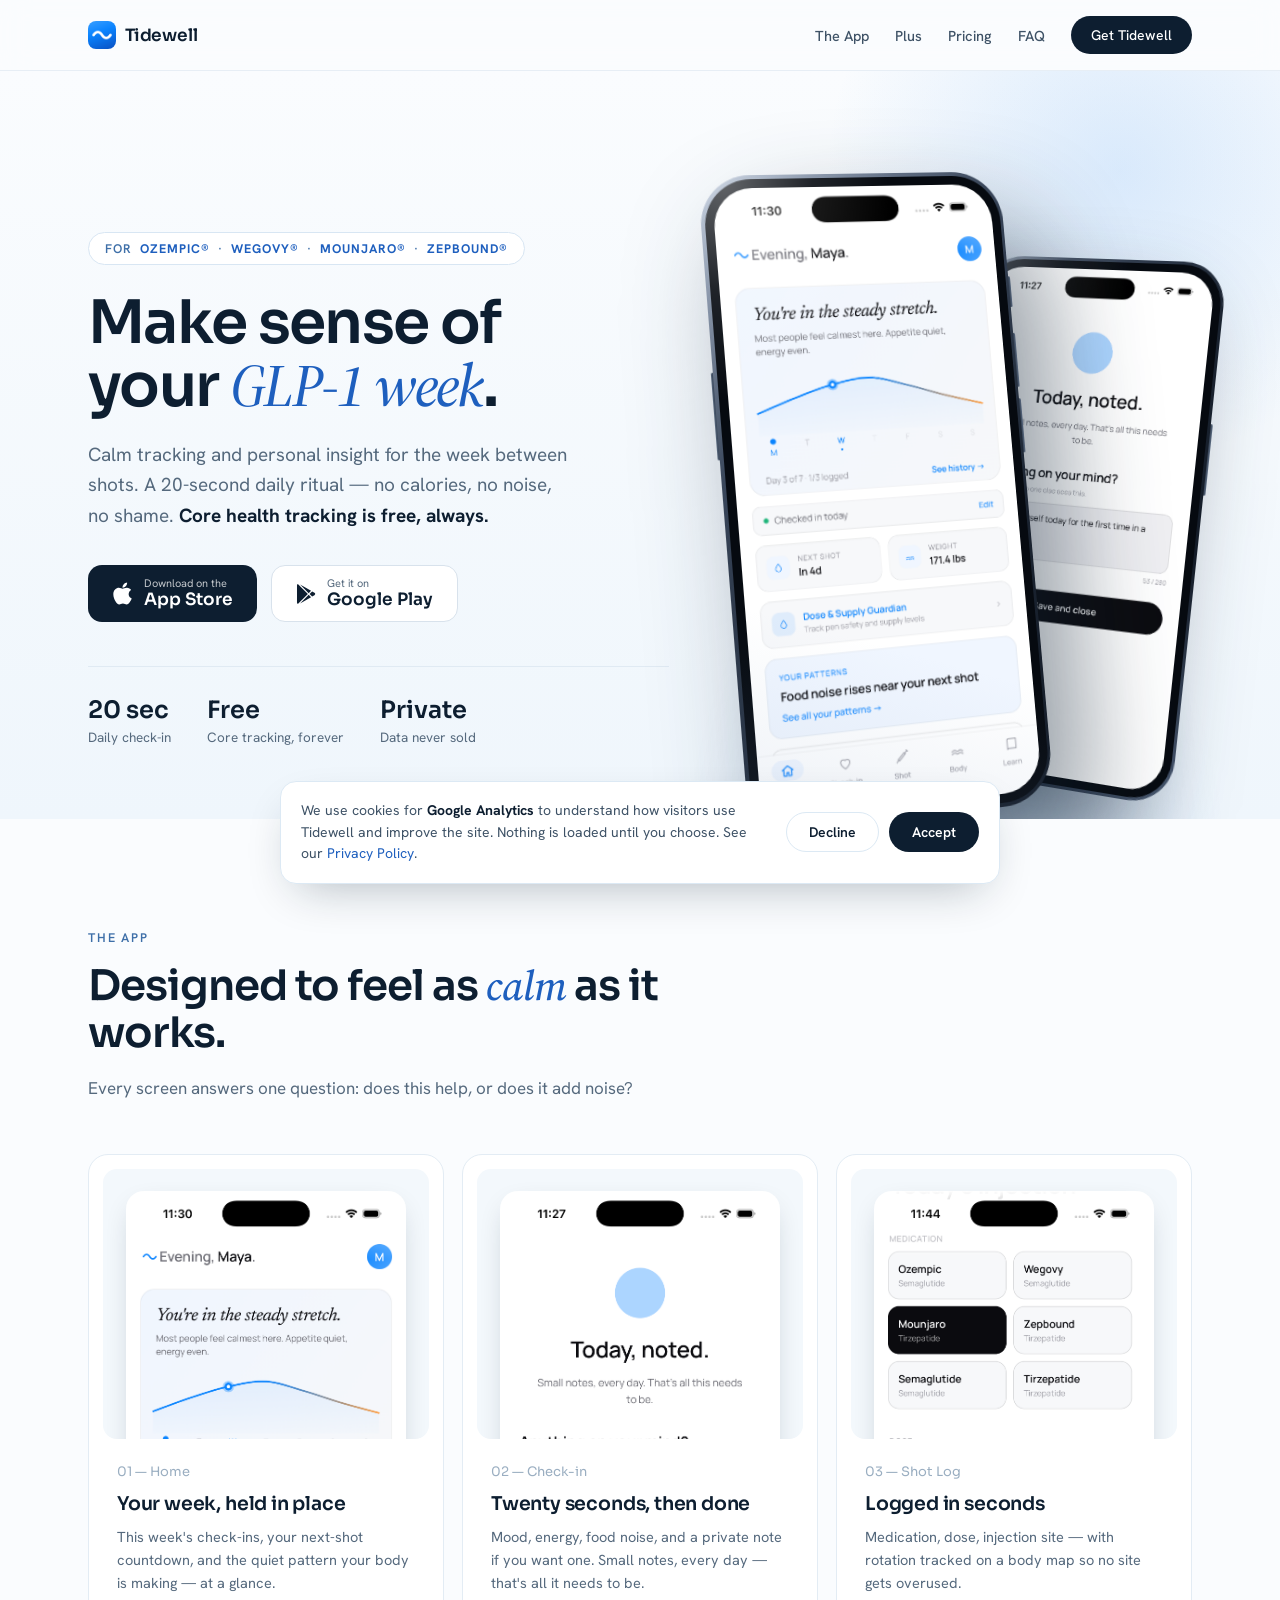
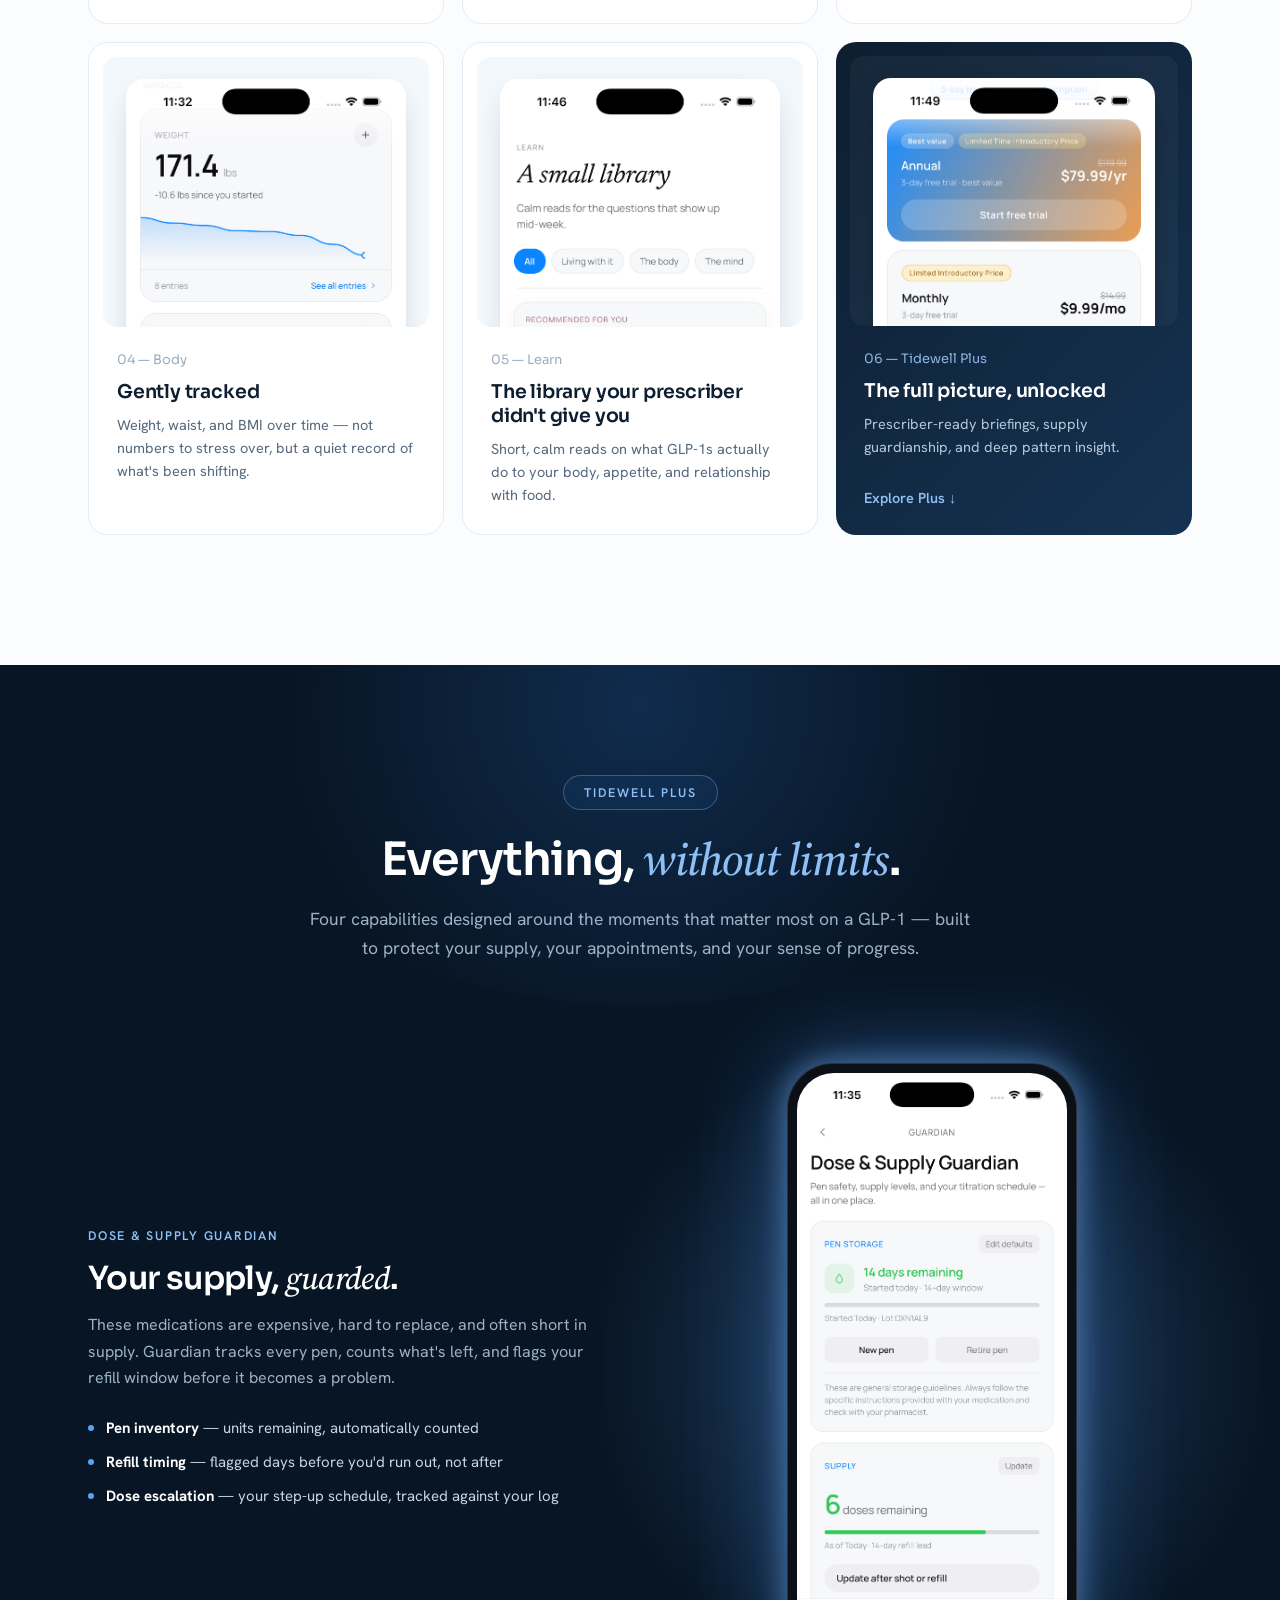
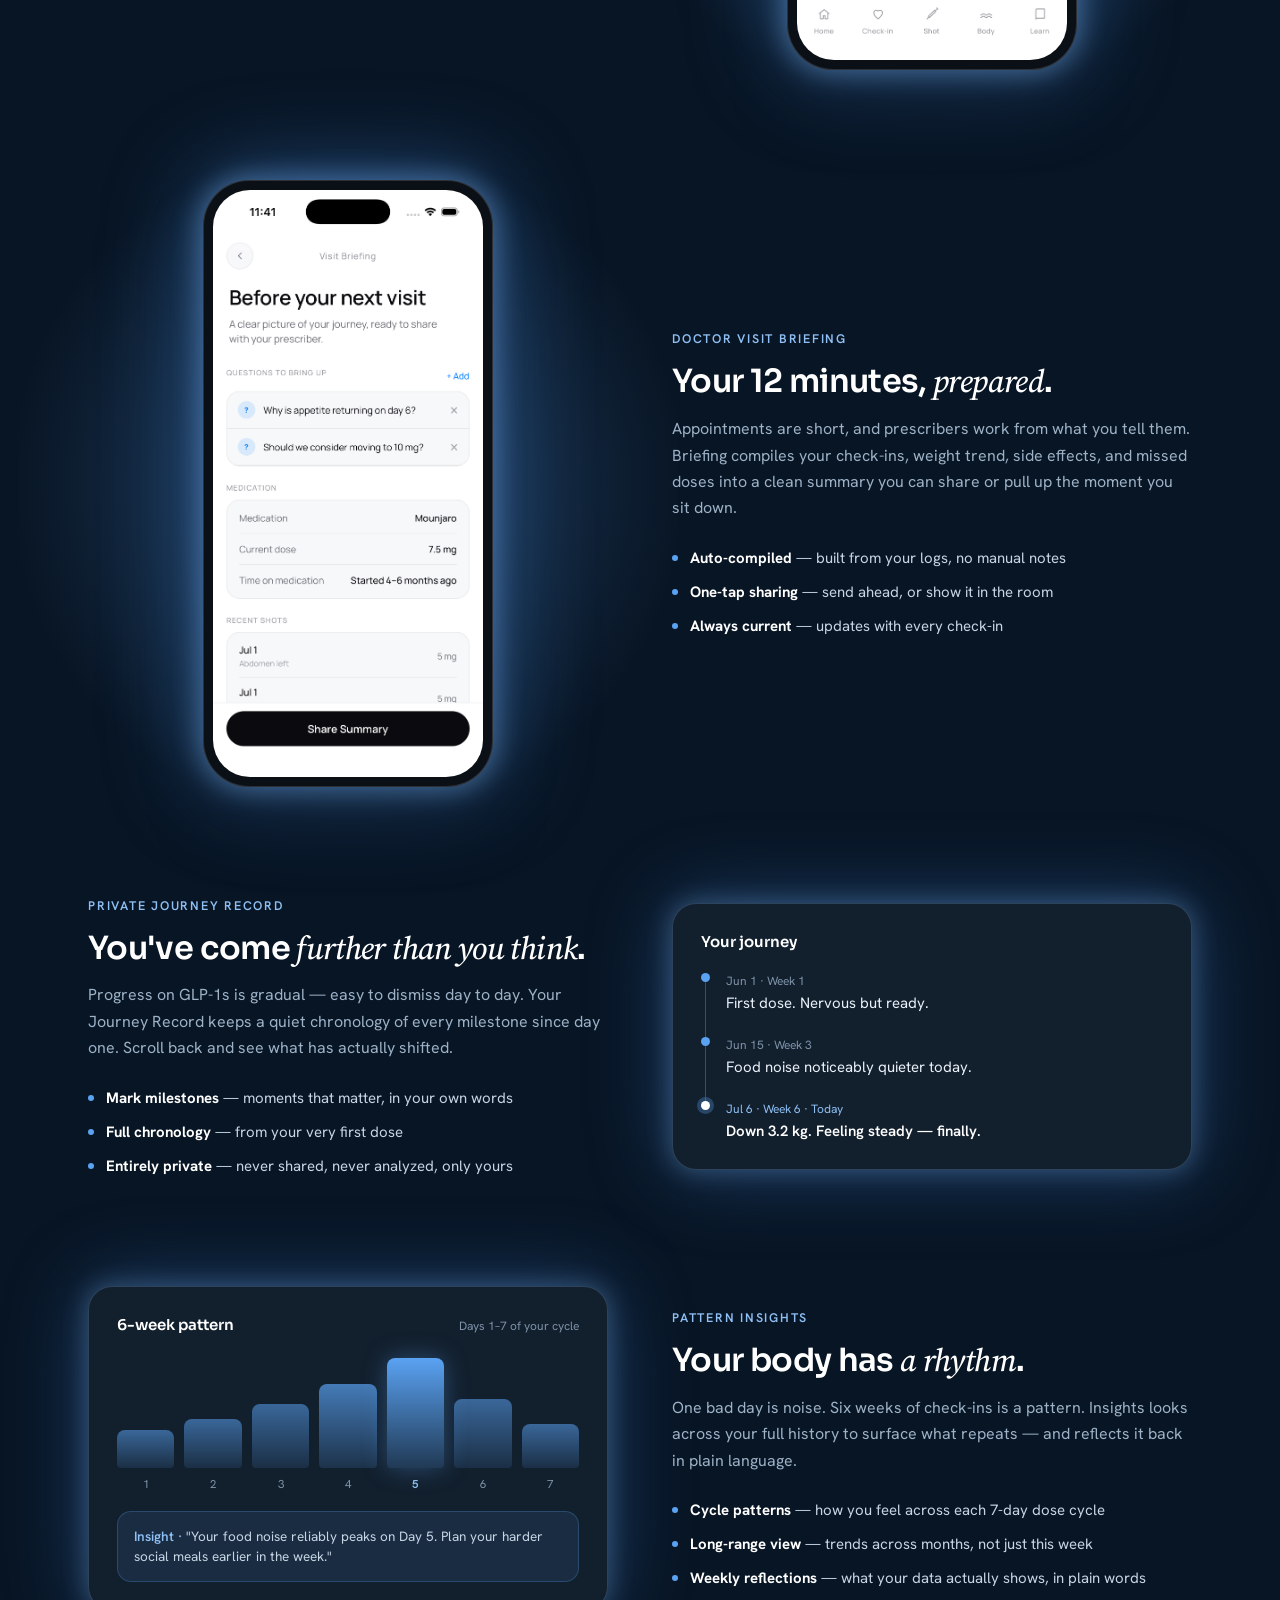
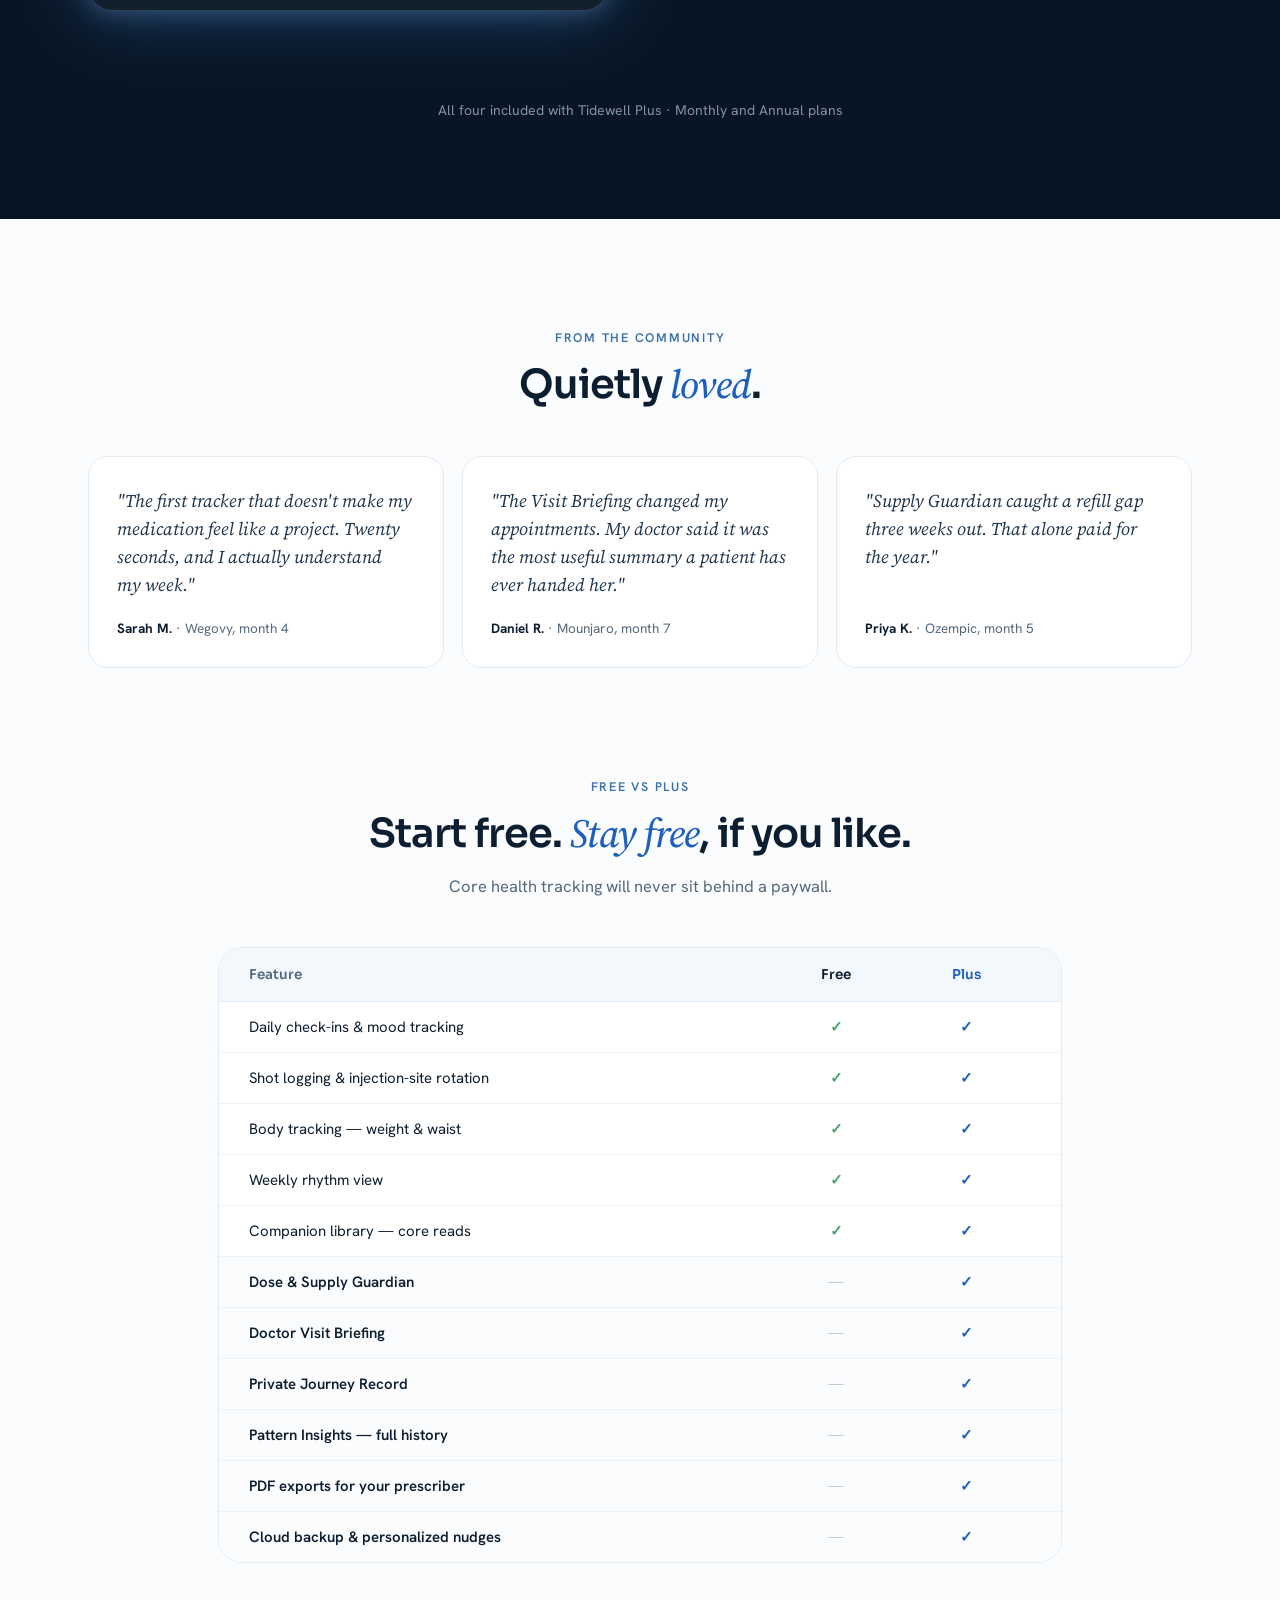
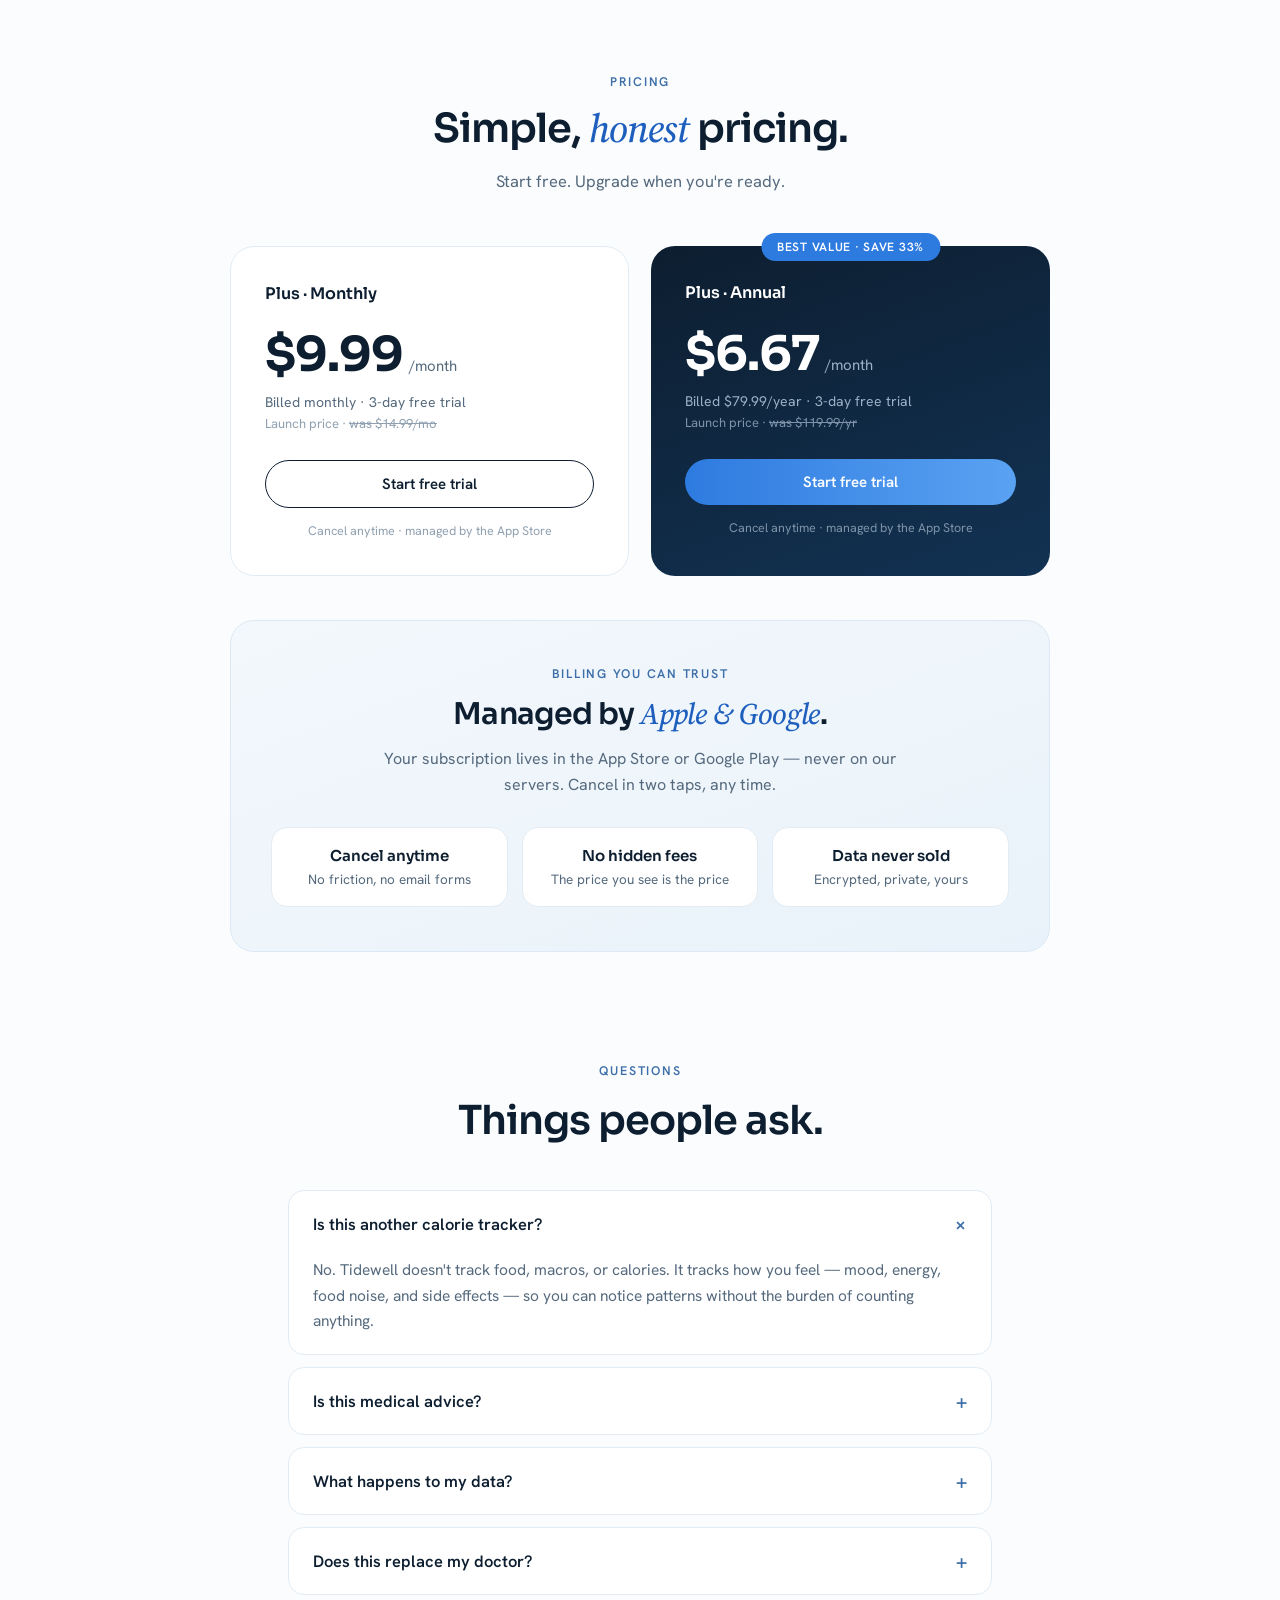
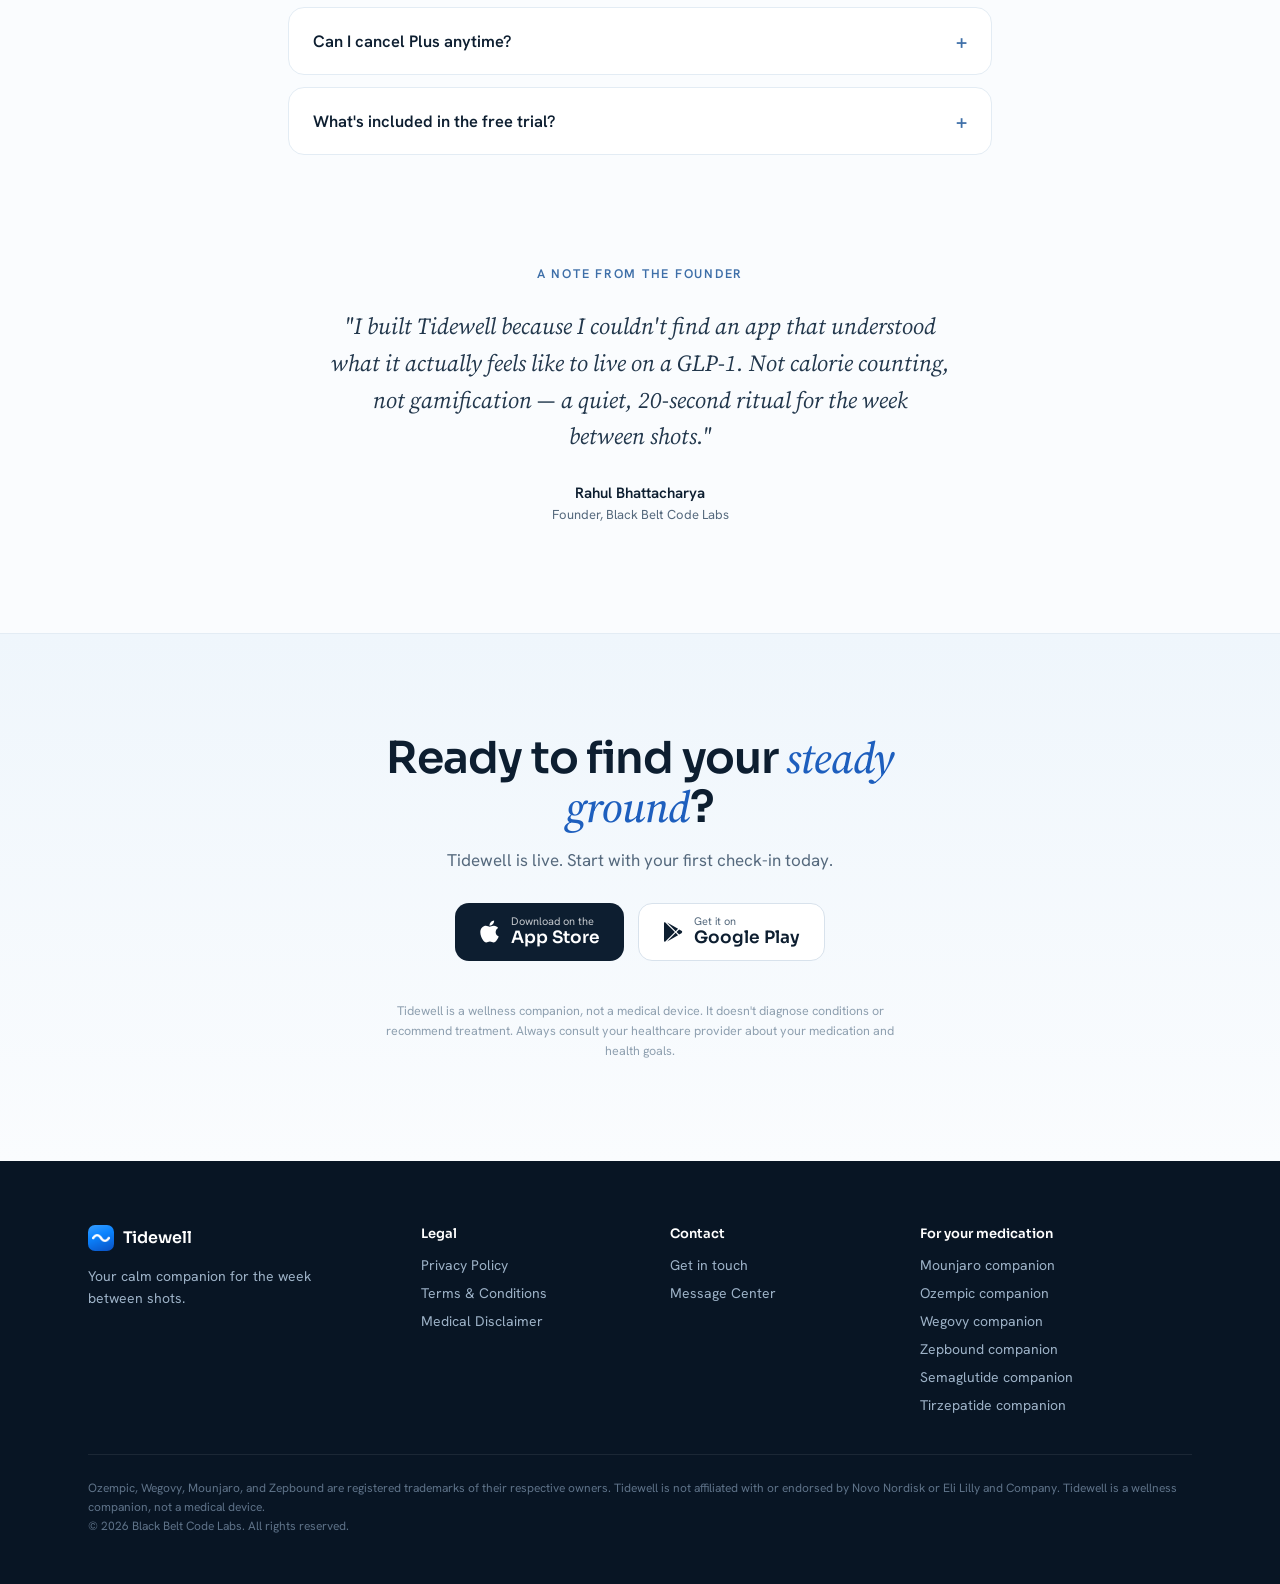
<file: index.html>
<!DOCTYPE html>
<html lang="en">
<head>
  <!-- Analytics: loaded only after cookie consent (see /js/consent.js) -->
  <script src="/js/consent.js" defer></script>
  <meta charset="UTF-8">
  <meta name="viewport" content="width=device-width, initial-scale=1.0">
  <title>Tidewell — Your calm companion for the week between shots</title>
  <meta name="description" content="Track your shots, notice your week, and find steady ground between doses — without the noise or the shame.">
  <meta property="og:title" content="Tidewell — Your calm companion for the week between shots">
  <meta property="og:description" content="Track your shots, notice your week, and find steady ground between doses — without the noise or the shame.">
  <meta property="og:type" content="website">
  <meta property="og:url" content="https://tidewellapp.com">
  <meta name="twitter:card" content="summary_large_image">
  <link rel="icon" href="assets/favicon.png" type="image/png">
  <link rel="apple-touch-icon" href="assets/icon.png">
  <link rel="canonical" href="https://tidewellapp.com">
  <link rel="preconnect" href="https://fonts.googleapis.com">
  <link href="https://fonts.googleapis.com/css2?family=Sora:wght@500;600;700&family=Hanken+Grotesk:ital,wght@0,400;0,500;0,600;1,400&family=Source+Serif+4:ital,opsz,wght@1,8..60,500&display=swap" rel="stylesheet">
  <style>
    html { scroll-behavior: smooth; }
    * { box-sizing: border-box; }
    body { margin:0; background:#FAFCFE; color:#0D1E30; font-family:'Hanken Grotesk',sans-serif; -webkit-font-smoothing:antialiased; overflow-x:hidden; }
    a { color:#2E7BE0; text-decoration:none; }
    a:hover { color:#1E5FBE; }
    img { max-width:100%; }

    @keyframes twFloat { 0%,100% { transform:translateY(0); } 50% { transform:translateY(-14px); } }
    @keyframes twGlow  { 0%,100% { opacity:.55; } 50% { opacity:.85; } }
    @keyframes priceGlow { 0%,100% { box-shadow:0 30px 60px -30px rgba(13,30,48,.55), 0 0 0 1px rgba(90,162,242,.18), 0 0 44px -10px rgba(46,123,224,.42); } 50% { box-shadow:0 30px 60px -30px rgba(13,30,48,.55), 0 0 0 1px rgba(90,162,242,.34), 0 0 74px -6px rgba(46,123,224,.72); } }
    @keyframes priceBadgePulse { 0%,100% { box-shadow:0 0 0 0 rgba(46,123,224,.55); } 70% { box-shadow:0 0 0 12px rgba(46,123,224,0); } }
    @keyframes priceGradient { 0% { background-position:0% 50%; } 100% { background-position:200% 50%; } }

    .eyebrow { font-size:12.5px; font-weight:600; letter-spacing:.14em; text-transform:uppercase; color:#3E6FA8; }

    /* ── Nav ── */
    .nav { position:sticky; top:0; z-index:50; backdrop-filter:blur(14px); -webkit-backdrop-filter:blur(14px); background:rgba(250,252,254,.82); border-bottom:1px solid #E7EEF5; transition:box-shadow .3s; }
    .nav.scrolled { box-shadow:0 1px 12px rgba(13,30,48,.06); }
    .nav-inner { max-width:1160px; margin:0 auto; display:flex; align-items:center; gap:32px; padding:16px 28px; }
    .nav-brand { display:flex; align-items:center; gap:9px; color:#0D1E30; }
    .nav-brand img { width:28px; height:28px; border-radius:8px; display:block; }
    .nav-brand span { font-family:Sora,sans-serif; font-weight:600; font-size:17px; letter-spacing:-.01em; }
    .nav-links { display:flex; gap:26px; margin-left:auto; align-items:center; font-size:14.5px; font-weight:500; }
    .nav-links a { color:#3E5266; }
    .nav-links a:hover { color:#0D1E30; }
    .nav-links a.nav-cta { background:#0D1E30; color:#fff; padding:10px 20px; border-radius:100px; font-size:14px; transition:background .3s; }
    .nav-links a.nav-cta:hover { background:#1E5FBE; }
    .nav-hamburger { display:none; margin-left:auto; background:none; border:none; cursor:pointer; padding:8px; flex-direction:column; gap:5px; }
    .nav-hamburger span { display:block; width:22px; height:2px; background:#0D1E30; border-radius:2px; }
    .mobile-menu { display:none; position:fixed; inset:61px 0 0 0; z-index:49; background:#FAFCFE; padding:28px; flex-direction:column; gap:22px; font-size:18px; font-weight:500; }
    .mobile-menu.open { display:flex; }
    .mobile-menu a { color:#3E5266; }

    /* ── Store badges ── */
    .store-badge { display:flex; flex-direction:column; justify-content:center; border-radius:14px; padding:11px 24px; line-height:1.2; text-align:left; transition:background .3s,border-color .3s; }
    .store-badge .sb-row { display:flex; align-items:center; gap:11px; }
    .store-badge .sb-text { display:flex; flex-direction:column; }
    .store-badge .sb-sup { font-size:11px; }
    .store-badge .sb-name { font-family:Sora,sans-serif; font-size:17px; font-weight:600; }
    .store-badge.sb-ios { background:#0D1E30; color:#fff; }
    .store-badge.sb-ios:hover { background:#1E5FBE; color:#fff; }
    .store-badge.sb-ios .sb-sup { opacity:.75; }
    .store-badge.sb-android { background:#fff; color:#0D1E30; border:1px solid #D8E2EC; }
    .store-badge.sb-android:hover { border-color:#1E5FBE; color:#0D1E30; }
    .store-badge.sb-android .sb-sup { color:#55697D; }

    /* ── Hero ── */
    .hero { position:relative; overflow:hidden; background:linear-gradient(180deg,#FAFCFE 0%,#EFF6FC 100%); }
    .hero-glow { position:absolute; top:-220px; right:-160px; width:640px; height:640px; border-radius:50%; background:radial-gradient(circle,rgba(90,162,242,.20),rgba(90,162,242,0) 65%); animation:twGlow 9s ease-in-out infinite; }
    .hero-grid { max-width:1160px; margin:0 auto; padding:88px 28px 0; display:grid; grid-template-columns:1.1fr .9fr; gap:48px; align-items:center; position:relative; }
    .hero-pill { display:inline-flex; align-items:center; gap:8px; border:1px solid #D8E6F3; background:#fff; border-radius:100px; padding:7px 16px; font-size:12.5px; font-weight:600; letter-spacing:.08em; text-transform:uppercase; color:#3E6FA8; max-width:100%; }
    .hero-pill .brand { font-weight:700; color:#1E5FBE; }
    .hero h1 { font-family:Sora,sans-serif; font-weight:600; font-size:60px; line-height:1.06; letter-spacing:-.028em; margin:26px 0 0; text-wrap:balance; }
    .hero h1 em { font-family:'Source Serif 4',serif; font-style:italic; font-weight:500; color:#1E5FBE; }
    .hero-sub { font-size:19px; line-height:1.6; color:#55697D; margin:22px 0 0; max-width:480px; text-wrap:pretty; }
    .hero-sub strong { color:#0D1E30; }
    .hero-badges { display:flex; gap:14px; margin-top:34px; flex-wrap:wrap; }
    .hero-stats { display:flex; gap:36px; margin-top:44px; padding-top:28px; border-top:1px solid #E0EAF3; }
    .hero-stats .hs-num { font-family:Sora,sans-serif; font-weight:600; font-size:24px; }
    .hero-stats .hs-label { font-size:13.5px; color:#55697D; margin-top:3px; }

    /* ── Hero 3D phones ── */
    .phone-stage { position:relative; height:660px; perspective:1600px; }
    .phone-floor { position:absolute; inset:auto -40px -80px -40px; height:440px; background:radial-gradient(ellipse at 50% 100%,rgba(46,123,224,.18),rgba(46,123,224,0) 70%); }
    .phone-back { position:absolute; right:-10px; top:96px; width:256px; transform:rotateY(-22deg) rotateX(5deg) rotateZ(5deg); transform-style:preserve-3d; z-index:1; }
    .phone-back .phone-float { animation:twFloat 9s ease-in-out infinite; animation-delay:-3s; position:relative; filter:drop-shadow(-28px 44px 44px rgba(13,30,48,.4)); }
    .phone-front { position:absolute; left:6px; top:10px; width:312px; transform:rotateY(16deg) rotateX(4deg) rotateZ(-4deg); transform-style:preserve-3d; z-index:2; }
    .phone-front .phone-float { animation:twFloat 7s ease-in-out infinite; position:relative; filter:drop-shadow(36px 56px 56px rgba(13,30,48,.45)); }
    .phone-btn { position:absolute; width:3px; border-radius:2px; }
    .phone-btn.left  { left:-2px; background:linear-gradient(90deg,#5A6B82,#242E3D); }
    .phone-btn.right { right:-2px; background:linear-gradient(90deg,#242E3D,#5A6B82); }
    .phone-back .frame { background:linear-gradient(135deg,#8C9CB2 0%,#39465A 12%,#1A2330 40%,#141C28 70%,#4A5A72 100%); border-radius:44px; padding:3px; position:relative; }
    .phone-back .screen { background:#060A10; border-radius:41px; padding:8px; }
    .phone-back .screen img { display:block; width:100%; border-radius:34px; }
    .phone-back .shine { position:absolute; inset:0; border-radius:44px; background:radial-gradient(130% 80% at 0% 0%,rgba(255,255,255,.34) 0%,rgba(255,255,255,.08) 26%,rgba(255,255,255,0) 48%); pointer-events:none; }
    .phone-front .frame { background:linear-gradient(315deg,#141C28 0%,#1A2330 30%,#39465A 68%,#9DACC2 96%,#C9D6E6 100%); border-radius:52px; padding:3.5px; position:relative; }
    .phone-front .screen { background:#060A10; border-radius:48.5px; padding:9px; }
    .phone-front .screen img { display:block; width:100%; border-radius:40px; }
    .phone-front .shine { position:absolute; inset:0; border-radius:52px; background:radial-gradient(120% 75% at 8% 0%,rgba(255,255,255,.38) 0%,rgba(255,255,255,.10) 24%,rgba(255,255,255,0) 46%); pointer-events:none; }
    .phone-front .shade { position:absolute; inset:0; border-radius:52px; background:linear-gradient(200deg,rgba(255,255,255,0) 70%,rgba(120,150,190,.14) 100%); pointer-events:none; }

    /* ── Section headers ── */
    .sec-h2 { font-family:Sora,sans-serif; font-weight:600; letter-spacing:-.025em; line-height:1.12; margin:16px 0 0; }
    .sec-h2 em { font-family:'Source Serif 4',serif; font-style:italic; font-weight:500; color:#1E5FBE; }

    /* ── The App ── */
    .app-section { max-width:1160px; margin:0 auto; padding:110px 28px 40px; }
    .app-head { max-width:640px; }
    .app-head h2 { font-size:42px; }
    .app-head p { font-size:17px; line-height:1.65; color:#55697D; margin:18px 0 0; text-wrap:pretty; }
    .app-grid { display:grid; grid-template-columns:repeat(3,1fr); gap:18px; margin-top:52px; }
    .app-card { background:#fff; border:1px solid #E3ECF4; border-radius:20px; padding:14px 14px 28px; transition:transform .5s cubic-bezier(.2,.6,.2,1),box-shadow .5s,border-color .5s; display:flex; flex-direction:column; }
    .app-card:hover { border-color:#B9D3EE; box-shadow:0 26px 54px -24px rgba(13,30,48,.32); transform:translateY(-6px); }
    .app-card .shot-window { border-radius:14px; overflow:hidden; height:270px; background:#F3F8FC; }
    .app-card .shot-window img { display:block; width:86%; margin:22px auto 0; border-radius:18px; box-shadow:0 10px 30px -12px rgba(13,30,48,.3); transition:transform .7s cubic-bezier(.2,.6,.2,1); }
    .app-card:hover .shot-window img { transform:scale(1.05) translateY(-8px); }
    .app-card .card-body { padding:24px 14px 0; }
    .app-card .card-index { font-family:Sora,sans-serif; font-size:13px; color:#9AAEC1; }
    .app-card h3 { font-family:Sora,sans-serif; font-weight:600; font-size:19px; margin:12px 0 9px; letter-spacing:-.01em; }
    .app-card p { font-size:14.5px; line-height:1.6; color:#55697D; margin:0; text-wrap:pretty; }
    .app-card.dark { background:linear-gradient(135deg,#0D1E30,#153252); border:none; color:#fff; }
    .app-card.dark .shot-window { background:rgba(255,255,255,.04); }
    .app-card.dark .shot-window img { box-shadow:0 10px 30px -12px rgba(0,0,0,.5); }
    .app-card.dark .card-body { display:flex; flex-direction:column; flex:1; }
    .app-card.dark .card-index { color:#8FB4E0; }
    .app-card.dark p { color:#B6C8DB; }
    .app-card.dark .card-link { color:#8FC0F5; font-weight:600; font-size:14.5px; margin-top:auto; padding-top:16px; }
    .app-card.dark .card-link:hover { color:#fff; }

    /* ── Tidewell Plus ── */
    .plus-section { margin-top:90px; background:#081524; color:#E9F1F9; position:relative; overflow:hidden; }
    .plus-glow { position:absolute; top:-260px; left:50%; transform:translateX(-50%); width:900px; height:600px; border-radius:50%; background:radial-gradient(circle,rgba(46,123,224,.22),rgba(46,123,224,0) 65%); animation:twGlow 10s ease-in-out infinite; }
    .plus-inner { max-width:1160px; margin:0 auto; padding:110px 28px 100px; position:relative; }
    .plus-intro { text-align:center; max-width:660px; margin:0 auto; }
    .plus-pill { display:inline-flex; align-items:center; gap:10px; border:1px solid rgba(143,180,224,.35); border-radius:100px; padding:8px 20px; font-size:12.5px; font-weight:600; letter-spacing:.16em; text-transform:uppercase; color:#8FC0F5; background:rgba(46,123,224,.08); }
    .plus-intro h2 { font-family:Sora,sans-serif; font-weight:600; font-size:46px; letter-spacing:-.025em; line-height:1.1; margin:24px 0 0; color:#fff; }
    .plus-intro h2 em, .plus-row h3 em { font-family:'Source Serif 4',serif; font-style:italic; font-weight:500; }
    .plus-intro h2 em { color:#8FC0F5; }
    .plus-intro p { font-size:17.5px; line-height:1.65; color:#9DB2C7; margin:20px 0 0; text-wrap:pretty; }
    .plus-row { display:grid; grid-template-columns:1fr 1fr; gap:64px; align-items:center; margin-top:110px; }
    .plus-row.first { margin-top:100px; }
    .plus-row .p-eyebrow { font-size:12.5px; font-weight:600; letter-spacing:.14em; text-transform:uppercase; color:#8FC0F5; }
    .plus-row h3 { font-family:Sora,sans-serif; font-weight:600; font-size:32px; letter-spacing:-.02em; line-height:1.15; margin:16px 0 0; color:#fff; }
    .plus-row .p-copy { font-size:16px; line-height:1.65; color:#9DB2C7; margin:16px 0 0; text-wrap:pretty; }
    .plus-bullets { display:flex; flex-direction:column; gap:14px; margin-top:26px; }
    .plus-bullets .pb { display:flex; gap:12px; align-items:baseline; }
    .plus-bullets .pb-dot { width:6px; height:6px; border-radius:50%; background:#5AA2F2; flex:none; transform:translateY(-2px); }
    .plus-bullets .pb span:last-child { font-size:15px; color:#C6D5E4; }
    .plus-bullets strong { color:#fff; }
    .plus-row.rev > .plus-text { order:2; }
    .plus-row.rev > .plus-visual { order:1; }
    .plus-phone-wrap { display:flex; justify-content:center; position:relative; }
    .plus-phone-glow { position:absolute; inset:-70px; background:radial-gradient(circle,rgba(90,162,242,.32),rgba(90,162,242,0) 68%); animation:twGlow 7s ease-in-out infinite; }
    .plus-phone { width:290px; background:#0B0F16; border-radius:46px; padding:10px; box-shadow:0 0 90px 10px rgba(72,145,235,.38),0 0 28px 3px rgba(140,195,255,.45),0 40px 80px -30px rgba(0,0,0,.7),0 0 0 1px rgba(255,255,255,.14) inset; position:relative; }
    .plus-phone img { display:block; width:100%; border-radius:37px; }
    .glass-card { background:rgba(255,255,255,.045); border:1px solid rgba(140,195,255,.22); border-radius:24px; padding:28px; box-shadow:0 0 80px 8px rgba(72,145,235,.28),0 0 24px 2px rgba(140,195,255,.30); }
    .glass-title { font-family:Sora,sans-serif; font-weight:600; font-size:15px; color:#fff; }
    .journey-item { display:flex; gap:16px; }
    .journey-rail { display:flex; flex-direction:column; align-items:center; }
    .journey-dot { width:9px; height:9px; border-radius:50%; background:#5AA2F2; flex:none; }
    .journey-dot.now { background:#fff; box-shadow:0 0 0 4px rgba(90,162,242,.3); }
    .journey-line { width:1px; flex:1; background:rgba(143,192,245,.3); }
    .journey-date { font-size:12px; color:#7E93A9; }
    .journey-note { font-size:15px; color:#E9F1F9; margin-top:4px; }
    .chart-bars { margin-top:24px; display:flex; align-items:flex-end; gap:10px; height:110px; }
    .chart-bars .bar { flex:1; border-radius:8px 8px 4px 4px; background:linear-gradient(180deg,rgba(90,162,242,.55),rgba(90,162,242,.12)); }
    .chart-bars .bar.b4 { background:linear-gradient(180deg,rgba(90,162,242,.7),rgba(90,162,242,.15)); }
    .chart-bars .bar.peak { background:linear-gradient(180deg,#5AA2F2,rgba(90,162,242,.2)); box-shadow:0 0 24px rgba(90,162,242,.35); }
    .chart-labels { display:flex; gap:10px; margin-top:8px; }
    .chart-labels span { flex:1; text-align:center; font-size:11.5px; color:#7E93A9; }
    .chart-labels span.hl { color:#8FC0F5; font-weight:600; }
    .chart-insight { margin-top:20px; background:rgba(90,162,242,.1); border:1px solid rgba(90,162,242,.25); border-radius:14px; padding:14px 16px; font-size:13.5px; line-height:1.55; color:#C6D5E4; }
    .chart-insight .tag { color:#8FC0F5; font-weight:600; }
    .plus-footnote { text-align:center; margin-top:90px; font-size:14px; color:#7E93A9; }

    /* ── Testimonials ── */
    .testi-section { max-width:1160px; margin:0 auto; padding:110px 28px 0; }
    .testi-head { text-align:center; max-width:560px; margin:0 auto; }
    .testi-head h2 { font-size:40px; }
    .testi-grid { display:grid; grid-template-columns:repeat(3,1fr); gap:18px; margin-top:48px; }
    .testi-grid figure { margin:0; background:#fff; border:1px solid #E3ECF4; border-radius:20px; padding:30px 28px; display:flex; flex-direction:column; gap:20px; }
    .testi-grid blockquote { margin:0; font-family:'Source Serif 4',serif; font-style:italic; font-size:18px; line-height:1.55; color:#22374C; text-wrap:pretty; }
    .testi-grid figcaption { font-size:13.5px; color:#55697D; margin-top:auto; }
    .testi-grid figcaption strong { color:#0D1E30; }

    /* ── Free vs Plus ── */
    .compare-section { max-width:900px; margin:0 auto; padding:110px 28px 0; }
    .compare-head { text-align:center; max-width:560px; margin:0 auto 48px; }
    .compare-head h2 { font-size:40px; }
    .compare-head p { font-size:16.5px; line-height:1.6; color:#55697D; margin:16px 0 0; }
    .compare-card { background:#fff; border:1px solid #E3ECF4; border-radius:24px; overflow:hidden; }
    .cmp-row { display:grid; grid-template-columns:1fr 130px 130px; padding:15px 30px; border-bottom:1px solid #EEF3F8; font-size:15px; align-items:center; }
    .cmp-row.head { padding:18px 30px; background:#F3F8FC; border-bottom:1px solid #E3ECF4; font-family:Sora,sans-serif; font-weight:600; font-size:13.5px; }
    .cmp-row.head .c-feature { color:#55697D; }
    .cmp-row.head .c-plus { color:#1E5FBE; }
    .cmp-row .c-free, .cmp-row .c-plus { text-align:center; }
    .cmp-row .yes-free { color:#4CA36F; font-weight:600; }
    .cmp-row .yes-plus { color:#1E5FBE; font-weight:600; }
    .cmp-row .no { color:#B9C6D2; }
    .cmp-row.plus-only { background:#FAFCFE; }
    .cmp-row.plus-only .c-feature { font-weight:600; }
    .cmp-row.last { border-bottom:none; }

    /* ── Pricing ── */
    .pricing-section { max-width:1160px; margin:0 auto; padding:110px 28px 0; }
    .pricing-head { text-align:center; max-width:560px; margin:0 auto; }
    .pricing-head h2 { font-size:40px; }
    .pricing-head p { font-size:16.5px; line-height:1.6; color:#55697D; margin:16px 0 0; }
    .pricing-grid { display:grid; grid-template-columns:1fr 1fr; gap:22px; max-width:820px; margin:52px auto 0; }
    .price-card { border-radius:24px; padding:36px 34px; display:flex; flex-direction:column; transition:transform .5s cubic-bezier(.2,.6,.2,1),box-shadow .5s,border-color .5s; }
    .price-card.light { background:#fff; border:1px solid #E3ECF4; }
    .price-card.light:hover { transform:translateY(-6px); border-color:#B9D3EE; box-shadow:0 26px 54px -26px rgba(13,30,48,.35), 0 0 40px -14px rgba(46,123,224,.4); }
    .price-card.dark { position:relative; background:linear-gradient(160deg,#0D1E30,#123253); color:#fff; animation:priceGlow 5s ease-in-out infinite; }
    .price-card.dark:hover { transform:translateY(-8px) scale(1.015); animation-play-state:paused; box-shadow:0 46px 88px -30px rgba(13,30,48,.65), 0 0 0 1px rgba(90,162,242,.42), 0 0 96px -6px rgba(46,123,224,.85); }
    .price-badge { position:absolute; top:-13px; left:50%; transform:translateX(-50%); background:#2E7BE0; color:#fff; font-size:12px; font-weight:600; letter-spacing:.06em; padding:6px 16px; border-radius:100px; white-space:nowrap; animation:priceBadgePulse 2.6s ease-out infinite; }
    .price-name { font-family:Sora,sans-serif; font-weight:600; font-size:16px; }
    .price-amount { display:flex; align-items:baseline; gap:6px; margin-top:20px; }
    .price-amount .num { font-family:Sora,sans-serif; font-weight:700; font-size:48px; letter-spacing:-.02em; }
    .price-amount .per { font-size:15px; color:#55697D; }
    .price-card.dark .price-amount .per { color:#9DB2C7; }
    .price-sub { font-size:14px; color:#55697D; margin-top:8px; }
    .price-card.dark .price-sub { color:#9DB2C7; }
    .price-launch { font-size:13px; color:#8FA0B0; margin-top:4px; }
    .price-card.dark .price-launch { color:#7E93A9; }
    .price-cta { margin-top:28px; text-align:center; border-radius:100px; padding:13px; font-weight:600; font-size:15px; transition:background .3s,color .3s; }
    .price-cta.outline { border:1.5px solid #0D1E30; color:#0D1E30; }
    .price-cta.outline:hover { background:#0D1E30; color:#fff; }
    .price-cta.fill { background:linear-gradient(90deg,#2E7BE0,#5AA2F2,#2E7BE0); background-size:200% 100%; color:#fff; animation:priceGradient 3s linear infinite; }
    .price-cta.fill:hover { animation-duration:1.1s; color:#fff; }
    @media (prefers-reduced-motion: reduce) { .price-card.dark, .price-badge, .price-cta.fill { animation: none; } }
    .price-note { font-size:12.5px; color:#8FA0B0; text-align:center; margin-top:14px; }
    .price-card.dark .price-note { color:#7E93A9; }

    /* ── Billing trust ── */
    .trust-card { max-width:820px; margin:44px auto 0; background:linear-gradient(160deg,#F3F8FC,#E9F2FA); border:1px solid #DCE9F4; border-radius:24px; padding:44px 40px; text-align:center; }
    .trust-title { font-family:Sora,sans-serif; font-weight:600; font-size:30px; letter-spacing:-.02em; line-height:1.2; margin-top:14px; }
    .trust-title em { font-family:'Source Serif 4',serif; font-style:italic; font-weight:500; color:#1E5FBE; }
    .trust-card > p { font-size:16px; line-height:1.6; color:#55697D; margin:14px auto 0; max-width:520px; text-wrap:pretty; }
    .trust-minis { display:grid; grid-template-columns:repeat(3,1fr); gap:14px; margin-top:30px; }
    .trust-mini { background:#fff; border:1px solid #E3ECF4; border-radius:16px; padding:18px 16px; transition:transform .45s cubic-bezier(.2,.6,.2,1),box-shadow .45s,border-color .45s; }
    .trust-mini:hover { transform:translateY(-5px); border-color:#B9D3EE; box-shadow:0 18px 36px -20px rgba(13,30,48,.3); }
    .trust-mini .tm-title { font-family:Sora,sans-serif; font-weight:600; font-size:15px; }
    .trust-mini .tm-sub { font-size:13.5px; color:#55697D; margin-top:5px; }

    /* ── FAQ ── */
    .faq-section { max-width:760px; margin:0 auto; padding:110px 28px 0; }
    .faq-head { text-align:center; }
    .faq-head h2 { font-family:Sora,sans-serif; font-weight:600; font-size:40px; letter-spacing:-.025em; margin:16px 0 0; }
    .fq-list { margin-top:44px; display:flex; flex-direction:column; gap:12px; }
    .fq-item { background:#fff; border:1px solid #E3ECF4; border-radius:16px; overflow:hidden; }
    .fq-q { display:flex; width:100%; justify-content:space-between; align-items:center; gap:16px; background:none; border:none; cursor:pointer; padding:20px 24px; font-family:'Hanken Grotesk',sans-serif; font-size:16.5px; font-weight:600; color:#0D1E30; text-align:left; }
    .fq-q .fq-icon { font-size:20px; color:#3E6FA8; transition:transform .3s; flex:none; }
    .fq-item.open .fq-icon { transform:rotate(45deg); }
    .fq-a { display:none; padding:0 24px 20px; font-size:15.5px; line-height:1.65; color:#55697D; }
    .fq-item.open .fq-a { display:block; }

    /* ── Founder ── */
    .founder-section { max-width:680px; margin:0 auto; padding:110px 28px 0; text-align:center; }
    .founder-quote { font-family:'Source Serif 4',serif; font-style:italic; font-size:23px; line-height:1.6; color:#22374C; margin:26px 0 0; text-wrap:pretty; }
    .founder-name { font-weight:600; font-size:15px; margin-top:28px; }
    .founder-role { font-size:13px; color:#55697D; margin-top:3px; }

    /* ── Final CTA ── */
    .cta-section { margin-top:110px; background:linear-gradient(180deg,#EFF6FC,#FAFCFE); border-top:1px solid #E3ECF4; }
    .cta-inner { max-width:680px; margin:0 auto; padding:100px 28px; text-align:center; }
    .cta-inner h2 { font-family:Sora,sans-serif; font-weight:600; font-size:44px; letter-spacing:-.025em; line-height:1.1; margin:0; }
    .cta-inner h2 em { font-family:'Source Serif 4',serif; font-style:italic; font-weight:500; color:#1E5FBE; }
    .cta-inner .cta-sub { font-size:17px; color:#55697D; margin:18px 0 0; }
    .cta-badges { display:flex; gap:14px; justify-content:center; margin-top:32px; flex-wrap:wrap; }
    .cta-disclaimer { font-size:12.5px; line-height:1.6; color:#8FA0B0; margin:40px auto 0; max-width:520px; }

    /* ── Footer ── */
    .footer { background:#081524; color:#9DB2C7; }
    .footer a { color:#9DB2C7; }
    .footer a:hover { color:#fff; }
    .footer-grid { max-width:1160px; margin:0 auto; padding:64px 28px 40px; display:grid; grid-template-columns:1.4fr 1fr 1fr 1.3fr; gap:40px; }
    .footer-brand { display:flex; align-items:center; gap:9px; color:#fff; }
    .footer-brand img { width:26px; height:26px; border-radius:7px; display:block; }
    .footer-brand span { font-family:Sora,sans-serif; font-weight:600; font-size:16px; }
    .footer-tagline { font-size:14px; line-height:1.6; margin:14px 0 0; max-width:240px; }
    .footer-col { display:flex; flex-direction:column; gap:10px; font-size:14px; }
    .footer-col .fc-title { font-family:Sora,sans-serif; font-weight:600; font-size:13px; color:#fff; margin-bottom:4px; }
    .footer-legal { max-width:1160px; margin:0 auto; padding:0 28px 48px; }
    .footer-legal p { font-size:12px; line-height:1.6; color:#5E7288; border-top:1px solid rgba(255,255,255,.08); padding-top:24px; margin:0; }

    /* ── Responsive ── */
    @media (max-width:1060px) {
      .hero h1 { font-size:48px; }
    }
    @media (max-width:960px) {
      .hero-grid { grid-template-columns:1fr; padding-top:64px; }
      .phone-stage { max-width:440px; margin:20px auto 0; width:100%; height:620px; }
      .app-grid { grid-template-columns:repeat(2,1fr); }
      .plus-row, .plus-row.first { grid-template-columns:1fr; gap:44px; margin-top:80px; }
      .plus-row.rev > .plus-text { order:1; }
      .plus-row.rev > .plus-visual { order:2; }
      .testi-grid { grid-template-columns:1fr; }
      .footer-grid { grid-template-columns:1fr 1fr; }
    }
    @media (max-width:860px) {
      .nav-links { display:none; }
      .nav-hamburger { display:flex; }
    }
    @media (max-width:700px) {
      .hero h1 { font-size:40px; }
      .hero-pill { font-size:11px; letter-spacing:.05em; border-radius:18px; line-height:1.5; }
      .app-head h2, .testi-head h2, .compare-head h2, .pricing-head h2, .faq-head h2 { font-size:32px; }
      .plus-intro h2 { font-size:36px; }
      .plus-row h3 { font-size:27px; }
      .cta-inner h2 { font-size:34px; }
      .app-grid { grid-template-columns:1fr; }
      .pricing-grid { grid-template-columns:1fr; }
      .trust-minis { grid-template-columns:1fr; }
      .trust-card { padding:36px 24px; }
      .hero-stats { gap:24px; }
      .phone-stage { height:540px; max-width:360px; }
      .phone-front { width:262px; left:0; }
      .phone-back { width:212px; right:0; }
      .cmp-row, .cmp-row.head { grid-template-columns:1fr 62px 62px; padding-left:18px; padding-right:18px; }
      .glass-card { padding:22px; }
      .footer-grid { grid-template-columns:1fr; gap:32px; }
    }
  </style>
</head>
<body>

<nav class="nav" aria-label="Main">
  <div class="nav-inner">
    <a href="#top" class="nav-brand">
      <img src="assets/icon.png" alt="Tidewell logo">
      <span>Tidewell</span>
    </a>
    <div class="nav-links">
      <a href="#app">The App</a>
      <a href="#plus">Plus</a>
      <a href="#pricing">Pricing</a>
      <a href="#faq">FAQ</a>
      <a href="/get" class="nav-cta">Get Tidewell</a>
    </div>
    <button class="nav-hamburger" aria-label="Menu" aria-expanded="false"><span></span><span></span><span></span></button>
  </div>
</nav>
<div class="mobile-menu">
  <a href="#app">The App</a>
  <a href="#plus">Plus</a>
  <a href="#pricing">Pricing</a>
  <a href="#faq">FAQ</a>
  <a href="/get">Get Tidewell</a>
</div>

<header id="top" class="hero">
  <div class="hero-glow" aria-hidden="true"></div>
  <div class="hero-grid">
    <div data-reveal>
      <div class="hero-pill">For <b class="brand">Ozempic®</b> · <b class="brand">Wegovy®</b> · <b class="brand">Mounjaro®</b> · <b class="brand">Zepbound®</b></div>
      <h1>Make sense of your <em>GLP-1 week</em>.</h1>
      <p class="hero-sub">Calm tracking and personal insight for the week between shots. A 20-second daily ritual — no calories, no noise, no shame. <strong>Core health tracking is free, always.</strong></p>
      <div class="hero-badges">
        <a href="#" data-cta="ios" class="store-badge sb-ios"><span class="sb-row"><svg width="21" height="25" viewBox="0 0 384 512" aria-hidden="true"><path fill="#fff" d="M318.7 268.7c-.2-36.7 16.4-64.4 50-84.8-18.8-26.9-47.2-41.7-84.7-44.6-35.5-2.7-74.3 20.7-88.5 20.7-15 0-49.4-19.7-76.4-19.7C63.3 141.2 4 184.8 4 273.5q0 39.3 14.4 81.2c12.8 36.7 59 126.7 107.2 125.2 25.2-.6 43-17.9 75.8-17.9 31.8 0 48.3 17.9 76.4 17.9 48.6-.7 90.4-82.5 102.6-119.3-65.2-30.7-61.7-90-61.7-91.9zm-56.6-164.2c27.3-32.4 24.8-61.9 24-72.5-24.1 1.4-52 16.4-67.9 34.9-17.5 19.8-27.8 44.3-25.6 71.9 26.1 2 49.9-11.4 69.5-34.3z"/></svg><span class="sb-text"><span class="sb-sup">Download on the</span><span class="sb-name">App Store</span></span></span></a>
        <a href="#" data-cta="android" class="store-badge sb-android"><span class="sb-row"><svg width="20" height="22" viewBox="0 0 512 512" aria-hidden="true"><path fill="#0D1E30" d="M325.3 234.3L104.6 13l280.8 161.2-60.1 60.1zM47 0C34 6.8 25.3 19.2 25.3 35.3v441.3c0 16.1 8.7 28.5 21.7 35.3l256.6-256L47 0zm425.2 225.6l-58.9-34.1-65.7 64.5 65.7 64.5 58.9-34.1c26.2-15.7 26.2-45.1 0-60.8zM104.6 499l280.8-161.2-60.1-60.1L104.6 499z"/></svg><span class="sb-text"><span class="sb-sup">Get it on</span><span class="sb-name">Google Play</span></span></span></a>
      </div>
      <div class="hero-stats">
        <div><div class="hs-num">20 sec</div><div class="hs-label">Daily check-in</div></div>
        <div><div class="hs-num">Free</div><div class="hs-label">Core tracking, forever</div></div>
        <div><div class="hs-num">Private</div><div class="hs-label">Data never sold</div></div>
      </div>
    </div>
    <div id="tw-phone" class="phone-stage">
      <div class="phone-floor" aria-hidden="true"></div>
      <div class="phone-back">
        <div class="phone-float">
          <div class="phone-btn left" style="top:17%;height:26px"></div>
          <div class="phone-btn left" style="top:26%;height:46px"></div>
          <div class="phone-btn left" style="top:26%;margin-top:56px;height:46px"></div>
          <div class="phone-btn right" style="top:30%;height:70px"></div>
          <div class="frame">
            <div class="screen"><img src="assets/app-checkin.png" alt="Tidewell check-in screen"></div>
            <div class="shine" aria-hidden="true"></div>
          </div>
        </div>
      </div>
      <div class="phone-front">
        <div class="phone-float">
          <div class="phone-btn right" style="top:17%;height:32px"></div>
          <div class="phone-btn right" style="top:26%;height:56px"></div>
          <div class="phone-btn right" style="top:26%;margin-top:68px;height:56px"></div>
          <div class="phone-btn left" style="top:30%;height:86px"></div>
          <div class="frame">
            <div class="screen"><img src="assets/app-home.png" alt="Tidewell home screen"></div>
            <div class="shine" aria-hidden="true"></div>
            <div class="shade" aria-hidden="true"></div>
          </div>
        </div>
      </div>
    </div>
  </div>
</header>

<section id="app" class="app-section">
  <div class="app-head" data-reveal>
    <div class="eyebrow">The App</div>
    <h2 class="sec-h2">Designed to feel as <em>calm</em> as it works.</h2>
    <p>Every screen answers one question: does this help, or does it add noise?</p>
  </div>
  <div class="app-grid">
    <div class="app-card" data-reveal>
      <div class="shot-window"><img src="assets/app-home.png" alt="Home screen"></div>
      <div class="card-body">
        <div class="card-index">01 — Home</div>
        <h3>Your week, held in place</h3>
        <p>This week's check-ins, your next-shot countdown, and the quiet pattern your body is making — at a glance.</p>
      </div>
    </div>
    <div class="app-card" data-reveal>
      <div class="shot-window"><img src="assets/app-checkin.png" alt="Check-in complete"></div>
      <div class="card-body">
        <div class="card-index">02 — Check-in</div>
        <h3>Twenty seconds, then done</h3>
        <p>Mood, energy, food noise, and a private note if you want one. Small notes, every day — that's all it needs to be.</p>
      </div>
    </div>
    <div class="app-card" data-reveal>
      <div class="shot-window"><img src="assets/app-shot.png" alt="Shot logging"></div>
      <div class="card-body">
        <div class="card-index">03 — Shot Log</div>
        <h3>Logged in seconds</h3>
        <p>Medication, dose, injection site — with rotation tracked on a body map so no site gets overused.</p>
      </div>
    </div>
    <div class="app-card" data-reveal>
      <div class="shot-window"><img src="assets/app-body.png" alt="Body tracking"></div>
      <div class="card-body">
        <div class="card-index">04 — Body</div>
        <h3>Gently tracked</h3>
        <p>Weight, waist, and BMI over time — not numbers to stress over, but a quiet record of what's been shifting.</p>
      </div>
    </div>
    <div class="app-card" data-reveal>
      <div class="shot-window"><img src="assets/app-learn.png" alt="Learn library"></div>
      <div class="card-body">
        <div class="card-index">05 — Learn</div>
        <h3>The library your prescriber didn't give you</h3>
        <p>Short, calm reads on what GLP-1s actually do to your body, appetite, and relationship with food.</p>
      </div>
    </div>
    <div class="app-card dark" data-reveal>
      <div class="shot-window"><img src="assets/app-membership.png" alt="Tidewell Plus membership"></div>
      <div class="card-body">
        <div class="card-index">06 — Tidewell Plus</div>
        <h3>The full picture, unlocked</h3>
        <p>Prescriber-ready briefings, supply guardianship, and deep pattern insight.</p>
        <a href="#plus" class="card-link">Explore Plus ↓</a>
      </div>
    </div>
  </div>
</section>

<section id="plus" class="plus-section">
  <div class="plus-glow" aria-hidden="true"></div>
  <div class="plus-inner">
    <div class="plus-intro" data-reveal>
      <div class="plus-pill">Tidewell Plus</div>
      <h2>Everything, <em>without limits</em>.</h2>
      <p>Four capabilities designed around the moments that matter most on a GLP-1 — built to protect your supply, your appointments, and your sense of progress.</p>
    </div>

    <div class="plus-row first" data-reveal>
      <div class="plus-text">
        <div class="p-eyebrow">Dose &amp; Supply Guardian</div>
        <h3>Your supply, <em>guarded</em>.</h3>
        <p class="p-copy">These medications are expensive, hard to replace, and often short in supply. Guardian tracks every pen, counts what's left, and flags your refill window before it becomes a problem.</p>
        <div class="plus-bullets">
          <div class="pb"><span class="pb-dot"></span><span><strong>Pen inventory</strong> — units remaining, automatically counted</span></div>
          <div class="pb"><span class="pb-dot"></span><span><strong>Refill timing</strong> — flagged days before you'd run out, not after</span></div>
          <div class="pb"><span class="pb-dot"></span><span><strong>Dose escalation</strong> — your step-up schedule, tracked against your log</span></div>
        </div>
      </div>
      <div class="plus-visual plus-phone-wrap">
        <div class="plus-phone-glow" aria-hidden="true"></div>
        <div class="plus-phone"><img src="assets/app-guardian.png" alt="Dose &amp; Supply Guardian screen"></div>
      </div>
    </div>

    <div class="plus-row rev" data-reveal>
      <div class="plus-text">
        <div class="p-eyebrow">Doctor Visit Briefing</div>
        <h3>Your 12 minutes, <em>prepared</em>.</h3>
        <p class="p-copy">Appointments are short, and prescribers work from what you tell them. Briefing compiles your check-ins, weight trend, side effects, and missed doses into a clean summary you can share or pull up the moment you sit down.</p>
        <div class="plus-bullets">
          <div class="pb"><span class="pb-dot"></span><span><strong>Auto-compiled</strong> — built from your logs, no manual notes</span></div>
          <div class="pb"><span class="pb-dot"></span><span><strong>One-tap sharing</strong> — send ahead, or show it in the room</span></div>
          <div class="pb"><span class="pb-dot"></span><span><strong>Always current</strong> — updates with every check-in</span></div>
        </div>
      </div>
      <div class="plus-visual plus-phone-wrap">
        <div class="plus-phone-glow" aria-hidden="true"></div>
        <div class="plus-phone"><img src="assets/app-briefing.png" alt="Doctor Visit Briefing screen"></div>
      </div>
    </div>

    <div class="plus-row" data-reveal>
      <div class="plus-text">
        <div class="p-eyebrow">Private Journey Record</div>
        <h3>You've come <em>further than you think</em>.</h3>
        <p class="p-copy">Progress on GLP-1s is gradual — easy to dismiss day to day. Your Journey Record keeps a quiet chronology of every milestone since day one. Scroll back and see what has actually shifted.</p>
        <div class="plus-bullets">
          <div class="pb"><span class="pb-dot"></span><span><strong>Mark milestones</strong> — moments that matter, in your own words</span></div>
          <div class="pb"><span class="pb-dot"></span><span><strong>Full chronology</strong> — from your very first dose</span></div>
          <div class="pb"><span class="pb-dot"></span><span><strong>Entirely private</strong> — never shared, never analyzed, only yours</span></div>
        </div>
      </div>
      <div class="plus-visual glass-card">
        <div class="glass-title">Your journey</div>
        <div style="margin-top:22px">
          <div class="journey-item">
            <div class="journey-rail"><span class="journey-dot"></span><span class="journey-line"></span></div>
            <div style="padding-bottom:24px"><div class="journey-date">Jun 1 · Week 1</div><div class="journey-note">First dose. Nervous but ready.</div></div>
          </div>
          <div class="journey-item">
            <div class="journey-rail"><span class="journey-dot"></span><span class="journey-line"></span></div>
            <div style="padding-bottom:24px"><div class="journey-date">Jun 15 · Week 3</div><div class="journey-note">Food noise noticeably quieter today.</div></div>
          </div>
          <div class="journey-item">
            <div class="journey-rail"><span class="journey-dot now"></span></div>
            <div><div class="journey-date" style="color:#8FC0F5">Jul 6 · Week 6 · Today</div><div class="journey-note" style="color:#fff;font-weight:600">Down 3.2 kg. Feeling steady — finally.</div></div>
          </div>
        </div>
      </div>
    </div>

    <div class="plus-row rev" data-reveal>
      <div class="plus-text">
        <div class="p-eyebrow">Pattern Insights</div>
        <h3>Your body has <em>a rhythm</em>.</h3>
        <p class="p-copy">One bad day is noise. Six weeks of check-ins is a pattern. Insights looks across your full history to surface what repeats — and reflects it back in plain language.</p>
        <div class="plus-bullets">
          <div class="pb"><span class="pb-dot"></span><span><strong>Cycle patterns</strong> — how you feel across each 7-day dose cycle</span></div>
          <div class="pb"><span class="pb-dot"></span><span><strong>Long-range view</strong> — trends across months, not just this week</span></div>
          <div class="pb"><span class="pb-dot"></span><span><strong>Weekly reflections</strong> — what your data actually shows, in plain words</span></div>
        </div>
      </div>
      <div class="plus-visual glass-card">
        <div style="display:flex;justify-content:space-between;align-items:baseline"><span class="glass-title">6-week pattern</span><span style="font-size:12px;color:#7E93A9">Days 1–7 of your cycle</span></div>
        <div class="chart-bars">
          <div class="bar" style="height:34%"></div>
          <div class="bar" style="height:44%"></div>
          <div class="bar" style="height:58%"></div>
          <div class="bar b4" style="height:76%"></div>
          <div class="bar peak" style="height:100%"></div>
          <div class="bar" style="height:62%"></div>
          <div class="bar" style="height:40%"></div>
        </div>
        <div class="chart-labels"><span>1</span><span>2</span><span>3</span><span>4</span><span class="hl">5</span><span>6</span><span>7</span></div>
        <div class="chart-insight"><span class="tag">Insight · </span>"Your food noise reliably peaks on Day 5. Plan your harder social meals earlier in the week."</div>
      </div>
    </div>

    <div class="plus-footnote" data-reveal>All four included with Tidewell Plus · Monthly and Annual plans</div>
  </div>
</section>

<section class="testi-section">
  <div class="testi-head" data-reveal>
    <div class="eyebrow">From the community</div>
    <h2 class="sec-h2">Quietly <em>loved</em>.</h2>
  </div>
  <div class="testi-grid">
    <figure data-reveal>
      <blockquote>"The first tracker that doesn't make my medication feel like a project. Twenty seconds, and I actually understand my week."</blockquote>
      <figcaption><strong>Sarah M.</strong> · Wegovy, month 4</figcaption>
    </figure>
    <figure data-reveal>
      <blockquote>"The Visit Briefing changed my appointments. My doctor said it was the most useful summary a patient has ever handed her."</blockquote>
      <figcaption><strong>Daniel R.</strong> · Mounjaro, month 7</figcaption>
    </figure>
    <figure data-reveal>
      <blockquote>"Supply Guardian caught a refill gap three weeks out. That alone paid for the year."</blockquote>
      <figcaption><strong>Priya K.</strong> · Ozempic, month 5</figcaption>
    </figure>
  </div>
</section>

<section class="compare-section">
  <div class="compare-head" data-reveal>
    <div class="eyebrow">Free vs Plus</div>
    <h2 class="sec-h2">Start free. <em>Stay free</em>, if you like.</h2>
    <p>Core health tracking will never sit behind a paywall.</p>
  </div>
  <div class="compare-card" data-reveal>
    <div class="cmp-row head"><span class="c-feature">Feature</span><span class="c-free">Free</span><span class="c-plus">Plus</span></div>
    <div class="cmp-row"><span class="c-feature">Daily check-ins &amp; mood tracking</span><span class="c-free yes-free">✓</span><span class="c-plus yes-plus">✓</span></div>
    <div class="cmp-row"><span class="c-feature">Shot logging &amp; injection-site rotation</span><span class="c-free yes-free">✓</span><span class="c-plus yes-plus">✓</span></div>
    <div class="cmp-row"><span class="c-feature">Body tracking — weight &amp; waist</span><span class="c-free yes-free">✓</span><span class="c-plus yes-plus">✓</span></div>
    <div class="cmp-row"><span class="c-feature">Weekly rhythm view</span><span class="c-free yes-free">✓</span><span class="c-plus yes-plus">✓</span></div>
    <div class="cmp-row"><span class="c-feature">Companion library — core reads</span><span class="c-free yes-free">✓</span><span class="c-plus yes-plus">✓</span></div>
    <div class="cmp-row plus-only"><span class="c-feature">Dose &amp; Supply Guardian</span><span class="c-free no">—</span><span class="c-plus yes-plus">✓</span></div>
    <div class="cmp-row plus-only"><span class="c-feature">Doctor Visit Briefing</span><span class="c-free no">—</span><span class="c-plus yes-plus">✓</span></div>
    <div class="cmp-row plus-only"><span class="c-feature">Private Journey Record</span><span class="c-free no">—</span><span class="c-plus yes-plus">✓</span></div>
    <div class="cmp-row plus-only"><span class="c-feature">Pattern Insights — full history</span><span class="c-free no">—</span><span class="c-plus yes-plus">✓</span></div>
    <div class="cmp-row plus-only"><span class="c-feature">PDF exports for your prescriber</span><span class="c-free no">—</span><span class="c-plus yes-plus">✓</span></div>
    <div class="cmp-row plus-only last"><span class="c-feature">Cloud backup &amp; personalized nudges</span><span class="c-free no">—</span><span class="c-plus yes-plus">✓</span></div>
  </div>
</section>

<section id="pricing" class="pricing-section">
  <div class="pricing-head" data-reveal>
    <div class="eyebrow">Pricing</div>
    <h2 class="sec-h2">Simple, <em>honest</em> pricing.</h2>
    <p>Start free. Upgrade when you're ready.</p>
  </div>
  <div class="pricing-grid">
    <div class="price-card light" data-reveal>
      <div class="price-name">Plus · Monthly</div>
      <div class="price-amount"><span class="num">$9.99</span><span class="per">/month</span></div>
      <div class="price-sub">Billed monthly · 3-day free trial</div>
      <div class="price-launch">Launch price · <s>was $14.99/mo</s></div>
      <a href="#get" class="price-cta outline">Start free trial</a>
      <div class="price-note">Cancel anytime · managed by the App Store</div>
    </div>
    <div class="price-card dark" data-reveal>
      <span class="price-badge">BEST VALUE · SAVE 33%</span>
      <div class="price-name">Plus · Annual</div>
      <div class="price-amount"><span class="num">$6.67</span><span class="per">/month</span></div>
      <div class="price-sub">Billed $79.99/year · 3-day free trial</div>
      <div class="price-launch">Launch price · <s>was $119.99/yr</s></div>
      <a href="#get" class="price-cta fill">Start free trial</a>
      <div class="price-note">Cancel anytime · managed by the App Store</div>
    </div>
  </div>
  <div class="trust-card" data-reveal>
    <div class="eyebrow">Billing you can trust</div>
    <div class="trust-title">Managed by <em>Apple &amp; Google</em>.</div>
    <p>Your subscription lives in the App Store or Google Play — never on our servers. Cancel in two taps, any time.</p>
    <div class="trust-minis">
      <div class="trust-mini"><div class="tm-title">Cancel anytime</div><div class="tm-sub">No friction, no email forms</div></div>
      <div class="trust-mini"><div class="tm-title">No hidden fees</div><div class="tm-sub">The price you see is the price</div></div>
      <div class="trust-mini"><div class="tm-title">Data never sold</div><div class="tm-sub">Encrypted, private, yours</div></div>
    </div>
  </div>
</section>

<section id="faq" class="faq-section">
  <div class="faq-head" data-reveal>
    <div class="eyebrow">Questions</div>
    <h2>Things people ask.</h2>
  </div>
  <div class="fq-list" data-reveal>
    <div class="fq-item open">
      <button class="fq-q" id="fq-q-1" aria-expanded="true" aria-controls="fq-a-1"><span>Is this another calorie tracker?</span><span class="fq-icon" aria-hidden="true">+</span></button>
      <div class="fq-a" id="fq-a-1" role="region" aria-labelledby="fq-q-1">No. Tidewell doesn't track food, macros, or calories. It tracks how you feel — mood, energy, food noise, and side effects — so you can notice patterns without the burden of counting anything.</div>
    </div>
    <div class="fq-item">
      <button class="fq-q" id="fq-q-2" aria-expanded="false" aria-controls="fq-a-2"><span>Is this medical advice?</span><span class="fq-icon" aria-hidden="true">+</span></button>
      <div class="fq-a" id="fq-a-2" role="region" aria-labelledby="fq-q-2">No. Tidewell is a wellness companion, not a medical device. It doesn't diagnose conditions, recommend treatments, or replace your healthcare provider. It records what you tell it — it never recommends doses or schedules.</div>
    </div>
    <div class="fq-item">
      <button class="fq-q" id="fq-q-3" aria-expanded="false" aria-controls="fq-a-3"><span>What happens to my data?</span><span class="fq-icon" aria-hidden="true">+</span></button>
      <div class="fq-a" id="fq-a-3" role="region" aria-labelledby="fq-q-3">Your data is stored securely and encrypted. It is never sold or shared for advertising. HealthKit data stays on your device unless you explicitly choose to sync. What you log stays yours.</div>
    </div>
    <div class="fq-item">
      <button class="fq-q" id="fq-q-4" aria-expanded="false" aria-controls="fq-a-4"><span>Does this replace my doctor?</span><span class="fq-icon" aria-hidden="true">+</span></button>
      <div class="fq-a" id="fq-a-4" role="region" aria-labelledby="fq-q-4">Never. Tidewell helps you notice your own patterns so you can have more informed conversations with your provider — not fewer. It works alongside your care team, not instead of them.</div>
    </div>
    <div class="fq-item">
      <button class="fq-q" id="fq-q-5" aria-expanded="false" aria-controls="fq-a-5"><span>Can I cancel Plus anytime?</span><span class="fq-icon" aria-hidden="true">+</span></button>
      <div class="fq-a" id="fq-a-5" role="region" aria-labelledby="fq-q-5">Yes. Subscriptions are managed entirely through the Apple App Store or Google Play — cancel any time, no friction, no penalty, no email forms. Core health tracking will never sit behind a paywall.</div>
    </div>
    <div class="fq-item">
      <button class="fq-q" id="fq-q-6" aria-expanded="false" aria-controls="fq-a-6"><span>What's included in the free trial?</span><span class="fq-icon" aria-hidden="true">+</span></button>
      <div class="fq-a" id="fq-a-6" role="region" aria-labelledby="fq-q-6">Full access to every Tidewell Plus feature for 3 days. After the trial, continue free or choose the plan that works for you. No charge until the trial ends.</div>
    </div>
  </div>
</section>

<script type="application/ld+json">
{
  "@context": "https://schema.org",
  "@graph": [
    {
      "@type": "Organization",
      "@id": "https://tidewellapp.com/#org",
      "name": "Black Belt Code Labs",
      "url": "https://tidewellapp.com/",
      "logo": "https://tidewellapp.com/assets/icon.png"
    },
    {
      "@type": [
        "SoftwareApplication",
        "MobileApplication"
      ],
      "name": "Tidewell",
      "url": "https://tidewellapp.com/",
      "applicationCategory": "HealthApplication",
      "operatingSystem": "iOS, Android",
      "description": "A calm wellness companion for people on GLP-1 medications (Ozempic, Wegovy, Mounjaro, Zepbound). A 20-second daily check-in, shot logging with injection-site rotation, and gentle body tracking — core health tracking is free, with a premium Tidewell Plus tier.",
      "publisher": {
        "@id": "https://tidewellapp.com/#org"
      },
      "offers": [
        {
          "@type": "Offer",
          "name": "Free — core health tracking",
          "price": "0",
          "priceCurrency": "USD"
        },
        {
          "@type": "Offer",
          "name": "Tidewell Plus — Monthly",
          "price": "9.99",
          "priceCurrency": "USD"
        },
        {
          "@type": "Offer",
          "name": "Tidewell Plus — Annual",
          "price": "79.99",
          "priceCurrency": "USD"
        }
      ]
    }
  ]
}
</script>

<script type="application/ld+json">
{
  "@context": "https://schema.org",
  "@type": "FAQPage",
  "mainEntity": [
    { "@type": "Question", "name": "Is this another calorie tracker?", "acceptedAnswer": { "@type": "Answer", "text": "No. Tidewell doesn't track food, macros, or calories. It tracks how you feel — mood, energy, food noise, and side effects — so you can notice patterns without the burden of counting anything." } },
    { "@type": "Question", "name": "Is this medical advice?", "acceptedAnswer": { "@type": "Answer", "text": "No. Tidewell is a wellness companion, not a medical device. It doesn't diagnose conditions, recommend treatments, or replace your healthcare provider. It records what you tell it — it never recommends doses or schedules." } },
    { "@type": "Question", "name": "What happens to my data?", "acceptedAnswer": { "@type": "Answer", "text": "Your data is stored securely and encrypted. It is never sold or shared for advertising. HealthKit data stays on your device unless you explicitly choose to sync. What you log stays yours." } },
    { "@type": "Question", "name": "Does this replace my doctor?", "acceptedAnswer": { "@type": "Answer", "text": "Never. Tidewell helps you notice your own patterns so you can have more informed conversations with your provider — not fewer. It works alongside your care team, not instead of them." } },
    { "@type": "Question", "name": "Can I cancel Plus anytime?", "acceptedAnswer": { "@type": "Answer", "text": "Yes. Subscriptions are managed entirely through the Apple App Store or Google Play — cancel any time, no friction, no penalty, no email forms. Core health tracking will never sit behind a paywall." } },
    { "@type": "Question", "name": "What's included in the free trial?", "acceptedAnswer": { "@type": "Answer", "text": "Full access to every Tidewell Plus feature for 3 days. After the trial, continue free or choose the plan that works for you. No charge until the trial ends." } }
  ]
}
</script>

<section class="founder-section">
  <div data-reveal>
    <div class="eyebrow">A note from the founder</div>
    <p class="founder-quote">"I built Tidewell because I couldn't find an app that understood what it actually feels like to live on a GLP-1. Not calorie counting, not gamification — a quiet, 20-second ritual for the week between shots."</p>
    <div class="founder-name">Rahul Bhattacharya</div>
    <div class="founder-role">Founder, Black Belt Code Labs</div>
  </div>
</section>

<section id="get" class="cta-section">
  <div class="cta-inner" data-reveal>
    <h2>Ready to find your <em>steady ground</em>?</h2>
    <p class="cta-sub">Tidewell is live. Start with your first check-in today.</p>
    <div class="cta-badges">
      <a href="#" data-cta="ios" class="store-badge sb-ios"><span class="sb-row"><svg width="21" height="25" viewBox="0 0 384 512" aria-hidden="true"><path fill="#fff" d="M318.7 268.7c-.2-36.7 16.4-64.4 50-84.8-18.8-26.9-47.2-41.7-84.7-44.6-35.5-2.7-74.3 20.7-88.5 20.7-15 0-49.4-19.7-76.4-19.7C63.3 141.2 4 184.8 4 273.5q0 39.3 14.4 81.2c12.8 36.7 59 126.7 107.2 125.2 25.2-.6 43-17.9 75.8-17.9 31.8 0 48.3 17.9 76.4 17.9 48.6-.7 90.4-82.5 102.6-119.3-65.2-30.7-61.7-90-61.7-91.9zm-56.6-164.2c27.3-32.4 24.8-61.9 24-72.5-24.1 1.4-52 16.4-67.9 34.9-17.5 19.8-27.8 44.3-25.6 71.9 26.1 2 49.9-11.4 69.5-34.3z"/></svg><span class="sb-text"><span class="sb-sup">Download on the</span><span class="sb-name">App Store</span></span></span></a>
      <a href="#" data-cta="android" class="store-badge sb-android"><span class="sb-row"><svg width="20" height="22" viewBox="0 0 512 512" aria-hidden="true"><path fill="#0D1E30" d="M325.3 234.3L104.6 13l280.8 161.2-60.1 60.1zM47 0C34 6.8 25.3 19.2 25.3 35.3v441.3c0 16.1 8.7 28.5 21.7 35.3l256.6-256L47 0zm425.2 225.6l-58.9-34.1-65.7 64.5 65.7 64.5 58.9-34.1c26.2-15.7 26.2-45.1 0-60.8zM104.6 499l280.8-161.2-60.1-60.1L104.6 499z"/></svg><span class="sb-text"><span class="sb-sup">Get it on</span><span class="sb-name">Google Play</span></span></span></a>
    </div>
    <p class="cta-disclaimer">Tidewell is a wellness companion, not a medical device. It doesn't diagnose conditions or recommend treatment. Always consult your healthcare provider about your medication and health goals.</p>
  </div>
</section>

<footer class="footer">
  <div class="footer-grid">
    <div>
      <div class="footer-brand">
        <img src="assets/icon.png" alt="Tidewell logo">
        <span>Tidewell</span>
      </div>
      <p class="footer-tagline">Your calm companion for the week between shots.</p>
    </div>
    <div class="footer-col">
      <div class="fc-title">Legal</div>
      <a href="/privacy">Privacy Policy</a>
      <a href="/terms">Terms &amp; Conditions</a>
      <a href="/medical-disclaimer">Medical Disclaimer</a>
    </div>
    <div class="footer-col">
      <div class="fc-title">Contact</div>
      <a href="/contact">Get in touch</a>
      <a href="/messages">Message Center</a>
    </div>
    <div class="footer-col">
      <div class="fc-title">For your medication</div>
      <a href="/mounjaro-companion">Mounjaro companion</a>
      <a href="/ozempic-companion">Ozempic companion</a>
      <a href="/wegovy-companion">Wegovy companion</a>
      <a href="/zepbound-companion">Zepbound companion</a>
      <a href="/semaglutide-companion">Semaglutide companion</a>
      <a href="/tirzepatide-companion">Tirzepatide companion</a>
    </div>
  </div>
  <div class="footer-legal">
    <p>Ozempic, Wegovy, Mounjaro, and Zepbound are registered trademarks of their respective owners. Tidewell is not affiliated with or endorsed by Novo Nordisk or Eli Lilly and Company. Tidewell is a wellness companion, not a medical device.<br>© 2026 Black Belt Code Labs. All rights reserved.</p>
  </div>
</footer>

<script src="js/main.js?v=2"></script>
<script>
(function () {
  /* FAQ accordion — single open, "+" rotates 45° */
  document.querySelectorAll('.fq-item').forEach(function (item) {
    var btn = item.querySelector('.fq-q');
    btn.addEventListener('click', function () {
      var wasOpen = item.classList.contains('open');
      document.querySelectorAll('.fq-item').forEach(function (other) {
        other.classList.remove('open');
        other.querySelector('.fq-q').setAttribute('aria-expanded', 'false');
      });
      if (!wasOpen) {
        item.classList.add('open');
        btn.setAttribute('aria-expanded', 'true');
      }
    });
  });

  if (window.matchMedia('(prefers-reduced-motion: reduce)').matches) return;

  /* Scroll reveal — initial styles applied by JS so no-JS still shows content */
  var els = document.querySelectorAll('[data-reveal]');
  els.forEach(function (el) {
    el.style.opacity = '0';
    el.style.transform = 'translateY(26px)';
    el.style.transition = 'opacity .85s cubic-bezier(.2,.6,.2,1), transform .85s cubic-bezier(.2,.6,.2,1)';
  });
  var io = new IntersectionObserver(function (entries) {
    entries.forEach(function (e) {
      if (e.isIntersecting) {
        e.target.style.opacity = '1';
        e.target.style.transform = 'none';
        io.unobserve(e.target);
      }
    });
  }, { threshold: 0.1, rootMargin: '0px 0px -6% 0px' });
  els.forEach(function (el) { io.observe(el); });

  /* Gentle parallax on hero phones */
  var ph = document.getElementById('tw-phone');
  if (ph) {
    window.addEventListener('scroll', function () {
      var y = Math.min(window.scrollY, 900);
      ph.style.marginTop = (y * -0.06) + 'px';
    }, { passive: true });
  }
})();
</script>
</body>
</html>
</file>
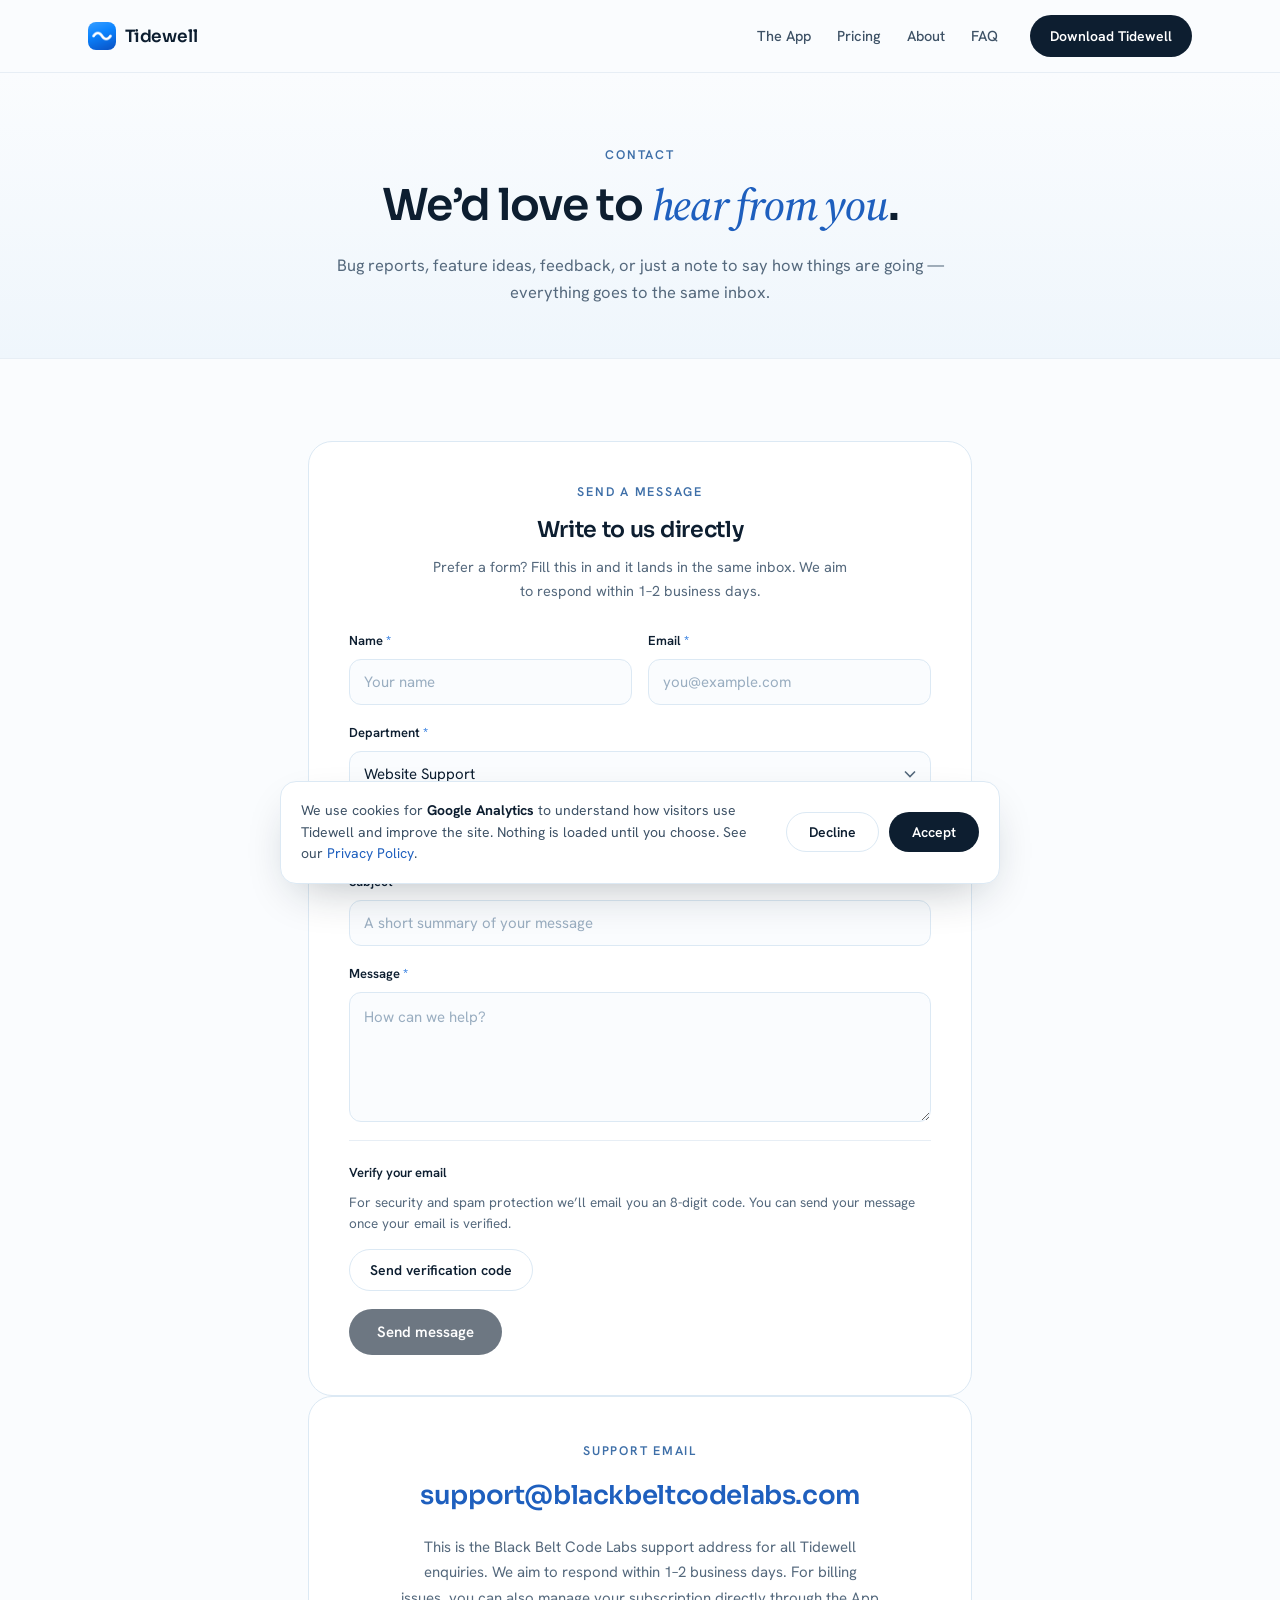
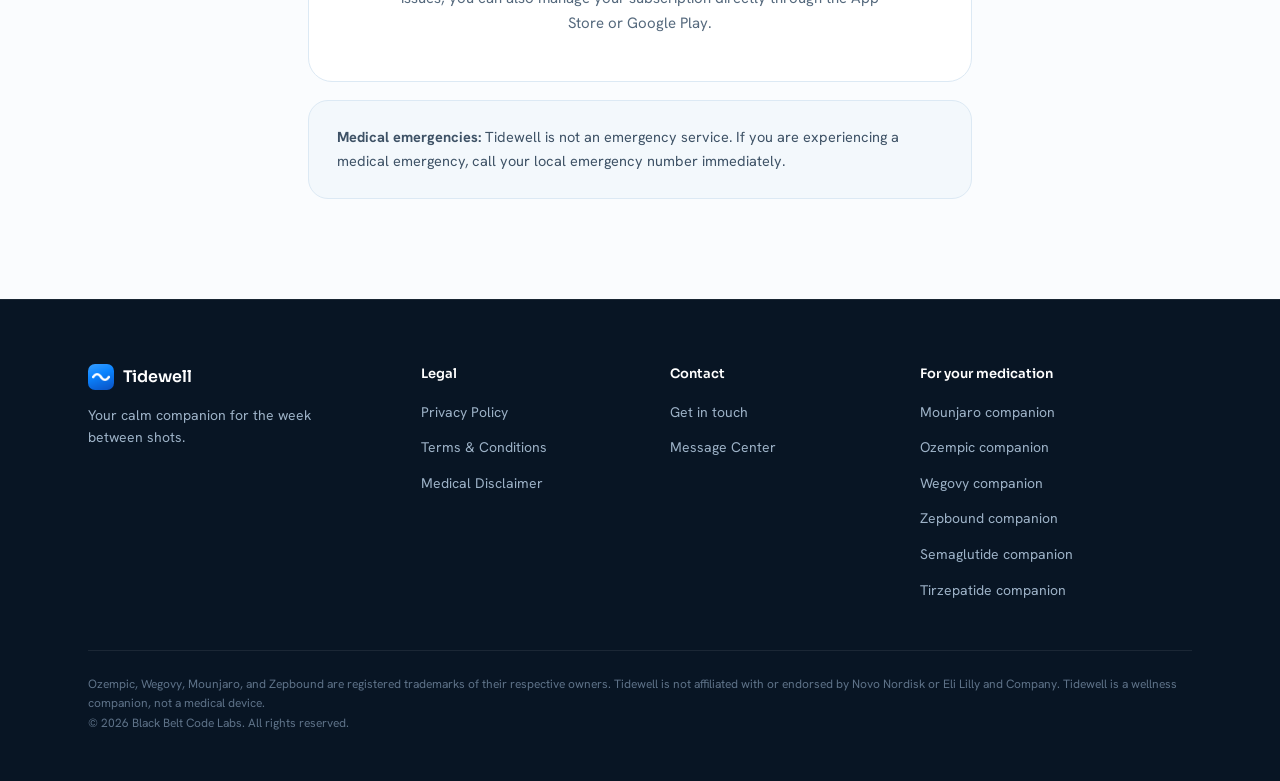
<file: contact.html>
<!DOCTYPE html>
<html lang="en">
<head>
  <!-- Analytics: loaded only after cookie consent (see /js/consent.js) -->
  <script src="/js/consent.js" defer></script>
  <meta charset="UTF-8">
  <meta name="viewport" content="width=device-width, initial-scale=1.0">
  <title>Contact — Tidewell</title>
  <meta name="description" content="Get in touch with the Tidewell support team at Black Belt Code Labs.">
  <meta property="og:title" content="Contact — Tidewell">
  <meta property="og:description" content="Get in touch with the Tidewell support team at Black Belt Code Labs.">
  <meta property="og:type" content="website">
  <meta property="og:url" content="https://tidewellapp.com/contact">
  <meta name="twitter:card" content="summary">
  <link rel="canonical" href="https://tidewellapp.com/contact">
  <link rel="icon" href="assets/favicon.png" type="image/png">
  <link rel="apple-touch-icon" href="assets/icon.png">
  <link rel="preconnect" href="https://fonts.googleapis.com">
  <link href="https://fonts.googleapis.com/css2?family=Sora:wght@500;600;700&family=Hanken+Grotesk:ital,wght@0,400;0,500;0,600;1,400&family=Source+Serif+4:ital,opsz,wght@1,8..60,500&display=swap" rel="stylesheet">
  <style>
    *, *::before, *::after { box-sizing: border-box; margin: 0; padding: 0; }
    :root {
      --bg:       #FAFCFE; --surface: #F3F8FC; --border: #DCE9F4;
      --border-light: #E7EEF5; --text: #0D1E30; --body: #3E5266;
      --muted: #55697D; --accent: #3E6FA8; --blue: #2E7BE0; --blue-dark: #1E5FBE;
      --footer-bg: #081524; --footer-text: #9DB2C7;
      --font-head: 'Sora', system-ui, sans-serif;
      --font-body: 'Hanken Grotesk', system-ui, sans-serif;
    }
    html { scroll-behavior: smooth; }
    body { background: var(--bg); color: var(--text); font-family: var(--font-body); -webkit-font-smoothing: antialiased; line-height: 1.6; }
    a { color: var(--blue); text-decoration: none; }
    a:hover { color: var(--blue-dark); }

    /* Nav */
    .nav { position: sticky !important; top: 0; z-index: 50; backdrop-filter: blur(14px); -webkit-backdrop-filter: blur(14px); background: rgba(250,252,254,.88) !important; border-bottom: 1px solid var(--border-light) !important; box-shadow: none !important; }
    .nav-inner { max-width: 1160px; margin: 0 auto; display: flex; align-items: center; gap: 32px; padding: 15px 28px; }
    .nav-logo { display: flex; align-items: center; gap: 9px; text-decoration: none; color: var(--text) !important; flex-shrink: 0; }
    .nav-logo-icon { width: 28px; height: 28px; border-radius: 8px; overflow: hidden; flex-shrink: 0; background: transparent !important; }
    .nav-logo-icon img { width: 100%; height: 100%; object-fit: cover; display: block; }
    .nav-wordmark { font-family: var(--font-head); font-weight: 600; font-size: 17px; letter-spacing: -.01em; color: var(--text) !important; }
    .nav-links { display: flex; gap: 26px; list-style: none; margin-left: auto; align-items: center; }
    .nav-links a { font-size: 14.5px; font-weight: 500; color: var(--body) !important; text-decoration: none; transition: color .15s; }
    .nav-links a:hover { color: var(--text) !important; }
    .nav-cta { flex-shrink: 0; }
    .btn-ds { display: inline-flex; align-items: center; background: var(--text); color: #fff !important; font-family: var(--font-body); font-size: 14px; font-weight: 600; padding: 10px 20px; border-radius: 100px; text-decoration: none !important; transition: background .15s; }
    .btn-ds:hover { background: #1E3A52; }
    .nav-hamburger { display: none; flex-direction: column; justify-content: center; gap: 5px; background: none; border: none; cursor: pointer; padding: 4px; margin-left: auto; }
    .nav-hamburger span { display: block; width: 22px; height: 2px; background: var(--text); border-radius: 2px; transition: all .2s; }
    .mobile-menu { display: none; flex-direction: column; background: var(--bg) !important; border-bottom: 1px solid var(--border-light); padding: 8px 0 16px; position: relative; z-index: 49; }
    .mobile-menu.open { display: flex !important; }
    .mobile-menu a { font-size: 15px; font-weight: 500; color: var(--body) !important; padding: 12px 28px; text-decoration: none; }
    .mobile-menu a:hover { color: var(--text) !important; }
    .mobile-cta { padding: 8px 28px 0; }

    /* Footer */
    .footer { background: var(--footer-bg) !important; color: var(--footer-text) !important; border-top: 1px solid rgba(255,255,255,.07); }
    .footer-inner { max-width: 1160px; margin: 0 auto; padding: 64px 28px 0; }
    .footer-top { display: grid; grid-template-columns: 1.4fr 1fr 1fr 1.3fr; gap: 40px; padding-bottom: 48px; }
    .footer-brand-logo { display: flex; align-items: center; gap: 9px; color: #fff !important; text-decoration: none !important; }
    .footer-brand-logo img { width: 26px; height: 26px; border-radius: 7px; display: block; }
    .footer-brand-logo span { font-family: var(--font-head); font-weight: 600; font-size: 16px; }
    .footer-tagline { font-size: 14px; line-height: 1.6; margin: 14px 0 0; max-width: 240px; color: var(--footer-text); }
    .footer-col-heading { font-family: var(--font-head); font-weight: 600; font-size: 13px; color: #fff !important; margin-bottom: 14px; }
    .footer-links { display: flex; flex-direction: column; gap: 10px; list-style: none; }
    .footer-links a { font-size: 14px; color: var(--footer-text) !important; text-decoration: none; transition: color .15s; }
    .footer-links a:hover { color: #fff !important; }
    .footer-bottom { border-top: 1px solid rgba(255,255,255,.08); padding: 24px 0 48px; }
    .footer-disclaimer { font-size: 12px; line-height: 1.6; color: #5E7288; }

    /* Responsive */
    @media (max-width: 860px) { .footer-top { grid-template-columns: 1fr 1fr; } }
    @media (max-width: 640px) {
      .nav-links, .nav-cta { display: none; }
      .nav-hamburger { display: flex; }
      .footer-top { grid-template-columns: 1fr; }
      .footer-inner { padding: 48px 20px 0; }
    }

    .policy-header { background: linear-gradient(180deg, var(--bg), #EFF6FC); border-bottom: 1px solid var(--border-light); }
    .policy-header-inner { max-width: 820px; margin: 0 auto; padding: 72px 28px 52px; }
    .eyebrow { font-size: 12.5px; font-weight: 600; letter-spacing: .14em; text-transform: uppercase; color: var(--accent); }
    .policy-header h1 { font-family: var(--font-head); font-weight: 600; font-size: clamp(34px, 5vw, 44px); letter-spacing: -.028em; line-height: 1.1; margin: 16px 0 0; text-wrap: balance; }
    .date-badge { display: inline-flex; margin-top: 20px; background: #fff; border: 1px solid var(--border); border-radius: 100px; padding: 7px 16px; font-size: 13px; font-weight: 600; color: var(--accent); }
    .policy-header p { font-size: 16.5px; line-height: 1.65; color: var(--muted); margin: 22px 0 0; max-width: 640px; text-wrap: pretty; }
    .policy-main { max-width: 820px; margin: 0 auto; padding: 20px 28px 90px; }
    .policy-main p { font-size: 15.5px; line-height: 1.75; color: var(--body); margin: 0 0 14px; text-wrap: pretty; }
    .policy-main h2 { font-family: var(--font-head); font-weight: 600; font-size: 23px; letter-spacing: -.015em; margin: 44px 0 14px; color: var(--text); }
    .policy-main h3 { font-family: var(--font-head); font-weight: 600; font-size: 17px; margin: 28px 0 10px; color: var(--text); }
    .policy-main ul { margin: 0 0 16px; padding-left: 22px; display: flex; flex-direction: column; gap: 8px; }
    .policy-main li { font-size: 15.5px; line-height: 1.65; color: var(--body); }
    .contact-box { background: var(--surface); border: 1px solid var(--border); border-radius: 16px; padding: 20px 24px; margin: 0 0 16px; font-size: 15px; line-height: 1.7; color: var(--body); }
    .entity-box { background: var(--surface); border: 1px solid var(--border); border-radius: 16px; padding: 20px 24px; margin: 32px 0 0; font-size: 14px; line-height: 1.7; color: var(--muted); }
    @media (max-width: 640px) { .policy-header-inner { padding: 48px 20px 36px; } .policy-main { padding: 16px 20px 64px; } }

    .contact-main { max-width: 720px; margin: 0 auto; padding: 64px 28px 100px; text-align: center; }
    .contact-card-ds { background: #fff; border: 1px solid var(--border); border-radius: 24px; padding: 44px 40px; text-align: center; transition: transform .45s cubic-bezier(.2,.6,.2,1), box-shadow .45s, border-color .45s; }
    .contact-card-ds:hover { transform: translateY(-5px); border-color: #B9D3EE; box-shadow: 0 24px 48px -24px rgba(13,30,48,.3); }
    .contact-label-ds { font-size: 12.5px; font-weight: 600; letter-spacing: .14em; text-transform: uppercase; color: var(--accent); }
    .contact-email-ds { display: inline-block; font-family: var(--font-head); font-weight: 600; font-size: 26px; letter-spacing: -.015em; color: var(--blue-dark); margin-top: 14px; }
    .contact-email-ds:hover { color: var(--blue); }
    .contact-note-ds { font-size: 15px; line-height: 1.7; color: var(--muted); margin: 18px auto 0; max-width: 480px; }
    .contact-emergency { margin-top: 18px; background: var(--surface); border: 1px solid var(--border); border-radius: 20px; padding: 24px 28px; font-size: 14.5px; line-height: 1.7; color: var(--body); text-align: left; }
    .policy-header h1 em { font-family: 'Source Serif 4', serif; font-style: italic; font-weight: 500; color: var(--blue-dark); }

    /* Contact form */
    .contact-form-card { margin-top: 18px; background: #fff; border: 1px solid var(--border); border-radius: 24px; padding: 40px; text-align: left; }
    .contact-form-card .cf-eyebrow { font-size: 12.5px; font-weight: 600; letter-spacing: .14em; text-transform: uppercase; color: var(--accent); text-align: center; }
    .contact-form-card .cf-heading { font-family: var(--font-head); font-weight: 600; font-size: 22px; letter-spacing: -.015em; color: var(--text); text-align: center; margin: 10px 0 0; }
    .contact-form-card .cf-sub { font-size: 14.5px; line-height: 1.65; color: var(--muted); text-align: center; margin: 8px auto 0; max-width: 420px; }
    .contact-form { margin-top: 28px; display: flex; flex-direction: column; gap: 18px; }
    .cf-row { display: grid; grid-template-columns: 1fr 1fr; gap: 16px; }
    .cf-field { display: flex; flex-direction: column; gap: 7px; }
    .cf-field label { font-size: 13px; font-weight: 600; color: var(--text); }
    .cf-field label .req { color: var(--blue); }
    .cf-input, .cf-select, .cf-textarea {
      width: 100%; font-family: var(--font-body); font-size: 15px; color: var(--text);
      background: var(--bg); border: 1px solid var(--border); border-radius: 12px;
      padding: 12px 14px; transition: border-color .15s, box-shadow .15s; -webkit-appearance: none; appearance: none;
    }
    .cf-input::placeholder, .cf-textarea::placeholder { color: #9AAEC1; }
    .cf-input:focus, .cf-select:focus, .cf-textarea:focus { outline: none; border-color: var(--blue); box-shadow: 0 0 0 3px rgba(46,123,224,.14); }
    .cf-select { background-image: url("data:image/svg+xml,%3Csvg xmlns='http://www.w3.org/2000/svg' width='12' height='8' viewBox='0 0 12 8'%3E%3Cpath fill='none' stroke='%2355697D' stroke-width='1.6' d='M1 1.5 6 6.5 11 1.5'/%3E%3C/svg%3E"); background-repeat: no-repeat; background-position: right 14px center; padding-right: 38px; cursor: pointer; }
    .cf-textarea { resize: vertical; min-height: 130px; line-height: 1.6; }
    .cf-hp { position: absolute; left: -9999px; opacity: 0; height: 0; width: 0; overflow: hidden; }
    .cf-submit {
      display: inline-flex; align-items: center; justify-content: center; align-self: flex-start;
      background: var(--text); color: #fff; font-family: var(--font-body); font-size: 15px; font-weight: 600;
      padding: 13px 28px; border: none; border-radius: 100px; cursor: pointer; transition: background .2s;
    }
    .cf-submit:hover { background: #1E3A52; }
    .cf-submit:disabled { opacity: .6; cursor: default; }
    .cf-status { font-size: 14.5px; line-height: 1.6; border-radius: 12px; padding: 14px 16px; display: none; }
    .cf-status.show { display: block; }
    .cf-status.ok { background: rgba(76,163,111,.08); border: 1px solid rgba(76,163,111,.28); color: #2F6B48; }
    .cf-status.err { background: rgba(239,68,68,.06); border: 1px solid rgba(239,68,68,.2); color: #B23B3B; }
    /* Department priority + SLA badge */
    .cf-sla { margin-top: -6px; display: flex; align-items: center; gap: 9px; font-size: 13.5px; color: var(--body); background: var(--surface); border: 1px solid var(--border); border-radius: 12px; padding: 11px 14px; }
    .cf-sla .cf-dot { width: 8px; height: 8px; border-radius: 50%; flex: none; background: var(--blue); }
    .cf-sla.p-high .cf-dot { background: #E0603A; }
    .cf-sla.p-medium .cf-dot { background: #E0A93A; }
    .cf-sla.p-low .cf-dot { background: #4CA36F; }
    .cf-sla strong { color: var(--text); font-weight: 600; }
    /* Email verification */
    .cf-verify { border-top: 1px solid var(--border-light); padding-top: 22px; display: flex; flex-direction: column; gap: 12px; }
    .cf-verify-label { font-size: 13px; font-weight: 600; color: var(--text); }
    .cf-verify-hint { font-size: 13.5px; line-height: 1.6; color: var(--muted); margin: -4px 0 2px; }
    .cf-verify-row { display: flex; gap: 10px; flex-wrap: wrap; align-items: center; }
    .cf-code { width: 210px; letter-spacing: .26em; font-family: var(--font-head); font-weight: 600; text-align: center; }
    .cf-btn-secondary { display: inline-flex; align-items: center; justify-content: center; background: #fff; color: var(--text); font-family: var(--font-body); font-size: 14px; font-weight: 600; padding: 11px 20px; border: 1px solid var(--border); border-radius: 100px; cursor: pointer; transition: border-color .15s, color .15s; }
    .cf-btn-secondary:hover { border-color: #B9D3EE; color: var(--blue-dark); }
    .cf-btn-secondary:disabled { opacity: .55; cursor: default; }
    .cf-link { background: none; border: none; padding: 0; font: inherit; font-size: 13.5px; font-weight: 600; color: var(--blue); cursor: pointer; }
    .cf-link:hover { color: var(--blue-dark); }
    .cf-link:disabled { color: var(--muted); cursor: default; }
    .cf-verified { display: inline-flex; align-items: center; gap: 8px; font-size: 14px; font-weight: 600; color: #2F6B48; background: rgba(76,163,111,.08); border: 1px solid rgba(76,163,111,.28); border-radius: 100px; padding: 8px 16px; }
    .cf-verified svg { flex: none; }
    .cf-hidden { display: none !important; }
    /* Post-submission success panel */
    .cf-success { text-align: center; padding: 8px 0 4px; }
    .cf-success-icon { width: 52px; height: 52px; margin: 0 auto; border-radius: 50%; background: rgba(76,163,111,.12); display: grid; place-items: center; }
    .cf-success-title { font-family: var(--font-head); font-weight: 600; font-size: 22px; letter-spacing: -.015em; color: var(--text); margin: 18px 0 0; }
    .cf-success-sla { font-size: 15.5px; line-height: 1.6; color: var(--body); margin: 10px auto 0; max-width: 420px; }
    .cf-success-sla strong { color: var(--text); font-weight: 600; }
    .cf-success-note { font-size: 13.5px; line-height: 1.6; color: var(--muted); background: var(--surface); border: 1px solid var(--border); border-radius: 14px; padding: 14px 18px; margin: 20px auto 0; max-width: 480px; }
    .cf-success-btn { display: inline-flex; align-items: center; background: var(--text); color: #fff; font-size: 15px; font-weight: 600; padding: 13px 26px; border-radius: 100px; margin-top: 24px; }
    .cf-success-btn:hover { background: #1E3A52; color: #fff; }
    .cf-success-sub { font-size: 13px; line-height: 1.6; color: var(--muted); margin: 14px auto 0; max-width: 420px; }
    @media (max-width: 640px) { .contact-main { padding: 48px 20px 64px; } .contact-form-card { padding: 28px 22px; } .cf-row { grid-template-columns: 1fr; } .cf-submit { align-self: stretch; } }
</style>
</head>
<body>
<nav class="nav" role="navigation" aria-label="Main navigation">
  <div class="nav-inner">
    <a href="/" class="nav-logo" aria-label="Tidewell home">
      <div class="nav-logo-icon" aria-hidden="true"><img src="assets/icon.png" alt=""></div>
      <span class="nav-wordmark">Tidewell</span>
    </a>
    <ul class="nav-links">
      <li><a href="/#screenshots">The App</a></li>
      <li><a href="/#pricing">Pricing</a></li>
      <li><a href="/#about">About</a></li>
      <li><a href="/#faq">FAQ</a></li>
    </ul>
    <div class="nav-cta">
      <a href="/get" class="btn-ds"><span data-cta-label>Download Tidewell</span></a>
    </div>
    <button class="nav-hamburger" aria-label="Open menu" aria-expanded="false">
      <span></span><span></span><span></span>
    </button>
  </div>
</nav>
<div class="mobile-menu" role="dialog" aria-label="Navigation menu">
  <a href="/#screenshots">The App</a>
  <a href="/#pricing">Pricing</a>
  <a href="/#about">About</a>
  <a href="/#faq">FAQ</a>
  <div class="mobile-cta">
    <a href="/get" class="btn-ds" style="width:100%;justify-content:center;display:flex;"><span data-cta-label>Download Tidewell</span></a>
  </div>
</div>
<header class="policy-header">
  <div class="policy-header-inner" style="text-align:center">
    <div class="eyebrow">Contact</div>
    <h1>We&rsquo;d love to <em>hear from you</em>.</h1>
    <p style="margin-left:auto;margin-right:auto">Bug reports, feature ideas, feedback, or just a note to say how things are going — everything goes to the same inbox.</p>
  </div>
</header>
<main class="contact-main">
  <div class="contact-form-card">
    <p class="cf-eyebrow">Send a message</p>
    <h2 class="cf-heading">Write to us directly</h2>
    <p class="cf-sub">Prefer a form? Fill this in and it lands in the same inbox. We aim to respond within 1–2 business days.</p>
    <form class="contact-form" id="contact-form" novalidate>
      <!-- Honeypot: bots fill this, humans never see it -->
      <input type="checkbox" name="botcheck" class="cf-hp" tabindex="-1" autocomplete="off">
      <div class="cf-row">
        <div class="cf-field">
          <label for="cf-name">Name <span class="req">*</span></label>
          <input class="cf-input" type="text" id="cf-name" name="name" placeholder="Your name" required autocomplete="name">
        </div>
        <div class="cf-field">
          <label for="cf-email">Email <span class="req">*</span></label>
          <input class="cf-input" type="email" id="cf-email" name="email" placeholder="you@example.com" required autocomplete="email">
        </div>
      </div>
      <div class="cf-field">
        <label for="cf-department">Department <span class="req">*</span></label>
        <select class="cf-select" id="cf-department" name="department">
          <option value="Website Support">Website Support</option>
          <option value="Billing Issues">Billing Issues</option>
          <option value="App Related Issues">App Related Issues</option>
          <option value="Feedback or Concerns">Feedback or Concerns</option>
          <option value="Business">Business</option>
        </select>
      </div>
      <div class="cf-sla" id="cf-sla"><span class="cf-dot" aria-hidden="true"></span><span id="cf-sla-text"></span></div>
      <div class="cf-field">
        <label for="cf-subject">Subject <span class="req">*</span></label>
        <input class="cf-input" type="text" id="cf-subject" name="subject" placeholder="A short summary of your message" required maxlength="120">
      </div>
      <div class="cf-field">
        <label for="cf-message">Message <span class="req">*</span></label>
        <textarea class="cf-textarea" id="cf-message" name="message" placeholder="How can we help?" required></textarea>
      </div>

      <div class="cf-verify" id="cf-verify">
        <div class="cf-verify-label">Verify your email</div>
        <p class="cf-verify-hint">For security and spam protection we’ll email you an 8-digit code. You can send your message once your email is verified.</p>
        <div class="cf-verify-row" id="cf-verify-step1">
          <button type="button" class="cf-btn-secondary" id="cf-send-code">Send verification code</button>
        </div>
        <div class="cf-verify-row cf-hidden" id="cf-verify-step2">
          <input class="cf-input cf-code" type="text" inputmode="numeric" maxlength="8" id="cf-code" placeholder="00000000" autocomplete="one-time-code" aria-label="8-digit verification code">
          <button type="button" class="cf-btn-secondary" id="cf-verify-code">Verify code</button>
          <button type="button" class="cf-link" id="cf-resend">Resend code</button>
        </div>
        <div class="cf-verify-row cf-hidden" id="cf-verify-done">
          <span class="cf-verified"><svg width="16" height="16" viewBox="0 0 24 24" fill="none" aria-hidden="true"><path d="M20 6 9 17l-5-5" stroke="#2F6B48" stroke-width="2.4" stroke-linecap="round" stroke-linejoin="round"/></svg>Email verified</span>
        </div>
      </div>

      <button type="submit" class="cf-submit" id="cf-submit" disabled>Send message</button>
      <p class="cf-status" id="cf-status" role="status" aria-live="polite"></p>
    </form>
    <div class="cf-success cf-hidden" id="cf-success">
      <div class="cf-success-icon"><svg width="26" height="26" viewBox="0 0 24 24" fill="none" aria-hidden="true"><path d="M20 6 9 17l-5-5" stroke="#2F6B48" stroke-width="2.6" stroke-linecap="round" stroke-linejoin="round"/></svg></div>
      <h3 class="cf-success-title">Message received</h3>
      <p class="cf-success-sla" id="cf-success-sla">Our Helpdesk will reply soon.</p>
      <p class="cf-success-note">Sending more messages before we’ve replied to your first will extend the response time — please be patient. If it’s urgent, email <a href="mailto:support@blackbeltcodelabs.com">support@blackbeltcodelabs.com</a>.</p>
      <a href="/messages" class="cf-success-btn">Open Message Center →</a>
      <p class="cf-success-sub">Check the status of your ticket or continue the conversation anytime — just verify your email.</p>
    </div>
  </div>
  <div class="contact-card-ds">
    <p class="contact-label-ds">Support email</p>
    <a href="mailto:support@blackbeltcodelabs.com" class="contact-email-ds">support@blackbeltcodelabs.com</a>
    <p class="contact-note-ds">This is the Black Belt Code Labs support address for all Tidewell enquiries. We aim to respond within 1–2 business days. For billing issues, you can also manage your subscription directly through the App Store or Google Play.</p>
  </div>
  <div class="contact-emergency">
    <strong>Medical emergencies:</strong> Tidewell is not an emergency service. If you are experiencing a medical emergency, call your local emergency number immediately.
  </div>
</main>
<footer class="footer">
  <div class="footer-inner">
    <div class="footer-top">
      <div>
        <a href="/" class="footer-brand-logo">
          <img src="assets/icon.png" alt=""><span>Tidewell</span>
        </a>
        <p class="footer-tagline">Your calm companion for the week between shots.</p>
      </div>
      <div>
        <p class="footer-col-heading">Legal</p>
        <ul class="footer-links">
          <li><a href="/privacy">Privacy Policy</a></li>
          <li><a href="/terms">Terms &amp; Conditions</a></li>
          <li><a href="/medical-disclaimer">Medical Disclaimer</a></li>
        </ul>
      </div>
      <div>
        <p class="footer-col-heading">Contact</p>
        <ul class="footer-links">
          <li><a href="/contact">Get in touch</a></li>
          <li><a href="/messages">Message Center</a></li>
        </ul>
      </div>
      <div>
        <p class="footer-col-heading">For your medication</p>
        <ul class="footer-links">
          <li><a href="/mounjaro-companion">Mounjaro companion</a></li>
          <li><a href="/ozempic-companion">Ozempic companion</a></li>
          <li><a href="/wegovy-companion">Wegovy companion</a></li>
          <li><a href="/zepbound-companion">Zepbound companion</a></li>
          <li><a href="/semaglutide-companion">Semaglutide companion</a></li>
          <li><a href="/tirzepatide-companion">Tirzepatide companion</a></li>
        </ul>
      </div>
    </div>
    <div class="footer-bottom">
      <p class="footer-disclaimer">Ozempic, Wegovy, Mounjaro, and Zepbound are registered trademarks of their respective owners. Tidewell is not affiliated with or endorsed by Novo Nordisk or Eli Lilly and Company. Tidewell is a wellness companion, not a medical device.<br>© 2026 Black Belt Code Labs. All rights reserved.</p>
    </div>
  </div>
</footer>

<script src="js/main.js?v=2"></script><script>
  (function(){
    var h=document.querySelector('.nav-hamburger'), m=document.querySelector('.mobile-menu');
    if(!h||!m) return;
    h.addEventListener('click',function(){var o=m.classList.toggle('open');h.setAttribute('aria-expanded',String(o));});
    m.querySelectorAll('a').forEach(function(a){a.addEventListener('click',function(){m.classList.remove('open');h.setAttribute('aria-expanded','false');});});
  })();

  /* Contact form — department-driven priority, Supabase email OTP, ticket saved to Supabase */
  (function(){
    var form = document.getElementById('contact-form');
    if(!form) return;

    // Departments connected to their priority + turnaround (mirrors the server).
    var DEPARTMENTS = {
      'Website Support':      { priority: 'Medium', hours: 36 },
      'Billing Issues':       { priority: 'High',   hours: 24 },
      'App Related Issues':   { priority: 'High',   hours: 24 },
      'Feedback or Concerns': { priority: 'Low',    hours: 48 },
      'Business':             { priority: 'Medium', hours: 36 }
    };

    var el = function(id){ return document.getElementById(id); };
    var emailInput = el('cf-email'), dept = el('cf-department');
    var sla = el('cf-sla'), slaText = el('cf-sla-text');
    var step1 = el('cf-verify-step1'), step2 = el('cf-verify-step2'), done = el('cf-verify-done');
    var sendBtn = el('cf-send-code'), verifyBtn = el('cf-verify-code'), resendBtn = el('cf-resend');
    var codeInput = el('cf-code'), submitBtn = el('cf-submit'), status = el('cf-status');
    var EMAIL_RE = /^[^@\s]+@[^@\s]+\.[^@\s]+$/;

    var verifiedEmail = null, accessToken = null;

    function setStatus(kind, msg){
      status.className = 'cf-status' + (kind ? ' show ' + kind : '');
      status.textContent = msg || '';
    }
    function jsonReq(url, payload){
      return fetch(url, { method:'POST', headers:{'Content-Type':'application/json'}, body: JSON.stringify(payload) })
        .then(function(r){ return r.json().catch(function(){ return {}; }).then(function(d){ return { ok:r.ok, d:d }; }); });
    }

    function updateSla(){
      var d = DEPARTMENTS[dept.value] || DEPARTMENTS['Website Support'];
      sla.className = 'cf-sla p-' + d.priority.toLowerCase();
      slaText.innerHTML = 'Priority: <strong>' + d.priority + '</strong> · Typical response within <strong>' + d.hours + ' hours</strong>';
    }
    updateSla();
    dept.addEventListener('change', updateSla);

    function resetVerification(){
      verifiedEmail = null; accessToken = null;
      submitBtn.disabled = true;
      step1.classList.remove('cf-hidden');
      step2.classList.add('cf-hidden');
      done.classList.add('cf-hidden');
      codeInput.value = '';
    }
    emailInput.addEventListener('input', function(){
      if(verifiedEmail && emailInput.value.trim().toLowerCase() !== verifiedEmail){
        resetVerification();
        setStatus('', '');
      }
    });

    function sendCode(){
      var email = emailInput.value.trim();
      if(!EMAIL_RE.test(email)){ setStatus('err','Enter a valid email above first.'); emailInput.focus(); return; }
      sendBtn.disabled = true; resendBtn.disabled = true;
      var label = sendBtn.textContent; sendBtn.textContent = 'Sending…';
      setStatus('', '');
      jsonReq('/api/otp-send', { email: email, botcheck: form.botcheck.checked })
        .then(function(res){
          if(res.ok){
            step1.classList.add('cf-hidden'); step2.classList.remove('cf-hidden');
            setStatus('ok', 'We’ve emailed an 8-digit code to ' + email + '. Enter it below.');
            codeInput.focus();
          } else { setStatus('err', res.d.error || 'Could not send the code.'); }
        })
        .catch(function(){ setStatus('err','Could not reach the server. Try again shortly.'); })
        .finally(function(){ sendBtn.disabled = false; resendBtn.disabled = false; sendBtn.textContent = label; });
    }
    sendBtn.addEventListener('click', sendCode);
    resendBtn.addEventListener('click', sendCode);

    verifyBtn.addEventListener('click', function(){
      var email = emailInput.value.trim(), token = codeInput.value.trim();
      if(!/^\d{6,8}$/.test(token)){ setStatus('err','Enter the 8-digit code from your email.'); return; }
      verifyBtn.disabled = true; var label = verifyBtn.textContent; verifyBtn.textContent = 'Verifying…';
      jsonReq('/api/otp-verify', { email: email, token: token })
        .then(function(res){
          if(res.ok && res.d.access_token){
            verifiedEmail = email.toLowerCase(); accessToken = res.d.access_token;
            step2.classList.add('cf-hidden'); done.classList.remove('cf-hidden');
            submitBtn.disabled = false;
            setStatus('ok','Email verified — you can send your message now.');
          } else { setStatus('err', res.d.error || 'That code is invalid or expired.'); }
        })
        .catch(function(){ setStatus('err','Could not verify right now.'); })
        .finally(function(){ verifyBtn.disabled = false; verifyBtn.textContent = label; });
    });

    form.addEventListener('submit', function(e){
      e.preventDefault();
      if(!form.checkValidity()){ setStatus('err','Please complete your name, email, subject, and message.'); form.reportValidity(); return; }
      if(!accessToken || emailInput.value.trim().toLowerCase() !== verifiedEmail){ setStatus('err','Please verify your email before sending.'); return; }
      submitBtn.disabled = true; var label = submitBtn.textContent; submitBtn.textContent = 'Sending…';
      setStatus('', '');
      jsonReq('/api/contact', {
        access_token: accessToken,
        name: el('cf-name').value.trim(),
        email: emailInput.value.trim(),
        department: dept.value,
        subject: el('cf-subject').value.trim(),
        message: el('cf-message').value.trim(),
        botcheck: form.botcheck.checked
      })
      .then(function(res){
        if(res.ok){
          var hrs = res.d && res.d.hours ? res.d.hours : null;
          var card = form.closest('.contact-form-card');
          ['.cf-eyebrow','.cf-heading','.cf-sub'].forEach(function(sel){ var n = card.querySelector(sel); if(n) n.classList.add('cf-hidden'); });
          form.classList.add('cf-hidden');
          el('cf-success-sla').innerHTML = hrs
            ? 'Our Helpdesk will reply within <strong>' + hrs + ' hours</strong>.'
            : 'Our Helpdesk will reply soon.';
          el('cf-success').classList.remove('cf-hidden');
          el('cf-success').scrollIntoView({ behavior: 'smooth', block: 'center' });
        } else {
          setStatus('err', (res.d && res.d.error) || 'Could not send your message.');
          submitBtn.disabled = false;
        }
      })
      .catch(function(){ setStatus('err','Could not send just now. Please email support@blackbeltcodelabs.com.'); submitBtn.disabled = false; })
      .finally(function(){ submitBtn.textContent = label; });
    });
  })();
</script>
</body>
</html>
</file>
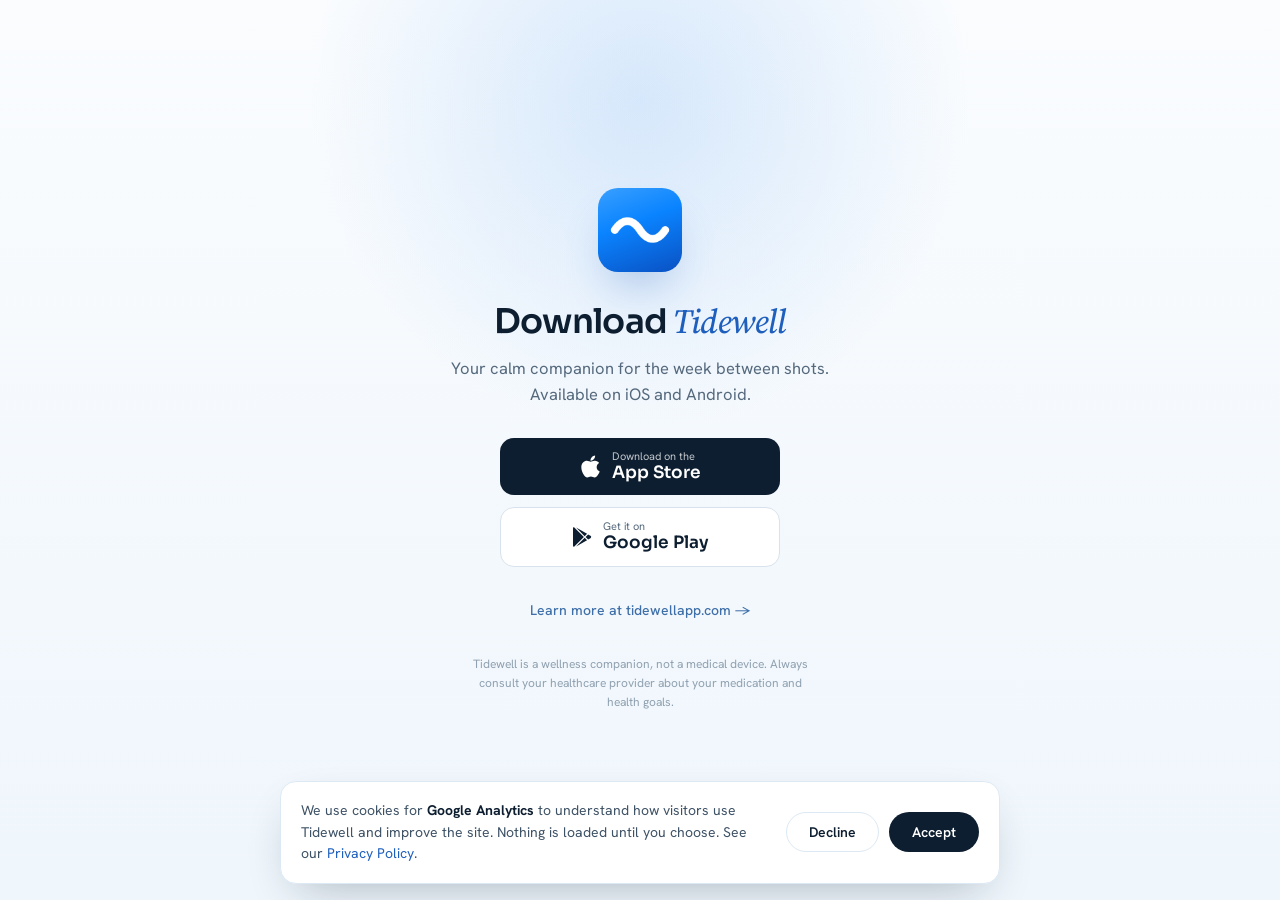
<file: get.html>
<!DOCTYPE html>
<html lang="en">
<head>
  <!-- Analytics: loaded only after cookie consent (see /js/consent.js) -->
  <script src="/js/consent.js" defer></script>
  <meta charset="UTF-8">
  <meta name="viewport" content="width=device-width, initial-scale=1.0">
  <title>Download Tidewell</title>
  <meta property="og:title" content="Download Tidewell">
  <meta property="og:description" content="Your calm companion for the week between shots. Available on iOS and Android.">
  <meta property="og:type" content="website">
  <meta property="og:url" content="https://tidewellapp.com/get">
  <meta name="twitter:card" content="summary">
  <link rel="canonical" href="https://tidewellapp.com/get">
  <link rel="icon" href="assets/favicon.png" type="image/png">
  <link rel="apple-touch-icon" href="assets/icon.png">
  <link rel="preconnect" href="https://fonts.googleapis.com">
  <link href="https://fonts.googleapis.com/css2?family=Sora:wght@500;600;700&family=Hanken+Grotesk:ital,wght@0,400;0,500;0,600;1,400&family=Source+Serif+4:ital,opsz,wght@1,8..60,500&display=swap" rel="stylesheet">
  <style>
    * { box-sizing: border-box; }
    body {
      margin: 0;
      background: linear-gradient(180deg, #FAFCFE 0%, #EFF6FC 100%);
      color: #0D1E30;
      font-family: 'Hanken Grotesk', sans-serif;
      -webkit-font-smoothing: antialiased;
      min-height: 100vh;
    }
    a { color: #2E7BE0; text-decoration: none; }
    a:hover { color: #1E5FBE; }

    @keyframes twGlow  { 0%,100% { opacity: .55; } 50% { opacity: .85; } }
    @keyframes twPulse { 0%,100% { transform: scale(1); } 50% { transform: scale(1.05); } }

    .get-wrap {
      min-height: 100vh;
      display: flex;
      flex-direction: column;
      align-items: center;
      justify-content: center;
      position: relative;
      overflow: hidden;
      padding: 32px 24px;
      text-align: center;
    }
    .get-glow {
      position: absolute;
      top: -260px; left: 50%;
      transform: translateX(-50%);
      width: 720px; height: 720px;
      border-radius: 50%;
      background: radial-gradient(circle, rgba(90,162,242,.22), rgba(90,162,242,0) 65%);
      animation: twGlow 8s ease-in-out infinite;
    }
    .get-inner {
      position: relative;
      display: flex;
      flex-direction: column;
      align-items: center;
      max-width: 400px;
    }
    .get-icon {
      width: 84px; height: 84px;
      border-radius: 20px;
      box-shadow: 0 24px 48px -18px rgba(30,95,190,.45);
      animation: twPulse 6s ease-in-out infinite;
    }
    .get-inner h1 {
      font-family: Sora, sans-serif;
      font-weight: 600;
      font-size: 34px;
      letter-spacing: -.025em;
      line-height: 1.12;
      margin: 30px 0 0;
      text-wrap: balance;
    }
    .get-inner h1 em {
      font-family: 'Source Serif 4', serif;
      font-style: italic;
      font-weight: 500;
      color: #1E5FBE;
    }
    .get-sub {
      font-size: 16.5px;
      line-height: 1.6;
      color: #55697D;
      margin: 14px 0 0;
      text-wrap: pretty;
    }
    .get-status {
      display: none;
      margin-top: 22px;
      background: #fff;
      border: 1px solid #D8E6F3;
      border-radius: 100px;
      padding: 9px 20px;
      font-size: 13.5px;
      font-weight: 600;
      color: #3E6FA8;
    }
    .get-status.show { display: inline-flex; }
    .get-badges {
      display: flex;
      flex-direction: column;
      gap: 12px;
      margin-top: 30px;
      width: 100%;
      max-width: 280px;
    }
    .store-badge {
      display: flex;
      justify-content: center;
      border-radius: 14px;
      padding: 12px 24px;
      line-height: 1.2;
      transition: background .3s, border-color .3s;
    }
    .store-badge .sb-row { display: flex; align-items: center; gap: 11px; }
    .store-badge .sb-text { display: flex; flex-direction: column; text-align: left; }
    .store-badge .sb-sup { font-size: 11px; }
    .store-badge .sb-name { font-family: Sora, sans-serif; font-size: 17px; font-weight: 600; }
    .store-badge.sb-ios { background: #0D1E30; color: #fff; }
    .store-badge.sb-ios:hover { background: #1E5FBE; color: #fff; }
    .store-badge.sb-ios .sb-sup { opacity: .75; }
    .store-badge.sb-android { background: #fff; color: #0D1E30; border: 1px solid #D8E2EC; }
    .store-badge.sb-android:hover { border-color: #1E5FBE; color: #0D1E30; }
    .store-badge.sb-android .sb-sup { color: #55697D; }
    .get-learn {
      margin-top: 34px;
      font-size: 14px;
      font-weight: 500;
      color: #3E6FA8;
    }
    .get-learn:hover { color: #1E5FBE; }
    .get-disclaimer {
      font-size: 12px;
      line-height: 1.6;
      color: #8FA0B0;
      margin: 36px 0 0;
      max-width: 340px;
    }
  </style>
</head>
<body>

<div class="get-wrap">
  <div class="get-glow" aria-hidden="true"></div>
  <div class="get-inner">
    <img class="get-icon" src="assets/icon.png" alt="Tidewell logo">
    <h1>Download <em>Tidewell</em></h1>
    <p class="get-sub">Your calm companion for the week between shots. Available on iOS and Android.</p>
    <div class="get-status" id="get-status">Opening the store… if nothing happens, tap below.</div>
    <div class="get-badges">
      <a href="#" data-cta="ios" class="store-badge sb-ios"><span class="sb-row"><svg width="21" height="25" viewBox="0 0 384 512" aria-hidden="true"><path fill="#fff" d="M318.7 268.7c-.2-36.7 16.4-64.4 50-84.8-18.8-26.9-47.2-41.7-84.7-44.6-35.5-2.7-74.3 20.7-88.5 20.7-15 0-49.4-19.7-76.4-19.7C63.3 141.2 4 184.8 4 273.5q0 39.3 14.4 81.2c12.8 36.7 59 126.7 107.2 125.2 25.2-.6 43-17.9 75.8-17.9 31.8 0 48.3 17.9 76.4 17.9 48.6-.7 90.4-82.5 102.6-119.3-65.2-30.7-61.7-90-61.7-91.9zm-56.6-164.2c27.3-32.4 24.8-61.9 24-72.5-24.1 1.4-52 16.4-67.9 34.9-17.5 19.8-27.8 44.3-25.6 71.9 26.1 2 49.9-11.4 69.5-34.3z"/></svg><span class="sb-text"><span class="sb-sup">Download on the</span><span class="sb-name">App Store</span></span></span></a>
      <a href="#" data-cta="android" class="store-badge sb-android"><span class="sb-row"><svg width="20" height="22" viewBox="0 0 512 512" aria-hidden="true"><path fill="#0D1E30" d="M325.3 234.3L104.6 13l280.8 161.2-60.1 60.1zM47 0C34 6.8 25.3 19.2 25.3 35.3v441.3c0 16.1 8.7 28.5 21.7 35.3l256.6-256L47 0zm425.2 225.6l-58.9-34.1-65.7 64.5 65.7 64.5 58.9-34.1c26.2-15.7 26.2-45.1 0-60.8zM104.6 499l280.8-161.2-60.1-60.1L104.6 499z"/></svg><span class="sb-text"><span class="sb-sup">Get it on</span><span class="sb-name">Google Play</span></span></span></a>
    </div>
    <a href="/" class="get-learn">Learn more at tidewellapp.com →</a>
    <p class="get-disclaimer">Tidewell is a wellness companion, not a medical device. Always consult your healthcare provider about your medication and health goals.</p>
  </div>
</div>

<script src="js/main.js"></script>
<script>
/* Device redirect for /get.
   /get is served fresh (Cache-Control: max-age=0, must-revalidate), but
   /js/main.js is immutably cached for a year — so a returning device can run a
   STALE main.js and never learn the real store URLs. To keep this redirect
   reliable and race-free, the store URLs are defined directly here instead of
   being read from the CTA href that main.js populates. These must stay in sync
   with APP_CONFIG.live in /js/main.js (the site-wide source of truth). */
(function () {
  var IOS_URL     = 'https://apps.apple.com/us/app/glp-1-tracker-tidewell/id6779065250';
  var ANDROID_URL = 'https://play.google.com/store/apps/details?id=com.tidewell.app';

  function ready(fn) {
    if (document.readyState !== 'loading') fn();
    else document.addEventListener('DOMContentLoaded', fn);
  }

  ready(function () {
    var ua = navigator.userAgent || '';
    // iPadOS Safari reports a desktop "Macintosh" UA, so also treat Mac-with-touch as iOS.
    var isIOS = /iPhone|iPad|iPod/i.test(ua) ||
                (navigator.platform === 'MacIntel' && navigator.maxTouchPoints > 1);
    var isAndroid = /Android/i.test(ua);

    // Point the visible badges at the real stores regardless of main.js cache state.
    var iosLinks = document.querySelectorAll('[data-cta="ios"]');
    for (var i = 0; i < iosLinks.length; i++) iosLinks[i].href = IOS_URL;
    var androidLinks = document.querySelectorAll('[data-cta="android"]');
    for (var j = 0; j < androidLinks.length; j++) androidLinks[j].href = ANDROID_URL;

    if (!isIOS && !isAndroid) return; // desktop / unknown: show buttons, no redirect

    var url = isIOS ? IOS_URL : ANDROID_URL;
    document.getElementById('get-status').classList.add('show');
    setTimeout(function () { window.location.href = url; }, 600);
  });
})();
</script>
</body>
</html>
</file>
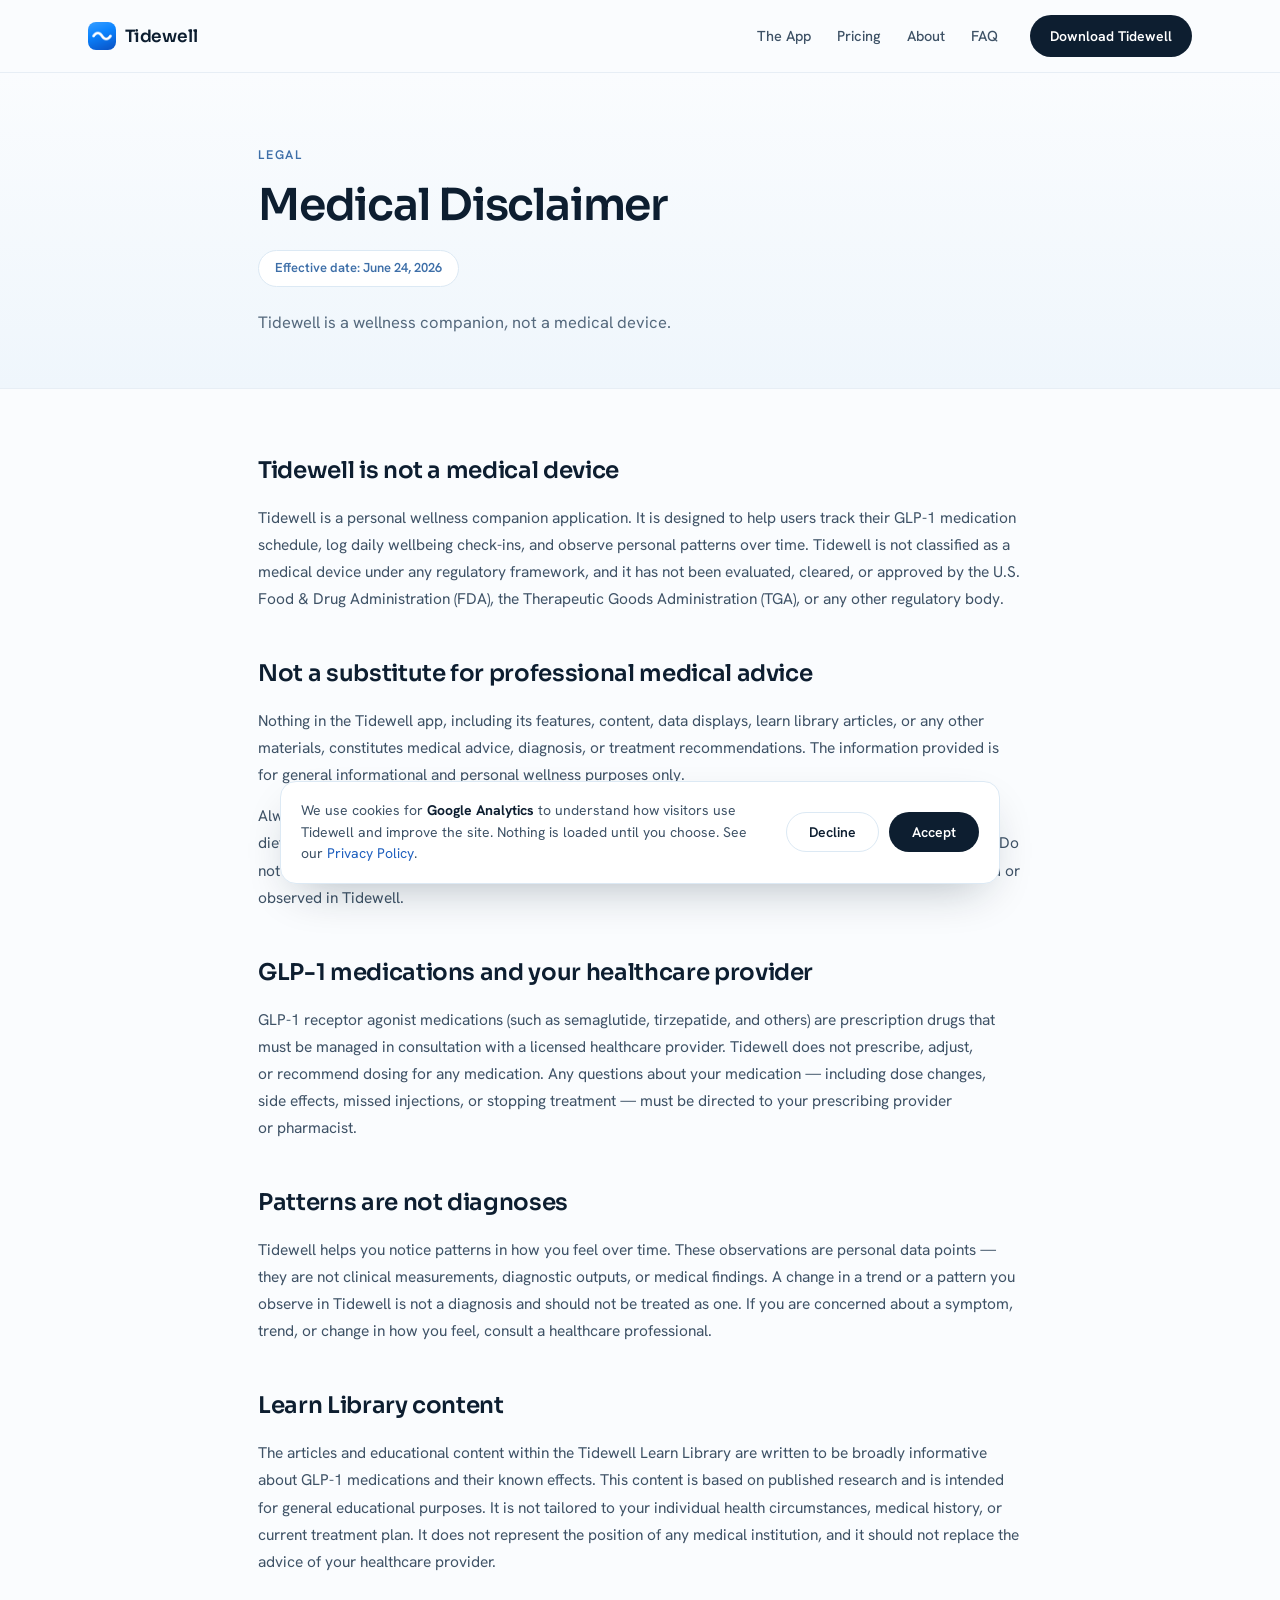
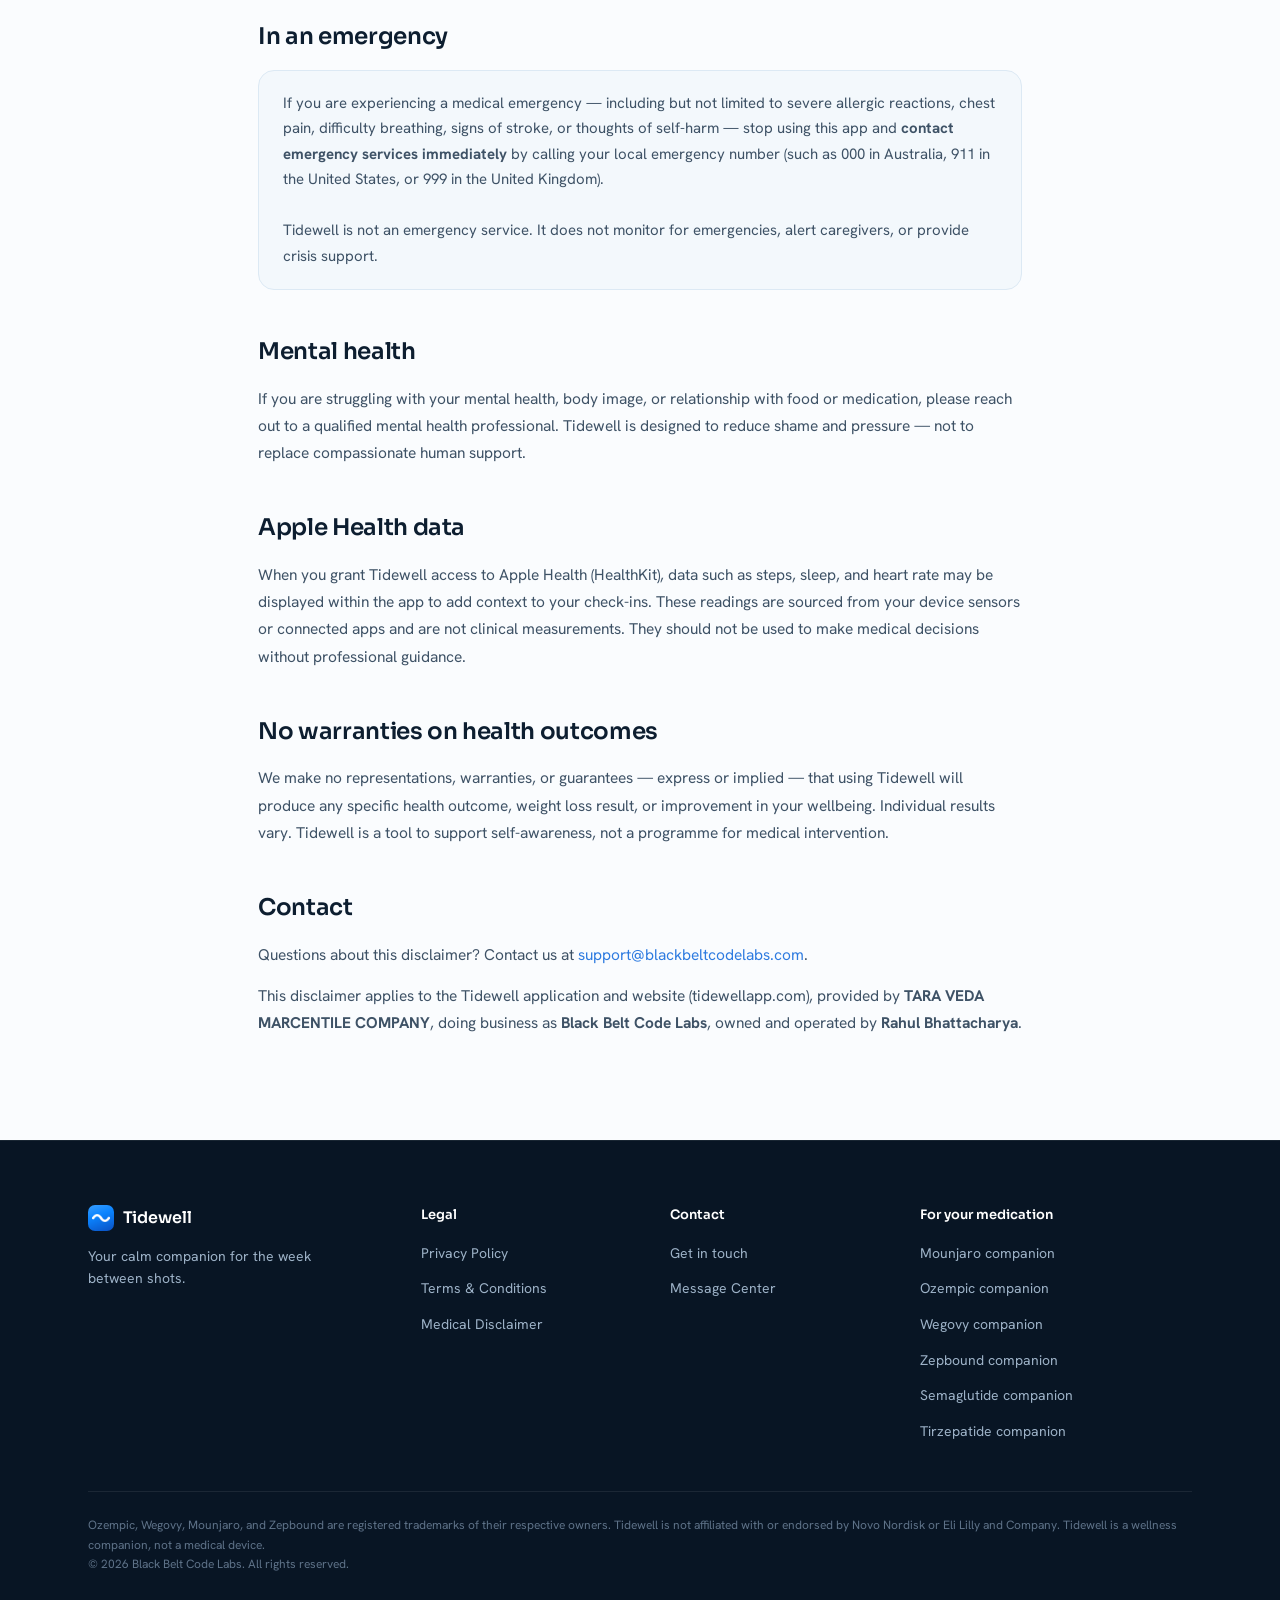
<file: medical-disclaimer.html>
<!DOCTYPE html>
<html lang="en">
<head>
  <!-- Analytics: loaded only after cookie consent (see /js/consent.js) -->
  <script src="/js/consent.js" defer></script>
  <meta charset="UTF-8">
  <meta name="viewport" content="width=device-width, initial-scale=1.0">
  <title>Medical Disclaimer — Tidewell</title>
  <meta name="description" content="Tidewell is a wellness companion, not a medical device. Read the full medical disclaimer.">
  <meta property="og:title" content="Medical Disclaimer — Tidewell">
  <meta property="og:description" content="Tidewell is a wellness companion, not a medical device. Read the full medical disclaimer.">
  <meta property="og:type" content="website">
  <meta property="og:url" content="https://tidewellapp.com/medical-disclaimer">
  <meta name="twitter:card" content="summary">
  <link rel="canonical" href="https://tidewellapp.com/medical-disclaimer">
  <link rel="icon" href="assets/favicon.png" type="image/png">
  <link rel="apple-touch-icon" href="assets/icon.png">
  <link rel="preconnect" href="https://fonts.googleapis.com">
  <link href="https://fonts.googleapis.com/css2?family=Sora:wght@500;600;700&family=Hanken+Grotesk:ital,wght@0,400;0,500;0,600;1,400&display=swap" rel="stylesheet">
  <style>
    *, *::before, *::after { box-sizing: border-box; margin: 0; padding: 0; }
    :root {
      --bg:       #FAFCFE; --surface: #F3F8FC; --border: #DCE9F4;
      --border-light: #E7EEF5; --text: #0D1E30; --body: #3E5266;
      --muted: #55697D; --accent: #3E6FA8; --blue: #2E7BE0; --blue-dark: #1E5FBE;
      --footer-bg: #081524; --footer-text: #9DB2C7;
      --font-head: 'Sora', system-ui, sans-serif;
      --font-body: 'Hanken Grotesk', system-ui, sans-serif;
    }
    html { scroll-behavior: smooth; }
    body { background: var(--bg); color: var(--text); font-family: var(--font-body); -webkit-font-smoothing: antialiased; line-height: 1.6; }
    a { color: var(--blue); text-decoration: none; }
    a:hover { color: var(--blue-dark); }

    /* Nav */
    .nav { position: sticky !important; top: 0; z-index: 50; backdrop-filter: blur(14px); -webkit-backdrop-filter: blur(14px); background: rgba(250,252,254,.88) !important; border-bottom: 1px solid var(--border-light) !important; box-shadow: none !important; }
    .nav-inner { max-width: 1160px; margin: 0 auto; display: flex; align-items: center; gap: 32px; padding: 15px 28px; }
    .nav-logo { display: flex; align-items: center; gap: 9px; text-decoration: none; color: var(--text) !important; flex-shrink: 0; }
    .nav-logo-icon { width: 28px; height: 28px; border-radius: 8px; overflow: hidden; flex-shrink: 0; background: transparent !important; }
    .nav-logo-icon img { width: 100%; height: 100%; object-fit: cover; display: block; }
    .nav-wordmark { font-family: var(--font-head); font-weight: 600; font-size: 17px; letter-spacing: -.01em; color: var(--text) !important; }
    .nav-links { display: flex; gap: 26px; list-style: none; margin-left: auto; align-items: center; }
    .nav-links a { font-size: 14.5px; font-weight: 500; color: var(--body) !important; text-decoration: none; transition: color .15s; }
    .nav-links a:hover { color: var(--text) !important; }
    .nav-cta { flex-shrink: 0; }
    .btn-ds { display: inline-flex; align-items: center; background: var(--text); color: #fff !important; font-family: var(--font-body); font-size: 14px; font-weight: 600; padding: 10px 20px; border-radius: 100px; text-decoration: none !important; transition: background .15s; }
    .btn-ds:hover { background: #1E3A52; }
    .nav-hamburger { display: none; flex-direction: column; justify-content: center; gap: 5px; background: none; border: none; cursor: pointer; padding: 4px; margin-left: auto; }
    .nav-hamburger span { display: block; width: 22px; height: 2px; background: var(--text); border-radius: 2px; transition: all .2s; }
    .mobile-menu { display: none; flex-direction: column; background: var(--bg) !important; border-bottom: 1px solid var(--border-light); padding: 8px 0 16px; position: relative; z-index: 49; }
    .mobile-menu.open { display: flex !important; }
    .mobile-menu a { font-size: 15px; font-weight: 500; color: var(--body) !important; padding: 12px 28px; text-decoration: none; }
    .mobile-menu a:hover { color: var(--text) !important; }
    .mobile-cta { padding: 8px 28px 0; }

    /* Footer */
    .footer { background: var(--footer-bg) !important; color: var(--footer-text) !important; border-top: 1px solid rgba(255,255,255,.07); }
    .footer-inner { max-width: 1160px; margin: 0 auto; padding: 64px 28px 0; }
    .footer-top { display: grid; grid-template-columns: 1.4fr 1fr 1fr 1.3fr; gap: 40px; padding-bottom: 48px; }
    .footer-brand-logo { display: flex; align-items: center; gap: 9px; color: #fff !important; text-decoration: none !important; }
    .footer-brand-logo img { width: 26px; height: 26px; border-radius: 7px; display: block; }
    .footer-brand-logo span { font-family: var(--font-head); font-weight: 600; font-size: 16px; }
    .footer-tagline { font-size: 14px; line-height: 1.6; margin: 14px 0 0; max-width: 240px; color: var(--footer-text); }
    .footer-col-heading { font-family: var(--font-head); font-weight: 600; font-size: 13px; color: #fff !important; margin-bottom: 14px; }
    .footer-links { display: flex; flex-direction: column; gap: 10px; list-style: none; }
    .footer-links a { font-size: 14px; color: var(--footer-text) !important; text-decoration: none; transition: color .15s; }
    .footer-links a:hover { color: #fff !important; }
    .footer-bottom { border-top: 1px solid rgba(255,255,255,.08); padding: 24px 0 48px; }
    .footer-disclaimer { font-size: 12px; line-height: 1.6; color: #5E7288; }

    /* Responsive */
    @media (max-width: 860px) { .footer-top { grid-template-columns: 1fr 1fr; } }
    @media (max-width: 640px) {
      .nav-links, .nav-cta { display: none; }
      .nav-hamburger { display: flex; }
      .footer-top { grid-template-columns: 1fr; }
      .footer-inner { padding: 48px 20px 0; }
    }

    .policy-header { background: linear-gradient(180deg, var(--bg), #EFF6FC); border-bottom: 1px solid var(--border-light); }
    .policy-header-inner { max-width: 820px; margin: 0 auto; padding: 72px 28px 52px; }
    .eyebrow { font-size: 12.5px; font-weight: 600; letter-spacing: .14em; text-transform: uppercase; color: var(--accent); }
    .policy-header h1 { font-family: var(--font-head); font-weight: 600; font-size: clamp(34px, 5vw, 44px); letter-spacing: -.028em; line-height: 1.1; margin: 16px 0 0; text-wrap: balance; }
    .date-badge { display: inline-flex; margin-top: 20px; background: #fff; border: 1px solid var(--border); border-radius: 100px; padding: 7px 16px; font-size: 13px; font-weight: 600; color: var(--accent); }
    .policy-header p { font-size: 16.5px; line-height: 1.65; color: var(--muted); margin: 22px 0 0; max-width: 640px; text-wrap: pretty; }
    .policy-main { max-width: 820px; margin: 0 auto; padding: 20px 28px 90px; }
    .policy-main p { font-size: 15.5px; line-height: 1.75; color: var(--body); margin: 0 0 14px; text-wrap: pretty; }
    .policy-main h2 { font-family: var(--font-head); font-weight: 600; font-size: 23px; letter-spacing: -.015em; margin: 44px 0 14px; color: var(--text); }
    .policy-main h3 { font-family: var(--font-head); font-weight: 600; font-size: 17px; margin: 28px 0 10px; color: var(--text); }
    .policy-main ul { margin: 0 0 16px; padding-left: 22px; display: flex; flex-direction: column; gap: 8px; }
    .policy-main li { font-size: 15.5px; line-height: 1.65; color: var(--body); }
    .contact-box { background: var(--surface); border: 1px solid var(--border); border-radius: 16px; padding: 20px 24px; margin: 0 0 16px; font-size: 15px; line-height: 1.7; color: var(--body); }
    .entity-box { background: var(--surface); border: 1px solid var(--border); border-radius: 16px; padding: 20px 24px; margin: 32px 0 0; font-size: 14px; line-height: 1.7; color: var(--muted); }
    @media (max-width: 640px) { .policy-header-inner { padding: 48px 20px 36px; } .policy-main { padding: 16px 20px 64px; } }
</style>
</head>
<body>
<nav class="nav" role="navigation" aria-label="Main navigation">
  <div class="nav-inner">
    <a href="/" class="nav-logo" aria-label="Tidewell home">
      <div class="nav-logo-icon" aria-hidden="true"><img src="assets/icon.png" alt=""></div>
      <span class="nav-wordmark">Tidewell</span>
    </a>
    <ul class="nav-links">
      <li><a href="/#screenshots">The App</a></li>
      <li><a href="/#pricing">Pricing</a></li>
      <li><a href="/#about">About</a></li>
      <li><a href="/#faq">FAQ</a></li>
    </ul>
    <div class="nav-cta">
      <a href="/get" class="btn-ds"><span data-cta-label>Download Tidewell</span></a>
    </div>
    <button class="nav-hamburger" aria-label="Open menu" aria-expanded="false">
      <span></span><span></span><span></span>
    </button>
  </div>
</nav>
<div class="mobile-menu" role="dialog" aria-label="Navigation menu">
  <a href="/#screenshots">The App</a>
  <a href="/#pricing">Pricing</a>
  <a href="/#about">About</a>
  <a href="/#faq">FAQ</a>
  <div class="mobile-cta">
    <a href="/get" class="btn-ds" style="width:100%;justify-content:center;display:flex;"><span data-cta-label>Download Tidewell</span></a>
  </div>
</div>
<header class="policy-header">
  <div class="policy-header-inner">
    <div class="eyebrow">Legal</div>
    <h1>Medical Disclaimer</h1>
    <div class="date-badge">Effective date: June 24, 2026</div>
    <p>Tidewell is a wellness companion, not a medical device.</p>
  </div>
</header>
<main class="policy-main">
  <h2>Tidewell is not a medical device</h2>
  <p>Tidewell is a personal wellness companion application. It is designed to help users track their GLP-1 medication schedule, log daily wellbeing check-ins, and observe personal patterns over time. Tidewell is not classified as a medical device under any regulatory framework, and it has not been evaluated, cleared, or approved by the U.S. Food &amp; Drug Administration (FDA), the Therapeutic Goods Administration (TGA), or any other regulatory body.</p>

  <h2>Not a substitute for professional medical advice</h2>
  <p>Nothing in the Tidewell app, including its features, content, data displays, learn library articles, or any other materials, constitutes medical advice, diagnosis, or treatment recommendations. The information provided is for general informational and personal wellness purposes only.</p>
  <p>Always seek the advice of a qualified healthcare professional — such as your physician, endocrinologist, dietitian, or pharmacist — regarding your specific medical conditions, medications, and treatment decisions. Do not disregard, delay seeking, or discontinue professional medical advice because of something you have read or observed in Tidewell.</p>

  <h2>GLP-1 medications and your healthcare provider</h2>
  <p>GLP-1 receptor agonist medications (such as semaglutide, tirzepatide, and others) are prescription drugs that must be managed in consultation with a licensed healthcare provider. Tidewell does not prescribe, adjust, or recommend dosing for any medication. Any questions about your medication — including dose changes, side effects, missed injections, or stopping treatment — must be directed to your prescribing provider or pharmacist.</p>

  <h2>Patterns are not diagnoses</h2>
  <p>Tidewell helps you notice patterns in how you feel over time. These observations are personal data points — they are not clinical measurements, diagnostic outputs, or medical findings. A change in a trend or a pattern you observe in Tidewell is not a diagnosis and should not be treated as one. If you are concerned about a symptom, trend, or change in how you feel, consult a healthcare professional.</p>

  <h2>Learn Library content</h2>
  <p>The articles and educational content within the Tidewell Learn Library are written to be broadly informative about GLP-1 medications and their known effects. This content is based on published research and is intended for general educational purposes. It is not tailored to your individual health circumstances, medical history, or current treatment plan. It does not represent the position of any medical institution, and it should not replace the advice of your healthcare provider.</p>

  <h2>In an emergency</h2>
  <div class="contact-box">If you are experiencing a medical emergency — including but not limited to severe allergic reactions, chest pain, difficulty breathing, signs of stroke, or thoughts of self-harm — stop using this app and <strong>contact emergency services immediately</strong> by calling your local emergency number (such as 000 in Australia, 911 in the United States, or 999 in the United Kingdom).<br><br>Tidewell is not an emergency service. It does not monitor for emergencies, alert caregivers, or provide crisis support.</div>

  <h2>Mental health</h2>
  <p>If you are struggling with your mental health, body image, or relationship with food or medication, please reach out to a qualified mental health professional. Tidewell is designed to reduce shame and pressure — not to replace compassionate human support.</p>

  <h2>Apple Health data</h2>
  <p>When you grant Tidewell access to Apple Health (HealthKit), data such as steps, sleep, and heart rate may be displayed within the app to add context to your check-ins. These readings are sourced from your device sensors or connected apps and are not clinical measurements. They should not be used to make medical decisions without professional guidance.</p>

  <h2>No warranties on health outcomes</h2>
  <p>We make no representations, warranties, or guarantees — express or implied — that using Tidewell will produce any specific health outcome, weight loss result, or improvement in your wellbeing. Individual results vary. Tidewell is a tool to support self-awareness, not a programme for medical intervention.</p>

  <h2>Contact</h2>
  <p>Questions about this disclaimer? Contact us at <a href="mailto:support@blackbeltcodelabs.com">support@blackbeltcodelabs.com</a>.</p>
  <p>This disclaimer applies to the Tidewell application and website (tidewellapp.com), provided by <strong>TARA VEDA MARCENTILE COMPANY</strong>, doing business as <strong>Black Belt Code Labs</strong>, owned and operated by <strong>Rahul Bhattacharya</strong>.</p>
</main>
<footer class="footer">
  <div class="footer-inner">
    <div class="footer-top">
      <div>
        <a href="/" class="footer-brand-logo">
          <img src="assets/icon.png" alt=""><span>Tidewell</span>
        </a>
        <p class="footer-tagline">Your calm companion for the week between shots.</p>
      </div>
      <div>
        <p class="footer-col-heading">Legal</p>
        <ul class="footer-links">
          <li><a href="/privacy">Privacy Policy</a></li>
          <li><a href="/terms">Terms &amp; Conditions</a></li>
          <li><a href="/medical-disclaimer">Medical Disclaimer</a></li>
        </ul>
      </div>
      <div>
        <p class="footer-col-heading">Contact</p>
        <ul class="footer-links">
          <li><a href="/contact">Get in touch</a></li>
          <li><a href="/messages">Message Center</a></li>
        </ul>
      </div>
      <div>
        <p class="footer-col-heading">For your medication</p>
        <ul class="footer-links">
          <li><a href="/mounjaro-companion">Mounjaro companion</a></li>
          <li><a href="/ozempic-companion">Ozempic companion</a></li>
          <li><a href="/wegovy-companion">Wegovy companion</a></li>
          <li><a href="/zepbound-companion">Zepbound companion</a></li>
          <li><a href="/semaglutide-companion">Semaglutide companion</a></li>
          <li><a href="/tirzepatide-companion">Tirzepatide companion</a></li>
        </ul>
      </div>
    </div>
    <div class="footer-bottom">
      <p class="footer-disclaimer">Ozempic, Wegovy, Mounjaro, and Zepbound are registered trademarks of their respective owners. Tidewell is not affiliated with or endorsed by Novo Nordisk or Eli Lilly and Company. Tidewell is a wellness companion, not a medical device.<br>© 2026 Black Belt Code Labs. All rights reserved.</p>
    </div>
  </div>
</footer>

<script src="js/main.js?v=2"></script><script>
  (function(){
    var h=document.querySelector('.nav-hamburger'), m=document.querySelector('.mobile-menu');
    if(!h||!m) return;
    h.addEventListener('click',function(){var o=m.classList.toggle('open');h.setAttribute('aria-expanded',String(o));});
    m.querySelectorAll('a').forEach(function(a){a.addEventListener('click',function(){m.classList.remove('open');h.setAttribute('aria-expanded','false');});});
  })();
</script>
</body>
</html>
</file>
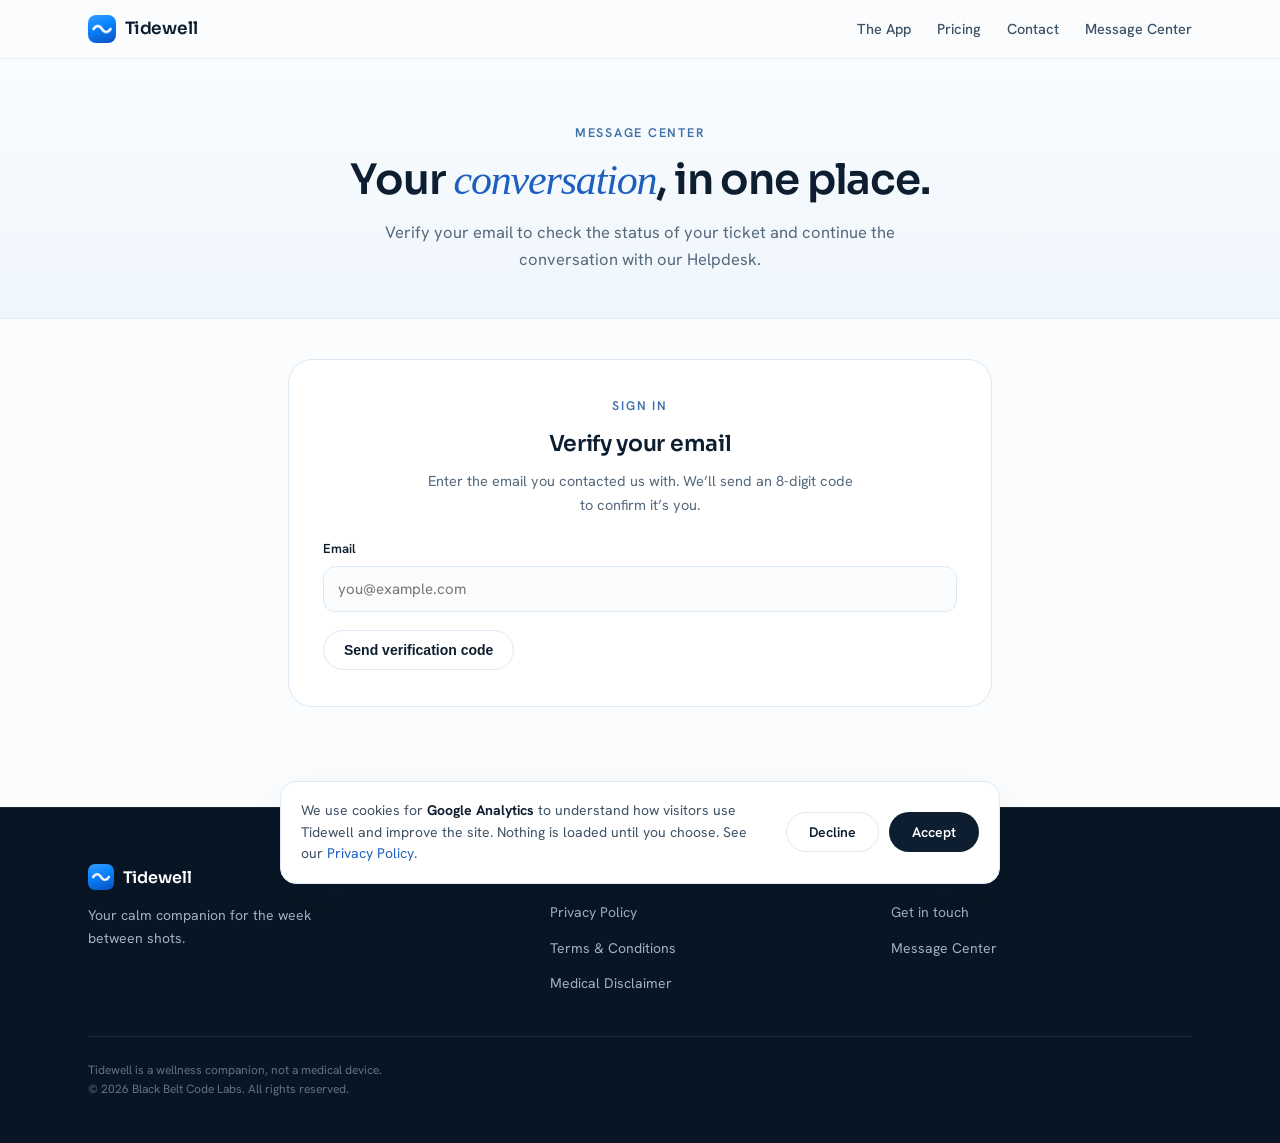
<file: messages.html>
<!DOCTYPE html>
<html lang="en">
<head>
  <!-- Analytics: loaded only after cookie consent (see /js/consent.js) -->
  <script src="/js/consent.js" defer></script>
  <meta charset="UTF-8">
  <meta name="viewport" content="width=device-width, initial-scale=1.0">
  <title>Message Center — Tidewell</title>
  <meta name="description" content="Check the status of your Tidewell support ticket and continue the conversation.">
  <meta name="robots" content="noindex">
  <link rel="icon" href="assets/favicon.png" type="image/png">
  <link rel="apple-touch-icon" href="assets/icon.png">
  <link rel="preconnect" href="https://fonts.googleapis.com">
  <link href="https://fonts.googleapis.com/css2?family=Sora:wght@500;600;700&family=Hanken+Grotesk:ital,wght@0,400;0,500;0,600;1,400&display=swap" rel="stylesheet">
  <style>
    *, *::before, *::after { box-sizing: border-box; margin: 0; padding: 0; }
    :root {
      --bg: #FAFCFE; --surface: #F3F8FC; --border: #DCE9F4; --border-light: #E7EEF5;
      --text: #0D1E30; --body: #3E5266; --muted: #55697D; --accent: #3E6FA8;
      --blue: #2E7BE0; --blue-dark: #1E5FBE; --footer-bg: #081524; --footer-text: #9DB2C7;
      --font-head: 'Sora', system-ui, sans-serif; --font-body: 'Hanken Grotesk', system-ui, sans-serif;
    }
    html { scroll-behavior: smooth; }
    body { background: var(--bg); color: var(--text); font-family: var(--font-body); -webkit-font-smoothing: antialiased; line-height: 1.6; }
    a { color: var(--blue); text-decoration: none; } a:hover { color: var(--blue-dark); }

    /* Nav */
    .nav { position: sticky; top: 0; z-index: 50; backdrop-filter: blur(14px); -webkit-backdrop-filter: blur(14px); background: rgba(250,252,254,.88); border-bottom: 1px solid var(--border-light); }
    .nav-inner { max-width: 1160px; margin: 0 auto; display: flex; align-items: center; gap: 32px; padding: 15px 28px; }
    .nav-logo { display: flex; align-items: center; gap: 9px; color: var(--text); flex-shrink: 0; }
    .nav-logo-icon { width: 28px; height: 28px; border-radius: 8px; overflow: hidden; }
    .nav-logo-icon img { width: 100%; height: 100%; object-fit: cover; display: block; }
    .nav-wordmark { font-family: var(--font-head); font-weight: 600; font-size: 17px; letter-spacing: -.01em; }
    .nav-links { display: flex; gap: 26px; list-style: none; margin-left: auto; align-items: center; }
    .nav-links a { font-size: 14.5px; font-weight: 500; color: var(--body); }
    .nav-links a:hover { color: var(--text); }
    .btn-ds { display: inline-flex; align-items: center; background: var(--text); color: #fff; font-size: 14px; font-weight: 600; padding: 10px 20px; border-radius: 100px; }
    .btn-ds:hover { background: #1E3A52; color: #fff; }
    .nav-hamburger { display: none; flex-direction: column; justify-content: center; gap: 5px; background: none; border: none; cursor: pointer; padding: 4px; margin-left: auto; }
    .nav-hamburger span { display: block; width: 22px; height: 2px; background: var(--text); border-radius: 2px; }
    .mobile-menu { display: none; flex-direction: column; background: var(--bg); border-bottom: 1px solid var(--border-light); padding: 8px 0 16px; }
    .mobile-menu.open { display: flex; }
    .mobile-menu a { font-size: 15px; font-weight: 500; color: var(--body); padding: 12px 28px; }

    /* Header */
    .policy-header { background: linear-gradient(180deg, var(--bg), #EFF6FC); border-bottom: 1px solid var(--border-light); }
    .policy-header-inner { max-width: 760px; margin: 0 auto; padding: 64px 28px 44px; text-align: center; }
    .eyebrow { font-size: 12.5px; font-weight: 600; letter-spacing: .14em; text-transform: uppercase; color: var(--accent); }
    .policy-header h1 { font-family: var(--font-head); font-weight: 600; font-size: clamp(30px, 5vw, 42px); letter-spacing: -.028em; line-height: 1.1; margin: 14px 0 0; }
    .policy-header h1 em { font-family: 'Source Serif 4', Georgia, serif; font-style: italic; font-weight: 500; color: var(--blue-dark); }
    .policy-header p { font-size: 16.5px; line-height: 1.65; color: var(--muted); margin: 16px auto 0; max-width: 520px; }

    .mc-main { max-width: 760px; margin: 0 auto; padding: 40px 28px 100px; }

    /* Login / verify card (shared cf-* look) */
    .card { background: #fff; border: 1px solid var(--border); border-radius: 24px; padding: 36px 34px; }
    .card .cf-eyebrow { font-size: 12.5px; font-weight: 600; letter-spacing: .14em; text-transform: uppercase; color: var(--accent); text-align: center; }
    .card .cf-heading { font-family: var(--font-head); font-weight: 600; font-size: 22px; letter-spacing: -.015em; text-align: center; margin: 10px 0 0; }
    .card .cf-sub { font-size: 14.5px; line-height: 1.65; color: var(--muted); text-align: center; margin: 8px auto 0; max-width: 440px; }
    .cf-field { display: flex; flex-direction: column; gap: 7px; margin-top: 22px; }
    .cf-field label { font-size: 13px; font-weight: 600; }
    .cf-input, .cf-select, .cf-textarea { width: 100%; font-family: var(--font-body); font-size: 15px; color: var(--text); background: var(--bg); border: 1px solid var(--border); border-radius: 12px; padding: 12px 14px; -webkit-appearance: none; appearance: none; }
    .cf-input:focus, .cf-select:focus, .cf-textarea:focus { outline: none; border-color: var(--blue); box-shadow: 0 0 0 3px rgba(46,123,224,.14); }
    .cf-textarea { resize: vertical; min-height: 90px; line-height: 1.6; }
    .cf-select { background-image: url("data:image/svg+xml,%3Csvg xmlns='http://www.w3.org/2000/svg' width='12' height='8' viewBox='0 0 12 8'%3E%3Cpath fill='none' stroke='%2355697D' stroke-width='1.6' d='M1 1.5 6 6.5 11 1.5'/%3E%3C/svg%3E"); background-repeat: no-repeat; background-position: right 12px center; padding-right: 34px; cursor: pointer; }
    .cf-verify-row { display: flex; gap: 10px; flex-wrap: wrap; align-items: center; margin-top: 18px; }
    .cf-code { width: 210px; letter-spacing: .26em; font-family: var(--font-head); font-weight: 600; text-align: center; }
    .cf-submit { display: inline-flex; align-items: center; justify-content: center; background: var(--text); color: #fff; font-size: 15px; font-weight: 600; padding: 12px 26px; border: none; border-radius: 100px; cursor: pointer; }
    .cf-submit:hover { background: #1E3A52; } .cf-submit:disabled { opacity: .6; cursor: default; }
    .cf-btn-secondary { display: inline-flex; align-items: center; background: #fff; color: var(--text); font-size: 14px; font-weight: 600; padding: 11px 20px; border: 1px solid var(--border); border-radius: 100px; cursor: pointer; }
    .cf-btn-secondary:hover { border-color: #B9D3EE; color: var(--blue-dark); } .cf-btn-secondary:disabled { opacity: .55; cursor: default; }
    .cf-link { background: none; border: none; padding: 0; font: inherit; font-size: 13.5px; font-weight: 600; color: var(--blue); cursor: pointer; }
    .cf-status { font-size: 14.5px; line-height: 1.6; border-radius: 12px; padding: 13px 16px; margin-top: 16px; display: none; }
    .cf-status.show { display: block; }
    .cf-status.ok { background: rgba(76,163,111,.08); border: 1px solid rgba(76,163,111,.28); color: #2F6B48; }
    .cf-status.err { background: rgba(239,68,68,.06); border: 1px solid rgba(239,68,68,.2); color: #B23B3B; }
    .cf-hidden { display: none !important; }

    /* Content */
    .mc-heading { display: flex; align-items: baseline; justify-content: space-between; gap: 12px; margin-bottom: 18px; }
    .mc-heading h2 { font-family: var(--font-head); font-weight: 600; font-size: 22px; letter-spacing: -.015em; }
    .mc-signout { font-size: 13.5px; font-weight: 600; color: var(--muted); background: none; border: none; cursor: pointer; }
    .mc-signout:hover { color: var(--text); }

    .mc-ticket { background: #fff; border: 1px solid var(--border); border-radius: 20px; padding: 24px 24px 20px; margin-bottom: 18px; }
    .mc-ticket-head { display: flex; justify-content: space-between; gap: 16px; align-items: flex-start; flex-wrap: wrap; }
    .mc-subject { font-family: var(--font-head); font-weight: 600; font-size: 16.5px; letter-spacing: -.01em; }
    .mc-meta { font-size: 13px; color: var(--muted); margin-top: 4px; }
    .mc-chips { display: flex; gap: 8px; flex-wrap: wrap; }
    .chip { display: inline-flex; align-items: center; gap: 6px; font-size: 12px; font-weight: 650; padding: 4px 10px; border-radius: 100px; white-space: nowrap; text-transform: capitalize; }
    .chip .dot { width: 7px; height: 7px; border-radius: 50%; }
    .chip.high { color: #B23B1E; background: rgba(224,96,58,.12); } .chip.high .dot { background: #E0603A; }
    .chip.medium { color: #8A6516; background: rgba(224,169,58,.15); } .chip.medium .dot { background: #E0A93A; }
    .chip.low { color: #2F6B48; background: rgba(76,163,111,.12); } .chip.low .dot { background: #4CA36F; }
    .status-chip { display: inline-flex; align-items: center; font-size: 12px; font-weight: 650; padding: 4px 10px; border-radius: 100px; text-transform: capitalize; }
    .status-chip.st-new { color: #1E5FBE; background: rgba(46,123,224,.10); }
    .status-chip.st-open { color: #8A6516; background: rgba(224,169,58,.15); }
    .status-chip.st-answered { color: #2F6B48; background: rgba(76,163,111,.14); }
    .status-chip.st-resolved { color: #3E5266; background: rgba(62,82,102,.12); }
    .status-chip.st-closed { color: #7E93A9; background: rgba(126,147,169,.14); }

    .mc-thread { display: flex; flex-direction: column; gap: 12px; margin: 20px 0 0; }
    .msg { max-width: 84%; padding: 12px 15px; border-radius: 14px; }
    .msg.them { align-self: flex-start; background: var(--surface); border: 1px solid var(--border); }
    .msg.me { align-self: flex-end; background: rgba(46,123,224,.09); border: 1px solid rgba(46,123,224,.2); }
    .msg-head { display: flex; align-items: baseline; gap: 10px; margin-bottom: 4px; }
    .msg-author { font-size: 12.5px; font-weight: 700; color: var(--text); }
    .msg-time { font-size: 11.5px; color: #8FA0B0; }
    .msg-body { font-size: 14.5px; line-height: 1.6; color: var(--body); white-space: pre-wrap; word-wrap: break-word; }

    .mc-reply { border-top: 1px solid var(--border-light); margin-top: 20px; padding-top: 18px; }
    .mc-reply-actions { display: flex; gap: 10px; align-items: center; flex-wrap: wrap; margin-top: 12px; }
    .mc-status-ctl { display: inline-flex; align-items: center; gap: 8px; font-size: 13px; font-weight: 600; color: var(--muted); }
    .mc-status-ctl .cf-select { width: auto; padding: 8px 30px 8px 12px; }
    .mc-disclaimer { font-size: 13px; line-height: 1.6; color: var(--muted); margin-top: 12px; }
    .mc-empty { background: #fff; border: 1px solid var(--border); border-radius: 20px; padding: 40px 28px; text-align: center; color: var(--muted); }
    .mc-empty a { font-weight: 600; }

    /* Footer */
    .footer { background: var(--footer-bg); color: var(--footer-text); border-top: 1px solid rgba(255,255,255,.07); }
    .footer-inner { max-width: 1160px; margin: 0 auto; padding: 56px 28px 40px; display: grid; grid-template-columns: 1.4fr 1fr 1fr; gap: 40px; }
    .footer-brand-logo { display: flex; align-items: center; gap: 9px; color: #fff; }
    .footer-brand-logo img { width: 26px; height: 26px; border-radius: 7px; display: block; }
    .footer-brand-logo span { font-family: var(--font-head); font-weight: 600; font-size: 16px; }
    .footer-tagline { font-size: 14px; line-height: 1.6; margin: 14px 0 0; max-width: 240px; }
    .footer-col-heading { font-family: var(--font-head); font-weight: 600; font-size: 13px; color: #fff; margin-bottom: 14px; }
    .footer-links { display: flex; flex-direction: column; gap: 10px; list-style: none; }
    .footer-links a { font-size: 14px; color: var(--footer-text); }
    .footer-links a:hover { color: #fff; }
    .footer-bottom { max-width: 1160px; margin: 0 auto; padding: 0 28px 44px; }
    .footer-disclaimer { font-size: 12px; line-height: 1.6; color: #5E7288; border-top: 1px solid rgba(255,255,255,.08); padding-top: 24px; }

    @media (max-width: 860px) { .footer-inner { grid-template-columns: 1fr 1fr; } }
    @media (max-width: 640px) {
      .nav-links { display: none; } .nav-hamburger { display: flex; }
      .footer-inner { grid-template-columns: 1fr; }
      .card { padding: 28px 22px; } .msg { max-width: 100%; }
    }
  </style>
</head>
<body>
<nav class="nav" aria-label="Main navigation">
  <div class="nav-inner">
    <a href="/" class="nav-logo" aria-label="Tidewell home">
      <div class="nav-logo-icon" aria-hidden="true"><img src="assets/icon.png" alt=""></div>
      <span class="nav-wordmark">Tidewell</span>
    </a>
    <ul class="nav-links">
      <li><a href="/#screenshots">The App</a></li>
      <li><a href="/#pricing">Pricing</a></li>
      <li><a href="/contact">Contact</a></li>
      <li><a href="/messages">Message Center</a></li>
    </ul>
    <button class="nav-hamburger" aria-label="Open menu" aria-expanded="false"><span></span><span></span><span></span></button>
  </div>
</nav>
<div class="mobile-menu">
  <a href="/#screenshots">The App</a>
  <a href="/#pricing">Pricing</a>
  <a href="/contact">Contact</a>
  <a href="/messages">Message Center</a>
</div>

<header class="policy-header">
  <div class="policy-header-inner">
    <div class="eyebrow">Message Center</div>
    <h1>Your <em>conversation</em>, in one place.</h1>
    <p>Verify your email to check the status of your ticket and continue the conversation with our Helpdesk.</p>
  </div>
</header>

<main class="mc-main">
  <!-- Login -->
  <div class="card" id="mc-login">
    <p class="cf-eyebrow">Sign in</p>
    <h2 class="cf-heading">Verify your email</h2>
    <p class="cf-sub">Enter the email you contacted us with. We’ll send an 8-digit code to confirm it’s you.</p>
    <div class="cf-field">
      <label for="mc-email">Email</label>
      <input class="cf-input" type="email" id="mc-email" placeholder="you@example.com" autocomplete="email">
    </div>
    <div class="cf-verify-row" id="mc-step1">
      <button type="button" class="cf-btn-secondary" id="mc-send-code">Send verification code</button>
    </div>
    <div class="cf-verify-row cf-hidden" id="mc-step2">
      <input class="cf-input cf-code" type="text" inputmode="numeric" maxlength="8" id="mc-code" placeholder="00000000" autocomplete="one-time-code" aria-label="8-digit verification code">
      <button type="button" class="cf-btn-secondary" id="mc-verify-code">Verify code</button>
      <button type="button" class="cf-link" id="mc-resend">Resend code</button>
    </div>
    <p class="cf-status" id="mc-login-status" role="status" aria-live="polite"></p>
  </div>

  <!-- Content -->
  <div id="mc-content" class="cf-hidden">
    <div class="mc-heading">
      <h2 id="mc-heading-text">Your messages</h2>
      <button class="mc-signout" id="mc-signout">Sign out</button>
    </div>
    <p class="cf-status" id="mc-status" role="status" aria-live="polite"></p>
    <div id="mc-tickets"></div>
    <div class="mc-empty cf-hidden" id="mc-empty">
      No tickets yet under this email. <a href="/contact">Send a message →</a>
    </div>
  </div>
</main>

<footer class="footer">
  <div class="footer-inner">
    <div>
      <a href="/" class="footer-brand-logo"><img src="assets/icon.png" alt=""><span>Tidewell</span></a>
      <p class="footer-tagline">Your calm companion for the week between shots.</p>
    </div>
    <div>
      <p class="footer-col-heading">Legal</p>
      <ul class="footer-links">
        <li><a href="/privacy">Privacy Policy</a></li>
        <li><a href="/terms">Terms &amp; Conditions</a></li>
        <li><a href="/medical-disclaimer">Medical Disclaimer</a></li>
      </ul>
    </div>
    <div>
      <p class="footer-col-heading">Contact</p>
      <ul class="footer-links">
        <li><a href="/contact">Get in touch</a></li>
        <li><a href="/messages">Message Center</a></li>
      </ul>
    </div>
  </div>
  <div class="footer-bottom">
    <p class="footer-disclaimer">Tidewell is a wellness companion, not a medical device.<br>© 2026 Black Belt Code Labs. All rights reserved.</p>
  </div>
</footer>

<script>
(function(){
  var h=document.querySelector('.nav-hamburger'), m=document.querySelector('.mobile-menu');
  if(h&&m){ h.addEventListener('click',function(){var o=m.classList.toggle('open');h.setAttribute('aria-expanded',String(o));}); }
})();

(function(){
  var EMAIL_RE = /^[^@\s]+@[^@\s]+\.[^@\s]+$/;
  var STATUSES = ['new','open','answered','resolved','closed'];
  var el = function(id){ return document.getElementById(id); };
  var emailInput = el('mc-email'), codeInput = el('mc-code');
  var step1 = el('mc-step1'), step2 = el('mc-step2');
  var sendBtn = el('mc-send-code'), verifyBtn = el('mc-verify-code'), resendBtn = el('mc-resend');
  var loginCard = el('mc-login'), loginStatus = el('mc-login-status');
  var content = el('mc-content'), headingText = el('mc-heading-text');
  var list = el('mc-tickets'), empty = el('mc-empty'), status = el('mc-status');

  var accessToken = null, verifiedEmail = null, isAdmin = false;

  function esc(s){ return String(s==null?'':s).replace(/[&<>"']/g,function(c){return {'&':'&amp;','<':'&lt;','>':'&gt;','"':'&quot;',"'":'&#39;'}[c];}); }
  function fmtDate(iso){ try{ return new Date(iso).toLocaleString([], {dateStyle:'medium', timeStyle:'short'}); }catch(e){ return iso; } }
  function setStatus(node, kind, msg){ node.className = 'cf-status' + (kind ? ' show ' + kind : ''); node.textContent = msg || ''; }
  function req(url, payload){
    return fetch(url, { method:'POST', headers:{'Content-Type':'application/json'}, body: JSON.stringify(payload) })
      .then(function(r){ return r.json().catch(function(){return{};}).then(function(d){ return {ok:r.ok, d:d}; }); });
  }

  /* ---- OTP login ---- */
  function sendCode(){
    var email = emailInput.value.trim();
    if(!EMAIL_RE.test(email)){ setStatus(loginStatus,'err','Enter a valid email first.'); emailInput.focus(); return; }
    sendBtn.disabled = true; resendBtn.disabled = true;
    var lbl = sendBtn.textContent; sendBtn.textContent = 'Sending…'; setStatus(loginStatus,'','');
    req('/api/otp-send', { email: email }).then(function(res){
      if(res.ok){ step1.classList.add('cf-hidden'); step2.classList.remove('cf-hidden'); setStatus(loginStatus,'ok','We’ve emailed an 8-digit code to '+email+'.'); codeInput.focus(); }
      else { setStatus(loginStatus,'err', res.d.error || 'Could not send the code.'); }
    }).catch(function(){ setStatus(loginStatus,'err','Could not reach the server.'); })
      .finally(function(){ sendBtn.disabled=false; resendBtn.disabled=false; sendBtn.textContent=lbl; });
  }
  sendBtn.addEventListener('click', sendCode);
  resendBtn.addEventListener('click', sendCode);

  verifyBtn.addEventListener('click', function(){
    var email = emailInput.value.trim(), token = codeInput.value.trim();
    if(!/^\d{6,8}$/.test(token)){ setStatus(loginStatus,'err','Enter the 8-digit code from your email.'); return; }
    verifyBtn.disabled = true; var lbl = verifyBtn.textContent; verifyBtn.textContent = 'Verifying…';
    req('/api/otp-verify', { email: email, token: token }).then(function(res){
      if(res.ok && res.d.access_token){
        accessToken = res.d.access_token; verifiedEmail = email.toLowerCase();
        loadThread(true);
      } else { setStatus(loginStatus,'err', res.d.error || 'That code is invalid or expired.'); }
    }).catch(function(){ setStatus(loginStatus,'err','Could not verify right now.'); })
      .finally(function(){ verifyBtn.disabled=false; verifyBtn.textContent=lbl; });
  });

  el('mc-signout').addEventListener('click', function(){
    accessToken = null; verifiedEmail = null; isAdmin = false;
    content.classList.add('cf-hidden'); loginCard.classList.remove('cf-hidden');
    step2.classList.add('cf-hidden'); step1.classList.remove('cf-hidden');
    codeInput.value=''; setStatus(loginStatus,'','');
  });

  /* ---- Thread ---- */
  function loadThread(firstLoad){
    req('/api/thread', { access_token: accessToken, email: verifiedEmail }).then(function(res){
      if(!res.ok){ setStatus(firstLoad ? loginStatus : status, 'err', res.d.error || 'Could not load your messages.'); return; }
      isAdmin = !!res.d.admin;
      loginCard.classList.add('cf-hidden'); content.classList.remove('cf-hidden');
      headingText.textContent = isAdmin ? 'Helpdesk — all tickets' : 'Your messages';
      render(res.d.tickets || []);
    }).catch(function(){ setStatus(firstLoad ? loginStatus : status, 'err','Could not load your messages.'); });
  }

  function render(tickets){
    if(!tickets.length){ empty.classList.remove('cf-hidden'); list.innerHTML=''; return; }
    empty.classList.add('cf-hidden');
    list.innerHTML = tickets.map(renderTicket).join('');
  }

  function renderTicket(t){
    var pr = (t.priority||'').toLowerCase();
    var st = 'st-' + (t.status||'new');
    var msgs = (t.ticket_messages||[]).map(function(msg){ return renderMsg(msg, t); }).join('');
    var meta = esc(t.department) + ' · ' + fmtDate(t.created_at);
    if(isAdmin) meta += ' · ' + esc(t.name || '') + ' &lt;' + esc(t.email) + '&gt;';
    return '<div class="mc-ticket" data-ticket="'+esc(t.id)+'">'
      + '<div class="mc-ticket-head"><div>'
      + '<div class="mc-subject">'+esc(t.subject || t.subject_line || '(no subject)')+'</div>'
      + '<div class="mc-meta">'+meta+'</div></div>'
      + '<div class="mc-chips"><span class="chip '+pr+'"><span class="dot"></span>'+esc(t.priority)+'</span>'
      + '<span class="status-chip '+st+'">'+esc(t.status)+'</span></div></div>'
      + '<div class="mc-thread">'+msgs+'</div>'
      + renderReply(t) + '</div>';
  }

  function renderMsg(msg, t){
    var mine = msg.author === (isAdmin ? 'admin' : 'user');
    var label = msg.author === 'admin' ? 'Helpdesk' : (isAdmin ? (t.name || msg.author_email) : 'You');
    return '<div class="msg '+(mine?'me':'them')+'">'
      + '<div class="msg-head"><span class="msg-author">'+esc(label)+'</span><span class="msg-time">'+fmtDate(msg.created_at)+'</span></div>'
      + '<div class="msg-body">'+esc(msg.body)+'</div></div>';
  }

  function renderReply(t){
    if(isAdmin){
      var opts = STATUSES.map(function(s){ return '<option value="'+s+'"'+(s===t.status?' selected':'')+'>'+s+'</option>'; }).join('');
      return '<div class="mc-reply">'
        + '<textarea class="cf-textarea mc-reply-box" data-ticket="'+esc(t.id)+'" placeholder="Reply as Helpdesk…"></textarea>'
        + '<div class="mc-reply-actions">'
        + '<button class="cf-submit mc-send" data-ticket="'+esc(t.id)+'">Reply as Helpdesk</button>'
        + '<label class="mc-status-ctl">Status <select class="cf-select mc-status" data-ticket="'+esc(t.id)+'">'+opts+'</select></label>'
        + '<button class="cf-btn-secondary mc-update" data-ticket="'+esc(t.id)+'">Update status</button>'
        + '</div></div>';
    }
    return '<div class="mc-reply">'
      + '<textarea class="cf-textarea mc-reply-box" data-ticket="'+esc(t.id)+'" placeholder="Add to this conversation…"></textarea>'
      + '<div class="mc-reply-actions"><button class="cf-submit mc-send" data-ticket="'+esc(t.id)+'">Send reply</button></div>'
      + '<p class="mc-disclaimer">Sending more messages before we’ve replied to your first will extend the response time — please be patient. If it’s urgent, email <a href="mailto:support@blackbeltcodelabs.com">support@blackbeltcodelabs.com</a>.</p>'
      + '</div>';
  }

  list.addEventListener('click', function(e){
    var send = e.target.closest('.mc-send');
    var update = e.target.closest('.mc-update');
    if(send){
      var id = send.getAttribute('data-ticket');
      var box = list.querySelector('.mc-reply-box[data-ticket="'+id+'"]');
      var text = (box.value||'').trim();
      if(!text){ setStatus(status,'err','Write a message before sending.'); box.focus(); return; }
      send.disabled = true; var lbl = send.textContent; send.textContent = 'Sending…'; setStatus(status,'','');
      req('/api/reply', { access_token: accessToken, email: verifiedEmail, ticket_id: id, body: text })
        .then(function(res){
          if(res.ok){ setStatus(status,'ok','Reply sent.'); loadThread(false); }
          else { setStatus(status,'err', res.d.error || 'Could not send your reply.'); send.disabled=false; send.textContent=lbl; }
        }).catch(function(){ setStatus(status,'err','Could not send your reply.'); send.disabled=false; send.textContent=lbl; });
    } else if(update){
      var tid = update.getAttribute('data-ticket');
      var sel = list.querySelector('.mc-status[data-ticket="'+tid+'"]');
      var newStatus = sel.value;
      update.disabled = true; var l2 = update.textContent; update.textContent = 'Updating…'; setStatus(status,'','');
      req('/api/reply', { access_token: accessToken, email: verifiedEmail, ticket_id: tid, status: newStatus })
        .then(function(res){
          if(res.ok){ setStatus(status,'ok','Status updated.'); loadThread(false); }
          else { setStatus(status,'err', res.d.error || 'Could not update status.'); update.disabled=false; update.textContent=l2; }
        }).catch(function(){ setStatus(status,'err','Could not update status.'); update.disabled=false; update.textContent=l2; });
    }
  });
})();
</script>
</body>
</html>
</file>
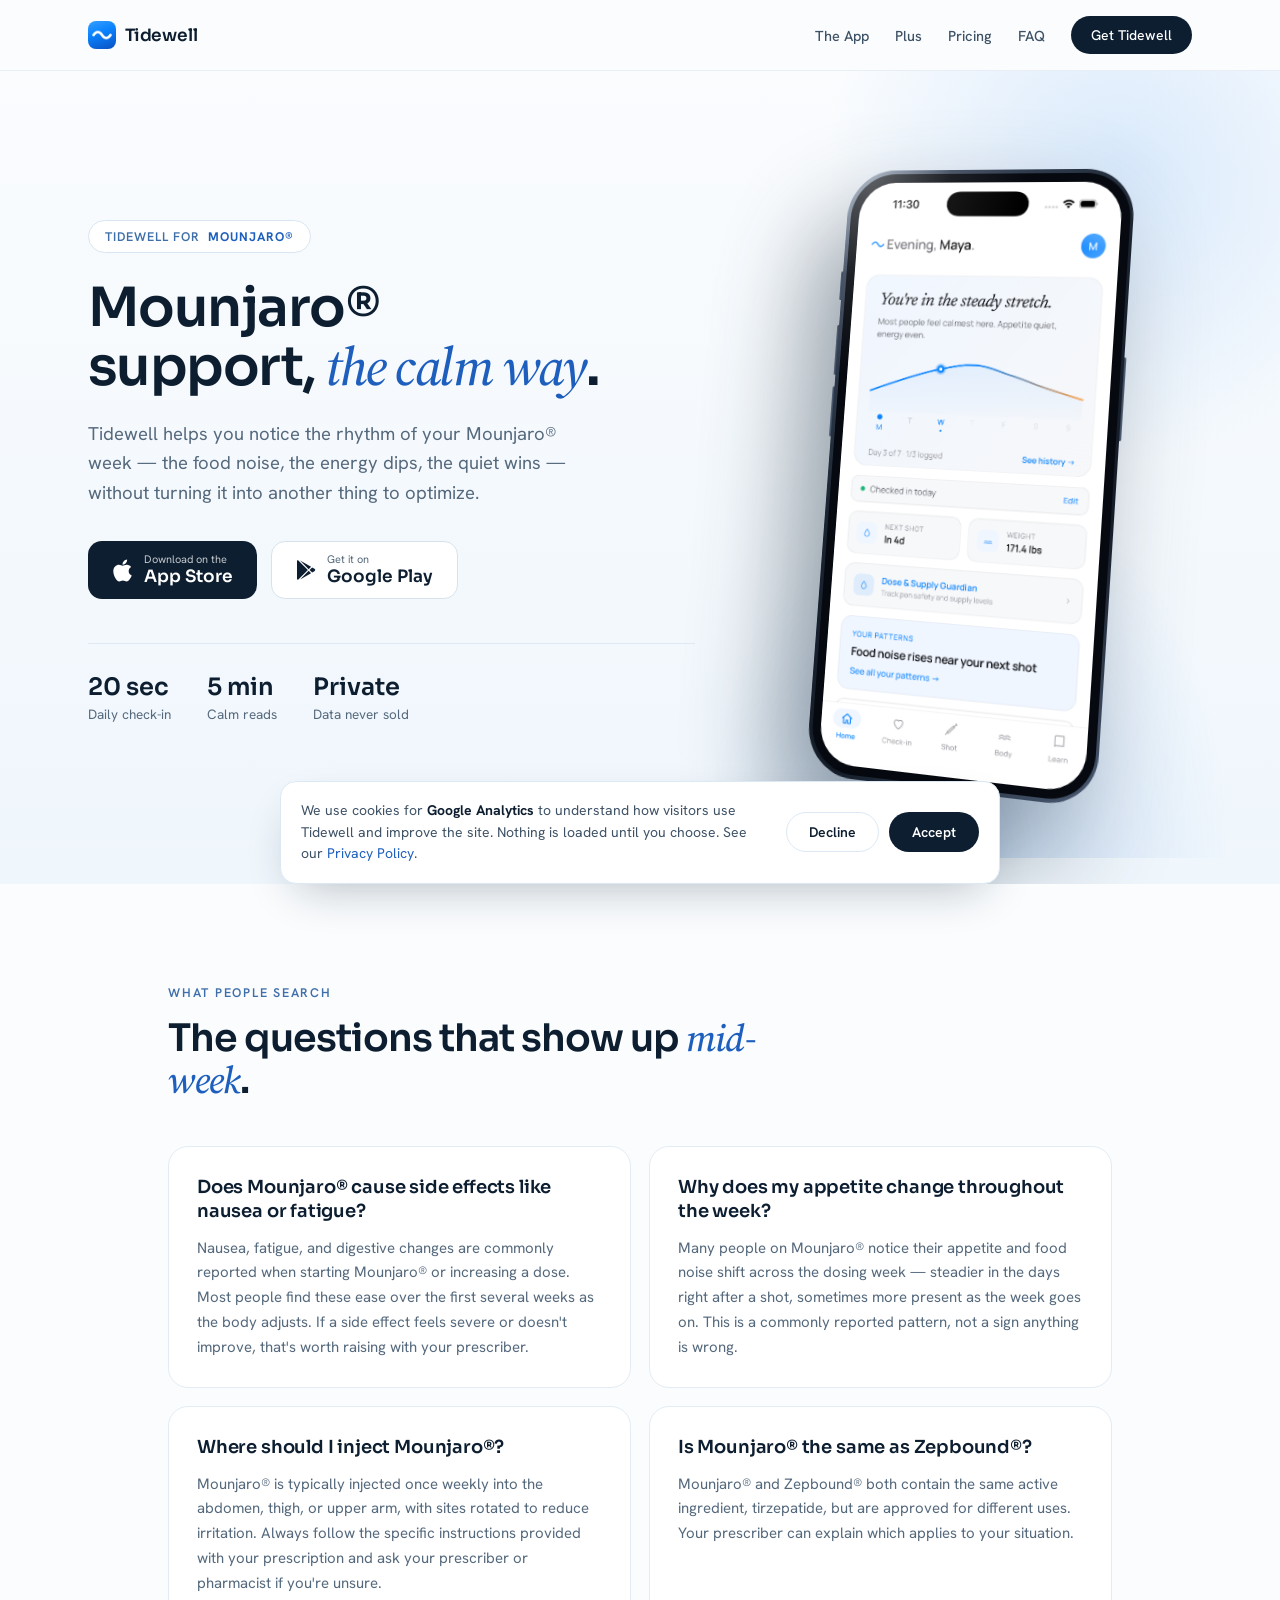
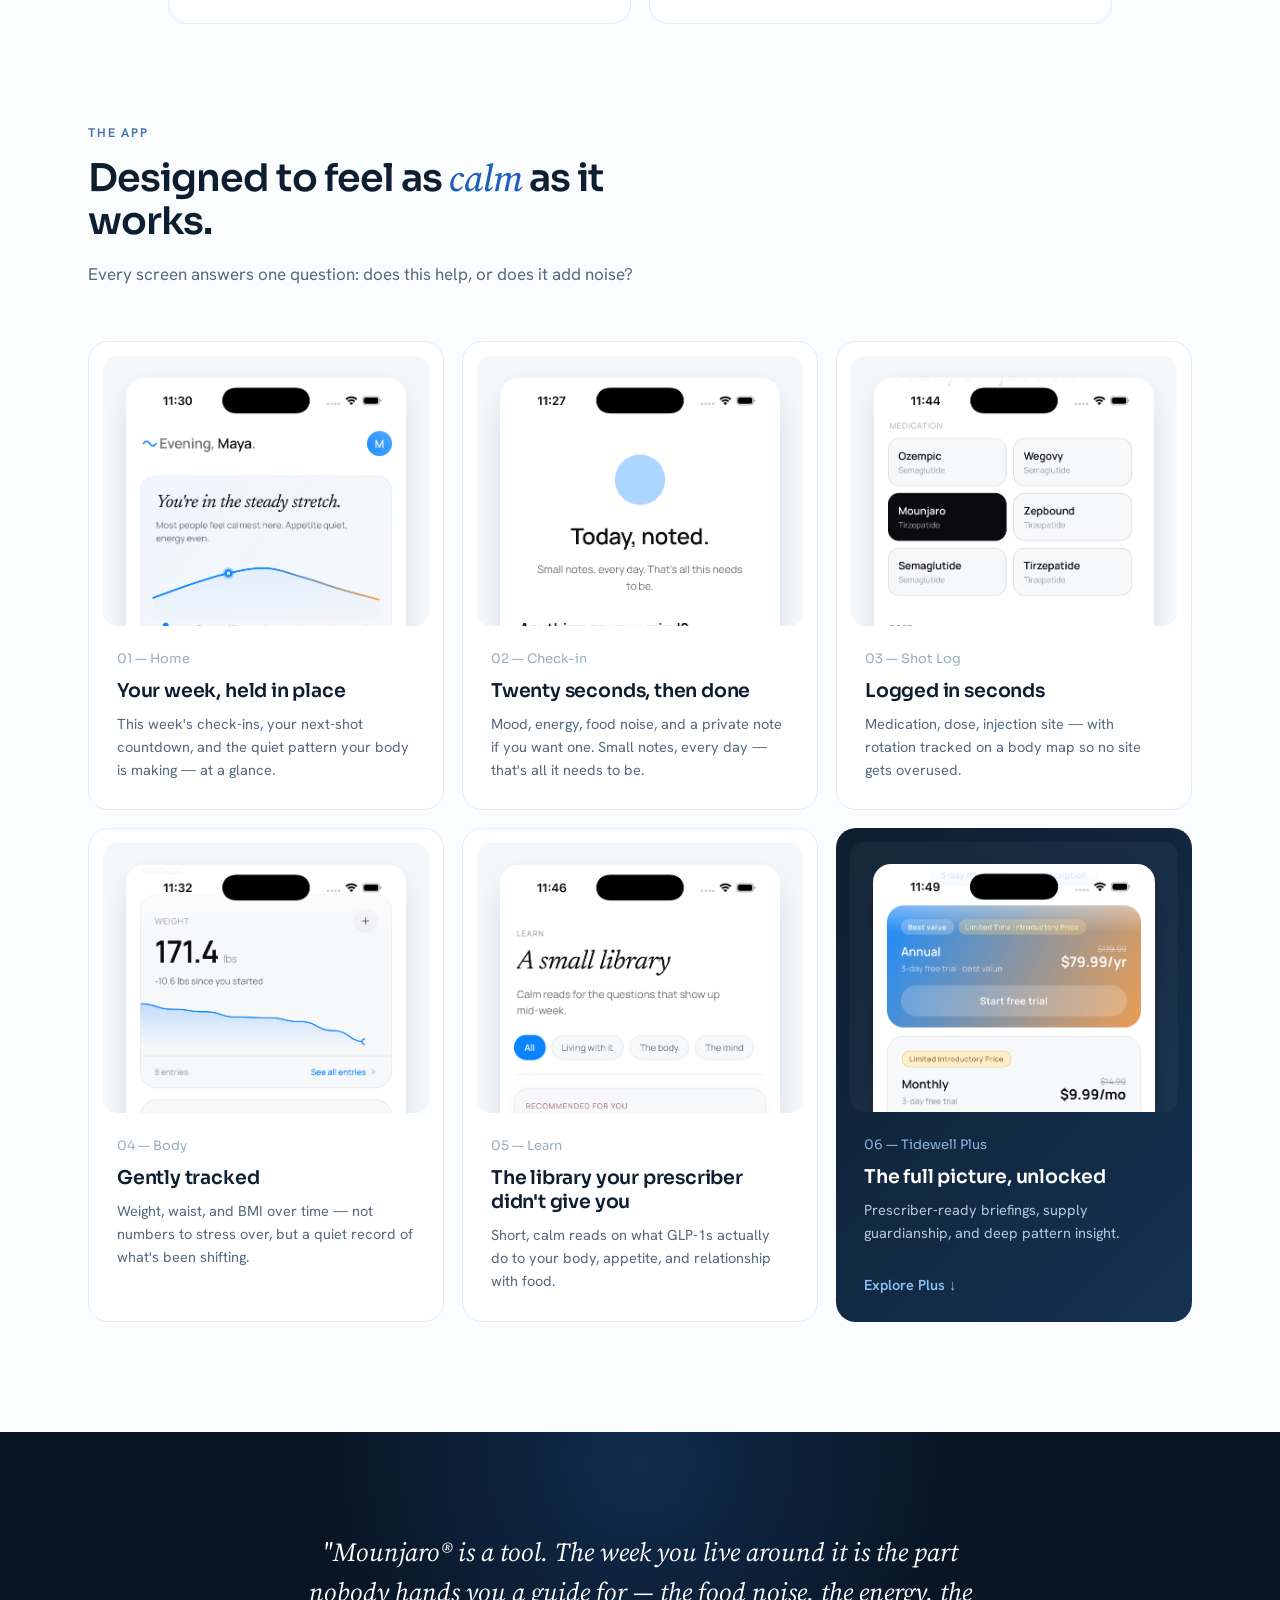
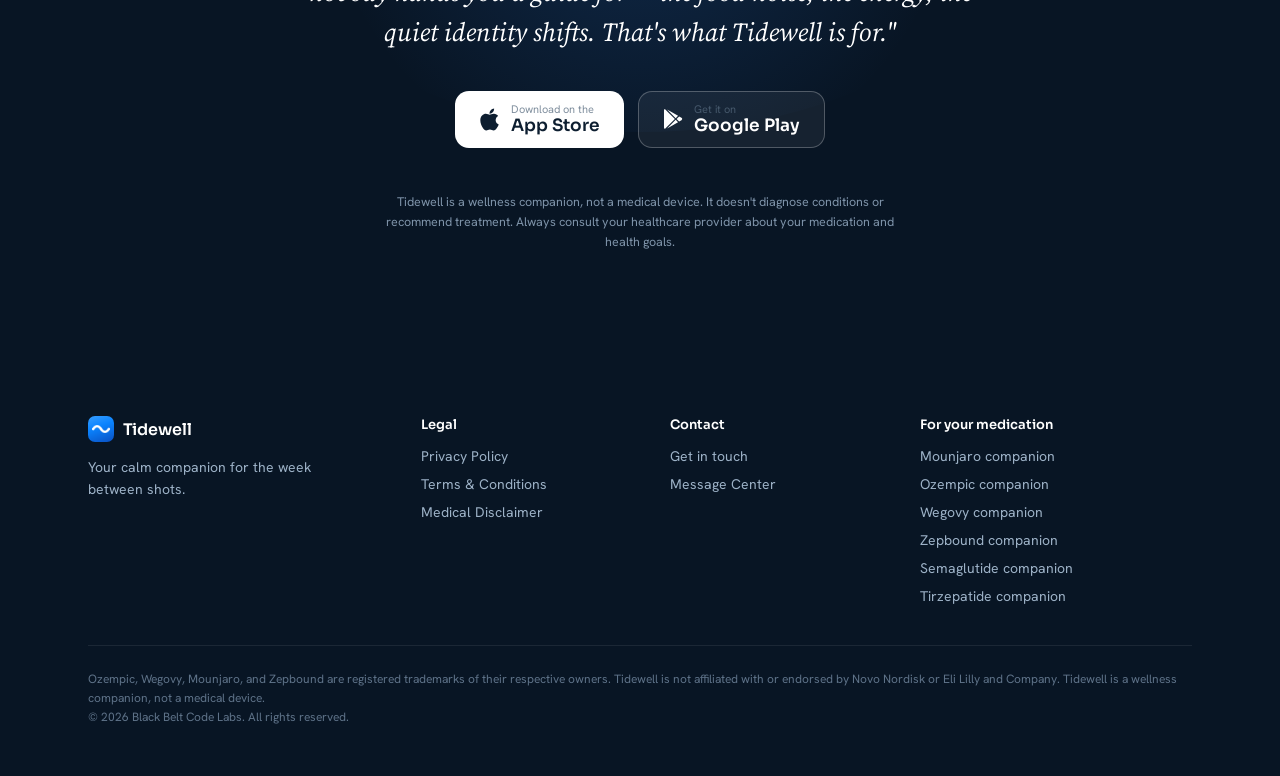
<file: mounjaro-companion.html>
<!DOCTYPE html>
<html lang="en">
<head>
  <!-- Analytics: loaded only after cookie consent (see /js/consent.js) -->
  <script src="/js/consent.js" defer></script>
  <meta charset="UTF-8">
  <meta name="viewport" content="width=device-width, initial-scale=1.0">
  <title>Mounjaro Companion App — Calm GLP-1 Support | Tidewell</title>
  <meta name="description" content="A calm companion for your Mounjaro® journey. Track shots, notice your week, and find steady ground between doses.">
  <meta property="og:title" content="Mounjaro Companion App — Calm GLP-1 Support | Tidewell">
  <meta property="og:description" content="A calm companion for your Mounjaro® journey. Track shots, notice your week, and find steady ground between doses.">
  <meta property="og:type" content="website">
  <meta property="og:url" content="https://tidewellapp.com/mounjaro-companion">
  <meta name="twitter:card" content="summary">
  <link rel="canonical" href="https://tidewellapp.com/mounjaro-companion">
  <link rel="icon" href="assets/favicon.png" type="image/png">
  <link rel="apple-touch-icon" href="assets/icon.png">
  <link rel="preconnect" href="https://fonts.googleapis.com">
  <link href="https://fonts.googleapis.com/css2?family=Sora:wght@500;600;700&family=Hanken+Grotesk:ital,wght@0,400;0,500;0,600;1,400&family=Source+Serif+4:ital,opsz,wght@1,8..60,500&display=swap" rel="stylesheet">
  <style>
    html { scroll-behavior: smooth; }
    * { box-sizing: border-box; }
    body { margin:0; background:#FAFCFE; color:#0D1E30; font-family:'Hanken Grotesk',sans-serif; -webkit-font-smoothing:antialiased; overflow-x:hidden; }
    a { color:#2E7BE0; text-decoration:none; }
    a:hover { color:#1E5FBE; }
    img { max-width:100%; }

    @keyframes twFloat { 0%,100% { transform:translateY(0); } 50% { transform:translateY(-14px); } }
    @keyframes twGlow  { 0%,100% { opacity:.55; } 50% { opacity:.85; } }

    .eyebrow { font-size:12.5px; font-weight:600; letter-spacing:.14em; text-transform:uppercase; color:#3E6FA8; }
    .sec-h2 { font-family:Sora,sans-serif; font-weight:600; letter-spacing:-.025em; line-height:1.12; margin:16px 0 0; }
    .sec-h2 em { font-family:'Source Serif 4',serif; font-style:italic; font-weight:500; color:#1E5FBE; }

    /* ── Nav ── */
    .nav { position:sticky; top:0; z-index:50; backdrop-filter:blur(14px); -webkit-backdrop-filter:blur(14px); background:rgba(250,252,254,.82); border-bottom:1px solid #E7EEF5; transition:box-shadow .3s; }
    .nav.scrolled { box-shadow:0 1px 12px rgba(13,30,48,.06); }
    .nav-inner { max-width:1160px; margin:0 auto; display:flex; align-items:center; gap:32px; padding:16px 28px; }
    .nav-brand { display:flex; align-items:center; gap:9px; color:#0D1E30; }
    .nav-brand img { width:28px; height:28px; border-radius:8px; display:block; }
    .nav-brand span { font-family:Sora,sans-serif; font-weight:600; font-size:17px; letter-spacing:-.01em; }
    .nav-links { display:flex; gap:26px; margin-left:auto; align-items:center; font-size:14.5px; font-weight:500; }
    .nav-links a { color:#3E5266; }
    .nav-links a:hover { color:#0D1E30; }
    .nav-links a.nav-cta { background:#0D1E30; color:#fff; padding:10px 20px; border-radius:100px; font-size:14px; transition:background .3s; }
    .nav-links a.nav-cta:hover { background:#1E5FBE; }
    .nav-hamburger { display:none; margin-left:auto; background:none; border:none; cursor:pointer; padding:8px; flex-direction:column; gap:5px; }
    .nav-hamburger span { display:block; width:22px; height:2px; background:#0D1E30; border-radius:2px; }
    .mobile-menu { display:none; position:fixed; inset:61px 0 0 0; z-index:49; background:#FAFCFE; padding:28px; flex-direction:column; gap:22px; font-size:18px; font-weight:500; }
    .mobile-menu.open { display:flex; }
    .mobile-menu a { color:#3E5266; }

    /* ── Store badges ── */
    .store-badge { display:flex; flex-direction:column; justify-content:center; border-radius:14px; padding:11px 24px; line-height:1.2; text-align:left; transition:background .3s,border-color .3s; }
    .store-badge .sb-row { display:flex; align-items:center; gap:11px; }
    .store-badge .sb-text { display:flex; flex-direction:column; }
    .store-badge .sb-sup { font-size:11px; }
    .store-badge .sb-name { font-family:Sora,sans-serif; font-size:17px; font-weight:600; }
    .store-badge.sb-ios { background:#0D1E30; color:#fff; }
    .store-badge.sb-ios:hover { background:#1E5FBE; color:#fff; }
    .store-badge.sb-ios .sb-sup { opacity:.75; }
    .store-badge.sb-android { background:#fff; color:#0D1E30; border:1px solid #D8E2EC; }
    .store-badge.sb-android:hover { border-color:#1E5FBE; color:#0D1E30; }
    .store-badge.sb-android .sb-sup { color:#55697D; }

    /* ── Companion hero ── */
    .chero { position:relative; overflow:hidden; background:linear-gradient(180deg,#FAFCFE 0%,#EFF6FC 100%); }
    .chero-glow { position:absolute; top:-220px; right:-160px; width:640px; height:640px; border-radius:50%; background:radial-gradient(circle,rgba(90,162,242,.20),rgba(90,162,242,0) 65%); animation:twGlow 9s ease-in-out infinite; }
    .chero-grid { max-width:1160px; margin:0 auto; padding:84px 28px 96px; display:grid; grid-template-columns:1.15fr .85fr; gap:48px; align-items:center; position:relative; }
    .chero-pill { display:inline-flex; align-items:center; gap:8px; border:1px solid #D8E6F3; background:#fff; border-radius:100px; padding:7px 16px; font-size:12.5px; font-weight:600; letter-spacing:.08em; text-transform:uppercase; color:#3E6FA8; max-width:100%; }
    .chero-pill .brand { font-weight:700; color:#1E5FBE; }
    .chero h1 { font-family:Sora,sans-serif; font-weight:600; font-size:54px; line-height:1.08; letter-spacing:-.028em; margin:26px 0 0; text-wrap:balance; }
    .chero h1 em { font-family:'Source Serif 4',serif; font-style:italic; font-weight:500; color:#1E5FBE; }
    .chero-sub { font-size:18.5px; line-height:1.6; color:#55697D; margin:22px 0 0; max-width:500px; text-wrap:pretty; }
    .chero-badges { display:flex; gap:14px; margin-top:34px; flex-wrap:wrap; }
    .chero-stats { display:flex; gap:36px; margin-top:44px; padding-top:28px; border-top:1px solid #E0EAF3; }
    .chero-stats .hs-num { font-family:Sora,sans-serif; font-weight:600; font-size:24px; }
    .chero-stats .hs-label { font-size:13.5px; color:#55697D; margin-top:3px; }

    .chero-phone-wrap { display:flex; justify-content:center; position:relative; padding-top:10px; perspective:1400px; }
    .chero-phone-floor { position:absolute; inset:auto -40px -70px -40px; height:400px; background:radial-gradient(ellipse at 50% 100%,rgba(46,123,224,.18),rgba(46,123,224,0) 70%); }
    .chero-phone { width:300px; transform:rotateY(-16deg) rotateX(4deg) rotateZ(3deg); transform-style:preserve-3d; }
    .chero-phone .phone-float { animation:twFloat 7s ease-in-out infinite; position:relative; filter:drop-shadow(-32px 52px 52px rgba(13,30,48,.42)); }
    .chero-phone .phone-btn { position:absolute; width:3px; border-radius:2px; }
    .chero-phone .phone-btn.left { left:-2px; background:linear-gradient(90deg,#5A6B82,#242E3D); }
    .chero-phone .phone-btn.right { right:-2px; background:linear-gradient(90deg,#242E3D,#5A6B82); }
    .chero-phone .frame { background:linear-gradient(135deg,#8C9CB2 0%,#39465A 12%,#1A2330 40%,#141C28 70%,#4A5A72 100%); border-radius:50px; padding:3.5px; position:relative; }
    .chero-phone .screen { background:#060A10; border-radius:46.5px; padding:9px; }
    .chero-phone .screen img { display:block; width:100%; border-radius:38px; }
    .chero-phone .shine { position:absolute; inset:0; border-radius:50px; background:radial-gradient(120% 75% at 8% 0%,rgba(255,255,255,.36) 0%,rgba(255,255,255,.09) 24%,rgba(255,255,255,0) 46%); pointer-events:none; }

    /* ── What people search ── */
    .qa-section { max-width:1000px; margin:0 auto; padding:100px 28px 0; }
    .qa-head { max-width:620px; }
    .qa-head h2 { font-size:38px; }
    .qa-grid { display:grid; grid-template-columns:1fr 1fr; gap:18px; margin-top:44px; }
    .qa-card { background:#fff; border:1px solid #E3ECF4; border-radius:20px; padding:28px; transition:transform .45s cubic-bezier(.2,.6,.2,1),box-shadow .45s,border-color .45s; }
    .qa-card:hover { transform:translateY(-5px); border-color:#B9D3EE; box-shadow:0 18px 36px -20px rgba(13,30,48,.3); }
    .qa-card h3 { font-family:Sora,sans-serif; font-weight:600; font-size:18px; margin:0 0 12px; letter-spacing:-.01em; line-height:1.35; }
    .qa-card p { font-size:15px; line-height:1.65; color:#55697D; margin:0; text-wrap:pretty; }

    /* ── The App ── */
    .app-section { max-width:1160px; margin:0 auto; padding:100px 28px 0; }
    .app-head { max-width:640px; }
    .app-head h2 { font-size:38px; }
    .app-head p { font-size:17px; line-height:1.65; color:#55697D; margin:18px 0 0; text-wrap:pretty; }
    .app-grid { display:grid; grid-template-columns:repeat(3,1fr); gap:18px; margin-top:52px; }
    .app-card { background:#fff; border:1px solid #E3ECF4; border-radius:20px; padding:14px 14px 28px; transition:transform .5s cubic-bezier(.2,.6,.2,1),box-shadow .5s,border-color .5s; display:flex; flex-direction:column; }
    .app-card:hover { border-color:#B9D3EE; box-shadow:0 26px 54px -24px rgba(13,30,48,.32); transform:translateY(-6px); }
    .app-card .shot-window { border-radius:14px; overflow:hidden; height:270px; background:#F3F8FC; }
    .app-card .shot-window img { display:block; width:86%; margin:22px auto 0; border-radius:18px; box-shadow:0 10px 30px -12px rgba(13,30,48,.3); transition:transform .7s cubic-bezier(.2,.6,.2,1); }
    .app-card:hover .shot-window img { transform:scale(1.05) translateY(-8px); }
    .app-card .card-body { padding:24px 14px 0; }
    .app-card .card-index { font-family:Sora,sans-serif; font-size:13px; color:#9AAEC1; }
    .app-card h3 { font-family:Sora,sans-serif; font-weight:600; font-size:19px; margin:12px 0 9px; letter-spacing:-.01em; }
    .app-card p { font-size:14.5px; line-height:1.6; color:#55697D; margin:0; text-wrap:pretty; }
    .app-card.dark { background:linear-gradient(135deg,#0D1E30,#153252); border:none; color:#fff; }
    .app-card.dark .shot-window { background:rgba(255,255,255,.04); }
    .app-card.dark .shot-window img { box-shadow:0 10px 30px -12px rgba(0,0,0,.5); }
    .app-card.dark .card-body { display:flex; flex-direction:column; flex:1; }
    .app-card.dark .card-index { color:#8FB4E0; }
    .app-card.dark p { color:#B6C8DB; }
    .app-card.dark .card-link { color:#8FC0F5; font-weight:600; font-size:14.5px; margin-top:auto; padding-top:16px; }
    .app-card.dark .card-link:hover { color:#fff; }

    /* ── Closing CTA ── */
    .close-cta { margin-top:110px; background:#081524; color:#E9F1F9; position:relative; overflow:hidden; }
    .close-glow { position:absolute; top:-240px; left:50%; transform:translateX(-50%); width:820px; height:540px; border-radius:50%; background:radial-gradient(circle,rgba(46,123,224,.22),rgba(46,123,224,0) 65%); animation:twGlow 10s ease-in-out infinite; }
    .close-inner { max-width:720px; margin:0 auto; padding:100px 28px; text-align:center; position:relative; }
    .close-quote { font-family:'Source Serif 4',serif; font-style:italic; font-size:26px; line-height:1.55; color:#fff; margin:0; text-wrap:pretty; }
    .close-badges { display:flex; gap:14px; justify-content:center; margin-top:38px; flex-wrap:wrap; }
    .close-badges .sb-ios { background:#fff; color:#0D1E30; }
    .close-badges .sb-ios:hover { background:#DCE9F8; color:#0D1E30; }
    .close-badges .sb-ios .sb-sup { color:#55697D; }
    .close-badges .sb-android { background:rgba(255,255,255,.06); color:#fff; border:1px solid rgba(255,255,255,.25); }
    .close-badges .sb-android:hover { border-color:#8FC0F5; color:#fff; }
    .close-badges .sb-android .sb-sup { opacity:.75; }
    .close-disclaimer { font-size:12.5px; line-height:1.6; color:#7E93A9; margin:44px auto 0; max-width:540px; }

    /* ── Footer ── */
    .footer { background:#081524; color:#9DB2C7; }
    .footer a { color:#9DB2C7; }
    .footer a:hover { color:#fff; }
    .footer-grid { max-width:1160px; margin:0 auto; padding:64px 28px 40px; display:grid; grid-template-columns:1.4fr 1fr 1fr 1.3fr; gap:40px; }
    .footer-brand { display:flex; align-items:center; gap:9px; color:#fff; }
    .footer-brand img { width:26px; height:26px; border-radius:7px; display:block; }
    .footer-brand span { font-family:Sora,sans-serif; font-weight:600; font-size:16px; }
    .footer-tagline { font-size:14px; line-height:1.6; margin:14px 0 0; max-width:240px; }
    .footer-col { display:flex; flex-direction:column; gap:10px; font-size:14px; }
    .footer-col .fc-title { font-family:Sora,sans-serif; font-weight:600; font-size:13px; color:#fff; margin-bottom:4px; }
    .footer-legal { max-width:1160px; margin:0 auto; padding:0 28px 48px; }
    .footer-legal p { font-size:12px; line-height:1.6; color:#5E7288; border-top:1px solid rgba(255,255,255,.08); padding-top:24px; margin:0; }

    /* ── Responsive ── */
    @media (max-width:1060px) {
      .chero h1 { font-size:44px; }
    }
    @media (max-width:960px) {
      .chero-grid { grid-template-columns:1fr; padding-top:64px; }
      .chero-phone-wrap { max-width:400px; margin:20px auto 0; width:100%; }
      .app-grid { grid-template-columns:repeat(2,1fr); }
      .footer-grid { grid-template-columns:1fr 1fr; }
    }
    @media (max-width:860px) {
      .nav-links { display:none; }
      .nav-hamburger { display:flex; }
    }
    @media (max-width:700px) {
      .chero h1 { font-size:36px; }
      .chero-pill { font-size:11px; letter-spacing:.05em; border-radius:18px; line-height:1.5; }
      .qa-head h2, .app-head h2 { font-size:30px; }
      .close-quote { font-size:22px; }
      .qa-grid { grid-template-columns:1fr; }
      .app-grid { grid-template-columns:1fr; }
      .chero-stats { gap:24px; }
      .footer-grid { grid-template-columns:1fr; gap:32px; }
    }
  </style>
</head>
<body>

<nav class="nav" aria-label="Main">
  <div class="nav-inner">
    <a href="/" class="nav-brand">
      <img src="assets/icon.png" alt="Tidewell logo">
      <span>Tidewell</span>
    </a>
    <div class="nav-links">
      <a href="/#app">The App</a>
      <a href="/#plus">Plus</a>
      <a href="/#pricing">Pricing</a>
      <a href="/#faq">FAQ</a>
      <a href="/get" class="nav-cta">Get Tidewell</a>
    </div>
    <button class="nav-hamburger" aria-label="Menu" aria-expanded="false"><span></span><span></span><span></span></button>
  </div>
</nav>
<div class="mobile-menu">
  <a href="/#app">The App</a>
  <a href="/#plus">Plus</a>
  <a href="/#pricing">Pricing</a>
  <a href="/#faq">FAQ</a>
  <a href="/get">Get Tidewell</a>
</div>

<header class="chero">
  <div class="chero-glow" aria-hidden="true"></div>
  <div class="chero-grid">
    <div data-reveal>
      <div class="chero-pill">Tidewell for <b class="brand">Mounjaro®</b></div>
      <h1>Mounjaro® support, <em>the calm way</em>.</h1>
      <p class="chero-sub">Tidewell helps you notice the rhythm of your Mounjaro® week — the food noise, the energy dips, the quiet wins — without turning it into another thing to optimize.</p>
      <div class="chero-badges">
        <a href="#" data-cta="ios" class="store-badge sb-ios"><span class="sb-row"><svg width="21" height="25" viewBox="0 0 384 512" aria-hidden="true"><path fill="#fff" d="M318.7 268.7c-.2-36.7 16.4-64.4 50-84.8-18.8-26.9-47.2-41.7-84.7-44.6-35.5-2.7-74.3 20.7-88.5 20.7-15 0-49.4-19.7-76.4-19.7C63.3 141.2 4 184.8 4 273.5q0 39.3 14.4 81.2c12.8 36.7 59 126.7 107.2 125.2 25.2-.6 43-17.9 75.8-17.9 31.8 0 48.3 17.9 76.4 17.9 48.6-.7 90.4-82.5 102.6-119.3-65.2-30.7-61.7-90-61.7-91.9zm-56.6-164.2c27.3-32.4 24.8-61.9 24-72.5-24.1 1.4-52 16.4-67.9 34.9-17.5 19.8-27.8 44.3-25.6 71.9 26.1 2 49.9-11.4 69.5-34.3z"/></svg><span class="sb-text"><span class="sb-sup">Download on the</span><span class="sb-name">App Store</span></span></span></a>
        <a href="#" data-cta="android" class="store-badge sb-android"><span class="sb-row"><svg width="20" height="22" viewBox="0 0 512 512" aria-hidden="true"><path fill="#0D1E30" d="M325.3 234.3L104.6 13l280.8 161.2-60.1 60.1zM47 0C34 6.8 25.3 19.2 25.3 35.3v441.3c0 16.1 8.7 28.5 21.7 35.3l256.6-256L47 0zm425.2 225.6l-58.9-34.1-65.7 64.5 65.7 64.5 58.9-34.1c26.2-15.7 26.2-45.1 0-60.8zM104.6 499l280.8-161.2-60.1-60.1L104.6 499z"/></svg><span class="sb-text"><span class="sb-sup">Get it on</span><span class="sb-name">Google Play</span></span></span></a>
      </div>
      <div class="chero-stats">
        <div><div class="hs-num">20 sec</div><div class="hs-label">Daily check-in</div></div>
        <div><div class="hs-num">5 min</div><div class="hs-label">Calm reads</div></div>
        <div><div class="hs-num">Private</div><div class="hs-label">Data never sold</div></div>
      </div>
    </div>
    <div class="chero-phone-wrap">
      <div class="chero-phone-floor" aria-hidden="true"></div>
      <div class="chero-phone">
        <div class="phone-float">
          <div class="phone-btn left" style="top:17%;height:30px"></div>
          <div class="phone-btn left" style="top:26%;height:52px"></div>
          <div class="phone-btn left" style="top:26%;margin-top:64px;height:52px"></div>
          <div class="phone-btn right" style="top:30%;height:82px"></div>
          <div class="frame">
            <div class="screen"><img src="assets/app-home.png" alt="Tidewell home screen"></div>
            <div class="shine" aria-hidden="true"></div>
          </div>
        </div>
      </div>
    </div>
  </div>
</header>

<section class="qa-section">
  <div class="qa-head" data-reveal>
    <div class="eyebrow">What people search</div>
    <h2 class="sec-h2">The questions that show up <em>mid-week</em>.</h2>
  </div>
  <div class="qa-grid">
    <div class="qa-card" data-reveal>
      <h3>Does Mounjaro® cause side effects like nausea or fatigue?</h3>
      <p>Nausea, fatigue, and digestive changes are commonly reported when starting Mounjaro® or increasing a dose. Most people find these ease over the first several weeks as the body adjusts. If a side effect feels severe or doesn't improve, that's worth raising with your prescriber.</p>
    </div>
    <div class="qa-card" data-reveal>
      <h3>Why does my appetite change throughout the week?</h3>
      <p>Many people on Mounjaro® notice their appetite and food noise shift across the dosing week — steadier in the days right after a shot, sometimes more present as the week goes on. This is a commonly reported pattern, not a sign anything is wrong.</p>
    </div>
    <div class="qa-card" data-reveal>
      <h3>Where should I inject Mounjaro®?</h3>
      <p>Mounjaro® is typically injected once weekly into the abdomen, thigh, or upper arm, with sites rotated to reduce irritation. Always follow the specific instructions provided with your prescription and ask your prescriber or pharmacist if you're unsure.</p>
    </div>
    <div class="qa-card" data-reveal>
      <h3>Is Mounjaro® the same as Zepbound®?</h3>
      <p>Mounjaro® and Zepbound® both contain the same active ingredient, tirzepatide, but are approved for different uses. Your prescriber can explain which applies to your situation.</p>
    </div>
  </div>
</section>

<section id="app" class="app-section">
  <div class="app-head" data-reveal>
    <div class="eyebrow">The App</div>
    <h2 class="sec-h2">Designed to feel as <em>calm</em> as it works.</h2>
    <p>Every screen answers one question: does this help, or does it add noise?</p>
  </div>
  <div class="app-grid">
    <div class="app-card" data-reveal>
      <div class="shot-window"><img src="assets/app-home.png" alt="Home screen"></div>
      <div class="card-body">
        <div class="card-index">01 — Home</div>
        <h3>Your week, held in place</h3>
        <p>This week's check-ins, your next-shot countdown, and the quiet pattern your body is making — at a glance.</p>
      </div>
    </div>
    <div class="app-card" data-reveal>
      <div class="shot-window"><img src="assets/app-checkin.png" alt="Check-in complete"></div>
      <div class="card-body">
        <div class="card-index">02 — Check-in</div>
        <h3>Twenty seconds, then done</h3>
        <p>Mood, energy, food noise, and a private note if you want one. Small notes, every day — that's all it needs to be.</p>
      </div>
    </div>
    <div class="app-card" data-reveal>
      <div class="shot-window"><img src="assets/app-shot.png" alt="Shot logging"></div>
      <div class="card-body">
        <div class="card-index">03 — Shot Log</div>
        <h3>Logged in seconds</h3>
        <p>Medication, dose, injection site — with rotation tracked on a body map so no site gets overused.</p>
      </div>
    </div>
    <div class="app-card" data-reveal>
      <div class="shot-window"><img src="assets/app-body.png" alt="Body tracking"></div>
      <div class="card-body">
        <div class="card-index">04 — Body</div>
        <h3>Gently tracked</h3>
        <p>Weight, waist, and BMI over time — not numbers to stress over, but a quiet record of what's been shifting.</p>
      </div>
    </div>
    <div class="app-card" data-reveal>
      <div class="shot-window"><img src="assets/app-learn.png" alt="Learn library"></div>
      <div class="card-body">
        <div class="card-index">05 — Learn</div>
        <h3>The library your prescriber didn't give you</h3>
        <p>Short, calm reads on what GLP-1s actually do to your body, appetite, and relationship with food.</p>
      </div>
    </div>
    <div class="app-card dark" data-reveal>
      <div class="shot-window"><img src="assets/app-membership.png" alt="Tidewell Plus membership"></div>
      <div class="card-body">
        <div class="card-index">06 — Tidewell Plus</div>
        <h3>The full picture, unlocked</h3>
        <p>Prescriber-ready briefings, supply guardianship, and deep pattern insight.</p>
        <a href="/#plus" class="card-link">Explore Plus ↓</a>
      </div>
    </div>
  </div>
</section>

<section id="get" class="close-cta">
  <div class="close-glow" aria-hidden="true"></div>
  <div class="close-inner" data-reveal>
    <p class="close-quote">"Mounjaro® is a tool. The week you live around it is the part nobody hands you a guide for — the food noise, the energy, the quiet identity shifts. That's what Tidewell is for."</p>
    <div class="close-badges">
      <a href="#" data-cta="ios" class="store-badge sb-ios"><span class="sb-row"><svg width="21" height="25" viewBox="0 0 384 512" aria-hidden="true"><path fill="#0D1E30" d="M318.7 268.7c-.2-36.7 16.4-64.4 50-84.8-18.8-26.9-47.2-41.7-84.7-44.6-35.5-2.7-74.3 20.7-88.5 20.7-15 0-49.4-19.7-76.4-19.7C63.3 141.2 4 184.8 4 273.5q0 39.3 14.4 81.2c12.8 36.7 59 126.7 107.2 125.2 25.2-.6 43-17.9 75.8-17.9 31.8 0 48.3 17.9 76.4 17.9 48.6-.7 90.4-82.5 102.6-119.3-65.2-30.7-61.7-90-61.7-91.9zm-56.6-164.2c27.3-32.4 24.8-61.9 24-72.5-24.1 1.4-52 16.4-67.9 34.9-17.5 19.8-27.8 44.3-25.6 71.9 26.1 2 49.9-11.4 69.5-34.3z"/></svg><span class="sb-text"><span class="sb-sup">Download on the</span><span class="sb-name">App Store</span></span></span></a>
      <a href="#" data-cta="android" class="store-badge sb-android"><span class="sb-row"><svg width="20" height="22" viewBox="0 0 512 512" aria-hidden="true"><path fill="#fff" d="M325.3 234.3L104.6 13l280.8 161.2-60.1 60.1zM47 0C34 6.8 25.3 19.2 25.3 35.3v441.3c0 16.1 8.7 28.5 21.7 35.3l256.6-256L47 0zm425.2 225.6l-58.9-34.1-65.7 64.5 65.7 64.5 58.9-34.1c26.2-15.7 26.2-45.1 0-60.8zM104.6 499l280.8-161.2-60.1-60.1L104.6 499z"/></svg><span class="sb-text"><span class="sb-sup">Get it on</span><span class="sb-name">Google Play</span></span></span></a>
    </div>
    <p class="close-disclaimer">Tidewell is a wellness companion, not a medical device. It doesn't diagnose conditions or recommend treatment. Always consult your healthcare provider about your medication and health goals.</p>
  </div>
</section>

<footer class="footer">
  <div class="footer-grid">
    <div>
      <div class="footer-brand">
        <img src="assets/icon.png" alt="Tidewell logo">
        <span>Tidewell</span>
      </div>
      <p class="footer-tagline">Your calm companion for the week between shots.</p>
    </div>
    <div class="footer-col">
      <div class="fc-title">Legal</div>
      <a href="/privacy">Privacy Policy</a>
      <a href="/terms">Terms &amp; Conditions</a>
      <a href="/medical-disclaimer">Medical Disclaimer</a>
    </div>
    <div class="footer-col">
      <div class="fc-title">Contact</div>
      <a href="/contact">Get in touch</a>
      <a href="/messages">Message Center</a>
    </div>
    <div class="footer-col">
      <div class="fc-title">For your medication</div>
      <a href="/mounjaro-companion">Mounjaro companion</a>
      <a href="/ozempic-companion">Ozempic companion</a>
      <a href="/wegovy-companion">Wegovy companion</a>
      <a href="/zepbound-companion">Zepbound companion</a>
      <a href="/semaglutide-companion">Semaglutide companion</a>
      <a href="/tirzepatide-companion">Tirzepatide companion</a>
    </div>
  </div>
  <div class="footer-legal">
    <p>Ozempic, Wegovy, Mounjaro, and Zepbound are registered trademarks of their respective owners. Tidewell is not affiliated with or endorsed by Novo Nordisk or Eli Lilly and Company. Tidewell is a wellness companion, not a medical device.<br>© 2026 Black Belt Code Labs. All rights reserved.</p>
  </div>
</footer>

<script src="js/main.js?v=2"></script>
<script>
(function () {
  var hamburger = document.querySelector('.nav-hamburger');
  var mobileMenu = document.querySelector('.mobile-menu');
  if (hamburger && mobileMenu) {
    hamburger.addEventListener('click', function () {
      var open = mobileMenu.classList.toggle('open');
      hamburger.setAttribute('aria-expanded', String(open));
    });
    mobileMenu.querySelectorAll('a').forEach(function (a) {
      a.addEventListener('click', function () {
        mobileMenu.classList.remove('open');
        hamburger.setAttribute('aria-expanded', 'false');
      });
    });
  }

  if (window.matchMedia('(prefers-reduced-motion: reduce)').matches) return;

  var els = document.querySelectorAll('[data-reveal]');
  els.forEach(function (el) {
    el.style.opacity = '0';
    el.style.transform = 'translateY(26px)';
    el.style.transition = 'opacity .85s cubic-bezier(.2,.6,.2,1), transform .85s cubic-bezier(.2,.6,.2,1)';
  });
  var io = new IntersectionObserver(function (entries) {
    entries.forEach(function (e) {
      if (e.isIntersecting) {
        e.target.style.opacity = '1';
        e.target.style.transform = 'none';
        io.unobserve(e.target);
      }
    });
  }, { threshold: 0.1, rootMargin: '0px 0px -6% 0px' });
  els.forEach(function (el) { io.observe(el); });
})();
</script>
<script type="application/ld+json">
{
  "@context": "https://schema.org",
  "@type": "FAQPage",
  "mainEntity": [
    {
      "@type": "Question",
      "name": "Does Mounjaro® cause side effects like nausea or fatigue?",
      "acceptedAnswer": {
        "@type": "Answer",
        "text": "Nausea, fatigue, and digestive changes are commonly reported when starting Mounjaro® or increasing a dose. Most people find these ease over the first several weeks as the body adjusts. If a side effect feels severe or doesn't improve, that's worth raising with your prescriber."
      }
    },
    {
      "@type": "Question",
      "name": "Why does my appetite change throughout the week?",
      "acceptedAnswer": {
        "@type": "Answer",
        "text": "Many people on Mounjaro® notice their appetite and food noise shift across the dosing week — steadier in the days right after a shot, sometimes more present as the week goes on. This is a commonly reported pattern, not a sign anything is wrong."
      }
    },
    {
      "@type": "Question",
      "name": "Where should I inject Mounjaro®?",
      "acceptedAnswer": {
        "@type": "Answer",
        "text": "Mounjaro® is typically injected once weekly into the abdomen, thigh, or upper arm, with sites rotated to reduce irritation. Always follow the specific instructions provided with your prescription and ask your prescriber or pharmacist if you're unsure."
      }
    },
    {
      "@type": "Question",
      "name": "Is Mounjaro® the same as Zepbound®?",
      "acceptedAnswer": {
        "@type": "Answer",
        "text": "Mounjaro® and Zepbound® both contain the same active ingredient, tirzepatide, but are approved for different uses. Your prescriber can explain which applies to your situation."
      }
    }
  ]
}
</script>
</body>
</html>
</file>
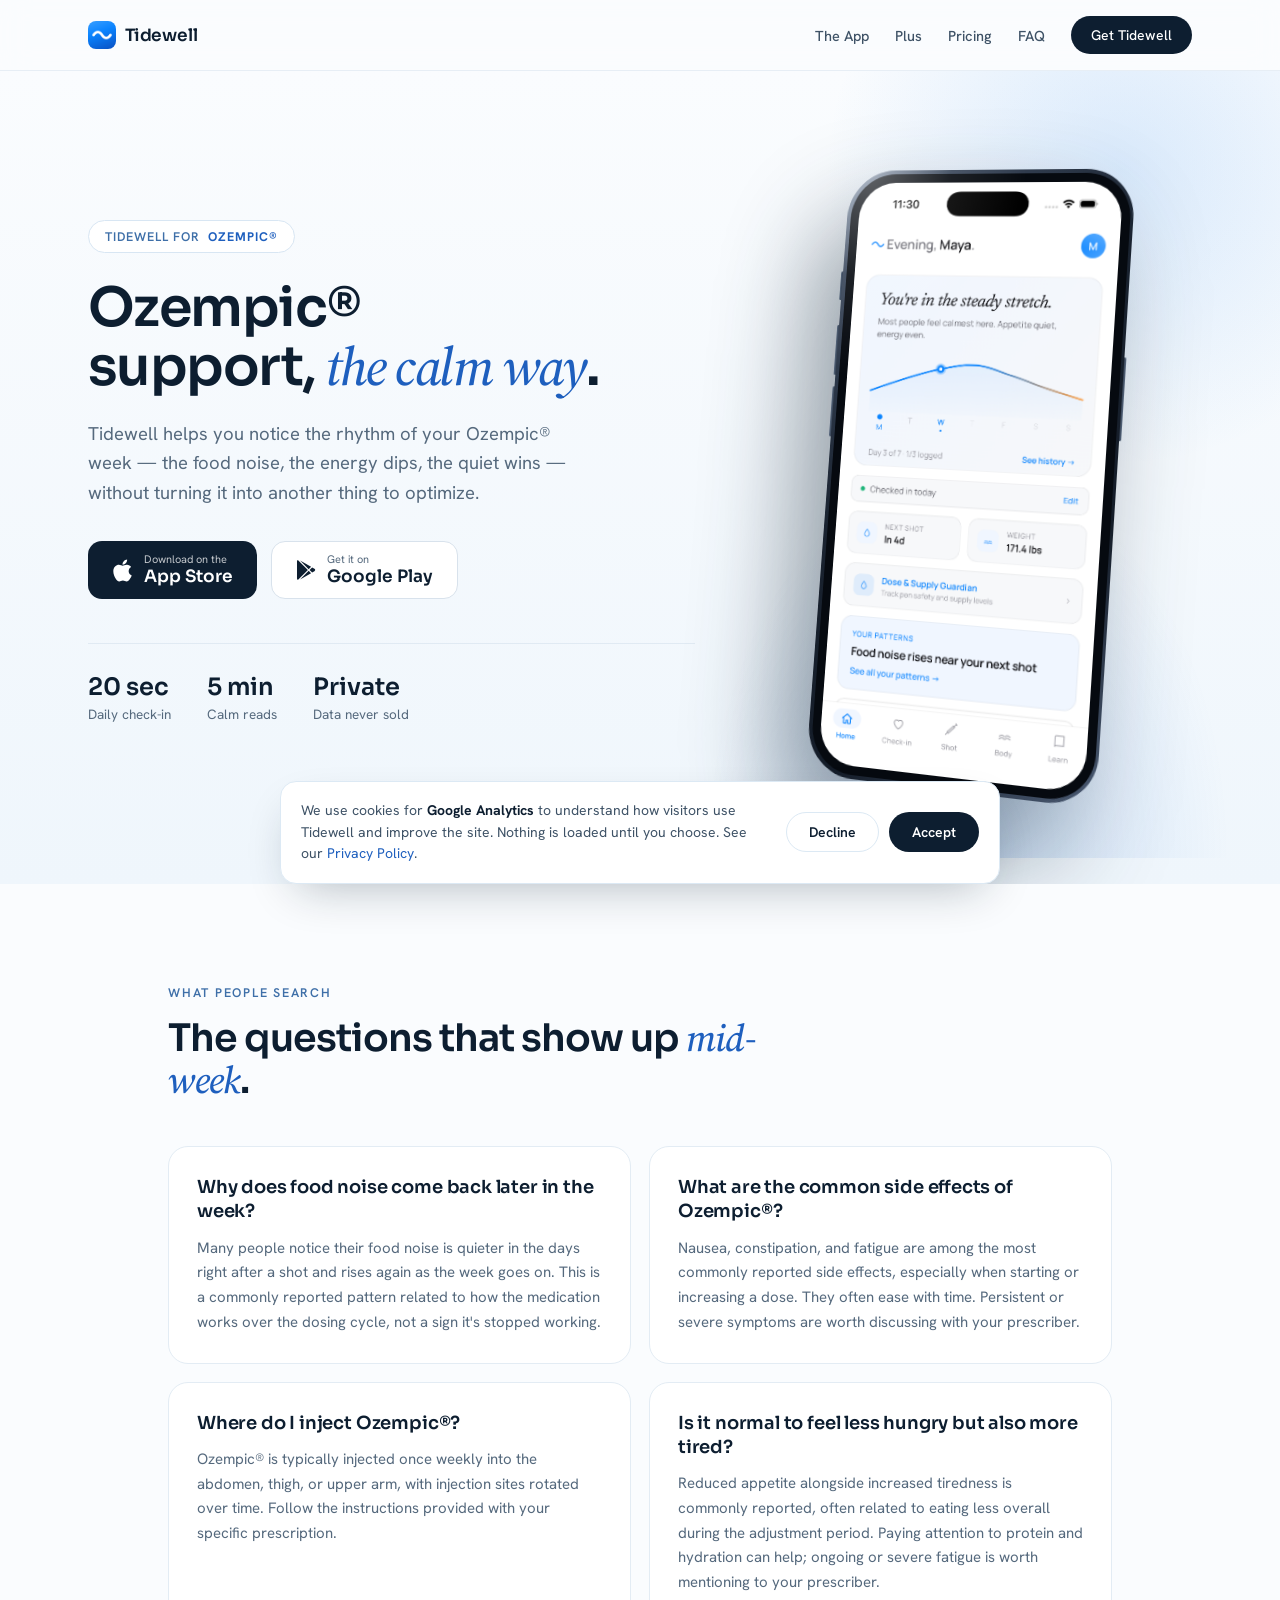
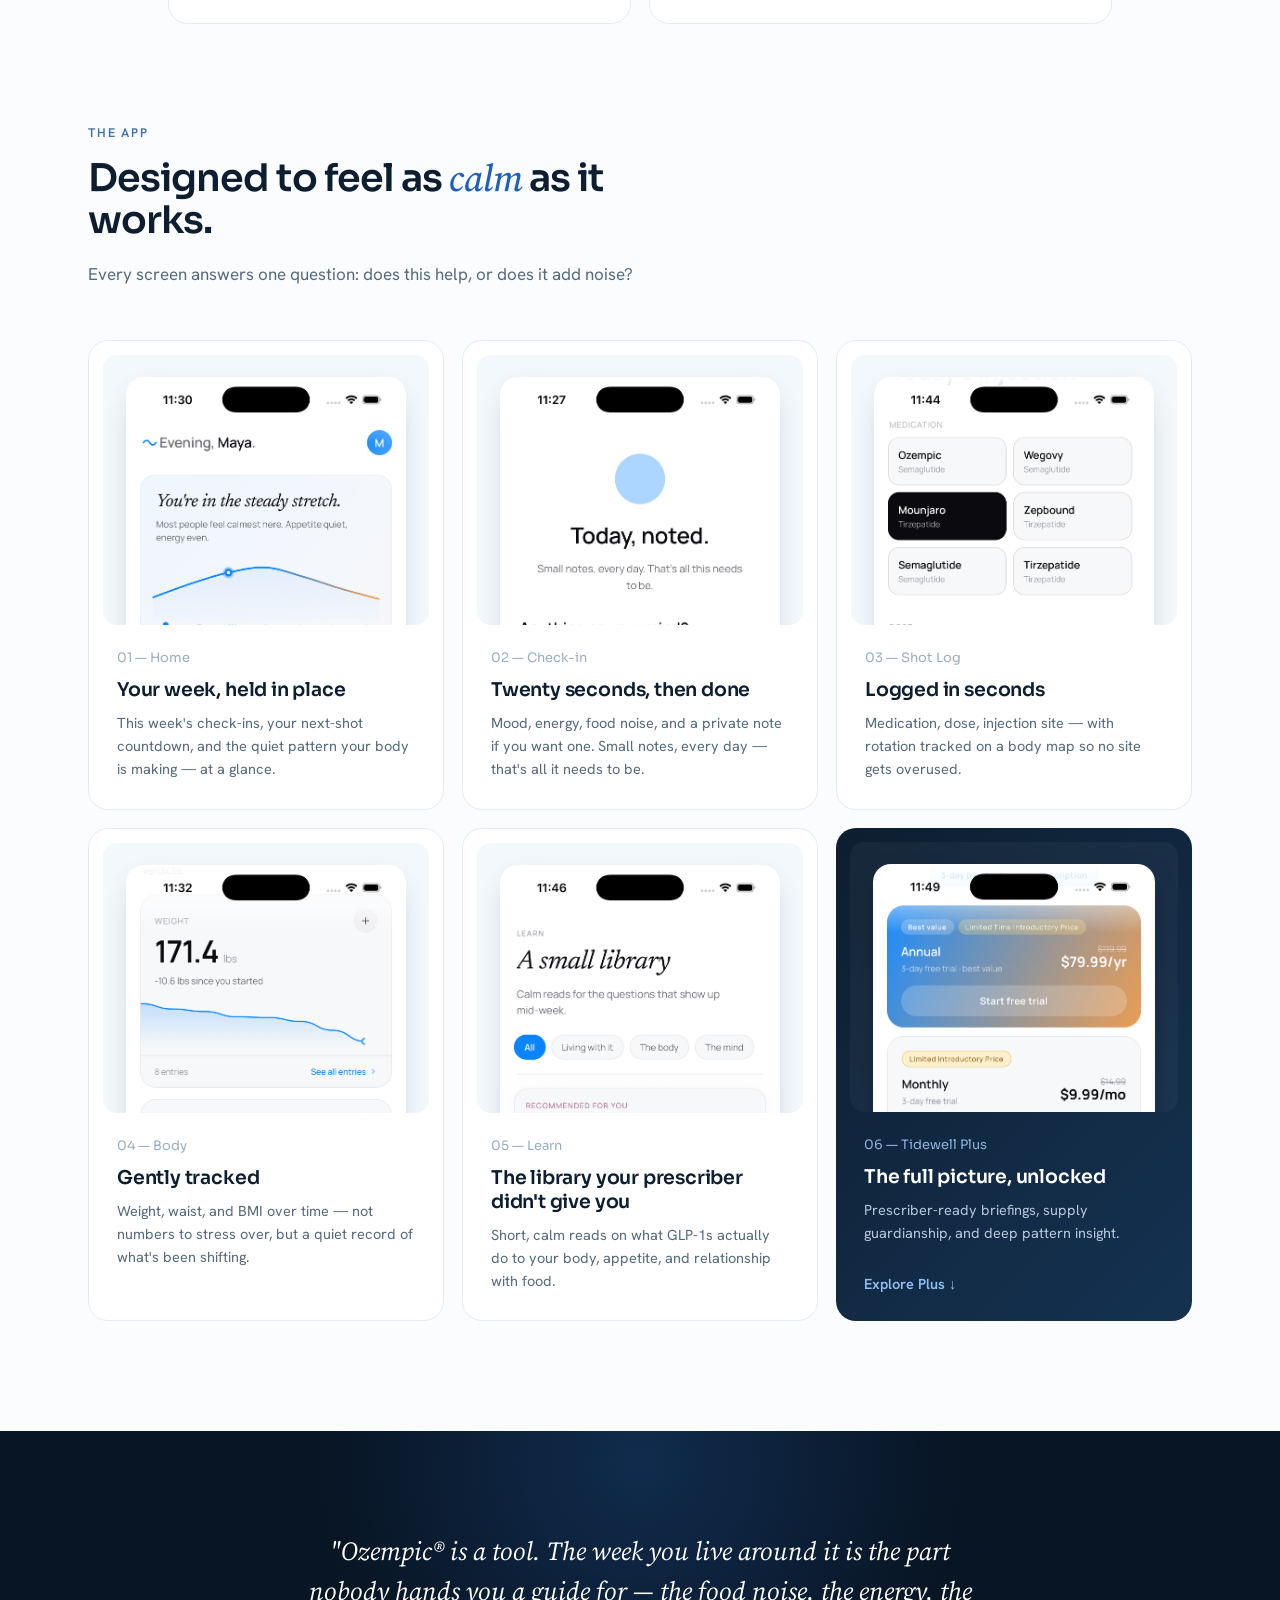
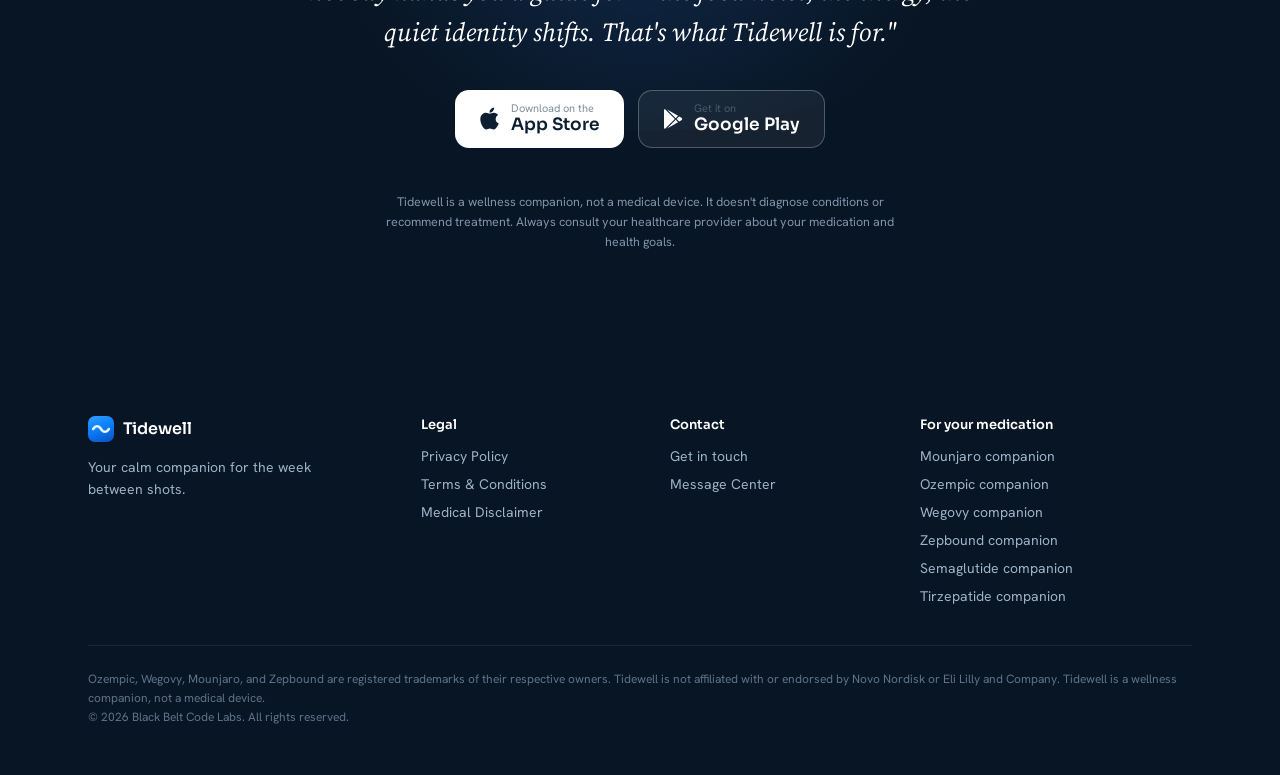
<file: ozempic-companion.html>
<!DOCTYPE html>
<html lang="en">
<head>
  <!-- Analytics: loaded only after cookie consent (see /js/consent.js) -->
  <script src="/js/consent.js" defer></script>
  <meta charset="UTF-8">
  <meta name="viewport" content="width=device-width, initial-scale=1.0">
  <title>Ozempic Companion App — Calm GLP-1 Support | Tidewell</title>
  <meta name="description" content="A calm companion for your Ozempic® journey. Track shots, notice your week, and find steady ground between doses.">
  <meta property="og:title" content="Ozempic Companion App — Calm GLP-1 Support | Tidewell">
  <meta property="og:description" content="A calm companion for your Ozempic® journey. Track shots, notice your week, and find steady ground between doses.">
  <meta property="og:type" content="website">
  <meta property="og:url" content="https://tidewellapp.com/ozempic-companion">
  <meta name="twitter:card" content="summary">
  <link rel="canonical" href="https://tidewellapp.com/ozempic-companion">
  <link rel="icon" href="assets/favicon.png" type="image/png">
  <link rel="apple-touch-icon" href="assets/icon.png">
  <link rel="preconnect" href="https://fonts.googleapis.com">
  <link href="https://fonts.googleapis.com/css2?family=Sora:wght@500;600;700&family=Hanken+Grotesk:ital,wght@0,400;0,500;0,600;1,400&family=Source+Serif+4:ital,opsz,wght@1,8..60,500&display=swap" rel="stylesheet">
  <style>
    html { scroll-behavior: smooth; }
    * { box-sizing: border-box; }
    body { margin:0; background:#FAFCFE; color:#0D1E30; font-family:'Hanken Grotesk',sans-serif; -webkit-font-smoothing:antialiased; overflow-x:hidden; }
    a { color:#2E7BE0; text-decoration:none; }
    a:hover { color:#1E5FBE; }
    img { max-width:100%; }

    @keyframes twFloat { 0%,100% { transform:translateY(0); } 50% { transform:translateY(-14px); } }
    @keyframes twGlow  { 0%,100% { opacity:.55; } 50% { opacity:.85; } }

    .eyebrow { font-size:12.5px; font-weight:600; letter-spacing:.14em; text-transform:uppercase; color:#3E6FA8; }
    .sec-h2 { font-family:Sora,sans-serif; font-weight:600; letter-spacing:-.025em; line-height:1.12; margin:16px 0 0; }
    .sec-h2 em { font-family:'Source Serif 4',serif; font-style:italic; font-weight:500; color:#1E5FBE; }

    /* ── Nav ── */
    .nav { position:sticky; top:0; z-index:50; backdrop-filter:blur(14px); -webkit-backdrop-filter:blur(14px); background:rgba(250,252,254,.82); border-bottom:1px solid #E7EEF5; transition:box-shadow .3s; }
    .nav.scrolled { box-shadow:0 1px 12px rgba(13,30,48,.06); }
    .nav-inner { max-width:1160px; margin:0 auto; display:flex; align-items:center; gap:32px; padding:16px 28px; }
    .nav-brand { display:flex; align-items:center; gap:9px; color:#0D1E30; }
    .nav-brand img { width:28px; height:28px; border-radius:8px; display:block; }
    .nav-brand span { font-family:Sora,sans-serif; font-weight:600; font-size:17px; letter-spacing:-.01em; }
    .nav-links { display:flex; gap:26px; margin-left:auto; align-items:center; font-size:14.5px; font-weight:500; }
    .nav-links a { color:#3E5266; }
    .nav-links a:hover { color:#0D1E30; }
    .nav-links a.nav-cta { background:#0D1E30; color:#fff; padding:10px 20px; border-radius:100px; font-size:14px; transition:background .3s; }
    .nav-links a.nav-cta:hover { background:#1E5FBE; }
    .nav-hamburger { display:none; margin-left:auto; background:none; border:none; cursor:pointer; padding:8px; flex-direction:column; gap:5px; }
    .nav-hamburger span { display:block; width:22px; height:2px; background:#0D1E30; border-radius:2px; }
    .mobile-menu { display:none; position:fixed; inset:61px 0 0 0; z-index:49; background:#FAFCFE; padding:28px; flex-direction:column; gap:22px; font-size:18px; font-weight:500; }
    .mobile-menu.open { display:flex; }
    .mobile-menu a { color:#3E5266; }

    /* ── Store badges ── */
    .store-badge { display:flex; flex-direction:column; justify-content:center; border-radius:14px; padding:11px 24px; line-height:1.2; text-align:left; transition:background .3s,border-color .3s; }
    .store-badge .sb-row { display:flex; align-items:center; gap:11px; }
    .store-badge .sb-text { display:flex; flex-direction:column; }
    .store-badge .sb-sup { font-size:11px; }
    .store-badge .sb-name { font-family:Sora,sans-serif; font-size:17px; font-weight:600; }
    .store-badge.sb-ios { background:#0D1E30; color:#fff; }
    .store-badge.sb-ios:hover { background:#1E5FBE; color:#fff; }
    .store-badge.sb-ios .sb-sup { opacity:.75; }
    .store-badge.sb-android { background:#fff; color:#0D1E30; border:1px solid #D8E2EC; }
    .store-badge.sb-android:hover { border-color:#1E5FBE; color:#0D1E30; }
    .store-badge.sb-android .sb-sup { color:#55697D; }

    /* ── Companion hero ── */
    .chero { position:relative; overflow:hidden; background:linear-gradient(180deg,#FAFCFE 0%,#EFF6FC 100%); }
    .chero-glow { position:absolute; top:-220px; right:-160px; width:640px; height:640px; border-radius:50%; background:radial-gradient(circle,rgba(90,162,242,.20),rgba(90,162,242,0) 65%); animation:twGlow 9s ease-in-out infinite; }
    .chero-grid { max-width:1160px; margin:0 auto; padding:84px 28px 96px; display:grid; grid-template-columns:1.15fr .85fr; gap:48px; align-items:center; position:relative; }
    .chero-pill { display:inline-flex; align-items:center; gap:8px; border:1px solid #D8E6F3; background:#fff; border-radius:100px; padding:7px 16px; font-size:12.5px; font-weight:600; letter-spacing:.08em; text-transform:uppercase; color:#3E6FA8; max-width:100%; }
    .chero-pill .brand { font-weight:700; color:#1E5FBE; }
    .chero h1 { font-family:Sora,sans-serif; font-weight:600; font-size:54px; line-height:1.08; letter-spacing:-.028em; margin:26px 0 0; text-wrap:balance; }
    .chero h1 em { font-family:'Source Serif 4',serif; font-style:italic; font-weight:500; color:#1E5FBE; }
    .chero-sub { font-size:18.5px; line-height:1.6; color:#55697D; margin:22px 0 0; max-width:500px; text-wrap:pretty; }
    .chero-badges { display:flex; gap:14px; margin-top:34px; flex-wrap:wrap; }
    .chero-stats { display:flex; gap:36px; margin-top:44px; padding-top:28px; border-top:1px solid #E0EAF3; }
    .chero-stats .hs-num { font-family:Sora,sans-serif; font-weight:600; font-size:24px; }
    .chero-stats .hs-label { font-size:13.5px; color:#55697D; margin-top:3px; }

    .chero-phone-wrap { display:flex; justify-content:center; position:relative; padding-top:10px; perspective:1400px; }
    .chero-phone-floor { position:absolute; inset:auto -40px -70px -40px; height:400px; background:radial-gradient(ellipse at 50% 100%,rgba(46,123,224,.18),rgba(46,123,224,0) 70%); }
    .chero-phone { width:300px; transform:rotateY(-16deg) rotateX(4deg) rotateZ(3deg); transform-style:preserve-3d; }
    .chero-phone .phone-float { animation:twFloat 7s ease-in-out infinite; position:relative; filter:drop-shadow(-32px 52px 52px rgba(13,30,48,.42)); }
    .chero-phone .phone-btn { position:absolute; width:3px; border-radius:2px; }
    .chero-phone .phone-btn.left { left:-2px; background:linear-gradient(90deg,#5A6B82,#242E3D); }
    .chero-phone .phone-btn.right { right:-2px; background:linear-gradient(90deg,#242E3D,#5A6B82); }
    .chero-phone .frame { background:linear-gradient(135deg,#8C9CB2 0%,#39465A 12%,#1A2330 40%,#141C28 70%,#4A5A72 100%); border-radius:50px; padding:3.5px; position:relative; }
    .chero-phone .screen { background:#060A10; border-radius:46.5px; padding:9px; }
    .chero-phone .screen img { display:block; width:100%; border-radius:38px; }
    .chero-phone .shine { position:absolute; inset:0; border-radius:50px; background:radial-gradient(120% 75% at 8% 0%,rgba(255,255,255,.36) 0%,rgba(255,255,255,.09) 24%,rgba(255,255,255,0) 46%); pointer-events:none; }

    /* ── What people search ── */
    .qa-section { max-width:1000px; margin:0 auto; padding:100px 28px 0; }
    .qa-head { max-width:620px; }
    .qa-head h2 { font-size:38px; }
    .qa-grid { display:grid; grid-template-columns:1fr 1fr; gap:18px; margin-top:44px; }
    .qa-card { background:#fff; border:1px solid #E3ECF4; border-radius:20px; padding:28px; transition:transform .45s cubic-bezier(.2,.6,.2,1),box-shadow .45s,border-color .45s; }
    .qa-card:hover { transform:translateY(-5px); border-color:#B9D3EE; box-shadow:0 18px 36px -20px rgba(13,30,48,.3); }
    .qa-card h3 { font-family:Sora,sans-serif; font-weight:600; font-size:18px; margin:0 0 12px; letter-spacing:-.01em; line-height:1.35; }
    .qa-card p { font-size:15px; line-height:1.65; color:#55697D; margin:0; text-wrap:pretty; }

    /* ── The App ── */
    .app-section { max-width:1160px; margin:0 auto; padding:100px 28px 0; }
    .app-head { max-width:640px; }
    .app-head h2 { font-size:38px; }
    .app-head p { font-size:17px; line-height:1.65; color:#55697D; margin:18px 0 0; text-wrap:pretty; }
    .app-grid { display:grid; grid-template-columns:repeat(3,1fr); gap:18px; margin-top:52px; }
    .app-card { background:#fff; border:1px solid #E3ECF4; border-radius:20px; padding:14px 14px 28px; transition:transform .5s cubic-bezier(.2,.6,.2,1),box-shadow .5s,border-color .5s; display:flex; flex-direction:column; }
    .app-card:hover { border-color:#B9D3EE; box-shadow:0 26px 54px -24px rgba(13,30,48,.32); transform:translateY(-6px); }
    .app-card .shot-window { border-radius:14px; overflow:hidden; height:270px; background:#F3F8FC; }
    .app-card .shot-window img { display:block; width:86%; margin:22px auto 0; border-radius:18px; box-shadow:0 10px 30px -12px rgba(13,30,48,.3); transition:transform .7s cubic-bezier(.2,.6,.2,1); }
    .app-card:hover .shot-window img { transform:scale(1.05) translateY(-8px); }
    .app-card .card-body { padding:24px 14px 0; }
    .app-card .card-index { font-family:Sora,sans-serif; font-size:13px; color:#9AAEC1; }
    .app-card h3 { font-family:Sora,sans-serif; font-weight:600; font-size:19px; margin:12px 0 9px; letter-spacing:-.01em; }
    .app-card p { font-size:14.5px; line-height:1.6; color:#55697D; margin:0; text-wrap:pretty; }
    .app-card.dark { background:linear-gradient(135deg,#0D1E30,#153252); border:none; color:#fff; }
    .app-card.dark .shot-window { background:rgba(255,255,255,.04); }
    .app-card.dark .shot-window img { box-shadow:0 10px 30px -12px rgba(0,0,0,.5); }
    .app-card.dark .card-body { display:flex; flex-direction:column; flex:1; }
    .app-card.dark .card-index { color:#8FB4E0; }
    .app-card.dark p { color:#B6C8DB; }
    .app-card.dark .card-link { color:#8FC0F5; font-weight:600; font-size:14.5px; margin-top:auto; padding-top:16px; }
    .app-card.dark .card-link:hover { color:#fff; }

    /* ── Closing CTA ── */
    .close-cta { margin-top:110px; background:#081524; color:#E9F1F9; position:relative; overflow:hidden; }
    .close-glow { position:absolute; top:-240px; left:50%; transform:translateX(-50%); width:820px; height:540px; border-radius:50%; background:radial-gradient(circle,rgba(46,123,224,.22),rgba(46,123,224,0) 65%); animation:twGlow 10s ease-in-out infinite; }
    .close-inner { max-width:720px; margin:0 auto; padding:100px 28px; text-align:center; position:relative; }
    .close-quote { font-family:'Source Serif 4',serif; font-style:italic; font-size:26px; line-height:1.55; color:#fff; margin:0; text-wrap:pretty; }
    .close-badges { display:flex; gap:14px; justify-content:center; margin-top:38px; flex-wrap:wrap; }
    .close-badges .sb-ios { background:#fff; color:#0D1E30; }
    .close-badges .sb-ios:hover { background:#DCE9F8; color:#0D1E30; }
    .close-badges .sb-ios .sb-sup { color:#55697D; }
    .close-badges .sb-android { background:rgba(255,255,255,.06); color:#fff; border:1px solid rgba(255,255,255,.25); }
    .close-badges .sb-android:hover { border-color:#8FC0F5; color:#fff; }
    .close-badges .sb-android .sb-sup { opacity:.75; }
    .close-disclaimer { font-size:12.5px; line-height:1.6; color:#7E93A9; margin:44px auto 0; max-width:540px; }

    /* ── Footer ── */
    .footer { background:#081524; color:#9DB2C7; }
    .footer a { color:#9DB2C7; }
    .footer a:hover { color:#fff; }
    .footer-grid { max-width:1160px; margin:0 auto; padding:64px 28px 40px; display:grid; grid-template-columns:1.4fr 1fr 1fr 1.3fr; gap:40px; }
    .footer-brand { display:flex; align-items:center; gap:9px; color:#fff; }
    .footer-brand img { width:26px; height:26px; border-radius:7px; display:block; }
    .footer-brand span { font-family:Sora,sans-serif; font-weight:600; font-size:16px; }
    .footer-tagline { font-size:14px; line-height:1.6; margin:14px 0 0; max-width:240px; }
    .footer-col { display:flex; flex-direction:column; gap:10px; font-size:14px; }
    .footer-col .fc-title { font-family:Sora,sans-serif; font-weight:600; font-size:13px; color:#fff; margin-bottom:4px; }
    .footer-legal { max-width:1160px; margin:0 auto; padding:0 28px 48px; }
    .footer-legal p { font-size:12px; line-height:1.6; color:#5E7288; border-top:1px solid rgba(255,255,255,.08); padding-top:24px; margin:0; }

    /* ── Responsive ── */
    @media (max-width:1060px) {
      .chero h1 { font-size:44px; }
    }
    @media (max-width:960px) {
      .chero-grid { grid-template-columns:1fr; padding-top:64px; }
      .chero-phone-wrap { max-width:400px; margin:20px auto 0; width:100%; }
      .app-grid { grid-template-columns:repeat(2,1fr); }
      .footer-grid { grid-template-columns:1fr 1fr; }
    }
    @media (max-width:860px) {
      .nav-links { display:none; }
      .nav-hamburger { display:flex; }
    }
    @media (max-width:700px) {
      .chero h1 { font-size:36px; }
      .chero-pill { font-size:11px; letter-spacing:.05em; border-radius:18px; line-height:1.5; }
      .qa-head h2, .app-head h2 { font-size:30px; }
      .close-quote { font-size:22px; }
      .qa-grid { grid-template-columns:1fr; }
      .app-grid { grid-template-columns:1fr; }
      .chero-stats { gap:24px; }
      .footer-grid { grid-template-columns:1fr; gap:32px; }
    }
  </style>
</head>
<body>

<nav class="nav" aria-label="Main">
  <div class="nav-inner">
    <a href="/" class="nav-brand">
      <img src="assets/icon.png" alt="Tidewell logo">
      <span>Tidewell</span>
    </a>
    <div class="nav-links">
      <a href="/#app">The App</a>
      <a href="/#plus">Plus</a>
      <a href="/#pricing">Pricing</a>
      <a href="/#faq">FAQ</a>
      <a href="/get" class="nav-cta">Get Tidewell</a>
    </div>
    <button class="nav-hamburger" aria-label="Menu" aria-expanded="false"><span></span><span></span><span></span></button>
  </div>
</nav>
<div class="mobile-menu">
  <a href="/#app">The App</a>
  <a href="/#plus">Plus</a>
  <a href="/#pricing">Pricing</a>
  <a href="/#faq">FAQ</a>
  <a href="/get">Get Tidewell</a>
</div>

<header class="chero">
  <div class="chero-glow" aria-hidden="true"></div>
  <div class="chero-grid">
    <div data-reveal>
      <div class="chero-pill">Tidewell for <b class="brand">Ozempic®</b></div>
      <h1>Ozempic® support, <em>the calm way</em>.</h1>
      <p class="chero-sub">Tidewell helps you notice the rhythm of your Ozempic® week — the food noise, the energy dips, the quiet wins — without turning it into another thing to optimize.</p>
      <div class="chero-badges">
        <a href="#" data-cta="ios" class="store-badge sb-ios"><span class="sb-row"><svg width="21" height="25" viewBox="0 0 384 512" aria-hidden="true"><path fill="#fff" d="M318.7 268.7c-.2-36.7 16.4-64.4 50-84.8-18.8-26.9-47.2-41.7-84.7-44.6-35.5-2.7-74.3 20.7-88.5 20.7-15 0-49.4-19.7-76.4-19.7C63.3 141.2 4 184.8 4 273.5q0 39.3 14.4 81.2c12.8 36.7 59 126.7 107.2 125.2 25.2-.6 43-17.9 75.8-17.9 31.8 0 48.3 17.9 76.4 17.9 48.6-.7 90.4-82.5 102.6-119.3-65.2-30.7-61.7-90-61.7-91.9zm-56.6-164.2c27.3-32.4 24.8-61.9 24-72.5-24.1 1.4-52 16.4-67.9 34.9-17.5 19.8-27.8 44.3-25.6 71.9 26.1 2 49.9-11.4 69.5-34.3z"/></svg><span class="sb-text"><span class="sb-sup">Download on the</span><span class="sb-name">App Store</span></span></span></a>
        <a href="#" data-cta="android" class="store-badge sb-android"><span class="sb-row"><svg width="20" height="22" viewBox="0 0 512 512" aria-hidden="true"><path fill="#0D1E30" d="M325.3 234.3L104.6 13l280.8 161.2-60.1 60.1zM47 0C34 6.8 25.3 19.2 25.3 35.3v441.3c0 16.1 8.7 28.5 21.7 35.3l256.6-256L47 0zm425.2 225.6l-58.9-34.1-65.7 64.5 65.7 64.5 58.9-34.1c26.2-15.7 26.2-45.1 0-60.8zM104.6 499l280.8-161.2-60.1-60.1L104.6 499z"/></svg><span class="sb-text"><span class="sb-sup">Get it on</span><span class="sb-name">Google Play</span></span></span></a>
      </div>
      <div class="chero-stats">
        <div><div class="hs-num">20 sec</div><div class="hs-label">Daily check-in</div></div>
        <div><div class="hs-num">5 min</div><div class="hs-label">Calm reads</div></div>
        <div><div class="hs-num">Private</div><div class="hs-label">Data never sold</div></div>
      </div>
    </div>
    <div class="chero-phone-wrap">
      <div class="chero-phone-floor" aria-hidden="true"></div>
      <div class="chero-phone">
        <div class="phone-float">
          <div class="phone-btn left" style="top:17%;height:30px"></div>
          <div class="phone-btn left" style="top:26%;height:52px"></div>
          <div class="phone-btn left" style="top:26%;margin-top:64px;height:52px"></div>
          <div class="phone-btn right" style="top:30%;height:82px"></div>
          <div class="frame">
            <div class="screen"><img src="assets/app-home.png" alt="Tidewell home screen"></div>
            <div class="shine" aria-hidden="true"></div>
          </div>
        </div>
      </div>
    </div>
  </div>
</header>

<section class="qa-section">
  <div class="qa-head" data-reveal>
    <div class="eyebrow">What people search</div>
    <h2 class="sec-h2">The questions that show up <em>mid-week</em>.</h2>
  </div>
  <div class="qa-grid">
    <div class="qa-card" data-reveal>
      <h3>Why does food noise come back later in the week?</h3>
      <p>Many people notice their food noise is quieter in the days right after a shot and rises again as the week goes on. This is a commonly reported pattern related to how the medication works over the dosing cycle, not a sign it's stopped working.</p>
    </div>
    <div class="qa-card" data-reveal>
      <h3>What are the common side effects of Ozempic®?</h3>
      <p>Nausea, constipation, and fatigue are among the most commonly reported side effects, especially when starting or increasing a dose. They often ease with time. Persistent or severe symptoms are worth discussing with your prescriber.</p>
    </div>
    <div class="qa-card" data-reveal>
      <h3>Where do I inject Ozempic®?</h3>
      <p>Ozempic® is typically injected once weekly into the abdomen, thigh, or upper arm, with injection sites rotated over time. Follow the instructions provided with your specific prescription.</p>
    </div>
    <div class="qa-card" data-reveal>
      <h3>Is it normal to feel less hungry but also more tired?</h3>
      <p>Reduced appetite alongside increased tiredness is commonly reported, often related to eating less overall during the adjustment period. Paying attention to protein and hydration can help; ongoing or severe fatigue is worth mentioning to your prescriber.</p>
    </div>
  </div>
</section>

<section id="app" class="app-section">
  <div class="app-head" data-reveal>
    <div class="eyebrow">The App</div>
    <h2 class="sec-h2">Designed to feel as <em>calm</em> as it works.</h2>
    <p>Every screen answers one question: does this help, or does it add noise?</p>
  </div>
  <div class="app-grid">
    <div class="app-card" data-reveal>
      <div class="shot-window"><img src="assets/app-home.png" alt="Home screen"></div>
      <div class="card-body">
        <div class="card-index">01 — Home</div>
        <h3>Your week, held in place</h3>
        <p>This week's check-ins, your next-shot countdown, and the quiet pattern your body is making — at a glance.</p>
      </div>
    </div>
    <div class="app-card" data-reveal>
      <div class="shot-window"><img src="assets/app-checkin.png" alt="Check-in complete"></div>
      <div class="card-body">
        <div class="card-index">02 — Check-in</div>
        <h3>Twenty seconds, then done</h3>
        <p>Mood, energy, food noise, and a private note if you want one. Small notes, every day — that's all it needs to be.</p>
      </div>
    </div>
    <div class="app-card" data-reveal>
      <div class="shot-window"><img src="assets/app-shot.png" alt="Shot logging"></div>
      <div class="card-body">
        <div class="card-index">03 — Shot Log</div>
        <h3>Logged in seconds</h3>
        <p>Medication, dose, injection site — with rotation tracked on a body map so no site gets overused.</p>
      </div>
    </div>
    <div class="app-card" data-reveal>
      <div class="shot-window"><img src="assets/app-body.png" alt="Body tracking"></div>
      <div class="card-body">
        <div class="card-index">04 — Body</div>
        <h3>Gently tracked</h3>
        <p>Weight, waist, and BMI over time — not numbers to stress over, but a quiet record of what's been shifting.</p>
      </div>
    </div>
    <div class="app-card" data-reveal>
      <div class="shot-window"><img src="assets/app-learn.png" alt="Learn library"></div>
      <div class="card-body">
        <div class="card-index">05 — Learn</div>
        <h3>The library your prescriber didn't give you</h3>
        <p>Short, calm reads on what GLP-1s actually do to your body, appetite, and relationship with food.</p>
      </div>
    </div>
    <div class="app-card dark" data-reveal>
      <div class="shot-window"><img src="assets/app-membership.png" alt="Tidewell Plus membership"></div>
      <div class="card-body">
        <div class="card-index">06 — Tidewell Plus</div>
        <h3>The full picture, unlocked</h3>
        <p>Prescriber-ready briefings, supply guardianship, and deep pattern insight.</p>
        <a href="/#plus" class="card-link">Explore Plus ↓</a>
      </div>
    </div>
  </div>
</section>

<section id="get" class="close-cta">
  <div class="close-glow" aria-hidden="true"></div>
  <div class="close-inner" data-reveal>
    <p class="close-quote">"Ozempic® is a tool. The week you live around it is the part nobody hands you a guide for — the food noise, the energy, the quiet identity shifts. That's what Tidewell is for."</p>
    <div class="close-badges">
      <a href="#" data-cta="ios" class="store-badge sb-ios"><span class="sb-row"><svg width="21" height="25" viewBox="0 0 384 512" aria-hidden="true"><path fill="#0D1E30" d="M318.7 268.7c-.2-36.7 16.4-64.4 50-84.8-18.8-26.9-47.2-41.7-84.7-44.6-35.5-2.7-74.3 20.7-88.5 20.7-15 0-49.4-19.7-76.4-19.7C63.3 141.2 4 184.8 4 273.5q0 39.3 14.4 81.2c12.8 36.7 59 126.7 107.2 125.2 25.2-.6 43-17.9 75.8-17.9 31.8 0 48.3 17.9 76.4 17.9 48.6-.7 90.4-82.5 102.6-119.3-65.2-30.7-61.7-90-61.7-91.9zm-56.6-164.2c27.3-32.4 24.8-61.9 24-72.5-24.1 1.4-52 16.4-67.9 34.9-17.5 19.8-27.8 44.3-25.6 71.9 26.1 2 49.9-11.4 69.5-34.3z"/></svg><span class="sb-text"><span class="sb-sup">Download on the</span><span class="sb-name">App Store</span></span></span></a>
      <a href="#" data-cta="android" class="store-badge sb-android"><span class="sb-row"><svg width="20" height="22" viewBox="0 0 512 512" aria-hidden="true"><path fill="#fff" d="M325.3 234.3L104.6 13l280.8 161.2-60.1 60.1zM47 0C34 6.8 25.3 19.2 25.3 35.3v441.3c0 16.1 8.7 28.5 21.7 35.3l256.6-256L47 0zm425.2 225.6l-58.9-34.1-65.7 64.5 65.7 64.5 58.9-34.1c26.2-15.7 26.2-45.1 0-60.8zM104.6 499l280.8-161.2-60.1-60.1L104.6 499z"/></svg><span class="sb-text"><span class="sb-sup">Get it on</span><span class="sb-name">Google Play</span></span></span></a>
    </div>
    <p class="close-disclaimer">Tidewell is a wellness companion, not a medical device. It doesn't diagnose conditions or recommend treatment. Always consult your healthcare provider about your medication and health goals.</p>
  </div>
</section>

<footer class="footer">
  <div class="footer-grid">
    <div>
      <div class="footer-brand">
        <img src="assets/icon.png" alt="Tidewell logo">
        <span>Tidewell</span>
      </div>
      <p class="footer-tagline">Your calm companion for the week between shots.</p>
    </div>
    <div class="footer-col">
      <div class="fc-title">Legal</div>
      <a href="/privacy">Privacy Policy</a>
      <a href="/terms">Terms &amp; Conditions</a>
      <a href="/medical-disclaimer">Medical Disclaimer</a>
    </div>
    <div class="footer-col">
      <div class="fc-title">Contact</div>
      <a href="/contact">Get in touch</a>
      <a href="/messages">Message Center</a>
    </div>
    <div class="footer-col">
      <div class="fc-title">For your medication</div>
      <a href="/mounjaro-companion">Mounjaro companion</a>
      <a href="/ozempic-companion">Ozempic companion</a>
      <a href="/wegovy-companion">Wegovy companion</a>
      <a href="/zepbound-companion">Zepbound companion</a>
      <a href="/semaglutide-companion">Semaglutide companion</a>
      <a href="/tirzepatide-companion">Tirzepatide companion</a>
    </div>
  </div>
  <div class="footer-legal">
    <p>Ozempic, Wegovy, Mounjaro, and Zepbound are registered trademarks of their respective owners. Tidewell is not affiliated with or endorsed by Novo Nordisk or Eli Lilly and Company. Tidewell is a wellness companion, not a medical device.<br>© 2026 Black Belt Code Labs. All rights reserved.</p>
  </div>
</footer>

<script src="js/main.js?v=2"></script>
<script>
(function () {
  var hamburger = document.querySelector('.nav-hamburger');
  var mobileMenu = document.querySelector('.mobile-menu');
  if (hamburger && mobileMenu) {
    hamburger.addEventListener('click', function () {
      var open = mobileMenu.classList.toggle('open');
      hamburger.setAttribute('aria-expanded', String(open));
    });
    mobileMenu.querySelectorAll('a').forEach(function (a) {
      a.addEventListener('click', function () {
        mobileMenu.classList.remove('open');
        hamburger.setAttribute('aria-expanded', 'false');
      });
    });
  }

  if (window.matchMedia('(prefers-reduced-motion: reduce)').matches) return;

  var els = document.querySelectorAll('[data-reveal]');
  els.forEach(function (el) {
    el.style.opacity = '0';
    el.style.transform = 'translateY(26px)';
    el.style.transition = 'opacity .85s cubic-bezier(.2,.6,.2,1), transform .85s cubic-bezier(.2,.6,.2,1)';
  });
  var io = new IntersectionObserver(function (entries) {
    entries.forEach(function (e) {
      if (e.isIntersecting) {
        e.target.style.opacity = '1';
        e.target.style.transform = 'none';
        io.unobserve(e.target);
      }
    });
  }, { threshold: 0.1, rootMargin: '0px 0px -6% 0px' });
  els.forEach(function (el) { io.observe(el); });
})();
</script>
<script type="application/ld+json">
{
  "@context": "https://schema.org",
  "@type": "FAQPage",
  "mainEntity": [
    {
      "@type": "Question",
      "name": "Why does food noise come back later in the week?",
      "acceptedAnswer": {
        "@type": "Answer",
        "text": "Many people notice their food noise is quieter in the days right after a shot and rises again as the week goes on. This is a commonly reported pattern related to how the medication works over the dosing cycle, not a sign it's stopped working."
      }
    },
    {
      "@type": "Question",
      "name": "What are the common side effects of Ozempic®?",
      "acceptedAnswer": {
        "@type": "Answer",
        "text": "Nausea, constipation, and fatigue are among the most commonly reported side effects, especially when starting or increasing a dose. They often ease with time. Persistent or severe symptoms are worth discussing with your prescriber."
      }
    },
    {
      "@type": "Question",
      "name": "Where do I inject Ozempic®?",
      "acceptedAnswer": {
        "@type": "Answer",
        "text": "Ozempic® is typically injected once weekly into the abdomen, thigh, or upper arm, with injection sites rotated over time. Follow the instructions provided with your specific prescription."
      }
    },
    {
      "@type": "Question",
      "name": "Is it normal to feel less hungry but also more tired?",
      "acceptedAnswer": {
        "@type": "Answer",
        "text": "Reduced appetite alongside increased tiredness is commonly reported, often related to eating less overall during the adjustment period. Paying attention to protein and hydration can help; ongoing or severe fatigue is worth mentioning to your prescriber."
      }
    }
  ]
}
</script>
</body>
</html>
</file>
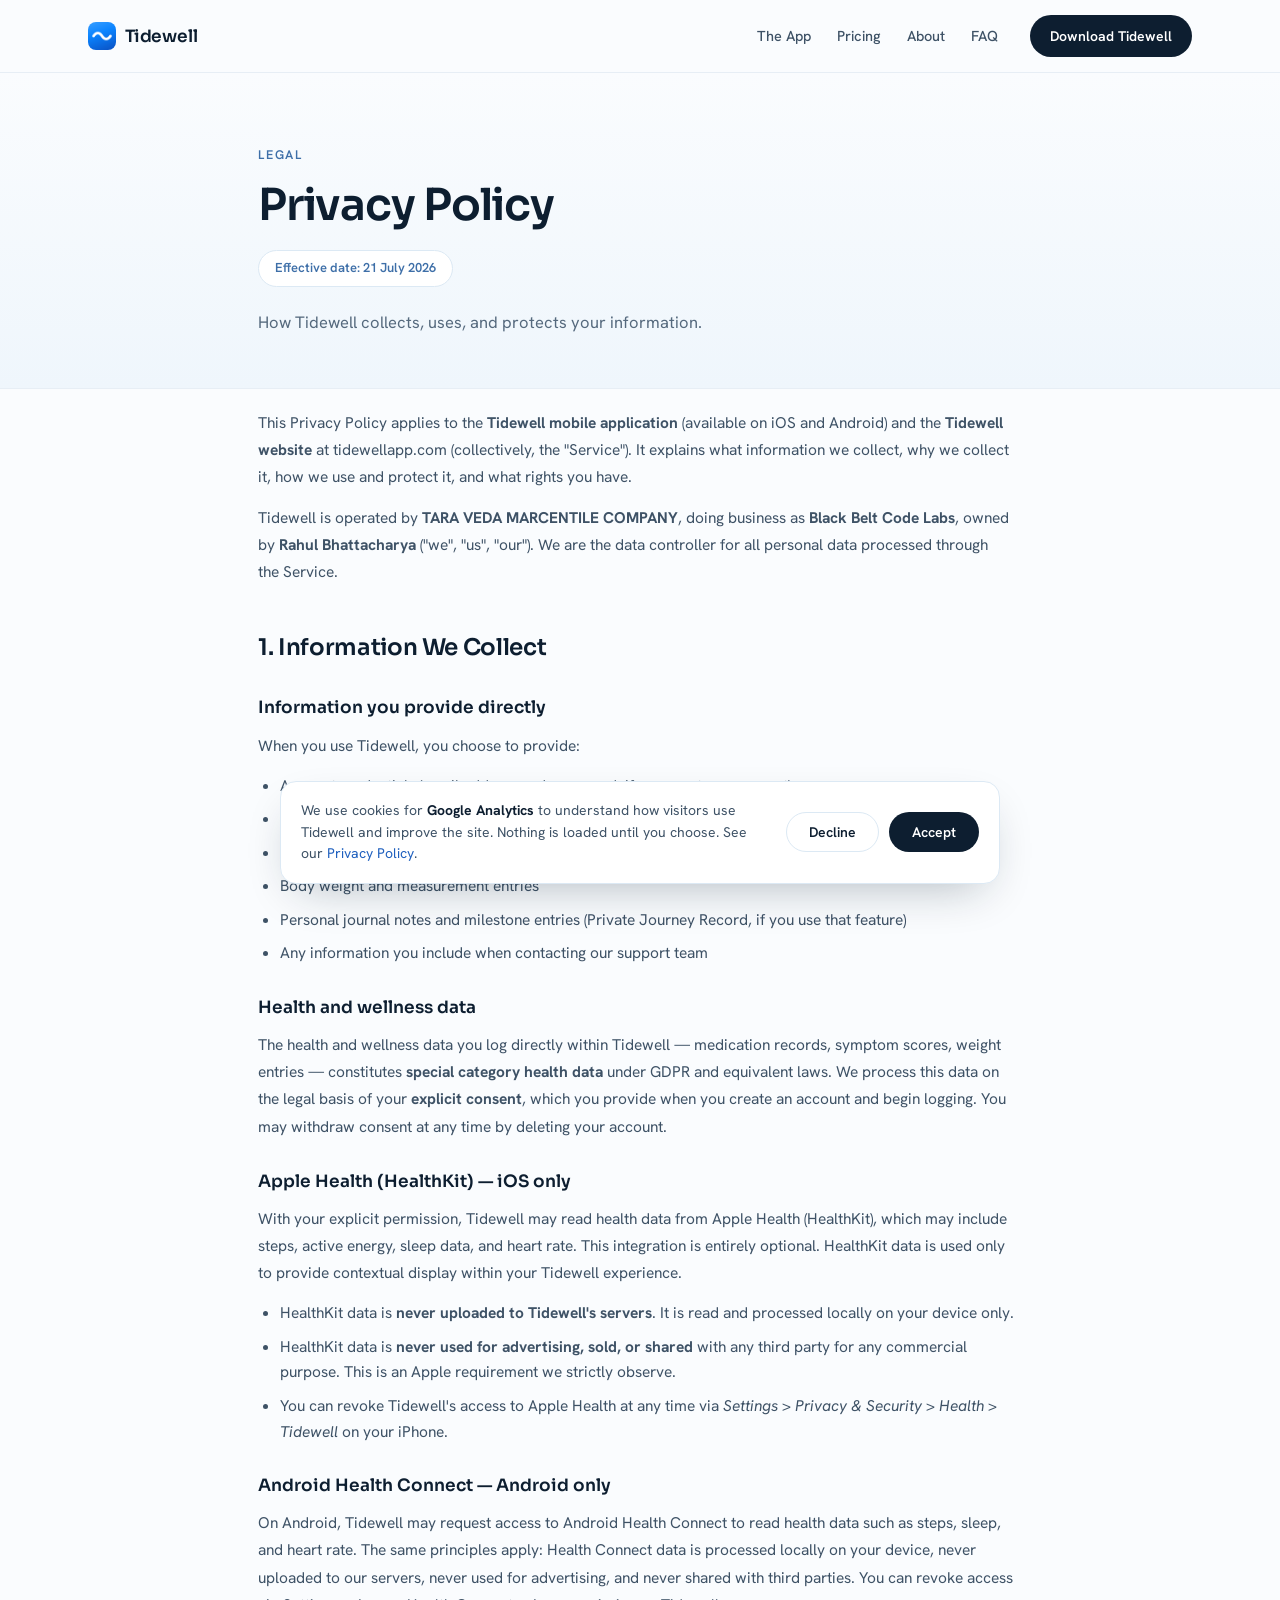
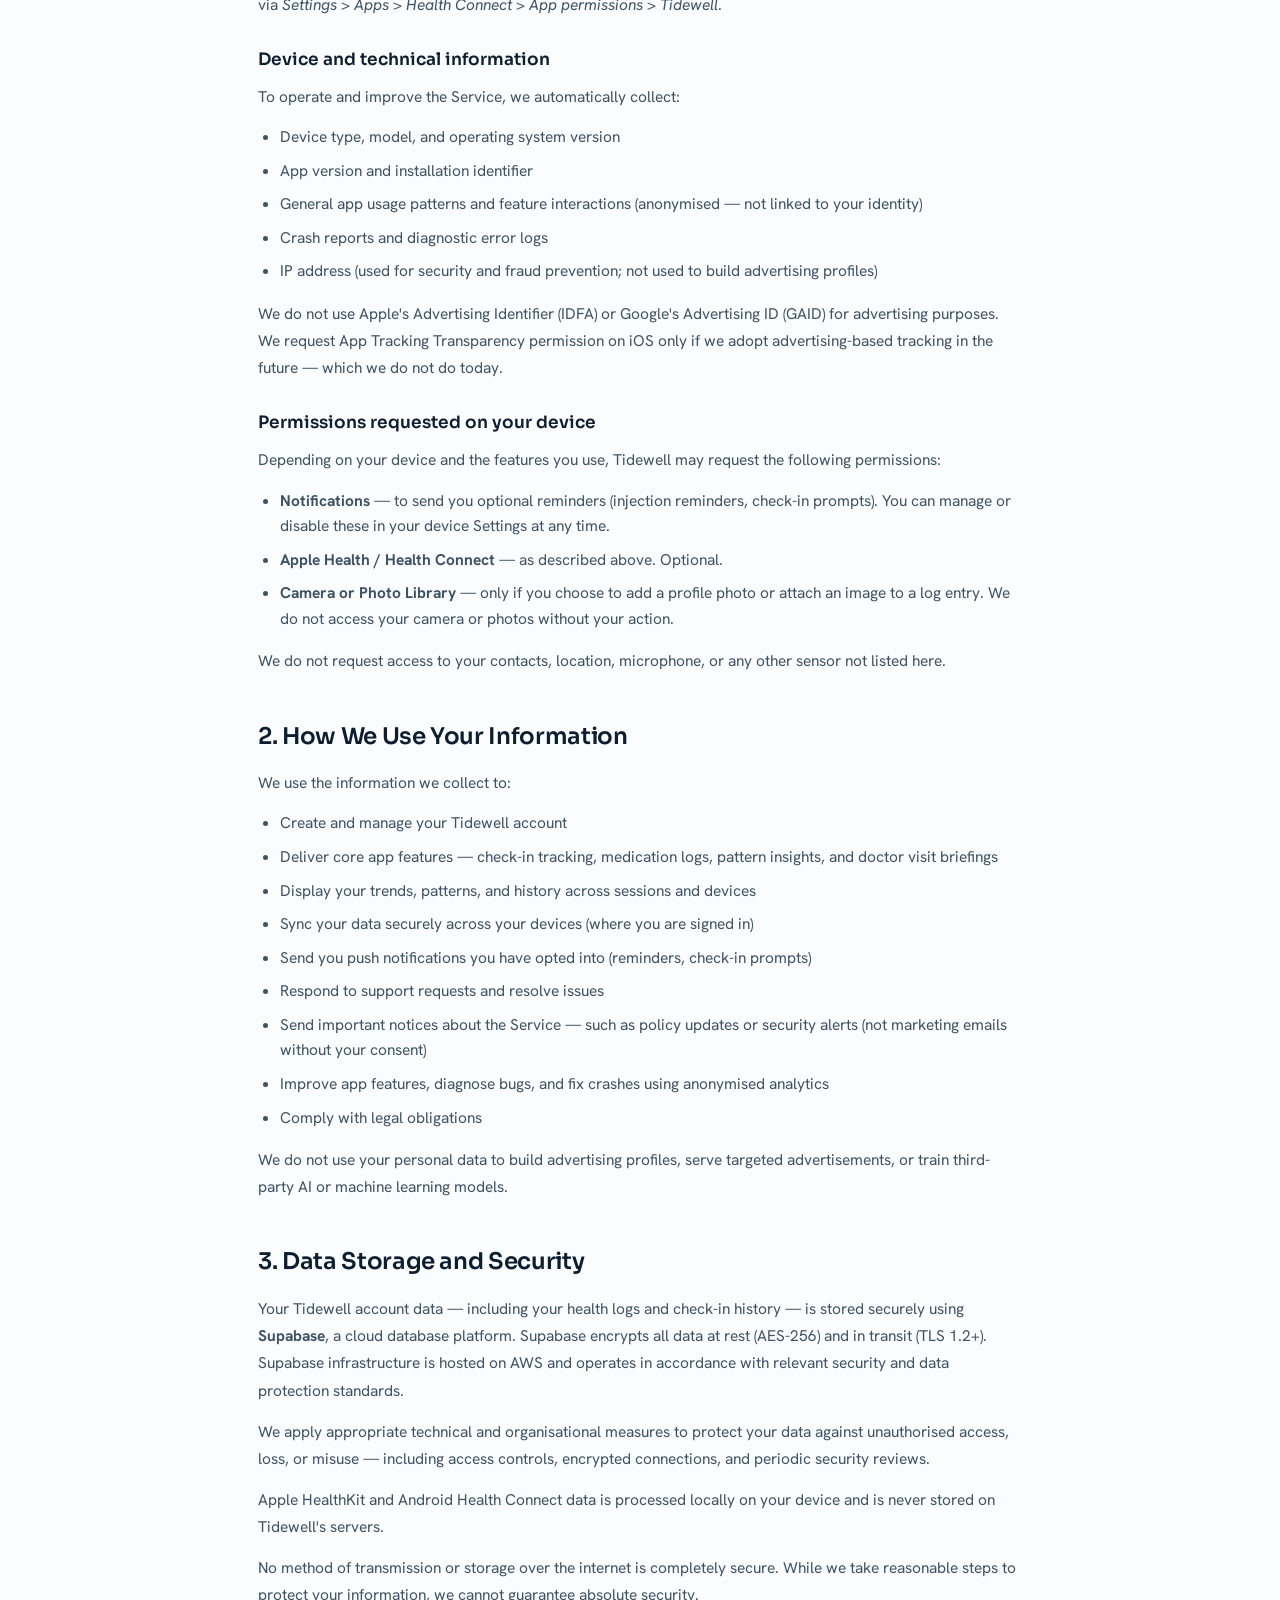
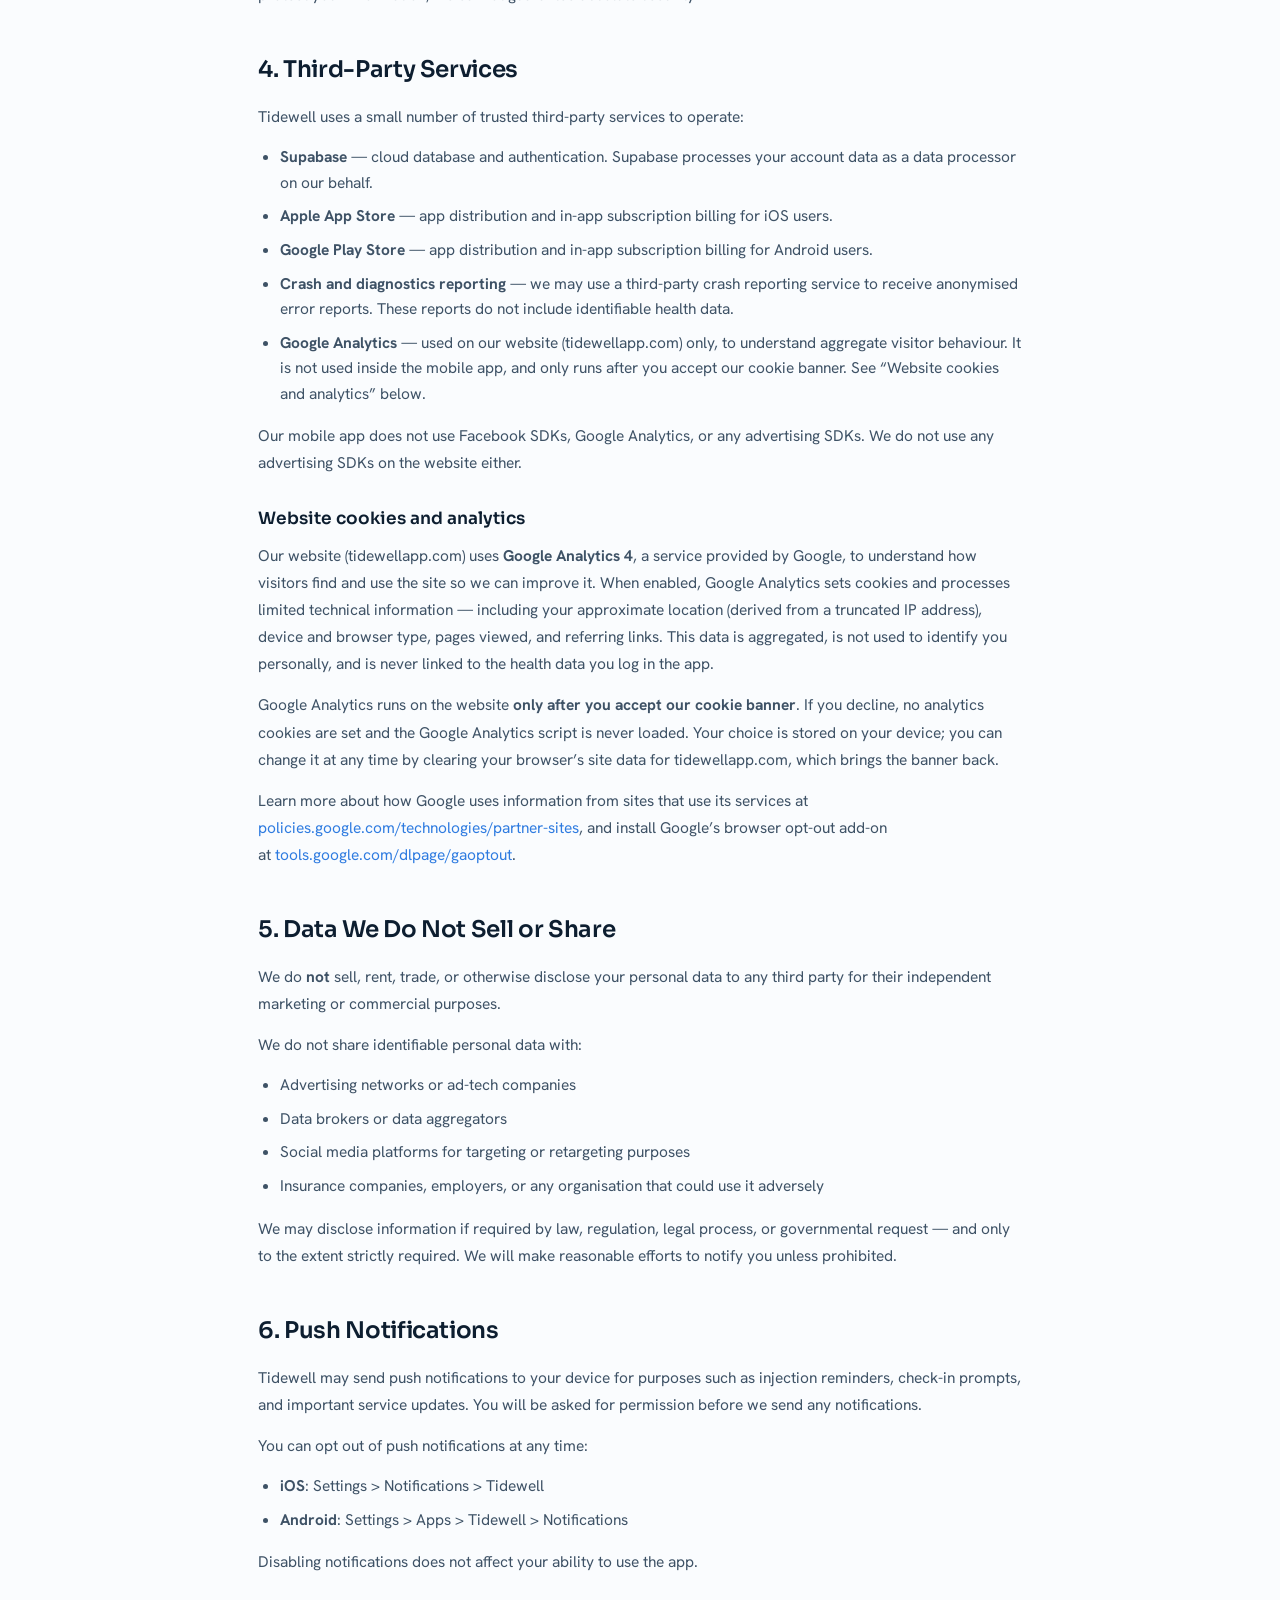
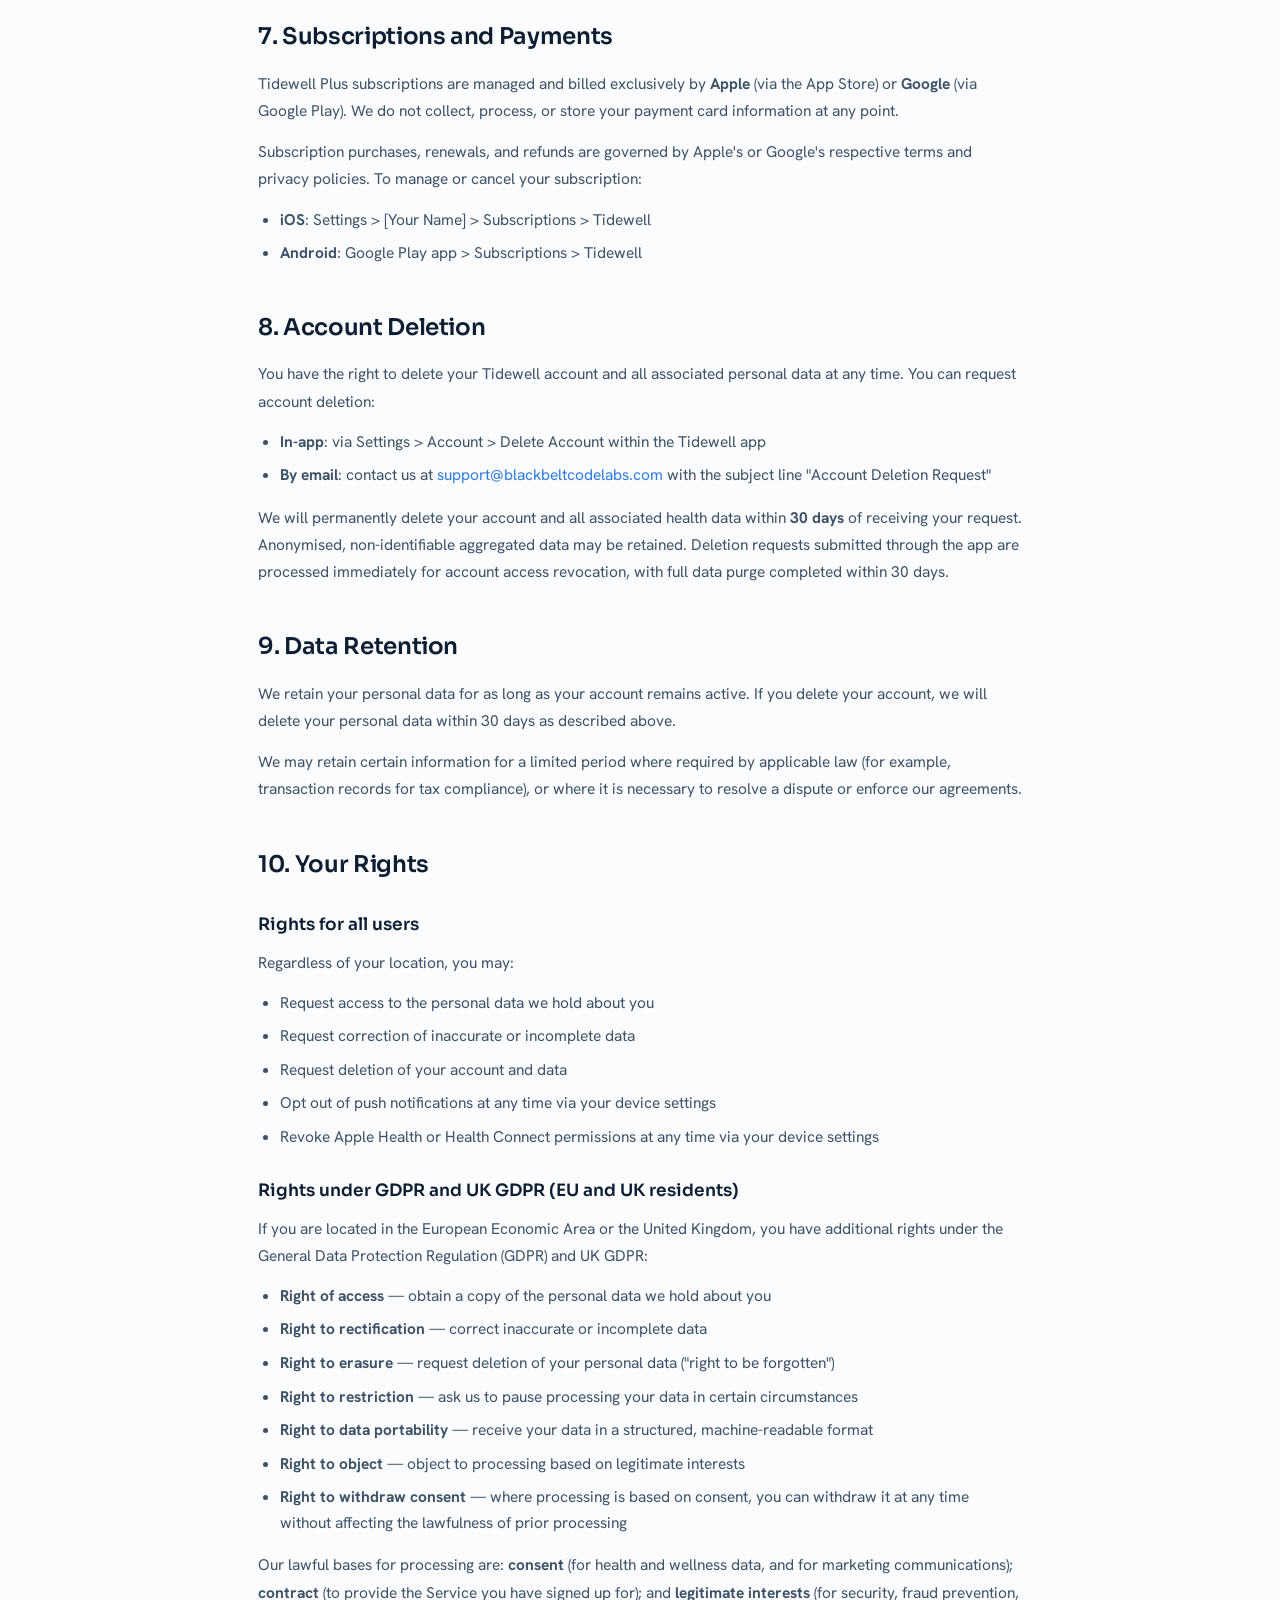
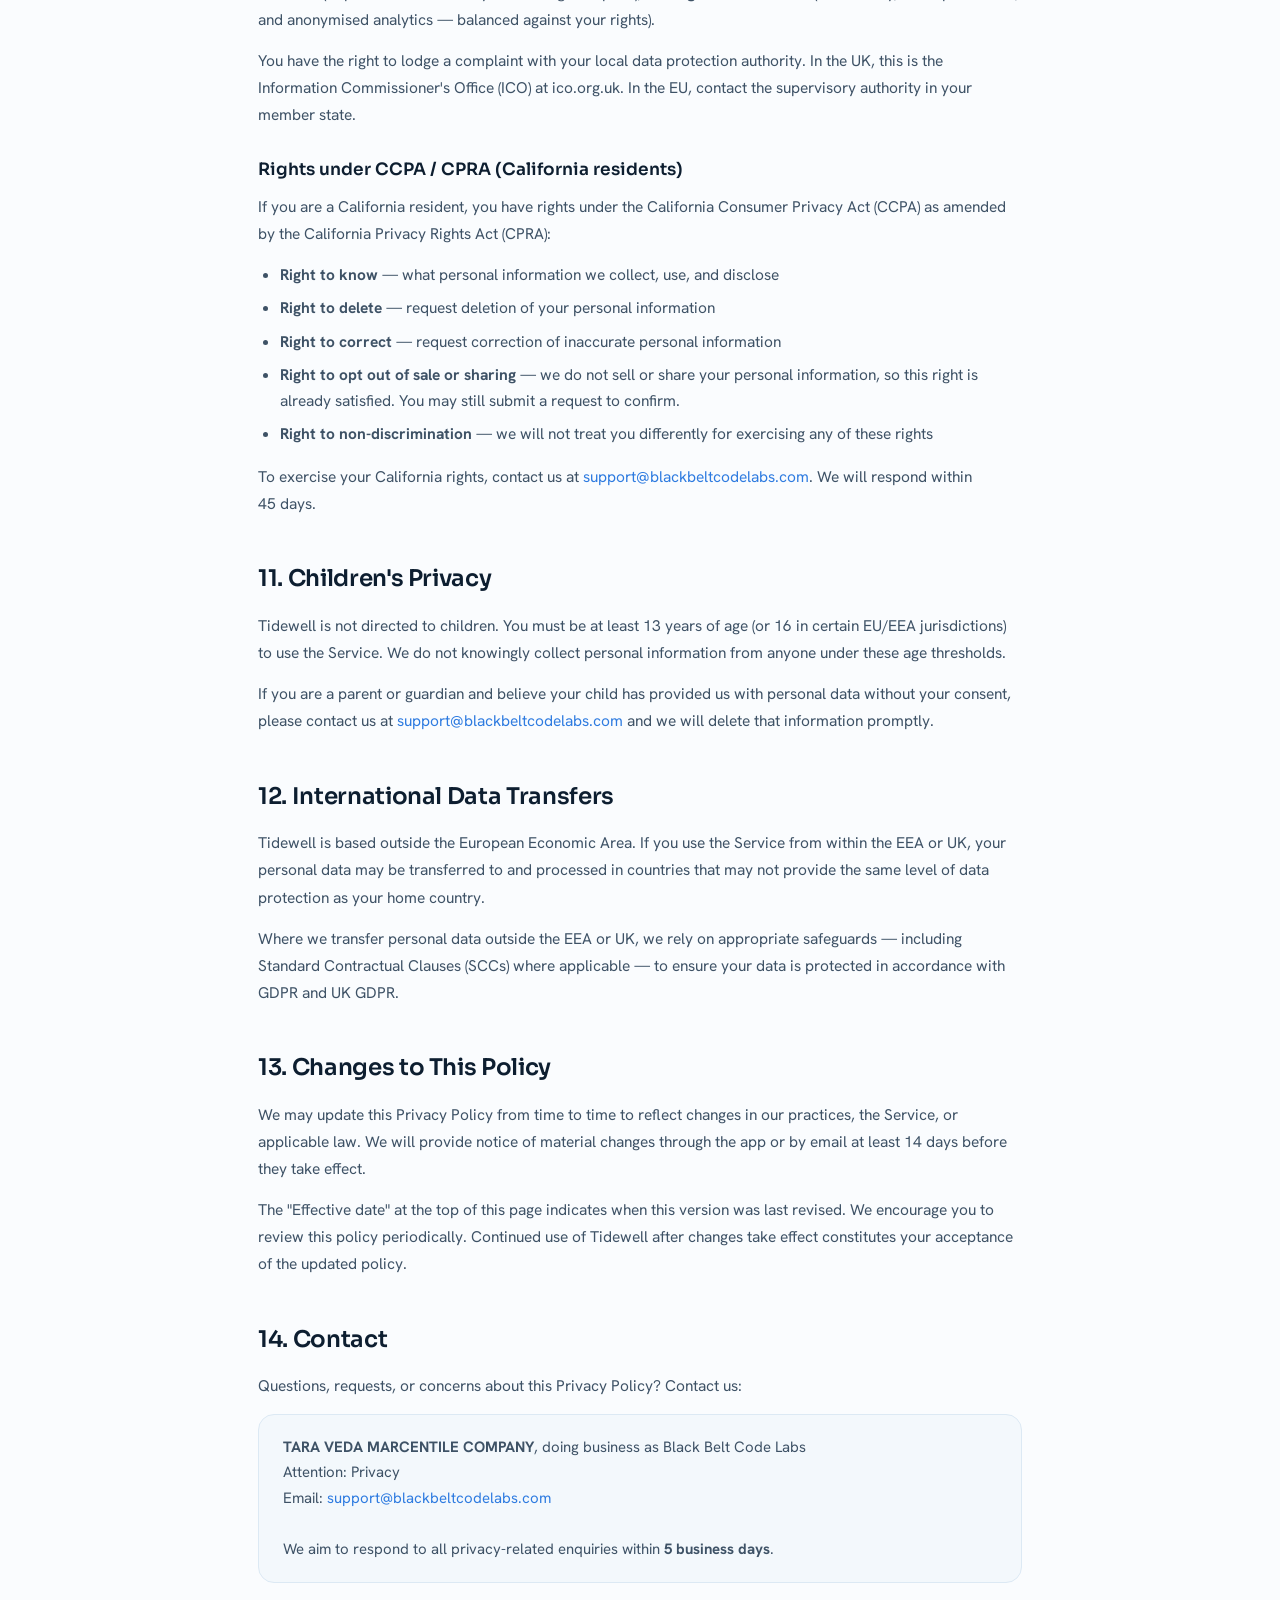
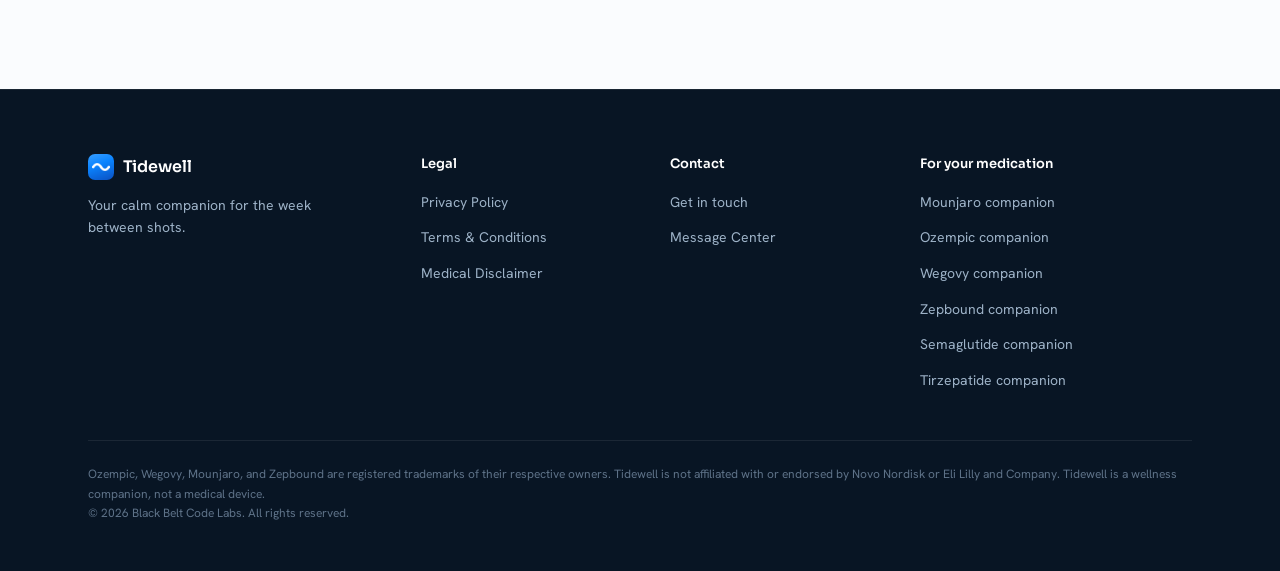
<file: privacy.html>
<!DOCTYPE html>
<html lang="en">
<head>
  <!-- Analytics: loaded only after cookie consent (see /js/consent.js) -->
  <script src="/js/consent.js" defer></script>
  <meta charset="UTF-8">
  <meta name="viewport" content="width=device-width, initial-scale=1.0">
  <title>Privacy Policy — Tidewell</title>
  <meta name="description" content="How Tidewell collects, uses, and protects your information.">
  <meta property="og:title" content="Privacy Policy — Tidewell">
  <meta property="og:description" content="How Tidewell collects, uses, and protects your information.">
  <meta property="og:type" content="website">
  <meta property="og:url" content="https://tidewellapp.com/privacy">
  <meta name="twitter:card" content="summary">
  <link rel="canonical" href="https://tidewellapp.com/privacy">
  <link rel="icon" href="assets/favicon.png" type="image/png">
  <link rel="apple-touch-icon" href="assets/icon.png">
  <link rel="preconnect" href="https://fonts.googleapis.com">
  <link href="https://fonts.googleapis.com/css2?family=Sora:wght@500;600;700&family=Hanken+Grotesk:ital,wght@0,400;0,500;0,600;1,400&display=swap" rel="stylesheet">
  <style>
    *, *::before, *::after { box-sizing: border-box; margin: 0; padding: 0; }

    :root {
      --bg:       #FAFCFE;
      --surface:  #F3F8FC;
      --border:   #DCE9F4;
      --border-light: #E7EEF5;
      --text:     #0D1E30;
      --body:     #3E5266;
      --muted:    #55697D;
      --accent:   #3E6FA8;
      --blue:     #2E7BE0;
      --blue-dark:#1E5FBE;
      --footer-bg:#081524;
      --footer-text:#9DB2C7;
      --font-head: 'Sora', system-ui, sans-serif;
      --font-body: 'Hanken Grotesk', system-ui, sans-serif;
    }

    html { scroll-behavior: smooth; }

    body {
      background: var(--bg);
      color: var(--text);
      font-family: var(--font-body);
      -webkit-font-smoothing: antialiased;
      line-height: 1.6;
    }

    a { color: var(--blue); text-decoration: none; }
    a:hover { color: var(--blue-dark); }

    /* ── Nav ─────────────────────────────────────────── */
    .nav {
      position: sticky;
      top: 0;
      z-index: 50;
      backdrop-filter: blur(14px);
      -webkit-backdrop-filter: blur(14px);
      background: rgba(250,252,254,.88);
      border-bottom: 1px solid var(--border-light);
    }

    .nav-inner {
      max-width: 1160px;
      margin: 0 auto;
      display: flex;
      align-items: center;
      gap: 32px;
      padding: 15px 28px;
    }

    .nav-logo {
      display: flex;
      align-items: center;
      gap: 9px;
      text-decoration: none;
      color: var(--text);
      flex-shrink: 0;
    }

    .nav-logo-icon {
      width: 28px; height: 28px;
      border-radius: 8px;
      overflow: hidden;
      flex-shrink: 0;
    }
    .nav-logo-icon img { width: 100%; height: 100%; object-fit: cover; display: block; }

    .nav-wordmark {
      font-family: var(--font-head);
      font-weight: 600;
      font-size: 17px;
      letter-spacing: -.01em;
    }

    .nav-links {
      display: flex;
      gap: 26px;
      list-style: none;
      margin-left: auto;
      align-items: center;
    }

    .nav-links a {
      font-size: 14.5px;
      font-weight: 500;
      color: var(--body);
      text-decoration: none;
      transition: color .15s;
    }
    .nav-links a:hover { color: var(--text); }

    .nav-cta { flex-shrink: 0; }

    .btn-nav {
      display: inline-flex;
      align-items: center;
      background: var(--text);
      color: #fff;
      font-family: var(--font-body);
      font-size: 14px;
      font-weight: 600;
      padding: 10px 20px;
      border-radius: 100px;
      text-decoration: none;
      transition: background .15s;
    }
    .btn-nav:hover { background: #1E3A52; color: #fff; }

    .nav-hamburger {
      display: none;
      flex-direction: column;
      justify-content: center;
      gap: 5px;
      background: none;
      border: none;
      cursor: pointer;
      padding: 4px;
      margin-left: auto;
    }
    .nav-hamburger span {
      display: block;
      width: 22px; height: 2px;
      background: var(--text);
      border-radius: 2px;
      transition: all .2s;
    }

    .mobile-menu {
      display: none;
      flex-direction: column;
      gap: 0;
      background: var(--bg);
      border-bottom: 1px solid var(--border-light);
      padding: 8px 0 16px;
    }
    .mobile-menu.open { display: flex; }
    .mobile-menu a {
      font-size: 15px;
      font-weight: 500;
      color: var(--body);
      padding: 12px 28px;
      text-decoration: none;
    }
    .mobile-menu a:hover { color: var(--text); }
    .mobile-cta { padding: 8px 28px 0; }

    /* ── Page header ─────────────────────────────────── */
    .policy-header {
      background: linear-gradient(180deg, var(--bg), #EFF6FC);
      border-bottom: 1px solid var(--border-light);
    }

    .policy-header-inner {
      max-width: 820px;
      margin: 0 auto;
      padding: 72px 28px 52px;
    }

    .eyebrow {
      font-size: 12.5px;
      font-weight: 600;
      letter-spacing: .14em;
      text-transform: uppercase;
      color: var(--accent);
    }

    .policy-header h1 {
      font-family: var(--font-head);
      font-weight: 600;
      font-size: clamp(34px, 5vw, 44px);
      letter-spacing: -.028em;
      line-height: 1.1;
      margin: 16px 0 0;
      text-wrap: balance;
    }

    .date-badge {
      display: inline-flex;
      margin-top: 20px;
      background: #fff;
      border: 1px solid var(--border);
      border-radius: 100px;
      padding: 7px 16px;
      font-size: 13px;
      font-weight: 600;
      color: var(--accent);
    }

    .policy-header p {
      font-size: 16.5px;
      line-height: 1.65;
      color: var(--muted);
      margin: 22px 0 0;
      max-width: 640px;
      text-wrap: pretty;
    }

    /* ── Main content ────────────────────────────────── */
    .policy-main {
      max-width: 820px;
      margin: 0 auto;
      padding: 20px 28px 90px;
    }

    .policy-main p {
      font-size: 15.5px;
      line-height: 1.75;
      color: var(--body);
      margin: 0 0 14px;
      text-wrap: pretty;
    }

    .policy-main h2 {
      font-family: var(--font-head);
      font-weight: 600;
      font-size: 23px;
      letter-spacing: -.015em;
      margin: 44px 0 14px;
      color: var(--text);
    }

    .policy-main h3 {
      font-family: var(--font-head);
      font-weight: 600;
      font-size: 17px;
      margin: 28px 0 10px;
      color: var(--text);
    }

    .policy-main ul {
      margin: 0 0 16px;
      padding-left: 22px;
      display: flex;
      flex-direction: column;
      gap: 8px;
    }

    .policy-main li {
      font-size: 15.5px;
      line-height: 1.65;
      color: var(--body);
    }

    .contact-box {
      background: var(--surface);
      border: 1px solid var(--border);
      border-radius: 16px;
      padding: 20px 24px;
      margin: 0 0 16px;
      font-size: 15px;
      line-height: 1.7;
      color: var(--body);
    }

    /* ── Footer ──────────────────────────────────────── */
    .footer {
      background: var(--footer-bg);
      color: var(--footer-text);
      border-top: 1px solid rgba(255,255,255,.07);
    }

    .footer-inner {
      max-width: 1160px;
      margin: 0 auto;
      padding: 64px 28px 0;
    }

    .footer-top {
      display: grid;
      grid-template-columns: 1.4fr 1fr 1fr 1.3fr;
      gap: 40px;
      padding-bottom: 48px;
    }

    .footer-brand-logo {
      display: flex;
      align-items: center;
      gap: 9px;
      color: #fff;
      text-decoration: none;
    }
    .footer-brand-logo img { width: 26px; height: 26px; border-radius: 7px; display: block; }
    .footer-brand-logo span {
      font-family: var(--font-head);
      font-weight: 600;
      font-size: 16px;
    }

    .footer-tagline {
      font-size: 14px;
      line-height: 1.6;
      margin: 14px 0 0;
      max-width: 240px;
      color: var(--footer-text);
    }

    .footer-col-heading {
      font-family: var(--font-head);
      font-weight: 600;
      font-size: 13px;
      color: #fff;
      margin-bottom: 14px;
    }

    .footer-links {
      display: flex;
      flex-direction: column;
      gap: 10px;
      list-style: none;
    }

    .footer-links a {
      font-size: 14px;
      color: var(--footer-text);
      text-decoration: none;
      transition: color .15s;
    }
    .footer-links a:hover { color: #fff; }

    .footer-bottom {
      border-top: 1px solid rgba(255,255,255,.08);
      padding: 24px 0 48px;
    }

    .footer-disclaimer {
      font-size: 12px;
      line-height: 1.6;
      color: #5E7288;
    }

    /* ── Responsive ──────────────────────────────────── */
    @media (max-width: 860px) {
      .footer-top { grid-template-columns: 1fr 1fr; }
    }

    @media (max-width: 640px) {
      .nav-links, .nav-cta { display: none; }
      .nav-hamburger { display: flex; }
      .policy-header-inner { padding: 48px 20px 36px; }
      .policy-main { padding: 16px 20px 64px; }
      .footer-top { grid-template-columns: 1fr; }
      .footer-inner { padding: 48px 20px 0; }
    }
  </style>
</head>
<body>

<nav class="nav" role="navigation" aria-label="Main navigation">
  <div class="nav-inner">
    <a href="/" class="nav-logo" aria-label="Tidewell home">
      <div class="nav-logo-icon" aria-hidden="true">
        <img src="assets/icon.png" alt="">
      </div>
      <span class="nav-wordmark">Tidewell</span>
    </a>
    <ul class="nav-links">
      <li><a href="/#screenshots">The App</a></li>
      <li><a href="/#pricing">Pricing</a></li>
      <li><a href="/#about">About</a></li>
      <li><a href="/#faq">FAQ</a></li>
    </ul>
    <div class="nav-cta">
      <a href="/get" class="btn-nav">
        <span data-cta-label>Download Tidewell</span>
      </a>
    </div>
    <button class="nav-hamburger" aria-label="Open menu" aria-expanded="false">
      <span></span><span></span><span></span>
    </button>
  </div>
</nav>

<div class="mobile-menu" role="dialog" aria-label="Navigation menu">
  <a href="/#screenshots">The App</a>
  <a href="/#pricing">Pricing</a>
  <a href="/#about">About</a>
  <a href="/#faq">FAQ</a>
  <div class="mobile-cta">
    <a href="/get" class="btn-nav" style="width:100%;justify-content:center;display:flex;">
      <span data-cta-label>Download Tidewell</span>
    </a>
  </div>
</div>

<header class="policy-header">
  <div class="policy-header-inner">
    <div class="eyebrow">Legal</div>
    <h1>Privacy Policy</h1>
    <div class="date-badge">Effective date: 21 July 2026</div>
    <p>How Tidewell collects, uses, and protects your information.</p>
  </div>
</header>

<main class="policy-main">

  <p>This Privacy Policy applies to the <strong>Tidewell mobile application</strong> (available on iOS and Android) and the <strong>Tidewell website</strong> at tidewellapp.com (collectively, the "Service"). It explains what information we collect, why we collect it, how we use and protect it, and what rights you have.</p>
  <p>Tidewell is operated by <strong>TARA VEDA MARCENTILE COMPANY</strong>, doing business as <strong>Black Belt Code Labs</strong>, owned by <strong>Rahul Bhattacharya</strong> ("we", "us", "our"). We are the data controller for all personal data processed through the Service.</p>

  <h2>1. Information We Collect</h2>

  <h3>Information you provide directly</h3>
  <p>When you use Tidewell, you choose to provide:</p>
  <ul>
    <li>Account credentials (email address and password, if you create an account)</li>
    <li>Injection logs — date, dose, medication name, and injection site</li>
    <li>Daily check-in responses — mood, energy levels, hunger, nausea, and other side-effect ratings</li>
    <li>Body weight and measurement entries</li>
    <li>Personal journal notes and milestone entries (Private Journey Record, if you use that feature)</li>
    <li>Any information you include when contacting our support team</li>
  </ul>

  <h3>Health and wellness data</h3>
  <p>The health and wellness data you log directly within Tidewell — medication records, symptom scores, weight entries — constitutes <strong>special category health data</strong> under GDPR and equivalent laws. We process this data on the legal basis of your <strong>explicit consent</strong>, which you provide when you create an account and begin logging. You may withdraw consent at any time by deleting your account.</p>

  <h3>Apple Health (HealthKit) — iOS only</h3>
  <p>With your explicit permission, Tidewell may read health data from Apple Health (HealthKit), which may include steps, active energy, sleep data, and heart rate. This integration is entirely optional. HealthKit data is used only to provide contextual display within your Tidewell experience.</p>
  <ul>
    <li>HealthKit data is <strong>never uploaded to Tidewell's servers</strong>. It is read and processed locally on your device only.</li>
    <li>HealthKit data is <strong>never used for advertising, sold, or shared</strong> with any third party for any commercial purpose. This is an Apple requirement we strictly observe.</li>
    <li>You can revoke Tidewell's access to Apple Health at any time via <em>Settings &gt; Privacy &amp; Security &gt; Health &gt; Tidewell</em> on your iPhone.</li>
  </ul>

  <h3>Android Health Connect — Android only</h3>
  <p>On Android, Tidewell may request access to Android Health Connect to read health data such as steps, sleep, and heart rate. The same principles apply: Health Connect data is processed locally on your device, never uploaded to our servers, never used for advertising, and never shared with third parties. You can revoke access via <em>Settings &gt; Apps &gt; Health Connect &gt; App permissions &gt; Tidewell</em>.</p>

  <h3>Device and technical information</h3>
  <p>To operate and improve the Service, we automatically collect:</p>
  <ul>
    <li>Device type, model, and operating system version</li>
    <li>App version and installation identifier</li>
    <li>General app usage patterns and feature interactions (anonymised — not linked to your identity)</li>
    <li>Crash reports and diagnostic error logs</li>
    <li>IP address (used for security and fraud prevention; not used to build advertising profiles)</li>
  </ul>
  <p>We do not use Apple's Advertising Identifier (IDFA) or Google's Advertising ID (GAID) for advertising purposes. We request App Tracking Transparency permission on iOS only if we adopt advertising-based tracking in the future — which we do not do today.</p>

  <h3>Permissions requested on your device</h3>
  <p>Depending on your device and the features you use, Tidewell may request the following permissions:</p>
  <ul>
    <li><strong>Notifications</strong> — to send you optional reminders (injection reminders, check-in prompts). You can manage or disable these in your device Settings at any time.</li>
    <li><strong>Apple Health / Health Connect</strong> — as described above. Optional.</li>
    <li><strong>Camera or Photo Library</strong> — only if you choose to add a profile photo or attach an image to a log entry. We do not access your camera or photos without your action.</li>
  </ul>
  <p>We do not request access to your contacts, location, microphone, or any other sensor not listed here.</p>

  <h2>2. How We Use Your Information</h2>
  <p>We use the information we collect to:</p>
  <ul>
    <li>Create and manage your Tidewell account</li>
    <li>Deliver core app features — check-in tracking, medication logs, pattern insights, and doctor visit briefings</li>
    <li>Display your trends, patterns, and history across sessions and devices</li>
    <li>Sync your data securely across your devices (where you are signed in)</li>
    <li>Send you push notifications you have opted into (reminders, check-in prompts)</li>
    <li>Respond to support requests and resolve issues</li>
    <li>Send important notices about the Service — such as policy updates or security alerts (not marketing emails without your consent)</li>
    <li>Improve app features, diagnose bugs, and fix crashes using anonymised analytics</li>
    <li>Comply with legal obligations</li>
  </ul>
  <p>We do not use your personal data to build advertising profiles, serve targeted advertisements, or train third-party AI or machine learning models.</p>

  <h2>3. Data Storage and Security</h2>
  <p>Your Tidewell account data — including your health logs and check-in history — is stored securely using <strong>Supabase</strong>, a cloud database platform. Supabase encrypts all data at rest (AES-256) and in transit (TLS 1.2+). Supabase infrastructure is hosted on AWS and operates in accordance with relevant security and data protection standards.</p>
  <p>We apply appropriate technical and organisational measures to protect your data against unauthorised access, loss, or misuse — including access controls, encrypted connections, and periodic security reviews.</p>
  <p>Apple HealthKit and Android Health Connect data is processed locally on your device and is never stored on Tidewell's servers.</p>
  <p>No method of transmission or storage over the internet is completely secure. While we take reasonable steps to protect your information, we cannot guarantee absolute security.</p>

  <h2>4. Third-Party Services</h2>
  <p>Tidewell uses a small number of trusted third-party services to operate:</p>
  <ul>
    <li><strong>Supabase</strong> — cloud database and authentication. Supabase processes your account data as a data processor on our behalf.</li>
    <li><strong>Apple App Store</strong> — app distribution and in-app subscription billing for iOS users.</li>
    <li><strong>Google Play Store</strong> — app distribution and in-app subscription billing for Android users.</li>
    <li><strong>Crash and diagnostics reporting</strong> — we may use a third-party crash reporting service to receive anonymised error reports. These reports do not include identifiable health data.</li>
    <li><strong>Google Analytics</strong> — used on our website (tidewellapp.com) only, to understand aggregate visitor behaviour. It is not used inside the mobile app, and only runs after you accept our cookie banner. See &ldquo;Website cookies and analytics&rdquo; below.</li>
  </ul>
  <p>Our mobile app does not use Facebook SDKs, Google Analytics, or any advertising SDKs. We do not use any advertising SDKs on the website either.</p>

  <h3>Website cookies and analytics</h3>
  <p>Our website (tidewellapp.com) uses <strong>Google Analytics 4</strong>, a service provided by Google, to understand how visitors find and use the site so we can improve it. When enabled, Google Analytics sets cookies and processes limited technical information — including your approximate location (derived from a truncated IP address), device and browser type, pages viewed, and referring links. This data is aggregated, is not used to identify you personally, and is never linked to the health data you log in the app.</p>
  <p>Google Analytics runs on the website <strong>only after you accept our cookie banner</strong>. If you decline, no analytics cookies are set and the Google Analytics script is never loaded. Your choice is stored on your device; you can change it at any time by clearing your browser&rsquo;s site data for tidewellapp.com, which brings the banner back.</p>
  <p>Learn more about how Google uses information from sites that use its services at <a href="https://policies.google.com/technologies/partner-sites" target="_blank" rel="noopener">policies.google.com/technologies/partner-sites</a>, and install Google&rsquo;s browser opt-out add-on at <a href="https://tools.google.com/dlpage/gaoptout" target="_blank" rel="noopener">tools.google.com/dlpage/gaoptout</a>.</p>

  <h2>5. Data We Do Not Sell or Share</h2>
  <p>We do <strong>not</strong> sell, rent, trade, or otherwise disclose your personal data to any third party for their independent marketing or commercial purposes.</p>
  <p>We do not share identifiable personal data with:</p>
  <ul>
    <li>Advertising networks or ad-tech companies</li>
    <li>Data brokers or data aggregators</li>
    <li>Social media platforms for targeting or retargeting purposes</li>
    <li>Insurance companies, employers, or any organisation that could use it adversely</li>
  </ul>
  <p>We may disclose information if required by law, regulation, legal process, or governmental request — and only to the extent strictly required. We will make reasonable efforts to notify you unless prohibited.</p>

  <h2>6. Push Notifications</h2>
  <p>Tidewell may send push notifications to your device for purposes such as injection reminders, check-in prompts, and important service updates. You will be asked for permission before we send any notifications.</p>
  <p>You can opt out of push notifications at any time:</p>
  <ul>
    <li><strong>iOS</strong>: Settings &gt; Notifications &gt; Tidewell</li>
    <li><strong>Android</strong>: Settings &gt; Apps &gt; Tidewell &gt; Notifications</li>
  </ul>
  <p>Disabling notifications does not affect your ability to use the app.</p>

  <h2>7. Subscriptions and Payments</h2>
  <p>Tidewell Plus subscriptions are managed and billed exclusively by <strong>Apple</strong> (via the App Store) or <strong>Google</strong> (via Google Play). We do not collect, process, or store your payment card information at any point.</p>
  <p>Subscription purchases, renewals, and refunds are governed by Apple's or Google's respective terms and privacy policies. To manage or cancel your subscription:</p>
  <ul>
    <li><strong>iOS</strong>: Settings &gt; [Your Name] &gt; Subscriptions &gt; Tidewell</li>
    <li><strong>Android</strong>: Google Play app &gt; Subscriptions &gt; Tidewell</li>
  </ul>

  <h2>8. Account Deletion</h2>
  <p>You have the right to delete your Tidewell account and all associated personal data at any time. You can request account deletion:</p>
  <ul>
    <li><strong>In-app</strong>: via Settings &gt; Account &gt; Delete Account within the Tidewell app</li>
    <li><strong>By email</strong>: contact us at <a href="mailto:support@blackbeltcodelabs.com">support@blackbeltcodelabs.com</a> with the subject line "Account Deletion Request"</li>
  </ul>
  <p>We will permanently delete your account and all associated health data within <strong>30 days</strong> of receiving your request. Anonymised, non-identifiable aggregated data may be retained. Deletion requests submitted through the app are processed immediately for account access revocation, with full data purge completed within 30 days.</p>

  <h2>9. Data Retention</h2>
  <p>We retain your personal data for as long as your account remains active. If you delete your account, we will delete your personal data within 30 days as described above.</p>
  <p>We may retain certain information for a limited period where required by applicable law (for example, transaction records for tax compliance), or where it is necessary to resolve a dispute or enforce our agreements.</p>

  <h2>10. Your Rights</h2>

  <h3>Rights for all users</h3>
  <p>Regardless of your location, you may:</p>
  <ul>
    <li>Request access to the personal data we hold about you</li>
    <li>Request correction of inaccurate or incomplete data</li>
    <li>Request deletion of your account and data</li>
    <li>Opt out of push notifications at any time via your device settings</li>
    <li>Revoke Apple Health or Health Connect permissions at any time via your device settings</li>
  </ul>

  <h3>Rights under GDPR and UK GDPR (EU and UK residents)</h3>
  <p>If you are located in the European Economic Area or the United Kingdom, you have additional rights under the General Data Protection Regulation (GDPR) and UK GDPR:</p>
  <ul>
    <li><strong>Right of access</strong> — obtain a copy of the personal data we hold about you</li>
    <li><strong>Right to rectification</strong> — correct inaccurate or incomplete data</li>
    <li><strong>Right to erasure</strong> — request deletion of your personal data ("right to be forgotten")</li>
    <li><strong>Right to restriction</strong> — ask us to pause processing your data in certain circumstances</li>
    <li><strong>Right to data portability</strong> — receive your data in a structured, machine-readable format</li>
    <li><strong>Right to object</strong> — object to processing based on legitimate interests</li>
    <li><strong>Right to withdraw consent</strong> — where processing is based on consent, you can withdraw it at any time without affecting the lawfulness of prior processing</li>
  </ul>
  <p>Our lawful bases for processing are: <strong>consent</strong> (for health and wellness data, and for marketing communications); <strong>contract</strong> (to provide the Service you have signed up for); and <strong>legitimate interests</strong> (for security, fraud prevention, and anonymised analytics — balanced against your rights).</p>
  <p>You have the right to lodge a complaint with your local data protection authority. In the UK, this is the Information Commissioner's Office (ICO) at ico.org.uk. In the EU, contact the supervisory authority in your member state.</p>

  <h3>Rights under CCPA / CPRA (California residents)</h3>
  <p>If you are a California resident, you have rights under the California Consumer Privacy Act (CCPA) as amended by the California Privacy Rights Act (CPRA):</p>
  <ul>
    <li><strong>Right to know</strong> — what personal information we collect, use, and disclose</li>
    <li><strong>Right to delete</strong> — request deletion of your personal information</li>
    <li><strong>Right to correct</strong> — request correction of inaccurate personal information</li>
    <li><strong>Right to opt out of sale or sharing</strong> — we do not sell or share your personal information, so this right is already satisfied. You may still submit a request to confirm.</li>
    <li><strong>Right to non-discrimination</strong> — we will not treat you differently for exercising any of these rights</li>
  </ul>
  <p>To exercise your California rights, contact us at <a href="mailto:support@blackbeltcodelabs.com">support@blackbeltcodelabs.com</a>. We will respond within 45 days.</p>

  <h2>11. Children's Privacy</h2>
  <p>Tidewell is not directed to children. You must be at least 13 years of age (or 16 in certain EU/EEA jurisdictions) to use the Service. We do not knowingly collect personal information from anyone under these age thresholds.</p>
  <p>If you are a parent or guardian and believe your child has provided us with personal data without your consent, please contact us at <a href="mailto:support@blackbeltcodelabs.com">support@blackbeltcodelabs.com</a> and we will delete that information promptly.</p>

  <h2>12. International Data Transfers</h2>
  <p>Tidewell is based outside the European Economic Area. If you use the Service from within the EEA or UK, your personal data may be transferred to and processed in countries that may not provide the same level of data protection as your home country.</p>
  <p>Where we transfer personal data outside the EEA or UK, we rely on appropriate safeguards — including Standard Contractual Clauses (SCCs) where applicable — to ensure your data is protected in accordance with GDPR and UK GDPR.</p>

  <h2>13. Changes to This Policy</h2>
  <p>We may update this Privacy Policy from time to time to reflect changes in our practices, the Service, or applicable law. We will provide notice of material changes through the app or by email at least 14 days before they take effect.</p>
  <p>The "Effective date" at the top of this page indicates when this version was last revised. We encourage you to review this policy periodically. Continued use of Tidewell after changes take effect constitutes your acceptance of the updated policy.</p>

  <h2>14. Contact</h2>
  <p>Questions, requests, or concerns about this Privacy Policy? Contact us:</p>
  <div class="contact-box">
    <strong>TARA VEDA MARCENTILE COMPANY</strong>, doing business as Black Belt Code Labs<br>
    Attention: Privacy<br>
    Email: <a href="mailto:support@blackbeltcodelabs.com">support@blackbeltcodelabs.com</a><br><br>
    We aim to respond to all privacy-related enquiries within <strong>5 business days</strong>.
  </div>

</main>

<footer class="footer">
  <div class="footer-inner">
    <div class="footer-top">

      <div>
        <a href="/" class="footer-brand-logo">
          <img src="assets/icon.png" alt="">
          <span>Tidewell</span>
        </a>
        <p class="footer-tagline">Your calm companion for the week between shots.</p>
      </div>

      <div>
        <p class="footer-col-heading">Legal</p>
        <ul class="footer-links">
          <li><a href="/privacy">Privacy Policy</a></li>
          <li><a href="/terms">Terms &amp; Conditions</a></li>
          <li><a href="/medical-disclaimer">Medical Disclaimer</a></li>
        </ul>
      </div>

      <div>
        <p class="footer-col-heading">Contact</p>
        <ul class="footer-links">
          <li><a href="/contact">Get in touch</a></li>
          <li><a href="/messages">Message Center</a></li>
        </ul>
      </div>

      <div>
        <p class="footer-col-heading">For your medication</p>
        <ul class="footer-links">
          <li><a href="/mounjaro-companion">Mounjaro companion</a></li>
          <li><a href="/ozempic-companion">Ozempic companion</a></li>
          <li><a href="/wegovy-companion">Wegovy companion</a></li>
          <li><a href="/zepbound-companion">Zepbound companion</a></li>
          <li><a href="/semaglutide-companion">Semaglutide companion</a></li>
          <li><a href="/tirzepatide-companion">Tirzepatide companion</a></li>
        </ul>
      </div>

    </div>
    <div class="footer-bottom">
      <p class="footer-disclaimer">Ozempic, Wegovy, Mounjaro, and Zepbound are registered trademarks of their respective owners. Tidewell is not affiliated with or endorsed by Novo Nordisk or Eli Lilly and Company. Tidewell is a wellness companion, not a medical device.<br>© 2026 Black Belt Code Labs. All rights reserved.</p>
    </div>
  </div>
</footer>

<script src="js/main.js?v=2"></script>
<script>
  // Mobile nav toggle
  var hamburger = document.querySelector('.nav-hamburger');
  var mobileMenu = document.querySelector('.mobile-menu');
  if (hamburger && mobileMenu) {
    hamburger.addEventListener('click', function () {
      var open = mobileMenu.classList.toggle('open');
      hamburger.setAttribute('aria-expanded', String(open));
    });
    mobileMenu.querySelectorAll('a').forEach(function (a) {
      a.addEventListener('click', function () {
        mobileMenu.classList.remove('open');
        hamburger.setAttribute('aria-expanded', 'false');
      });
    });
  }
</script>
</body>
</html>
</file>
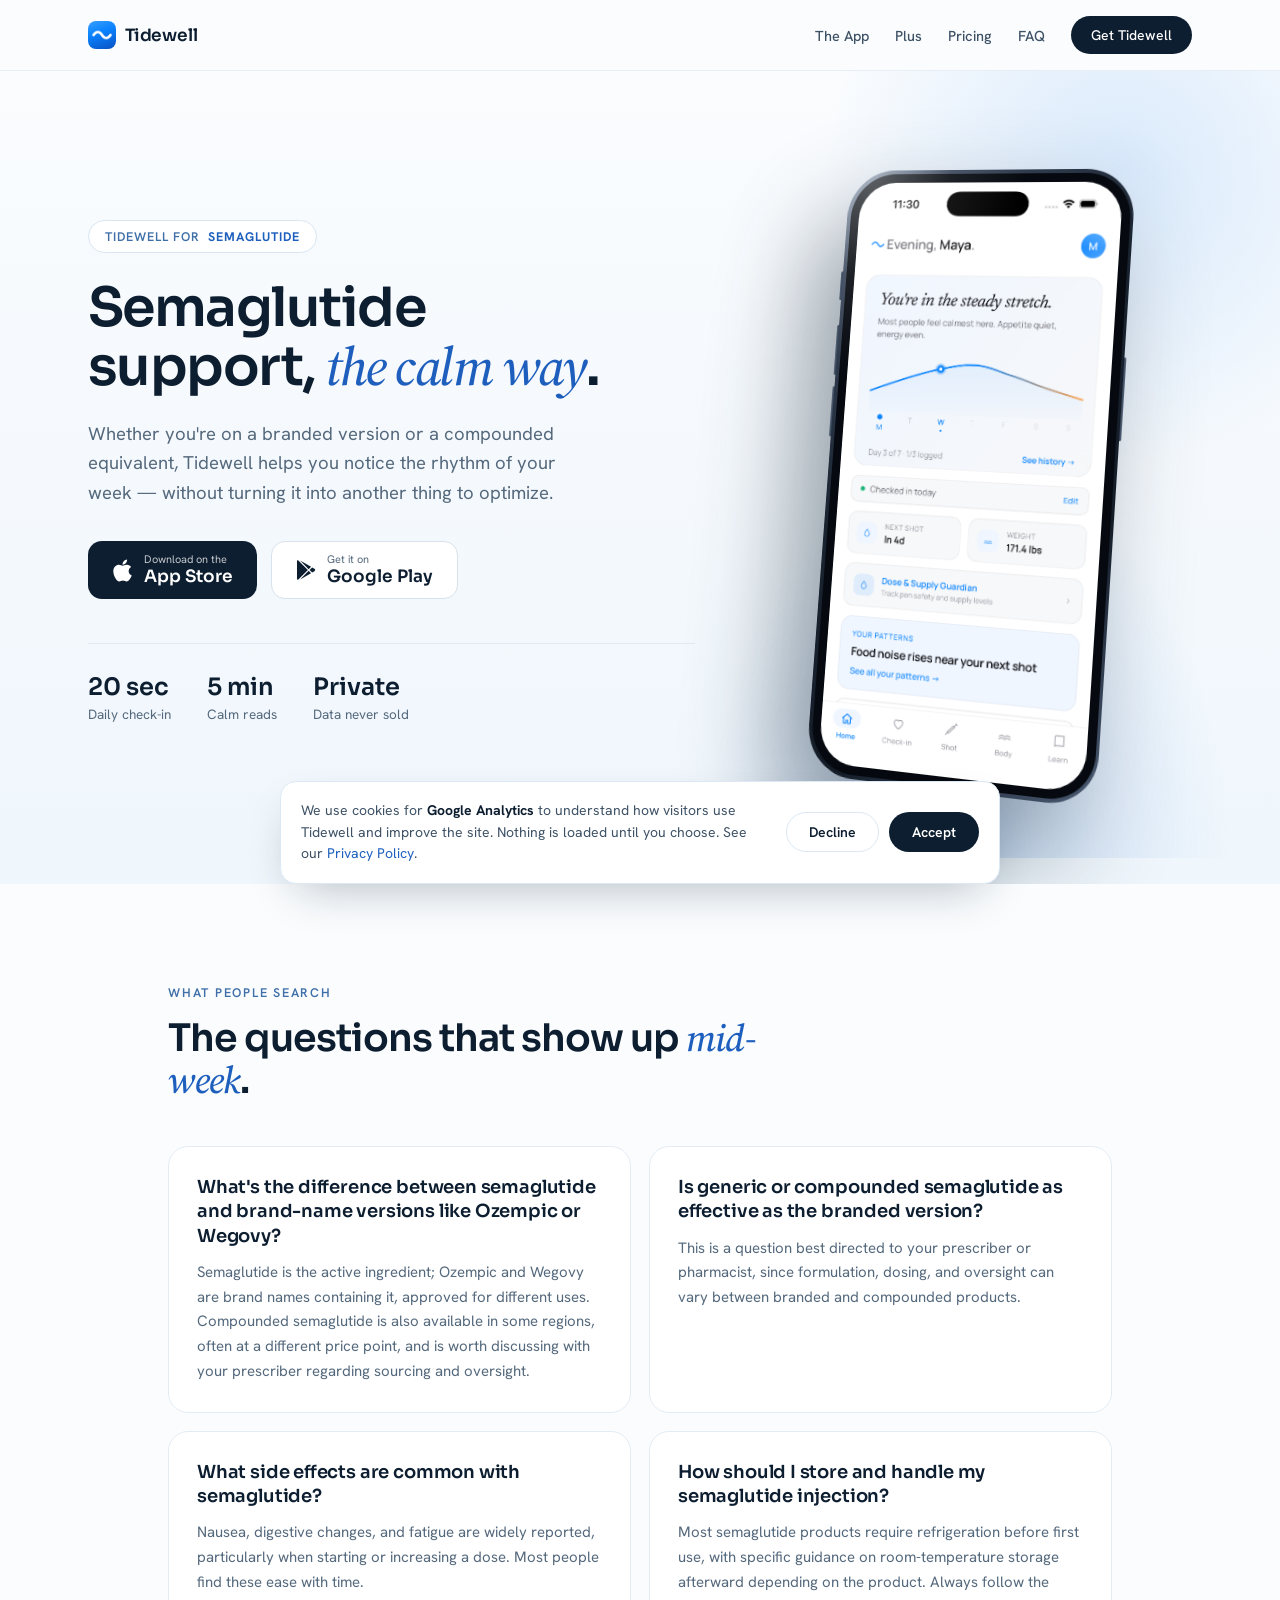
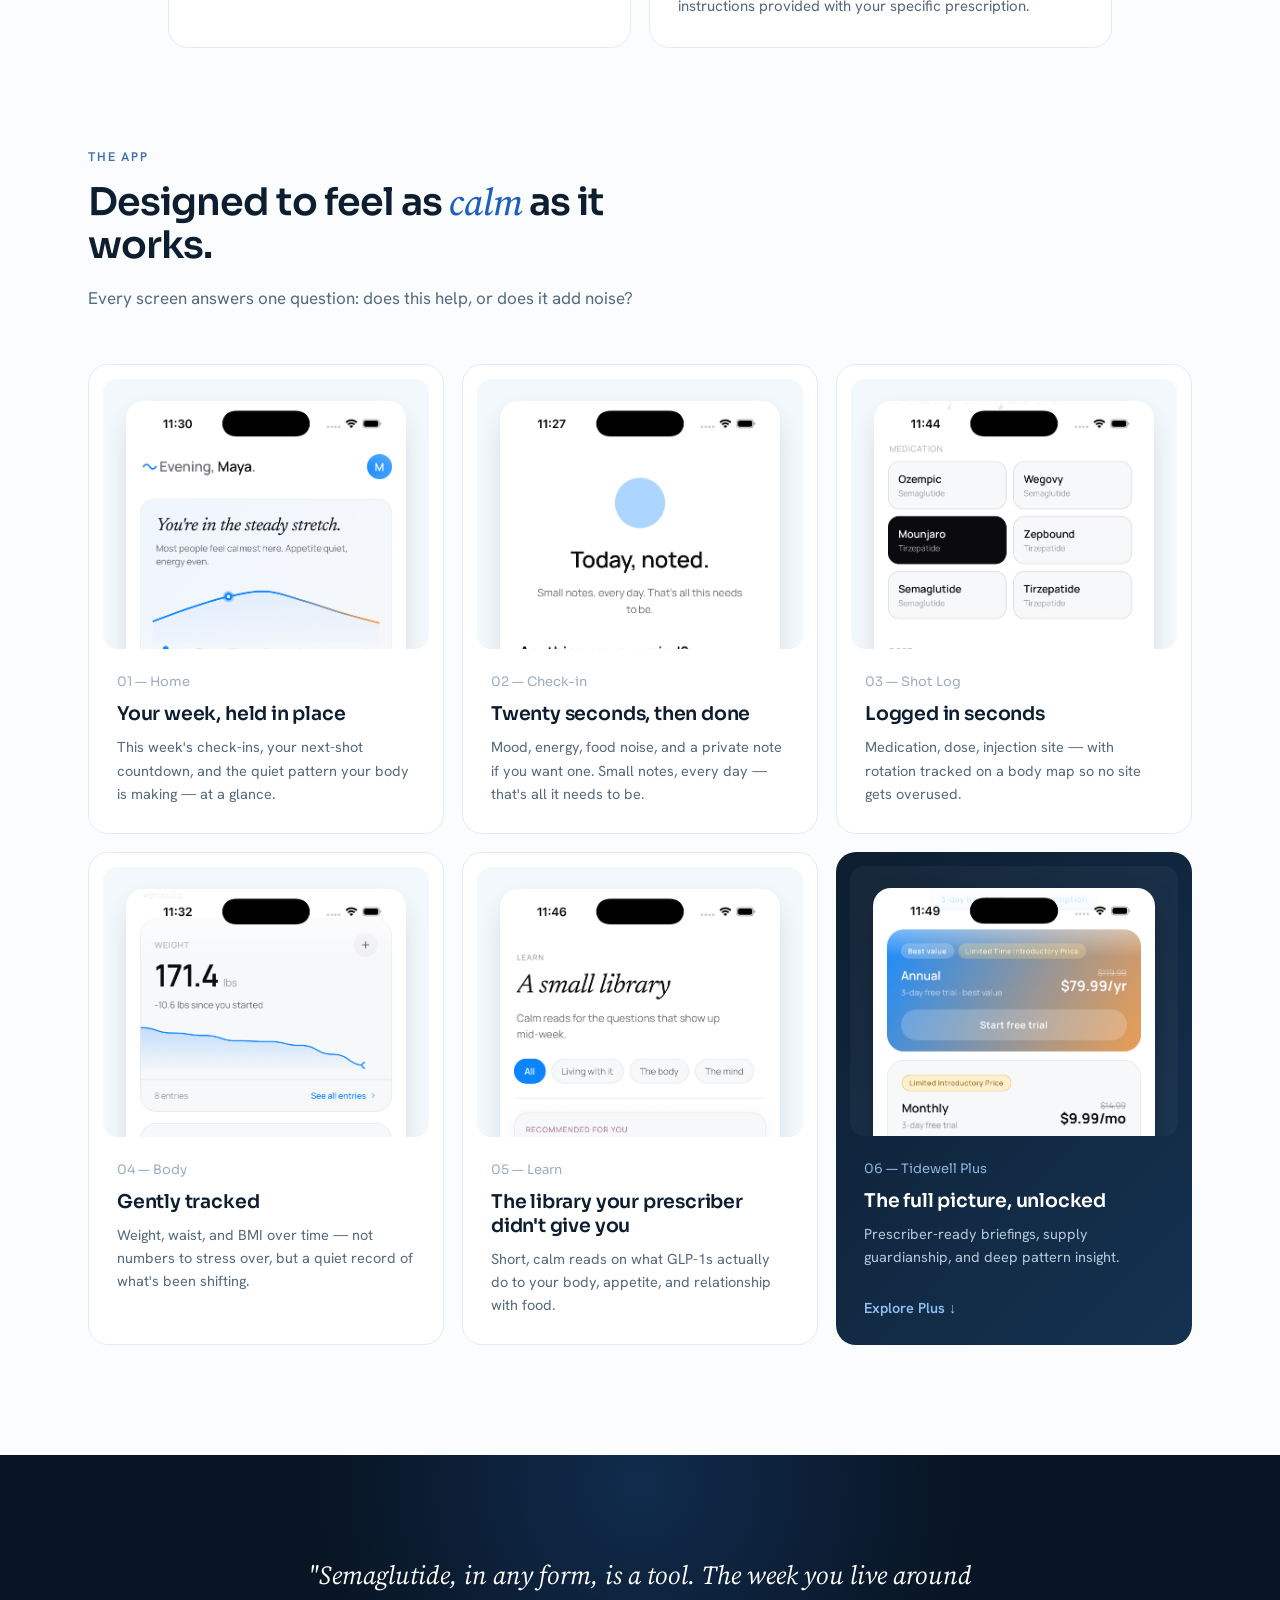
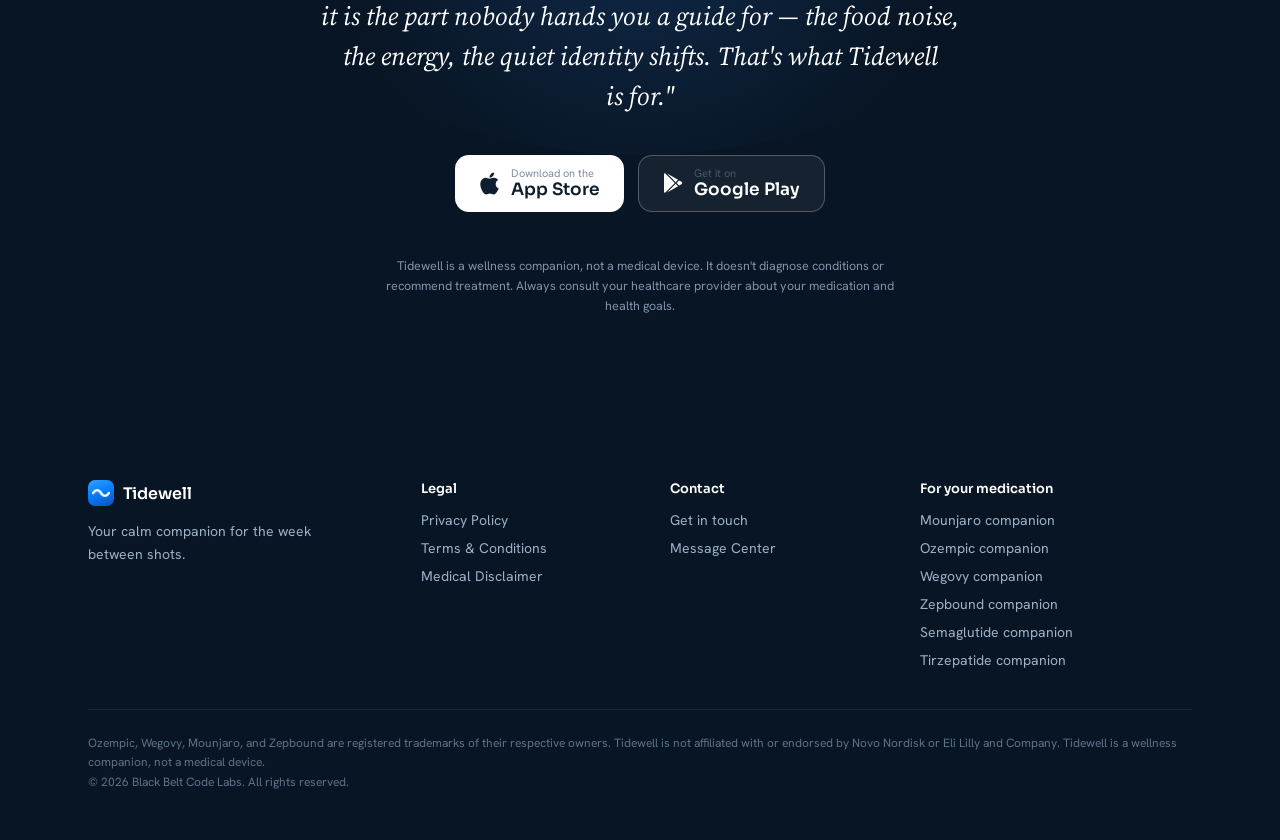
<file: semaglutide-companion.html>
<!DOCTYPE html>
<html lang="en">
<head>
  <!-- Analytics: loaded only after cookie consent (see /js/consent.js) -->
  <script src="/js/consent.js" defer></script>
  <meta charset="UTF-8">
  <meta name="viewport" content="width=device-width, initial-scale=1.0">
  <title>Semaglutide Companion App — Calm GLP-1 Support | Tidewell</title>
  <meta name="description" content="A calm companion for your semaglutide journey. Track shots, notice your week, and find steady ground between doses.">
  <meta property="og:title" content="Semaglutide Companion App — Calm GLP-1 Support | Tidewell">
  <meta property="og:description" content="A calm companion for your semaglutide journey. Track shots, notice your week, and find steady ground between doses.">
  <meta property="og:type" content="website">
  <meta property="og:url" content="https://tidewellapp.com/semaglutide-companion">
  <meta name="twitter:card" content="summary">
  <link rel="canonical" href="https://tidewellapp.com/semaglutide-companion">
  <link rel="icon" href="assets/favicon.png" type="image/png">
  <link rel="apple-touch-icon" href="assets/icon.png">
  <link rel="preconnect" href="https://fonts.googleapis.com">
  <link href="https://fonts.googleapis.com/css2?family=Sora:wght@500;600;700&family=Hanken+Grotesk:ital,wght@0,400;0,500;0,600;1,400&family=Source+Serif+4:ital,opsz,wght@1,8..60,500&display=swap" rel="stylesheet">
  <style>
    html { scroll-behavior: smooth; }
    * { box-sizing: border-box; }
    body { margin:0; background:#FAFCFE; color:#0D1E30; font-family:'Hanken Grotesk',sans-serif; -webkit-font-smoothing:antialiased; overflow-x:hidden; }
    a { color:#2E7BE0; text-decoration:none; }
    a:hover { color:#1E5FBE; }
    img { max-width:100%; }

    @keyframes twFloat { 0%,100% { transform:translateY(0); } 50% { transform:translateY(-14px); } }
    @keyframes twGlow  { 0%,100% { opacity:.55; } 50% { opacity:.85; } }

    .eyebrow { font-size:12.5px; font-weight:600; letter-spacing:.14em; text-transform:uppercase; color:#3E6FA8; }
    .sec-h2 { font-family:Sora,sans-serif; font-weight:600; letter-spacing:-.025em; line-height:1.12; margin:16px 0 0; }
    .sec-h2 em { font-family:'Source Serif 4',serif; font-style:italic; font-weight:500; color:#1E5FBE; }

    /* ── Nav ── */
    .nav { position:sticky; top:0; z-index:50; backdrop-filter:blur(14px); -webkit-backdrop-filter:blur(14px); background:rgba(250,252,254,.82); border-bottom:1px solid #E7EEF5; transition:box-shadow .3s; }
    .nav.scrolled { box-shadow:0 1px 12px rgba(13,30,48,.06); }
    .nav-inner { max-width:1160px; margin:0 auto; display:flex; align-items:center; gap:32px; padding:16px 28px; }
    .nav-brand { display:flex; align-items:center; gap:9px; color:#0D1E30; }
    .nav-brand img { width:28px; height:28px; border-radius:8px; display:block; }
    .nav-brand span { font-family:Sora,sans-serif; font-weight:600; font-size:17px; letter-spacing:-.01em; }
    .nav-links { display:flex; gap:26px; margin-left:auto; align-items:center; font-size:14.5px; font-weight:500; }
    .nav-links a { color:#3E5266; }
    .nav-links a:hover { color:#0D1E30; }
    .nav-links a.nav-cta { background:#0D1E30; color:#fff; padding:10px 20px; border-radius:100px; font-size:14px; transition:background .3s; }
    .nav-links a.nav-cta:hover { background:#1E5FBE; }
    .nav-hamburger { display:none; margin-left:auto; background:none; border:none; cursor:pointer; padding:8px; flex-direction:column; gap:5px; }
    .nav-hamburger span { display:block; width:22px; height:2px; background:#0D1E30; border-radius:2px; }
    .mobile-menu { display:none; position:fixed; inset:61px 0 0 0; z-index:49; background:#FAFCFE; padding:28px; flex-direction:column; gap:22px; font-size:18px; font-weight:500; }
    .mobile-menu.open { display:flex; }
    .mobile-menu a { color:#3E5266; }

    /* ── Store badges ── */
    .store-badge { display:flex; flex-direction:column; justify-content:center; border-radius:14px; padding:11px 24px; line-height:1.2; text-align:left; transition:background .3s,border-color .3s; }
    .store-badge .sb-row { display:flex; align-items:center; gap:11px; }
    .store-badge .sb-text { display:flex; flex-direction:column; }
    .store-badge .sb-sup { font-size:11px; }
    .store-badge .sb-name { font-family:Sora,sans-serif; font-size:17px; font-weight:600; }
    .store-badge.sb-ios { background:#0D1E30; color:#fff; }
    .store-badge.sb-ios:hover { background:#1E5FBE; color:#fff; }
    .store-badge.sb-ios .sb-sup { opacity:.75; }
    .store-badge.sb-android { background:#fff; color:#0D1E30; border:1px solid #D8E2EC; }
    .store-badge.sb-android:hover { border-color:#1E5FBE; color:#0D1E30; }
    .store-badge.sb-android .sb-sup { color:#55697D; }

    /* ── Companion hero ── */
    .chero { position:relative; overflow:hidden; background:linear-gradient(180deg,#FAFCFE 0%,#EFF6FC 100%); }
    .chero-glow { position:absolute; top:-220px; right:-160px; width:640px; height:640px; border-radius:50%; background:radial-gradient(circle,rgba(90,162,242,.20),rgba(90,162,242,0) 65%); animation:twGlow 9s ease-in-out infinite; }
    .chero-grid { max-width:1160px; margin:0 auto; padding:84px 28px 96px; display:grid; grid-template-columns:1.15fr .85fr; gap:48px; align-items:center; position:relative; }
    .chero-pill { display:inline-flex; align-items:center; gap:8px; border:1px solid #D8E6F3; background:#fff; border-radius:100px; padding:7px 16px; font-size:12.5px; font-weight:600; letter-spacing:.08em; text-transform:uppercase; color:#3E6FA8; max-width:100%; }
    .chero-pill .brand { font-weight:700; color:#1E5FBE; }
    .chero h1 { font-family:Sora,sans-serif; font-weight:600; font-size:54px; line-height:1.08; letter-spacing:-.028em; margin:26px 0 0; text-wrap:balance; }
    .chero h1 em { font-family:'Source Serif 4',serif; font-style:italic; font-weight:500; color:#1E5FBE; }
    .chero-sub { font-size:18.5px; line-height:1.6; color:#55697D; margin:22px 0 0; max-width:500px; text-wrap:pretty; }
    .chero-badges { display:flex; gap:14px; margin-top:34px; flex-wrap:wrap; }
    .chero-stats { display:flex; gap:36px; margin-top:44px; padding-top:28px; border-top:1px solid #E0EAF3; }
    .chero-stats .hs-num { font-family:Sora,sans-serif; font-weight:600; font-size:24px; }
    .chero-stats .hs-label { font-size:13.5px; color:#55697D; margin-top:3px; }

    .chero-phone-wrap { display:flex; justify-content:center; position:relative; padding-top:10px; perspective:1400px; }
    .chero-phone-floor { position:absolute; inset:auto -40px -70px -40px; height:400px; background:radial-gradient(ellipse at 50% 100%,rgba(46,123,224,.18),rgba(46,123,224,0) 70%); }
    .chero-phone { width:300px; transform:rotateY(-16deg) rotateX(4deg) rotateZ(3deg); transform-style:preserve-3d; }
    .chero-phone .phone-float { animation:twFloat 7s ease-in-out infinite; position:relative; filter:drop-shadow(-32px 52px 52px rgba(13,30,48,.42)); }
    .chero-phone .phone-btn { position:absolute; width:3px; border-radius:2px; }
    .chero-phone .phone-btn.left { left:-2px; background:linear-gradient(90deg,#5A6B82,#242E3D); }
    .chero-phone .phone-btn.right { right:-2px; background:linear-gradient(90deg,#242E3D,#5A6B82); }
    .chero-phone .frame { background:linear-gradient(135deg,#8C9CB2 0%,#39465A 12%,#1A2330 40%,#141C28 70%,#4A5A72 100%); border-radius:50px; padding:3.5px; position:relative; }
    .chero-phone .screen { background:#060A10; border-radius:46.5px; padding:9px; }
    .chero-phone .screen img { display:block; width:100%; border-radius:38px; }
    .chero-phone .shine { position:absolute; inset:0; border-radius:50px; background:radial-gradient(120% 75% at 8% 0%,rgba(255,255,255,.36) 0%,rgba(255,255,255,.09) 24%,rgba(255,255,255,0) 46%); pointer-events:none; }

    /* ── What people search ── */
    .qa-section { max-width:1000px; margin:0 auto; padding:100px 28px 0; }
    .qa-head { max-width:620px; }
    .qa-head h2 { font-size:38px; }
    .qa-grid { display:grid; grid-template-columns:1fr 1fr; gap:18px; margin-top:44px; }
    .qa-card { background:#fff; border:1px solid #E3ECF4; border-radius:20px; padding:28px; transition:transform .45s cubic-bezier(.2,.6,.2,1),box-shadow .45s,border-color .45s; }
    .qa-card:hover { transform:translateY(-5px); border-color:#B9D3EE; box-shadow:0 18px 36px -20px rgba(13,30,48,.3); }
    .qa-card h3 { font-family:Sora,sans-serif; font-weight:600; font-size:18px; margin:0 0 12px; letter-spacing:-.01em; line-height:1.35; }
    .qa-card p { font-size:15px; line-height:1.65; color:#55697D; margin:0; text-wrap:pretty; }

    /* ── The App ── */
    .app-section { max-width:1160px; margin:0 auto; padding:100px 28px 0; }
    .app-head { max-width:640px; }
    .app-head h2 { font-size:38px; }
    .app-head p { font-size:17px; line-height:1.65; color:#55697D; margin:18px 0 0; text-wrap:pretty; }
    .app-grid { display:grid; grid-template-columns:repeat(3,1fr); gap:18px; margin-top:52px; }
    .app-card { background:#fff; border:1px solid #E3ECF4; border-radius:20px; padding:14px 14px 28px; transition:transform .5s cubic-bezier(.2,.6,.2,1),box-shadow .5s,border-color .5s; display:flex; flex-direction:column; }
    .app-card:hover { border-color:#B9D3EE; box-shadow:0 26px 54px -24px rgba(13,30,48,.32); transform:translateY(-6px); }
    .app-card .shot-window { border-radius:14px; overflow:hidden; height:270px; background:#F3F8FC; }
    .app-card .shot-window img { display:block; width:86%; margin:22px auto 0; border-radius:18px; box-shadow:0 10px 30px -12px rgba(13,30,48,.3); transition:transform .7s cubic-bezier(.2,.6,.2,1); }
    .app-card:hover .shot-window img { transform:scale(1.05) translateY(-8px); }
    .app-card .card-body { padding:24px 14px 0; }
    .app-card .card-index { font-family:Sora,sans-serif; font-size:13px; color:#9AAEC1; }
    .app-card h3 { font-family:Sora,sans-serif; font-weight:600; font-size:19px; margin:12px 0 9px; letter-spacing:-.01em; }
    .app-card p { font-size:14.5px; line-height:1.6; color:#55697D; margin:0; text-wrap:pretty; }
    .app-card.dark { background:linear-gradient(135deg,#0D1E30,#153252); border:none; color:#fff; }
    .app-card.dark .shot-window { background:rgba(255,255,255,.04); }
    .app-card.dark .shot-window img { box-shadow:0 10px 30px -12px rgba(0,0,0,.5); }
    .app-card.dark .card-body { display:flex; flex-direction:column; flex:1; }
    .app-card.dark .card-index { color:#8FB4E0; }
    .app-card.dark p { color:#B6C8DB; }
    .app-card.dark .card-link { color:#8FC0F5; font-weight:600; font-size:14.5px; margin-top:auto; padding-top:16px; }
    .app-card.dark .card-link:hover { color:#fff; }

    /* ── Closing CTA ── */
    .close-cta { margin-top:110px; background:#081524; color:#E9F1F9; position:relative; overflow:hidden; }
    .close-glow { position:absolute; top:-240px; left:50%; transform:translateX(-50%); width:820px; height:540px; border-radius:50%; background:radial-gradient(circle,rgba(46,123,224,.22),rgba(46,123,224,0) 65%); animation:twGlow 10s ease-in-out infinite; }
    .close-inner { max-width:720px; margin:0 auto; padding:100px 28px; text-align:center; position:relative; }
    .close-quote { font-family:'Source Serif 4',serif; font-style:italic; font-size:26px; line-height:1.55; color:#fff; margin:0; text-wrap:pretty; }
    .close-badges { display:flex; gap:14px; justify-content:center; margin-top:38px; flex-wrap:wrap; }
    .close-badges .sb-ios { background:#fff; color:#0D1E30; }
    .close-badges .sb-ios:hover { background:#DCE9F8; color:#0D1E30; }
    .close-badges .sb-ios .sb-sup { color:#55697D; }
    .close-badges .sb-android { background:rgba(255,255,255,.06); color:#fff; border:1px solid rgba(255,255,255,.25); }
    .close-badges .sb-android:hover { border-color:#8FC0F5; color:#fff; }
    .close-badges .sb-android .sb-sup { opacity:.75; }
    .close-disclaimer { font-size:12.5px; line-height:1.6; color:#7E93A9; margin:44px auto 0; max-width:540px; }

    /* ── Footer ── */
    .footer { background:#081524; color:#9DB2C7; }
    .footer a { color:#9DB2C7; }
    .footer a:hover { color:#fff; }
    .footer-grid { max-width:1160px; margin:0 auto; padding:64px 28px 40px; display:grid; grid-template-columns:1.4fr 1fr 1fr 1.3fr; gap:40px; }
    .footer-brand { display:flex; align-items:center; gap:9px; color:#fff; }
    .footer-brand img { width:26px; height:26px; border-radius:7px; display:block; }
    .footer-brand span { font-family:Sora,sans-serif; font-weight:600; font-size:16px; }
    .footer-tagline { font-size:14px; line-height:1.6; margin:14px 0 0; max-width:240px; }
    .footer-col { display:flex; flex-direction:column; gap:10px; font-size:14px; }
    .footer-col .fc-title { font-family:Sora,sans-serif; font-weight:600; font-size:13px; color:#fff; margin-bottom:4px; }
    .footer-legal { max-width:1160px; margin:0 auto; padding:0 28px 48px; }
    .footer-legal p { font-size:12px; line-height:1.6; color:#5E7288; border-top:1px solid rgba(255,255,255,.08); padding-top:24px; margin:0; }

    /* ── Responsive ── */
    @media (max-width:1060px) {
      .chero h1 { font-size:44px; }
    }
    @media (max-width:960px) {
      .chero-grid { grid-template-columns:1fr; padding-top:64px; }
      .chero-phone-wrap { max-width:400px; margin:20px auto 0; width:100%; }
      .app-grid { grid-template-columns:repeat(2,1fr); }
      .footer-grid { grid-template-columns:1fr 1fr; }
    }
    @media (max-width:860px) {
      .nav-links { display:none; }
      .nav-hamburger { display:flex; }
    }
    @media (max-width:700px) {
      .chero h1 { font-size:36px; }
      .chero-pill { font-size:11px; letter-spacing:.05em; border-radius:18px; line-height:1.5; }
      .qa-head h2, .app-head h2 { font-size:30px; }
      .close-quote { font-size:22px; }
      .qa-grid { grid-template-columns:1fr; }
      .app-grid { grid-template-columns:1fr; }
      .chero-stats { gap:24px; }
      .footer-grid { grid-template-columns:1fr; gap:32px; }
    }
  </style>
</head>
<body>

<nav class="nav" aria-label="Main">
  <div class="nav-inner">
    <a href="/" class="nav-brand">
      <img src="assets/icon.png" alt="Tidewell logo">
      <span>Tidewell</span>
    </a>
    <div class="nav-links">
      <a href="/#app">The App</a>
      <a href="/#plus">Plus</a>
      <a href="/#pricing">Pricing</a>
      <a href="/#faq">FAQ</a>
      <a href="/get" class="nav-cta">Get Tidewell</a>
    </div>
    <button class="nav-hamburger" aria-label="Menu" aria-expanded="false"><span></span><span></span><span></span></button>
  </div>
</nav>
<div class="mobile-menu">
  <a href="/#app">The App</a>
  <a href="/#plus">Plus</a>
  <a href="/#pricing">Pricing</a>
  <a href="/#faq">FAQ</a>
  <a href="/get">Get Tidewell</a>
</div>

<header class="chero">
  <div class="chero-glow" aria-hidden="true"></div>
  <div class="chero-grid">
    <div data-reveal>
      <div class="chero-pill">Tidewell for <b class="brand">Semaglutide</b></div>
      <h1>Semaglutide support, <em>the calm way</em>.</h1>
      <p class="chero-sub">Whether you're on a branded version or a compounded equivalent, Tidewell helps you notice the rhythm of your week — without turning it into another thing to optimize.</p>
      <div class="chero-badges">
        <a href="#" data-cta="ios" class="store-badge sb-ios"><span class="sb-row"><svg width="21" height="25" viewBox="0 0 384 512" aria-hidden="true"><path fill="#fff" d="M318.7 268.7c-.2-36.7 16.4-64.4 50-84.8-18.8-26.9-47.2-41.7-84.7-44.6-35.5-2.7-74.3 20.7-88.5 20.7-15 0-49.4-19.7-76.4-19.7C63.3 141.2 4 184.8 4 273.5q0 39.3 14.4 81.2c12.8 36.7 59 126.7 107.2 125.2 25.2-.6 43-17.9 75.8-17.9 31.8 0 48.3 17.9 76.4 17.9 48.6-.7 90.4-82.5 102.6-119.3-65.2-30.7-61.7-90-61.7-91.9zm-56.6-164.2c27.3-32.4 24.8-61.9 24-72.5-24.1 1.4-52 16.4-67.9 34.9-17.5 19.8-27.8 44.3-25.6 71.9 26.1 2 49.9-11.4 69.5-34.3z"/></svg><span class="sb-text"><span class="sb-sup">Download on the</span><span class="sb-name">App Store</span></span></span></a>
        <a href="#" data-cta="android" class="store-badge sb-android"><span class="sb-row"><svg width="20" height="22" viewBox="0 0 512 512" aria-hidden="true"><path fill="#0D1E30" d="M325.3 234.3L104.6 13l280.8 161.2-60.1 60.1zM47 0C34 6.8 25.3 19.2 25.3 35.3v441.3c0 16.1 8.7 28.5 21.7 35.3l256.6-256L47 0zm425.2 225.6l-58.9-34.1-65.7 64.5 65.7 64.5 58.9-34.1c26.2-15.7 26.2-45.1 0-60.8zM104.6 499l280.8-161.2-60.1-60.1L104.6 499z"/></svg><span class="sb-text"><span class="sb-sup">Get it on</span><span class="sb-name">Google Play</span></span></span></a>
      </div>
      <div class="chero-stats">
        <div><div class="hs-num">20 sec</div><div class="hs-label">Daily check-in</div></div>
        <div><div class="hs-num">5 min</div><div class="hs-label">Calm reads</div></div>
        <div><div class="hs-num">Private</div><div class="hs-label">Data never sold</div></div>
      </div>
    </div>
    <div class="chero-phone-wrap">
      <div class="chero-phone-floor" aria-hidden="true"></div>
      <div class="chero-phone">
        <div class="phone-float">
          <div class="phone-btn left" style="top:17%;height:30px"></div>
          <div class="phone-btn left" style="top:26%;height:52px"></div>
          <div class="phone-btn left" style="top:26%;margin-top:64px;height:52px"></div>
          <div class="phone-btn right" style="top:30%;height:82px"></div>
          <div class="frame">
            <div class="screen"><img src="assets/app-home.png" alt="Tidewell home screen"></div>
            <div class="shine" aria-hidden="true"></div>
          </div>
        </div>
      </div>
    </div>
  </div>
</header>

<section class="qa-section">
  <div class="qa-head" data-reveal>
    <div class="eyebrow">What people search</div>
    <h2 class="sec-h2">The questions that show up <em>mid-week</em>.</h2>
  </div>
  <div class="qa-grid">
    <div class="qa-card" data-reveal>
      <h3>What's the difference between semaglutide and brand-name versions like Ozempic or Wegovy?</h3>
      <p>Semaglutide is the active ingredient; Ozempic and Wegovy are brand names containing it, approved for different uses. Compounded semaglutide is also available in some regions, often at a different price point, and is worth discussing with your prescriber regarding sourcing and oversight.</p>
    </div>
    <div class="qa-card" data-reveal>
      <h3>Is generic or compounded semaglutide as effective as the branded version?</h3>
      <p>This is a question best directed to your prescriber or pharmacist, since formulation, dosing, and oversight can vary between branded and compounded products.</p>
    </div>
    <div class="qa-card" data-reveal>
      <h3>What side effects are common with semaglutide?</h3>
      <p>Nausea, digestive changes, and fatigue are widely reported, particularly when starting or increasing a dose. Most people find these ease with time.</p>
    </div>
    <div class="qa-card" data-reveal>
      <h3>How should I store and handle my semaglutide injection?</h3>
      <p>Most semaglutide products require refrigeration before first use, with specific guidance on room-temperature storage afterward depending on the product. Always follow the instructions provided with your specific prescription.</p>
    </div>
  </div>
</section>

<section id="app" class="app-section">
  <div class="app-head" data-reveal>
    <div class="eyebrow">The App</div>
    <h2 class="sec-h2">Designed to feel as <em>calm</em> as it works.</h2>
    <p>Every screen answers one question: does this help, or does it add noise?</p>
  </div>
  <div class="app-grid">
    <div class="app-card" data-reveal>
      <div class="shot-window"><img src="assets/app-home.png" alt="Home screen"></div>
      <div class="card-body">
        <div class="card-index">01 — Home</div>
        <h3>Your week, held in place</h3>
        <p>This week's check-ins, your next-shot countdown, and the quiet pattern your body is making — at a glance.</p>
      </div>
    </div>
    <div class="app-card" data-reveal>
      <div class="shot-window"><img src="assets/app-checkin.png" alt="Check-in complete"></div>
      <div class="card-body">
        <div class="card-index">02 — Check-in</div>
        <h3>Twenty seconds, then done</h3>
        <p>Mood, energy, food noise, and a private note if you want one. Small notes, every day — that's all it needs to be.</p>
      </div>
    </div>
    <div class="app-card" data-reveal>
      <div class="shot-window"><img src="assets/app-shot.png" alt="Shot logging"></div>
      <div class="card-body">
        <div class="card-index">03 — Shot Log</div>
        <h3>Logged in seconds</h3>
        <p>Medication, dose, injection site — with rotation tracked on a body map so no site gets overused.</p>
      </div>
    </div>
    <div class="app-card" data-reveal>
      <div class="shot-window"><img src="assets/app-body.png" alt="Body tracking"></div>
      <div class="card-body">
        <div class="card-index">04 — Body</div>
        <h3>Gently tracked</h3>
        <p>Weight, waist, and BMI over time — not numbers to stress over, but a quiet record of what's been shifting.</p>
      </div>
    </div>
    <div class="app-card" data-reveal>
      <div class="shot-window"><img src="assets/app-learn.png" alt="Learn library"></div>
      <div class="card-body">
        <div class="card-index">05 — Learn</div>
        <h3>The library your prescriber didn't give you</h3>
        <p>Short, calm reads on what GLP-1s actually do to your body, appetite, and relationship with food.</p>
      </div>
    </div>
    <div class="app-card dark" data-reveal>
      <div class="shot-window"><img src="assets/app-membership.png" alt="Tidewell Plus membership"></div>
      <div class="card-body">
        <div class="card-index">06 — Tidewell Plus</div>
        <h3>The full picture, unlocked</h3>
        <p>Prescriber-ready briefings, supply guardianship, and deep pattern insight.</p>
        <a href="/#plus" class="card-link">Explore Plus ↓</a>
      </div>
    </div>
  </div>
</section>

<section id="get" class="close-cta">
  <div class="close-glow" aria-hidden="true"></div>
  <div class="close-inner" data-reveal>
    <p class="close-quote">"Semaglutide, in any form, is a tool. The week you live around it is the part nobody hands you a guide for — the food noise, the energy, the quiet identity shifts. That's what Tidewell is for."</p>
    <div class="close-badges">
      <a href="#" data-cta="ios" class="store-badge sb-ios"><span class="sb-row"><svg width="21" height="25" viewBox="0 0 384 512" aria-hidden="true"><path fill="#0D1E30" d="M318.7 268.7c-.2-36.7 16.4-64.4 50-84.8-18.8-26.9-47.2-41.7-84.7-44.6-35.5-2.7-74.3 20.7-88.5 20.7-15 0-49.4-19.7-76.4-19.7C63.3 141.2 4 184.8 4 273.5q0 39.3 14.4 81.2c12.8 36.7 59 126.7 107.2 125.2 25.2-.6 43-17.9 75.8-17.9 31.8 0 48.3 17.9 76.4 17.9 48.6-.7 90.4-82.5 102.6-119.3-65.2-30.7-61.7-90-61.7-91.9zm-56.6-164.2c27.3-32.4 24.8-61.9 24-72.5-24.1 1.4-52 16.4-67.9 34.9-17.5 19.8-27.8 44.3-25.6 71.9 26.1 2 49.9-11.4 69.5-34.3z"/></svg><span class="sb-text"><span class="sb-sup">Download on the</span><span class="sb-name">App Store</span></span></span></a>
      <a href="#" data-cta="android" class="store-badge sb-android"><span class="sb-row"><svg width="20" height="22" viewBox="0 0 512 512" aria-hidden="true"><path fill="#fff" d="M325.3 234.3L104.6 13l280.8 161.2-60.1 60.1zM47 0C34 6.8 25.3 19.2 25.3 35.3v441.3c0 16.1 8.7 28.5 21.7 35.3l256.6-256L47 0zm425.2 225.6l-58.9-34.1-65.7 64.5 65.7 64.5 58.9-34.1c26.2-15.7 26.2-45.1 0-60.8zM104.6 499l280.8-161.2-60.1-60.1L104.6 499z"/></svg><span class="sb-text"><span class="sb-sup">Get it on</span><span class="sb-name">Google Play</span></span></span></a>
    </div>
    <p class="close-disclaimer">Tidewell is a wellness companion, not a medical device. It doesn't diagnose conditions or recommend treatment. Always consult your healthcare provider about your medication and health goals.</p>
  </div>
</section>

<footer class="footer">
  <div class="footer-grid">
    <div>
      <div class="footer-brand">
        <img src="assets/icon.png" alt="Tidewell logo">
        <span>Tidewell</span>
      </div>
      <p class="footer-tagline">Your calm companion for the week between shots.</p>
    </div>
    <div class="footer-col">
      <div class="fc-title">Legal</div>
      <a href="/privacy">Privacy Policy</a>
      <a href="/terms">Terms &amp; Conditions</a>
      <a href="/medical-disclaimer">Medical Disclaimer</a>
    </div>
    <div class="footer-col">
      <div class="fc-title">Contact</div>
      <a href="/contact">Get in touch</a>
      <a href="/messages">Message Center</a>
    </div>
    <div class="footer-col">
      <div class="fc-title">For your medication</div>
      <a href="/mounjaro-companion">Mounjaro companion</a>
      <a href="/ozempic-companion">Ozempic companion</a>
      <a href="/wegovy-companion">Wegovy companion</a>
      <a href="/zepbound-companion">Zepbound companion</a>
      <a href="/semaglutide-companion">Semaglutide companion</a>
      <a href="/tirzepatide-companion">Tirzepatide companion</a>
    </div>
  </div>
  <div class="footer-legal">
    <p>Ozempic, Wegovy, Mounjaro, and Zepbound are registered trademarks of their respective owners. Tidewell is not affiliated with or endorsed by Novo Nordisk or Eli Lilly and Company. Tidewell is a wellness companion, not a medical device.<br>© 2026 Black Belt Code Labs. All rights reserved.</p>
  </div>
</footer>

<script src="js/main.js?v=2"></script>
<script>
(function () {
  var hamburger = document.querySelector('.nav-hamburger');
  var mobileMenu = document.querySelector('.mobile-menu');
  if (hamburger && mobileMenu) {
    hamburger.addEventListener('click', function () {
      var open = mobileMenu.classList.toggle('open');
      hamburger.setAttribute('aria-expanded', String(open));
    });
    mobileMenu.querySelectorAll('a').forEach(function (a) {
      a.addEventListener('click', function () {
        mobileMenu.classList.remove('open');
        hamburger.setAttribute('aria-expanded', 'false');
      });
    });
  }

  if (window.matchMedia('(prefers-reduced-motion: reduce)').matches) return;

  var els = document.querySelectorAll('[data-reveal]');
  els.forEach(function (el) {
    el.style.opacity = '0';
    el.style.transform = 'translateY(26px)';
    el.style.transition = 'opacity .85s cubic-bezier(.2,.6,.2,1), transform .85s cubic-bezier(.2,.6,.2,1)';
  });
  var io = new IntersectionObserver(function (entries) {
    entries.forEach(function (e) {
      if (e.isIntersecting) {
        e.target.style.opacity = '1';
        e.target.style.transform = 'none';
        io.unobserve(e.target);
      }
    });
  }, { threshold: 0.1, rootMargin: '0px 0px -6% 0px' });
  els.forEach(function (el) { io.observe(el); });
})();
</script>
<script type="application/ld+json">
{
  "@context": "https://schema.org",
  "@type": "FAQPage",
  "mainEntity": [
    {
      "@type": "Question",
      "name": "What's the difference between semaglutide and brand-name versions like Ozempic or Wegovy?",
      "acceptedAnswer": {
        "@type": "Answer",
        "text": "Semaglutide is the active ingredient; Ozempic and Wegovy are brand names containing it, approved for different uses. Compounded semaglutide is also available in some regions, often at a different price point, and is worth discussing with your prescriber regarding sourcing and oversight."
      }
    },
    {
      "@type": "Question",
      "name": "Is generic or compounded semaglutide as effective as the branded version?",
      "acceptedAnswer": {
        "@type": "Answer",
        "text": "This is a question best directed to your prescriber or pharmacist, since formulation, dosing, and oversight can vary between branded and compounded products."
      }
    },
    {
      "@type": "Question",
      "name": "What side effects are common with semaglutide?",
      "acceptedAnswer": {
        "@type": "Answer",
        "text": "Nausea, digestive changes, and fatigue are widely reported, particularly when starting or increasing a dose. Most people find these ease with time."
      }
    },
    {
      "@type": "Question",
      "name": "How should I store and handle my semaglutide injection?",
      "acceptedAnswer": {
        "@type": "Answer",
        "text": "Most semaglutide products require refrigeration before first use, with specific guidance on room-temperature storage afterward depending on the product. Always follow the instructions provided with your specific prescription."
      }
    }
  ]
}
</script>
</body>
</html>
</file>
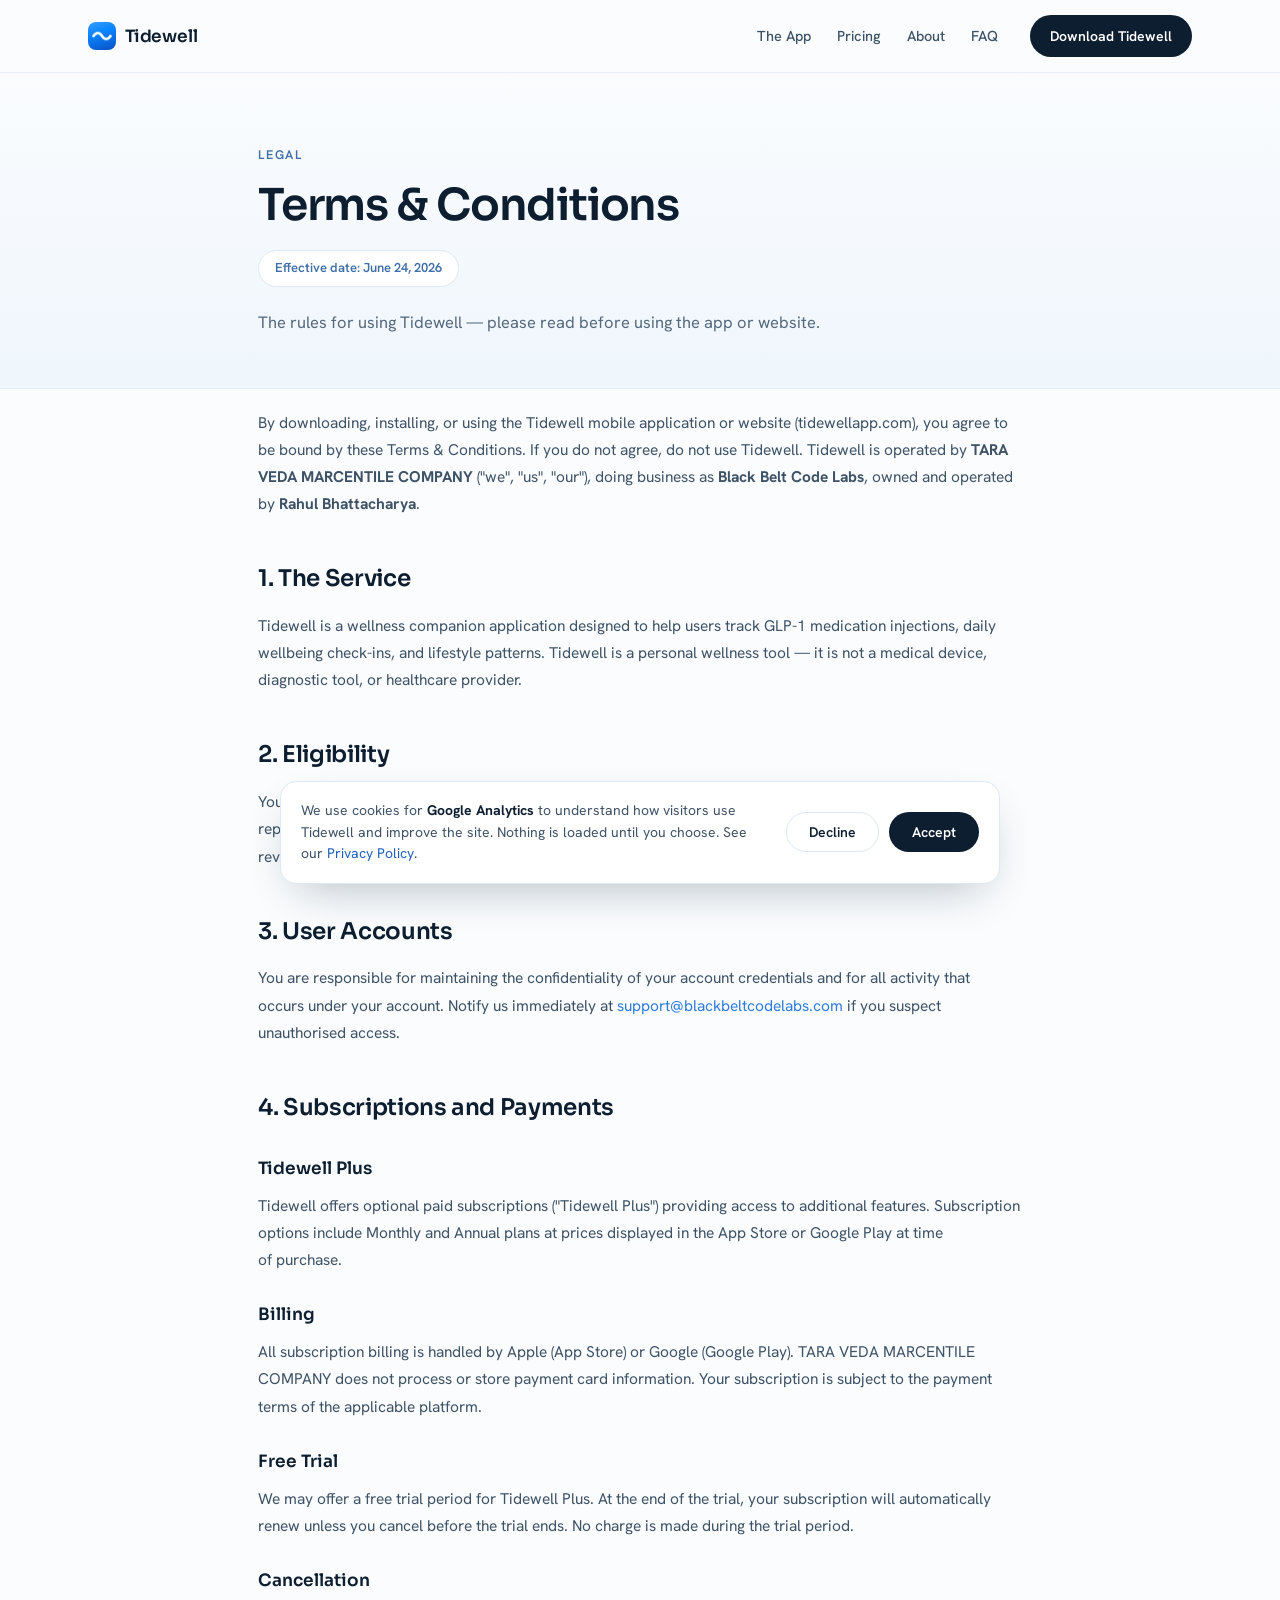
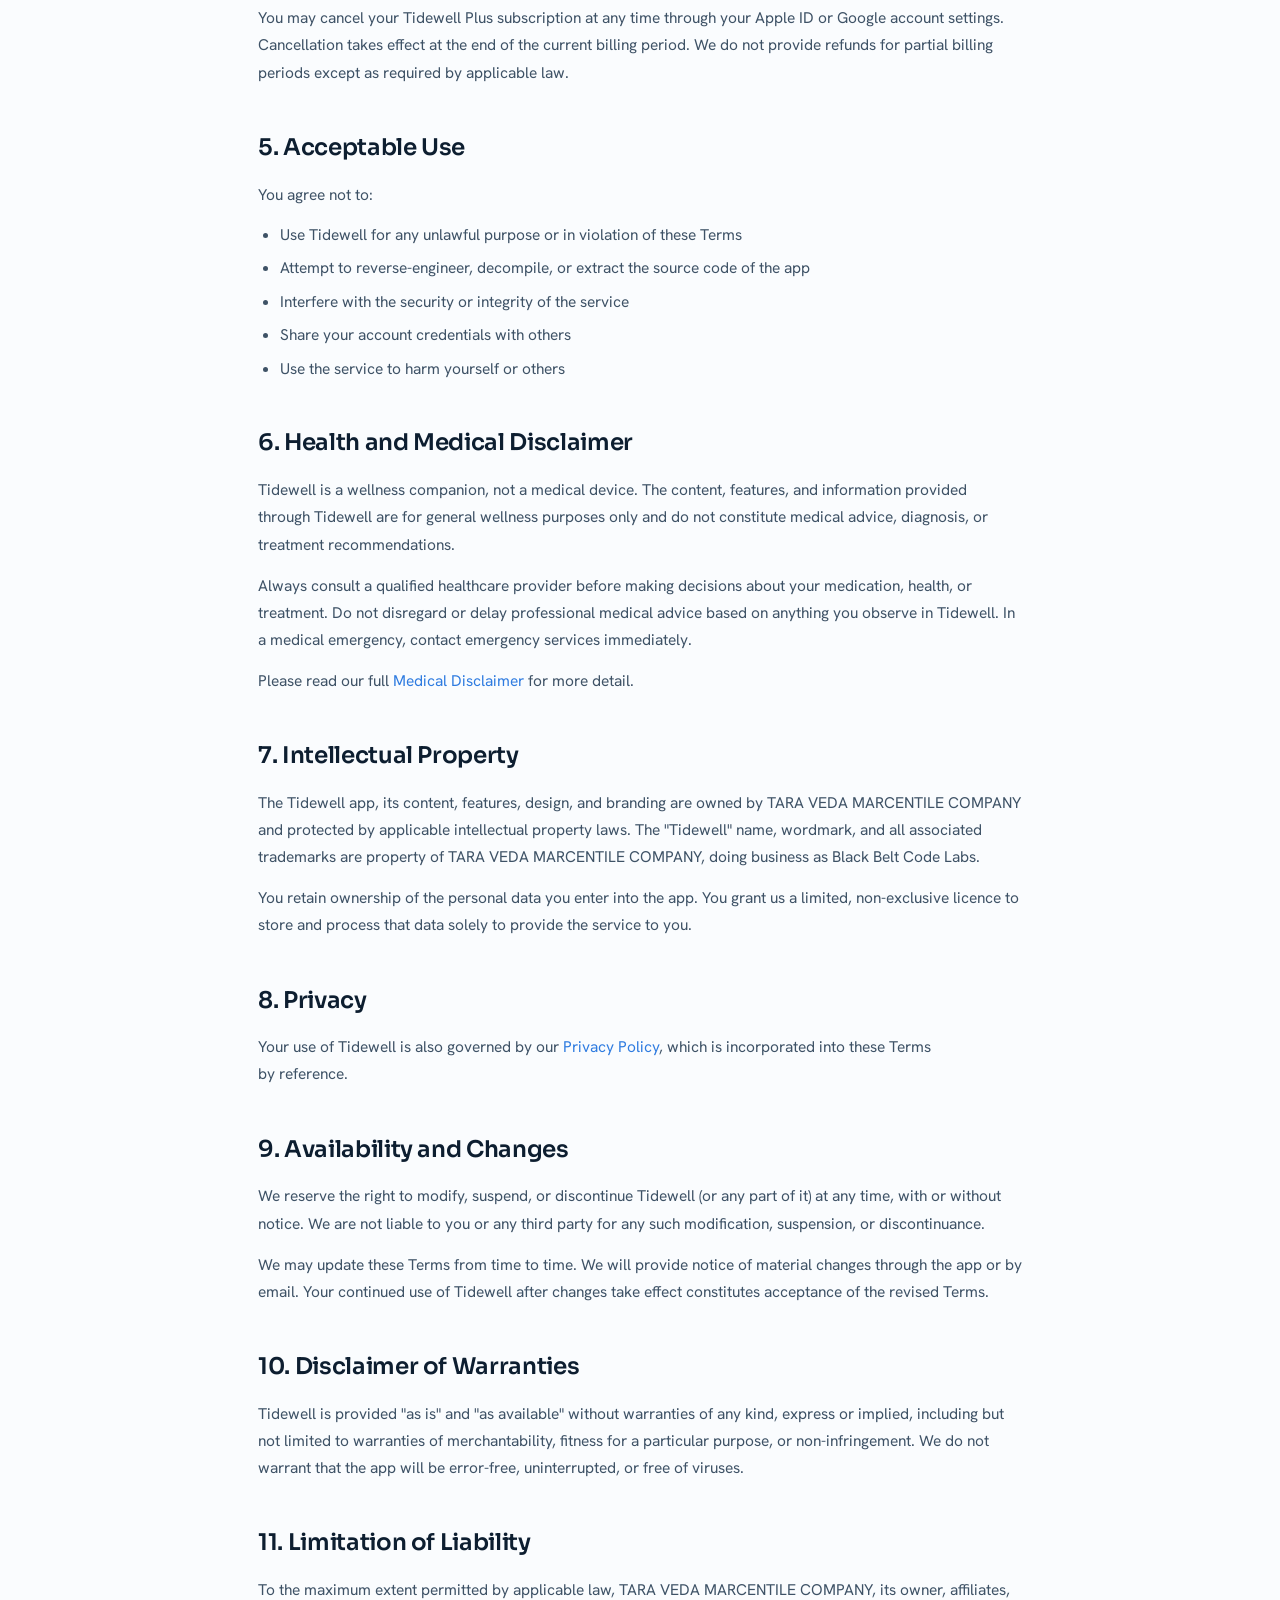
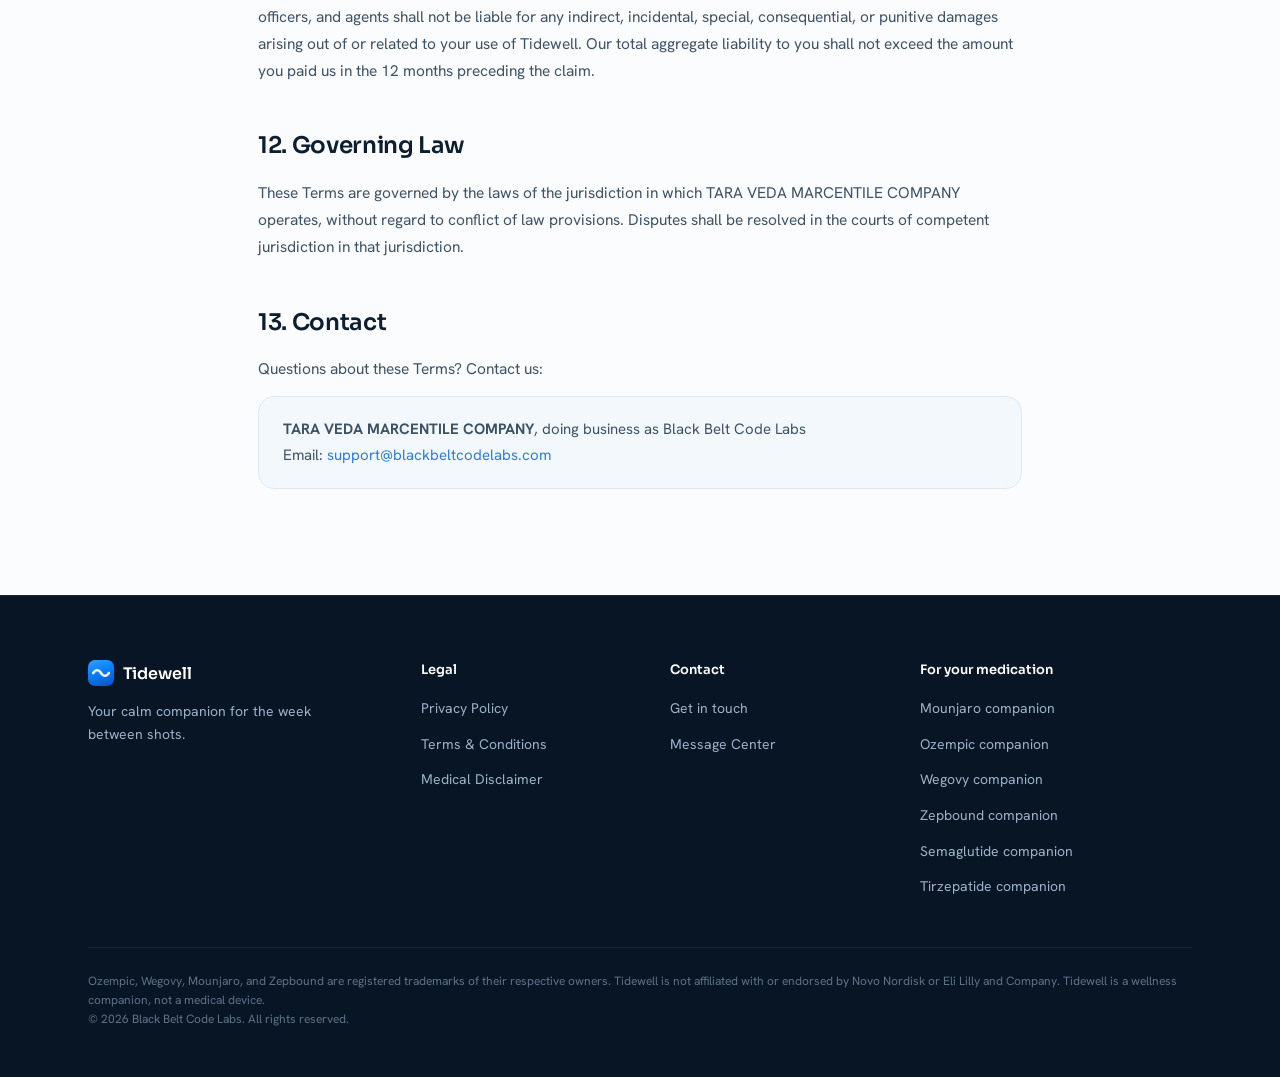
<file: terms.html>
<!DOCTYPE html>
<html lang="en">
<head>
  <!-- Analytics: loaded only after cookie consent (see /js/consent.js) -->
  <script src="/js/consent.js" defer></script>
  <meta charset="UTF-8">
  <meta name="viewport" content="width=device-width, initial-scale=1.0">
  <title>Terms &amp; Conditions — Tidewell</title>
  <meta name="description" content="Terms and conditions for using the Tidewell app.">
  <meta property="og:title" content="Terms &amp; Conditions — Tidewell">
  <meta property="og:description" content="Terms and conditions for using the Tidewell app.">
  <meta property="og:type" content="website">
  <meta property="og:url" content="https://tidewellapp.com/terms">
  <meta name="twitter:card" content="summary">
  <link rel="canonical" href="https://tidewellapp.com/terms">
  <link rel="icon" href="assets/favicon.png" type="image/png">
  <link rel="apple-touch-icon" href="assets/icon.png">
  <link rel="preconnect" href="https://fonts.googleapis.com">
  <link href="https://fonts.googleapis.com/css2?family=Sora:wght@500;600;700&family=Hanken+Grotesk:ital,wght@0,400;0,500;0,600;1,400&display=swap" rel="stylesheet">
  <style>
    *, *::before, *::after { box-sizing: border-box; margin: 0; padding: 0; }
    :root {
      --bg:       #FAFCFE; --surface: #F3F8FC; --border: #DCE9F4;
      --border-light: #E7EEF5; --text: #0D1E30; --body: #3E5266;
      --muted: #55697D; --accent: #3E6FA8; --blue: #2E7BE0; --blue-dark: #1E5FBE;
      --footer-bg: #081524; --footer-text: #9DB2C7;
      --font-head: 'Sora', system-ui, sans-serif;
      --font-body: 'Hanken Grotesk', system-ui, sans-serif;
    }
    html { scroll-behavior: smooth; }
    body { background: var(--bg); color: var(--text); font-family: var(--font-body); -webkit-font-smoothing: antialiased; line-height: 1.6; }
    a { color: var(--blue); text-decoration: none; }
    a:hover { color: var(--blue-dark); }

    /* Nav */
    .nav { position: sticky !important; top: 0; z-index: 50; backdrop-filter: blur(14px); -webkit-backdrop-filter: blur(14px); background: rgba(250,252,254,.88) !important; border-bottom: 1px solid var(--border-light) !important; box-shadow: none !important; }
    .nav-inner { max-width: 1160px; margin: 0 auto; display: flex; align-items: center; gap: 32px; padding: 15px 28px; }
    .nav-logo { display: flex; align-items: center; gap: 9px; text-decoration: none; color: var(--text) !important; flex-shrink: 0; }
    .nav-logo-icon { width: 28px; height: 28px; border-radius: 8px; overflow: hidden; flex-shrink: 0; background: transparent !important; }
    .nav-logo-icon img { width: 100%; height: 100%; object-fit: cover; display: block; }
    .nav-wordmark { font-family: var(--font-head); font-weight: 600; font-size: 17px; letter-spacing: -.01em; color: var(--text) !important; }
    .nav-links { display: flex; gap: 26px; list-style: none; margin-left: auto; align-items: center; }
    .nav-links a { font-size: 14.5px; font-weight: 500; color: var(--body) !important; text-decoration: none; transition: color .15s; }
    .nav-links a:hover { color: var(--text) !important; }
    .nav-cta { flex-shrink: 0; }
    .btn-ds { display: inline-flex; align-items: center; background: var(--text); color: #fff !important; font-family: var(--font-body); font-size: 14px; font-weight: 600; padding: 10px 20px; border-radius: 100px; text-decoration: none !important; transition: background .15s; }
    .btn-ds:hover { background: #1E3A52; }
    .nav-hamburger { display: none; flex-direction: column; justify-content: center; gap: 5px; background: none; border: none; cursor: pointer; padding: 4px; margin-left: auto; }
    .nav-hamburger span { display: block; width: 22px; height: 2px; background: var(--text); border-radius: 2px; transition: all .2s; }
    .mobile-menu { display: none; flex-direction: column; background: var(--bg) !important; border-bottom: 1px solid var(--border-light); padding: 8px 0 16px; position: relative; z-index: 49; }
    .mobile-menu.open { display: flex !important; }
    .mobile-menu a { font-size: 15px; font-weight: 500; color: var(--body) !important; padding: 12px 28px; text-decoration: none; }
    .mobile-menu a:hover { color: var(--text) !important; }
    .mobile-cta { padding: 8px 28px 0; }

    /* Footer */
    .footer { background: var(--footer-bg) !important; color: var(--footer-text) !important; border-top: 1px solid rgba(255,255,255,.07); }
    .footer-inner { max-width: 1160px; margin: 0 auto; padding: 64px 28px 0; }
    .footer-top { display: grid; grid-template-columns: 1.4fr 1fr 1fr 1.3fr; gap: 40px; padding-bottom: 48px; }
    .footer-brand-logo { display: flex; align-items: center; gap: 9px; color: #fff !important; text-decoration: none !important; }
    .footer-brand-logo img { width: 26px; height: 26px; border-radius: 7px; display: block; }
    .footer-brand-logo span { font-family: var(--font-head); font-weight: 600; font-size: 16px; }
    .footer-tagline { font-size: 14px; line-height: 1.6; margin: 14px 0 0; max-width: 240px; color: var(--footer-text); }
    .footer-col-heading { font-family: var(--font-head); font-weight: 600; font-size: 13px; color: #fff !important; margin-bottom: 14px; }
    .footer-links { display: flex; flex-direction: column; gap: 10px; list-style: none; }
    .footer-links a { font-size: 14px; color: var(--footer-text) !important; text-decoration: none; transition: color .15s; }
    .footer-links a:hover { color: #fff !important; }
    .footer-bottom { border-top: 1px solid rgba(255,255,255,.08); padding: 24px 0 48px; }
    .footer-disclaimer { font-size: 12px; line-height: 1.6; color: #5E7288; }

    /* Responsive */
    @media (max-width: 860px) { .footer-top { grid-template-columns: 1fr 1fr; } }
    @media (max-width: 640px) {
      .nav-links, .nav-cta { display: none; }
      .nav-hamburger { display: flex; }
      .footer-top { grid-template-columns: 1fr; }
      .footer-inner { padding: 48px 20px 0; }
    }

    .policy-header { background: linear-gradient(180deg, var(--bg), #EFF6FC); border-bottom: 1px solid var(--border-light); }
    .policy-header-inner { max-width: 820px; margin: 0 auto; padding: 72px 28px 52px; }
    .eyebrow { font-size: 12.5px; font-weight: 600; letter-spacing: .14em; text-transform: uppercase; color: var(--accent); }
    .policy-header h1 { font-family: var(--font-head); font-weight: 600; font-size: clamp(34px, 5vw, 44px); letter-spacing: -.028em; line-height: 1.1; margin: 16px 0 0; text-wrap: balance; }
    .date-badge { display: inline-flex; margin-top: 20px; background: #fff; border: 1px solid var(--border); border-radius: 100px; padding: 7px 16px; font-size: 13px; font-weight: 600; color: var(--accent); }
    .policy-header p { font-size: 16.5px; line-height: 1.65; color: var(--muted); margin: 22px 0 0; max-width: 640px; text-wrap: pretty; }
    .policy-main { max-width: 820px; margin: 0 auto; padding: 20px 28px 90px; }
    .policy-main p { font-size: 15.5px; line-height: 1.75; color: var(--body); margin: 0 0 14px; text-wrap: pretty; }
    .policy-main h2 { font-family: var(--font-head); font-weight: 600; font-size: 23px; letter-spacing: -.015em; margin: 44px 0 14px; color: var(--text); }
    .policy-main h3 { font-family: var(--font-head); font-weight: 600; font-size: 17px; margin: 28px 0 10px; color: var(--text); }
    .policy-main ul { margin: 0 0 16px; padding-left: 22px; display: flex; flex-direction: column; gap: 8px; }
    .policy-main li { font-size: 15.5px; line-height: 1.65; color: var(--body); }
    .contact-box { background: var(--surface); border: 1px solid var(--border); border-radius: 16px; padding: 20px 24px; margin: 0 0 16px; font-size: 15px; line-height: 1.7; color: var(--body); }
    .entity-box { background: var(--surface); border: 1px solid var(--border); border-radius: 16px; padding: 20px 24px; margin: 32px 0 0; font-size: 14px; line-height: 1.7; color: var(--muted); }
    @media (max-width: 640px) { .policy-header-inner { padding: 48px 20px 36px; } .policy-main { padding: 16px 20px 64px; } }
</style>
</head>
<body>
<nav class="nav" role="navigation" aria-label="Main navigation">
  <div class="nav-inner">
    <a href="/" class="nav-logo" aria-label="Tidewell home">
      <div class="nav-logo-icon" aria-hidden="true"><img src="assets/icon.png" alt=""></div>
      <span class="nav-wordmark">Tidewell</span>
    </a>
    <ul class="nav-links">
      <li><a href="/#screenshots">The App</a></li>
      <li><a href="/#pricing">Pricing</a></li>
      <li><a href="/#about">About</a></li>
      <li><a href="/#faq">FAQ</a></li>
    </ul>
    <div class="nav-cta">
      <a href="/get" class="btn-ds"><span data-cta-label>Download Tidewell</span></a>
    </div>
    <button class="nav-hamburger" aria-label="Open menu" aria-expanded="false">
      <span></span><span></span><span></span>
    </button>
  </div>
</nav>
<div class="mobile-menu" role="dialog" aria-label="Navigation menu">
  <a href="/#screenshots">The App</a>
  <a href="/#pricing">Pricing</a>
  <a href="/#about">About</a>
  <a href="/#faq">FAQ</a>
  <div class="mobile-cta">
    <a href="/get" class="btn-ds" style="width:100%;justify-content:center;display:flex;"><span data-cta-label>Download Tidewell</span></a>
  </div>
</div>
<header class="policy-header">
  <div class="policy-header-inner">
    <div class="eyebrow">Legal</div>
    <h1>Terms &amp; Conditions</h1>
    <div class="date-badge">Effective date: June 24, 2026</div>
    <p>The rules for using Tidewell — please read before using the app or website.</p>
  </div>
</header>
<main class="policy-main">
  <p>By downloading, installing, or using the Tidewell mobile application or website (tidewellapp.com), you agree to be bound by these Terms &amp; Conditions. If you do not agree, do not use Tidewell. Tidewell is operated by <strong>TARA VEDA MARCENTILE COMPANY</strong> ("we", "us", "our"), doing business as <strong>Black Belt Code Labs</strong>, owned and operated by <strong>Rahul Bhattacharya</strong>.</p>

  <h2>1. The Service</h2>
  <p>Tidewell is a wellness companion application designed to help users track GLP-1 medication injections, daily wellbeing check-ins, and lifestyle patterns. Tidewell is a personal wellness tool — it is not a medical device, diagnostic tool, or healthcare provider.</p>

  <h2>2. Eligibility</h2>
  <p>You must be at least 13 years of age (or 16 in certain jurisdictions) to use Tidewell. By using the app, you represent that you meet this requirement. If you are under 18, you represent that your parent or guardian has reviewed and agreed to these Terms on your behalf.</p>

  <h2>3. User Accounts</h2>
  <p>You are responsible for maintaining the confidentiality of your account credentials and for all activity that occurs under your account. Notify us immediately at <a href="mailto:support@blackbeltcodelabs.com">support@blackbeltcodelabs.com</a> if you suspect unauthorised access.</p>

  <h2>4. Subscriptions and Payments</h2>
  <h3>Tidewell Plus</h3>
  <p>Tidewell offers optional paid subscriptions ("Tidewell Plus") providing access to additional features. Subscription options include Monthly and Annual plans at prices displayed in the App Store or Google Play at time of purchase.</p>
  <h3>Billing</h3>
  <p>All subscription billing is handled by Apple (App Store) or Google (Google Play). TARA VEDA MARCENTILE COMPANY does not process or store payment card information. Your subscription is subject to the payment terms of the applicable platform.</p>
  <h3>Free Trial</h3>
  <p>We may offer a free trial period for Tidewell Plus. At the end of the trial, your subscription will automatically renew unless you cancel before the trial ends. No charge is made during the trial period.</p>
  <h3>Cancellation</h3>
  <p>You may cancel your Tidewell Plus subscription at any time through your Apple ID or Google account settings. Cancellation takes effect at the end of the current billing period. We do not provide refunds for partial billing periods except as required by applicable law.</p>

  <h2>5. Acceptable Use</h2>
  <p>You agree not to:</p>
  <ul>
    <li>Use Tidewell for any unlawful purpose or in violation of these Terms</li>
    <li>Attempt to reverse-engineer, decompile, or extract the source code of the app</li>
    <li>Interfere with the security or integrity of the service</li>
    <li>Share your account credentials with others</li>
    <li>Use the service to harm yourself or others</li>
  </ul>

  <h2>6. Health and Medical Disclaimer</h2>
  <p>Tidewell is a wellness companion, not a medical device. The content, features, and information provided through Tidewell are for general wellness purposes only and do not constitute medical advice, diagnosis, or treatment recommendations.</p>
  <p>Always consult a qualified healthcare provider before making decisions about your medication, health, or treatment. Do not disregard or delay professional medical advice based on anything you observe in Tidewell. In a medical emergency, contact emergency services immediately.</p>
  <p>Please read our full <a href="/medical-disclaimer">Medical Disclaimer</a> for more detail.</p>

  <h2>7. Intellectual Property</h2>
  <p>The Tidewell app, its content, features, design, and branding are owned by TARA VEDA MARCENTILE COMPANY and protected by applicable intellectual property laws. The "Tidewell" name, wordmark, and all associated trademarks are property of TARA VEDA MARCENTILE COMPANY, doing business as Black Belt Code Labs.</p>
  <p>You retain ownership of the personal data you enter into the app. You grant us a limited, non-exclusive licence to store and process that data solely to provide the service to you.</p>

  <h2>8. Privacy</h2>
  <p>Your use of Tidewell is also governed by our <a href="/privacy">Privacy Policy</a>, which is incorporated into these Terms by reference.</p>

  <h2>9. Availability and Changes</h2>
  <p>We reserve the right to modify, suspend, or discontinue Tidewell (or any part of it) at any time, with or without notice. We are not liable to you or any third party for any such modification, suspension, or discontinuance.</p>
  <p>We may update these Terms from time to time. We will provide notice of material changes through the app or by email. Your continued use of Tidewell after changes take effect constitutes acceptance of the revised Terms.</p>

  <h2>10. Disclaimer of Warranties</h2>
  <p>Tidewell is provided "as is" and "as available" without warranties of any kind, express or implied, including but not limited to warranties of merchantability, fitness for a particular purpose, or non-infringement. We do not warrant that the app will be error-free, uninterrupted, or free of viruses.</p>

  <h2>11. Limitation of Liability</h2>
  <p>To the maximum extent permitted by applicable law, TARA VEDA MARCENTILE COMPANY, its owner, affiliates, officers, and agents shall not be liable for any indirect, incidental, special, consequential, or punitive damages arising out of or related to your use of Tidewell. Our total aggregate liability to you shall not exceed the amount you paid us in the 12 months preceding the claim.</p>

  <h2>12. Governing Law</h2>
  <p>These Terms are governed by the laws of the jurisdiction in which TARA VEDA MARCENTILE COMPANY operates, without regard to conflict of law provisions. Disputes shall be resolved in the courts of competent jurisdiction in that jurisdiction.</p>

  <h2>13. Contact</h2>
  <p>Questions about these Terms? Contact us:</p>
  <div class="contact-box">
    <strong>TARA VEDA MARCENTILE COMPANY</strong>, doing business as Black Belt Code Labs<br>
    Email: <a href="mailto:support@blackbeltcodelabs.com">support@blackbeltcodelabs.com</a>
  </div>
</main>
<footer class="footer">
  <div class="footer-inner">
    <div class="footer-top">
      <div>
        <a href="/" class="footer-brand-logo">
          <img src="assets/icon.png" alt=""><span>Tidewell</span>
        </a>
        <p class="footer-tagline">Your calm companion for the week between shots.</p>
      </div>
      <div>
        <p class="footer-col-heading">Legal</p>
        <ul class="footer-links">
          <li><a href="/privacy">Privacy Policy</a></li>
          <li><a href="/terms">Terms &amp; Conditions</a></li>
          <li><a href="/medical-disclaimer">Medical Disclaimer</a></li>
        </ul>
      </div>
      <div>
        <p class="footer-col-heading">Contact</p>
        <ul class="footer-links">
          <li><a href="/contact">Get in touch</a></li>
          <li><a href="/messages">Message Center</a></li>
        </ul>
      </div>
      <div>
        <p class="footer-col-heading">For your medication</p>
        <ul class="footer-links">
          <li><a href="/mounjaro-companion">Mounjaro companion</a></li>
          <li><a href="/ozempic-companion">Ozempic companion</a></li>
          <li><a href="/wegovy-companion">Wegovy companion</a></li>
          <li><a href="/zepbound-companion">Zepbound companion</a></li>
          <li><a href="/semaglutide-companion">Semaglutide companion</a></li>
          <li><a href="/tirzepatide-companion">Tirzepatide companion</a></li>
        </ul>
      </div>
    </div>
    <div class="footer-bottom">
      <p class="footer-disclaimer">Ozempic, Wegovy, Mounjaro, and Zepbound are registered trademarks of their respective owners. Tidewell is not affiliated with or endorsed by Novo Nordisk or Eli Lilly and Company. Tidewell is a wellness companion, not a medical device.<br>© 2026 Black Belt Code Labs. All rights reserved.</p>
    </div>
  </div>
</footer>

<script src="js/main.js?v=2"></script><script>
  (function(){
    var h=document.querySelector('.nav-hamburger'), m=document.querySelector('.mobile-menu');
    if(!h||!m) return;
    h.addEventListener('click',function(){var o=m.classList.toggle('open');h.setAttribute('aria-expanded',String(o));});
    m.querySelectorAll('a').forEach(function(a){a.addEventListener('click',function(){m.classList.remove('open');h.setAttribute('aria-expanded','false');});});
  })();
</script>
</body>
</html>
</file>
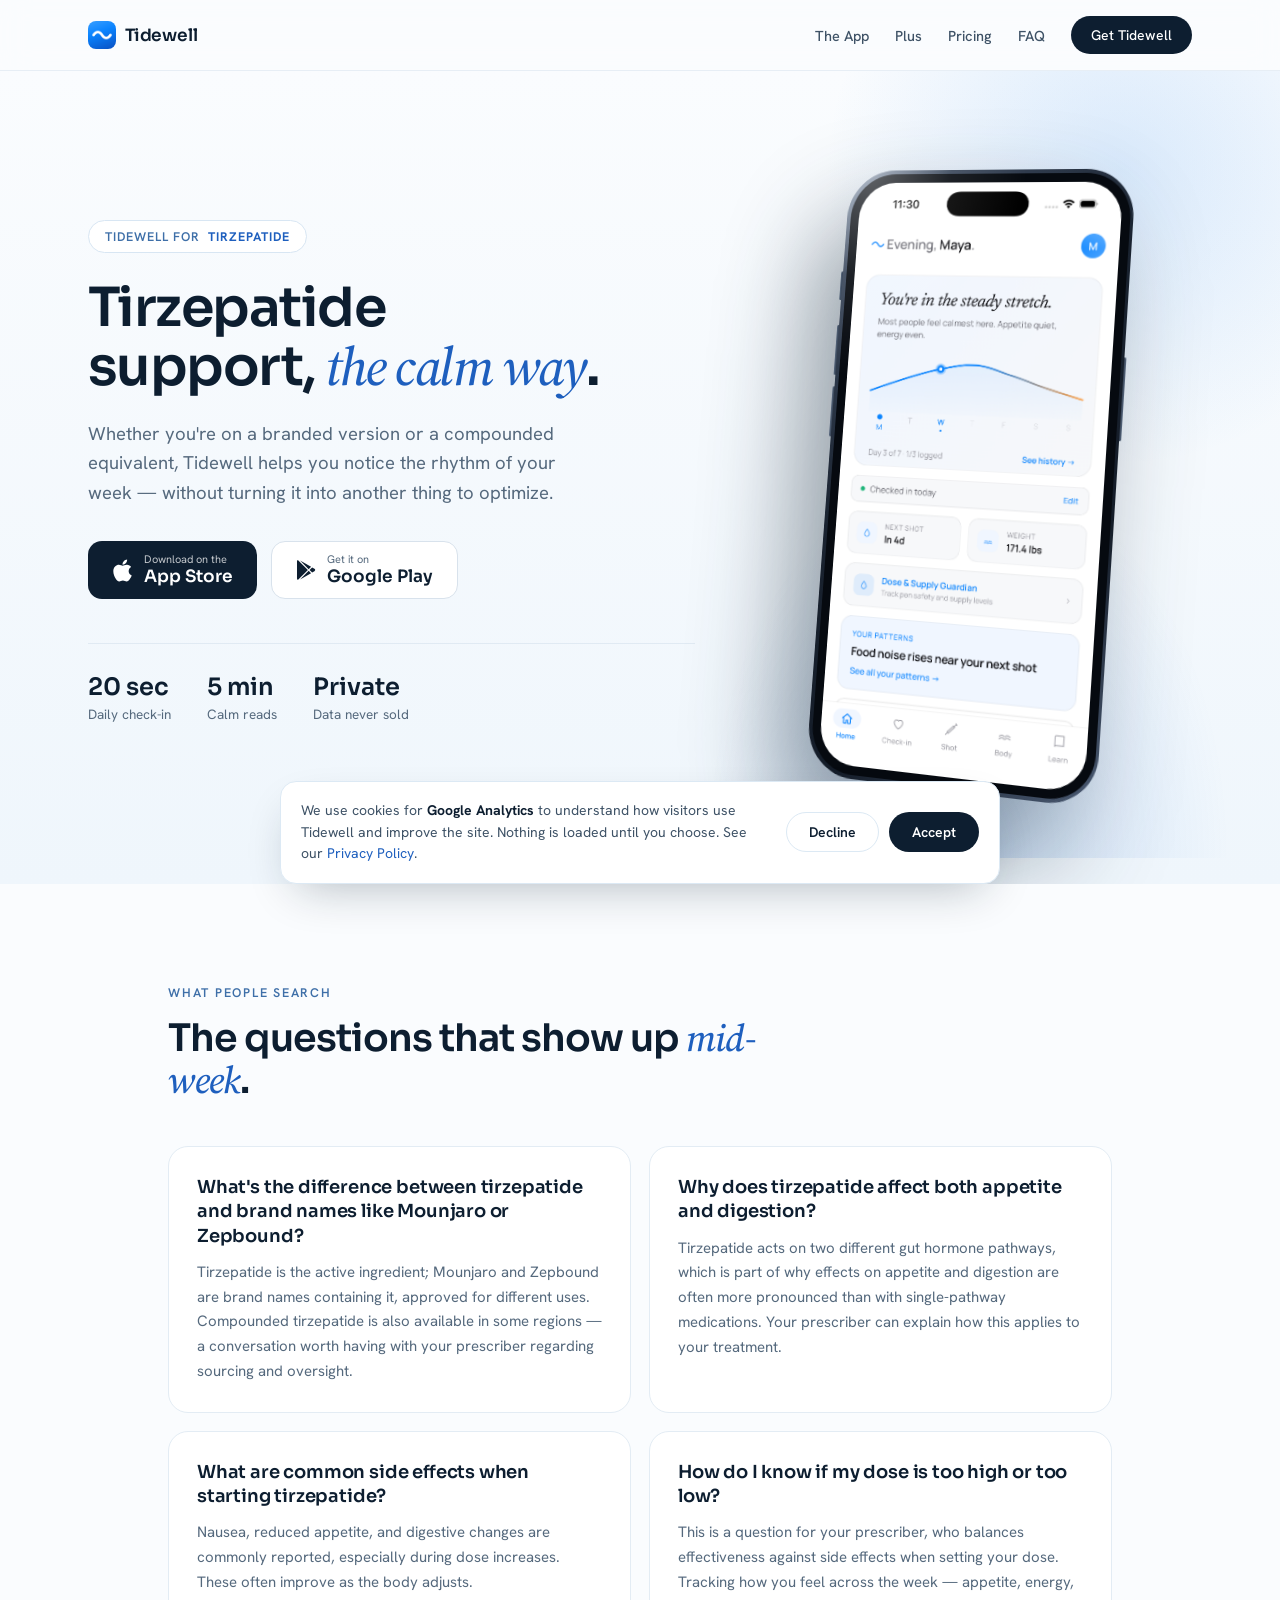
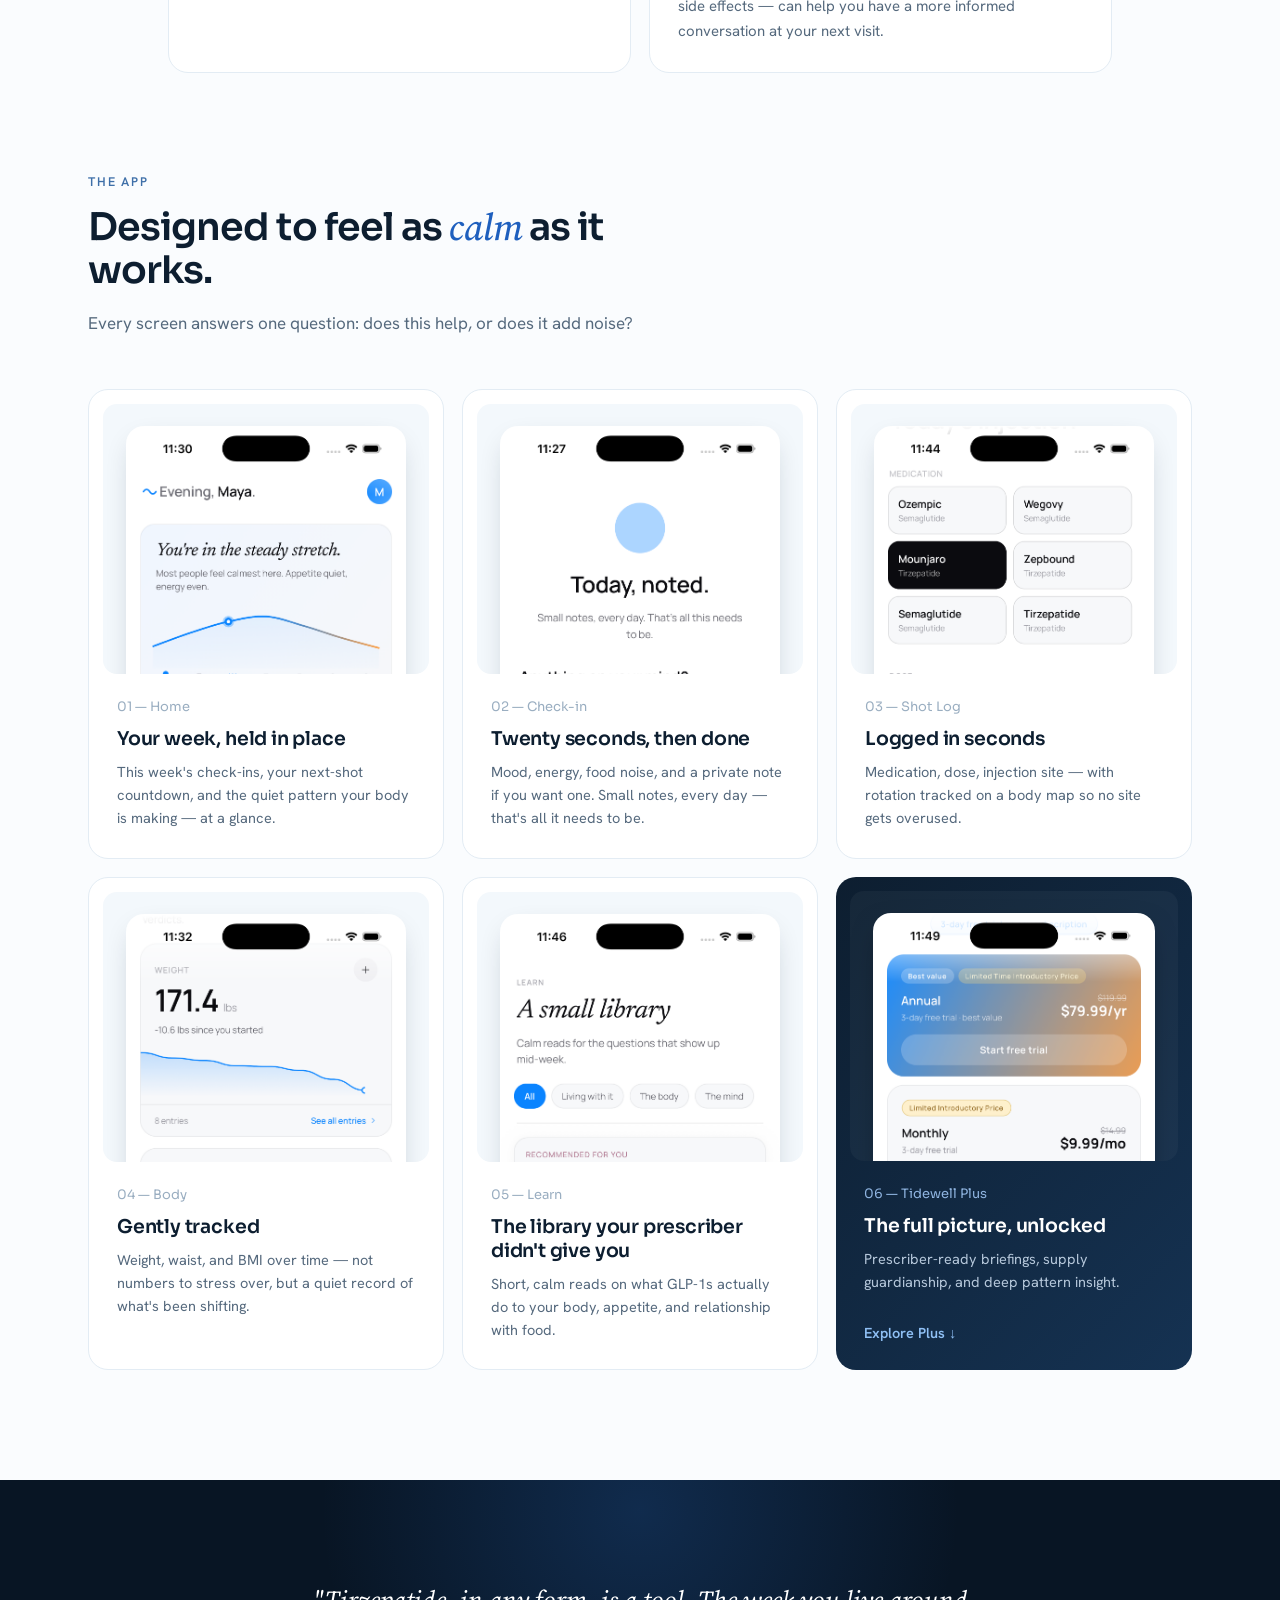
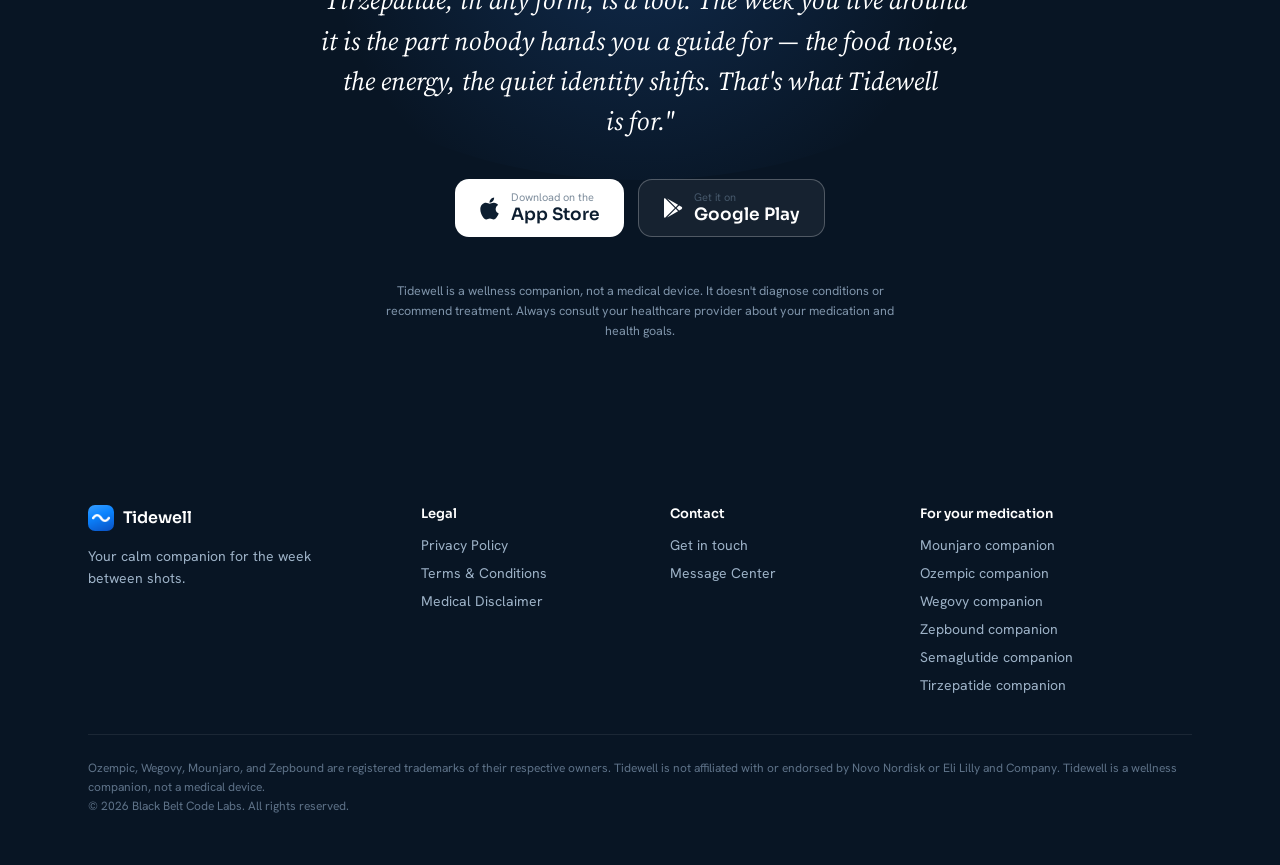
<file: tirzepatide-companion.html>
<!DOCTYPE html>
<html lang="en">
<head>
  <!-- Analytics: loaded only after cookie consent (see /js/consent.js) -->
  <script src="/js/consent.js" defer></script>
  <meta charset="UTF-8">
  <meta name="viewport" content="width=device-width, initial-scale=1.0">
  <title>Tirzepatide Companion App — Calm GLP-1 Support | Tidewell</title>
  <meta name="description" content="A calm companion for your tirzepatide journey. Track shots, notice your week, and find steady ground between doses.">
  <meta property="og:title" content="Tirzepatide Companion App — Calm GLP-1 Support | Tidewell">
  <meta property="og:description" content="A calm companion for your tirzepatide journey. Track shots, notice your week, and find steady ground between doses.">
  <meta property="og:type" content="website">
  <meta property="og:url" content="https://tidewellapp.com/tirzepatide-companion">
  <meta name="twitter:card" content="summary">
  <link rel="canonical" href="https://tidewellapp.com/tirzepatide-companion">
  <link rel="icon" href="assets/favicon.png" type="image/png">
  <link rel="apple-touch-icon" href="assets/icon.png">
  <link rel="preconnect" href="https://fonts.googleapis.com">
  <link href="https://fonts.googleapis.com/css2?family=Sora:wght@500;600;700&family=Hanken+Grotesk:ital,wght@0,400;0,500;0,600;1,400&family=Source+Serif+4:ital,opsz,wght@1,8..60,500&display=swap" rel="stylesheet">
  <style>
    html { scroll-behavior: smooth; }
    * { box-sizing: border-box; }
    body { margin:0; background:#FAFCFE; color:#0D1E30; font-family:'Hanken Grotesk',sans-serif; -webkit-font-smoothing:antialiased; overflow-x:hidden; }
    a { color:#2E7BE0; text-decoration:none; }
    a:hover { color:#1E5FBE; }
    img { max-width:100%; }

    @keyframes twFloat { 0%,100% { transform:translateY(0); } 50% { transform:translateY(-14px); } }
    @keyframes twGlow  { 0%,100% { opacity:.55; } 50% { opacity:.85; } }

    .eyebrow { font-size:12.5px; font-weight:600; letter-spacing:.14em; text-transform:uppercase; color:#3E6FA8; }
    .sec-h2 { font-family:Sora,sans-serif; font-weight:600; letter-spacing:-.025em; line-height:1.12; margin:16px 0 0; }
    .sec-h2 em { font-family:'Source Serif 4',serif; font-style:italic; font-weight:500; color:#1E5FBE; }

    /* ── Nav ── */
    .nav { position:sticky; top:0; z-index:50; backdrop-filter:blur(14px); -webkit-backdrop-filter:blur(14px); background:rgba(250,252,254,.82); border-bottom:1px solid #E7EEF5; transition:box-shadow .3s; }
    .nav.scrolled { box-shadow:0 1px 12px rgba(13,30,48,.06); }
    .nav-inner { max-width:1160px; margin:0 auto; display:flex; align-items:center; gap:32px; padding:16px 28px; }
    .nav-brand { display:flex; align-items:center; gap:9px; color:#0D1E30; }
    .nav-brand img { width:28px; height:28px; border-radius:8px; display:block; }
    .nav-brand span { font-family:Sora,sans-serif; font-weight:600; font-size:17px; letter-spacing:-.01em; }
    .nav-links { display:flex; gap:26px; margin-left:auto; align-items:center; font-size:14.5px; font-weight:500; }
    .nav-links a { color:#3E5266; }
    .nav-links a:hover { color:#0D1E30; }
    .nav-links a.nav-cta { background:#0D1E30; color:#fff; padding:10px 20px; border-radius:100px; font-size:14px; transition:background .3s; }
    .nav-links a.nav-cta:hover { background:#1E5FBE; }
    .nav-hamburger { display:none; margin-left:auto; background:none; border:none; cursor:pointer; padding:8px; flex-direction:column; gap:5px; }
    .nav-hamburger span { display:block; width:22px; height:2px; background:#0D1E30; border-radius:2px; }
    .mobile-menu { display:none; position:fixed; inset:61px 0 0 0; z-index:49; background:#FAFCFE; padding:28px; flex-direction:column; gap:22px; font-size:18px; font-weight:500; }
    .mobile-menu.open { display:flex; }
    .mobile-menu a { color:#3E5266; }

    /* ── Store badges ── */
    .store-badge { display:flex; flex-direction:column; justify-content:center; border-radius:14px; padding:11px 24px; line-height:1.2; text-align:left; transition:background .3s,border-color .3s; }
    .store-badge .sb-row { display:flex; align-items:center; gap:11px; }
    .store-badge .sb-text { display:flex; flex-direction:column; }
    .store-badge .sb-sup { font-size:11px; }
    .store-badge .sb-name { font-family:Sora,sans-serif; font-size:17px; font-weight:600; }
    .store-badge.sb-ios { background:#0D1E30; color:#fff; }
    .store-badge.sb-ios:hover { background:#1E5FBE; color:#fff; }
    .store-badge.sb-ios .sb-sup { opacity:.75; }
    .store-badge.sb-android { background:#fff; color:#0D1E30; border:1px solid #D8E2EC; }
    .store-badge.sb-android:hover { border-color:#1E5FBE; color:#0D1E30; }
    .store-badge.sb-android .sb-sup { color:#55697D; }

    /* ── Companion hero ── */
    .chero { position:relative; overflow:hidden; background:linear-gradient(180deg,#FAFCFE 0%,#EFF6FC 100%); }
    .chero-glow { position:absolute; top:-220px; right:-160px; width:640px; height:640px; border-radius:50%; background:radial-gradient(circle,rgba(90,162,242,.20),rgba(90,162,242,0) 65%); animation:twGlow 9s ease-in-out infinite; }
    .chero-grid { max-width:1160px; margin:0 auto; padding:84px 28px 96px; display:grid; grid-template-columns:1.15fr .85fr; gap:48px; align-items:center; position:relative; }
    .chero-pill { display:inline-flex; align-items:center; gap:8px; border:1px solid #D8E6F3; background:#fff; border-radius:100px; padding:7px 16px; font-size:12.5px; font-weight:600; letter-spacing:.08em; text-transform:uppercase; color:#3E6FA8; max-width:100%; }
    .chero-pill .brand { font-weight:700; color:#1E5FBE; }
    .chero h1 { font-family:Sora,sans-serif; font-weight:600; font-size:54px; line-height:1.08; letter-spacing:-.028em; margin:26px 0 0; text-wrap:balance; }
    .chero h1 em { font-family:'Source Serif 4',serif; font-style:italic; font-weight:500; color:#1E5FBE; }
    .chero-sub { font-size:18.5px; line-height:1.6; color:#55697D; margin:22px 0 0; max-width:500px; text-wrap:pretty; }
    .chero-badges { display:flex; gap:14px; margin-top:34px; flex-wrap:wrap; }
    .chero-stats { display:flex; gap:36px; margin-top:44px; padding-top:28px; border-top:1px solid #E0EAF3; }
    .chero-stats .hs-num { font-family:Sora,sans-serif; font-weight:600; font-size:24px; }
    .chero-stats .hs-label { font-size:13.5px; color:#55697D; margin-top:3px; }

    .chero-phone-wrap { display:flex; justify-content:center; position:relative; padding-top:10px; perspective:1400px; }
    .chero-phone-floor { position:absolute; inset:auto -40px -70px -40px; height:400px; background:radial-gradient(ellipse at 50% 100%,rgba(46,123,224,.18),rgba(46,123,224,0) 70%); }
    .chero-phone { width:300px; transform:rotateY(-16deg) rotateX(4deg) rotateZ(3deg); transform-style:preserve-3d; }
    .chero-phone .phone-float { animation:twFloat 7s ease-in-out infinite; position:relative; filter:drop-shadow(-32px 52px 52px rgba(13,30,48,.42)); }
    .chero-phone .phone-btn { position:absolute; width:3px; border-radius:2px; }
    .chero-phone .phone-btn.left { left:-2px; background:linear-gradient(90deg,#5A6B82,#242E3D); }
    .chero-phone .phone-btn.right { right:-2px; background:linear-gradient(90deg,#242E3D,#5A6B82); }
    .chero-phone .frame { background:linear-gradient(135deg,#8C9CB2 0%,#39465A 12%,#1A2330 40%,#141C28 70%,#4A5A72 100%); border-radius:50px; padding:3.5px; position:relative; }
    .chero-phone .screen { background:#060A10; border-radius:46.5px; padding:9px; }
    .chero-phone .screen img { display:block; width:100%; border-radius:38px; }
    .chero-phone .shine { position:absolute; inset:0; border-radius:50px; background:radial-gradient(120% 75% at 8% 0%,rgba(255,255,255,.36) 0%,rgba(255,255,255,.09) 24%,rgba(255,255,255,0) 46%); pointer-events:none; }

    /* ── What people search ── */
    .qa-section { max-width:1000px; margin:0 auto; padding:100px 28px 0; }
    .qa-head { max-width:620px; }
    .qa-head h2 { font-size:38px; }
    .qa-grid { display:grid; grid-template-columns:1fr 1fr; gap:18px; margin-top:44px; }
    .qa-card { background:#fff; border:1px solid #E3ECF4; border-radius:20px; padding:28px; transition:transform .45s cubic-bezier(.2,.6,.2,1),box-shadow .45s,border-color .45s; }
    .qa-card:hover { transform:translateY(-5px); border-color:#B9D3EE; box-shadow:0 18px 36px -20px rgba(13,30,48,.3); }
    .qa-card h3 { font-family:Sora,sans-serif; font-weight:600; font-size:18px; margin:0 0 12px; letter-spacing:-.01em; line-height:1.35; }
    .qa-card p { font-size:15px; line-height:1.65; color:#55697D; margin:0; text-wrap:pretty; }

    /* ── The App ── */
    .app-section { max-width:1160px; margin:0 auto; padding:100px 28px 0; }
    .app-head { max-width:640px; }
    .app-head h2 { font-size:38px; }
    .app-head p { font-size:17px; line-height:1.65; color:#55697D; margin:18px 0 0; text-wrap:pretty; }
    .app-grid { display:grid; grid-template-columns:repeat(3,1fr); gap:18px; margin-top:52px; }
    .app-card { background:#fff; border:1px solid #E3ECF4; border-radius:20px; padding:14px 14px 28px; transition:transform .5s cubic-bezier(.2,.6,.2,1),box-shadow .5s,border-color .5s; display:flex; flex-direction:column; }
    .app-card:hover { border-color:#B9D3EE; box-shadow:0 26px 54px -24px rgba(13,30,48,.32); transform:translateY(-6px); }
    .app-card .shot-window { border-radius:14px; overflow:hidden; height:270px; background:#F3F8FC; }
    .app-card .shot-window img { display:block; width:86%; margin:22px auto 0; border-radius:18px; box-shadow:0 10px 30px -12px rgba(13,30,48,.3); transition:transform .7s cubic-bezier(.2,.6,.2,1); }
    .app-card:hover .shot-window img { transform:scale(1.05) translateY(-8px); }
    .app-card .card-body { padding:24px 14px 0; }
    .app-card .card-index { font-family:Sora,sans-serif; font-size:13px; color:#9AAEC1; }
    .app-card h3 { font-family:Sora,sans-serif; font-weight:600; font-size:19px; margin:12px 0 9px; letter-spacing:-.01em; }
    .app-card p { font-size:14.5px; line-height:1.6; color:#55697D; margin:0; text-wrap:pretty; }
    .app-card.dark { background:linear-gradient(135deg,#0D1E30,#153252); border:none; color:#fff; }
    .app-card.dark .shot-window { background:rgba(255,255,255,.04); }
    .app-card.dark .shot-window img { box-shadow:0 10px 30px -12px rgba(0,0,0,.5); }
    .app-card.dark .card-body { display:flex; flex-direction:column; flex:1; }
    .app-card.dark .card-index { color:#8FB4E0; }
    .app-card.dark p { color:#B6C8DB; }
    .app-card.dark .card-link { color:#8FC0F5; font-weight:600; font-size:14.5px; margin-top:auto; padding-top:16px; }
    .app-card.dark .card-link:hover { color:#fff; }

    /* ── Closing CTA ── */
    .close-cta { margin-top:110px; background:#081524; color:#E9F1F9; position:relative; overflow:hidden; }
    .close-glow { position:absolute; top:-240px; left:50%; transform:translateX(-50%); width:820px; height:540px; border-radius:50%; background:radial-gradient(circle,rgba(46,123,224,.22),rgba(46,123,224,0) 65%); animation:twGlow 10s ease-in-out infinite; }
    .close-inner { max-width:720px; margin:0 auto; padding:100px 28px; text-align:center; position:relative; }
    .close-quote { font-family:'Source Serif 4',serif; font-style:italic; font-size:26px; line-height:1.55; color:#fff; margin:0; text-wrap:pretty; }
    .close-badges { display:flex; gap:14px; justify-content:center; margin-top:38px; flex-wrap:wrap; }
    .close-badges .sb-ios { background:#fff; color:#0D1E30; }
    .close-badges .sb-ios:hover { background:#DCE9F8; color:#0D1E30; }
    .close-badges .sb-ios .sb-sup { color:#55697D; }
    .close-badges .sb-android { background:rgba(255,255,255,.06); color:#fff; border:1px solid rgba(255,255,255,.25); }
    .close-badges .sb-android:hover { border-color:#8FC0F5; color:#fff; }
    .close-badges .sb-android .sb-sup { opacity:.75; }
    .close-disclaimer { font-size:12.5px; line-height:1.6; color:#7E93A9; margin:44px auto 0; max-width:540px; }

    /* ── Footer ── */
    .footer { background:#081524; color:#9DB2C7; }
    .footer a { color:#9DB2C7; }
    .footer a:hover { color:#fff; }
    .footer-grid { max-width:1160px; margin:0 auto; padding:64px 28px 40px; display:grid; grid-template-columns:1.4fr 1fr 1fr 1.3fr; gap:40px; }
    .footer-brand { display:flex; align-items:center; gap:9px; color:#fff; }
    .footer-brand img { width:26px; height:26px; border-radius:7px; display:block; }
    .footer-brand span { font-family:Sora,sans-serif; font-weight:600; font-size:16px; }
    .footer-tagline { font-size:14px; line-height:1.6; margin:14px 0 0; max-width:240px; }
    .footer-col { display:flex; flex-direction:column; gap:10px; font-size:14px; }
    .footer-col .fc-title { font-family:Sora,sans-serif; font-weight:600; font-size:13px; color:#fff; margin-bottom:4px; }
    .footer-legal { max-width:1160px; margin:0 auto; padding:0 28px 48px; }
    .footer-legal p { font-size:12px; line-height:1.6; color:#5E7288; border-top:1px solid rgba(255,255,255,.08); padding-top:24px; margin:0; }

    /* ── Responsive ── */
    @media (max-width:1060px) {
      .chero h1 { font-size:44px; }
    }
    @media (max-width:960px) {
      .chero-grid { grid-template-columns:1fr; padding-top:64px; }
      .chero-phone-wrap { max-width:400px; margin:20px auto 0; width:100%; }
      .app-grid { grid-template-columns:repeat(2,1fr); }
      .footer-grid { grid-template-columns:1fr 1fr; }
    }
    @media (max-width:860px) {
      .nav-links { display:none; }
      .nav-hamburger { display:flex; }
    }
    @media (max-width:700px) {
      .chero h1 { font-size:36px; }
      .chero-pill { font-size:11px; letter-spacing:.05em; border-radius:18px; line-height:1.5; }
      .qa-head h2, .app-head h2 { font-size:30px; }
      .close-quote { font-size:22px; }
      .qa-grid { grid-template-columns:1fr; }
      .app-grid { grid-template-columns:1fr; }
      .chero-stats { gap:24px; }
      .footer-grid { grid-template-columns:1fr; gap:32px; }
    }
  </style>
</head>
<body>

<nav class="nav" aria-label="Main">
  <div class="nav-inner">
    <a href="/" class="nav-brand">
      <img src="assets/icon.png" alt="Tidewell logo">
      <span>Tidewell</span>
    </a>
    <div class="nav-links">
      <a href="/#app">The App</a>
      <a href="/#plus">Plus</a>
      <a href="/#pricing">Pricing</a>
      <a href="/#faq">FAQ</a>
      <a href="/get" class="nav-cta">Get Tidewell</a>
    </div>
    <button class="nav-hamburger" aria-label="Menu" aria-expanded="false"><span></span><span></span><span></span></button>
  </div>
</nav>
<div class="mobile-menu">
  <a href="/#app">The App</a>
  <a href="/#plus">Plus</a>
  <a href="/#pricing">Pricing</a>
  <a href="/#faq">FAQ</a>
  <a href="/get">Get Tidewell</a>
</div>

<header class="chero">
  <div class="chero-glow" aria-hidden="true"></div>
  <div class="chero-grid">
    <div data-reveal>
      <div class="chero-pill">Tidewell for <b class="brand">Tirzepatide</b></div>
      <h1>Tirzepatide support, <em>the calm way</em>.</h1>
      <p class="chero-sub">Whether you're on a branded version or a compounded equivalent, Tidewell helps you notice the rhythm of your week — without turning it into another thing to optimize.</p>
      <div class="chero-badges">
        <a href="#" data-cta="ios" class="store-badge sb-ios"><span class="sb-row"><svg width="21" height="25" viewBox="0 0 384 512" aria-hidden="true"><path fill="#fff" d="M318.7 268.7c-.2-36.7 16.4-64.4 50-84.8-18.8-26.9-47.2-41.7-84.7-44.6-35.5-2.7-74.3 20.7-88.5 20.7-15 0-49.4-19.7-76.4-19.7C63.3 141.2 4 184.8 4 273.5q0 39.3 14.4 81.2c12.8 36.7 59 126.7 107.2 125.2 25.2-.6 43-17.9 75.8-17.9 31.8 0 48.3 17.9 76.4 17.9 48.6-.7 90.4-82.5 102.6-119.3-65.2-30.7-61.7-90-61.7-91.9zm-56.6-164.2c27.3-32.4 24.8-61.9 24-72.5-24.1 1.4-52 16.4-67.9 34.9-17.5 19.8-27.8 44.3-25.6 71.9 26.1 2 49.9-11.4 69.5-34.3z"/></svg><span class="sb-text"><span class="sb-sup">Download on the</span><span class="sb-name">App Store</span></span></span></a>
        <a href="#" data-cta="android" class="store-badge sb-android"><span class="sb-row"><svg width="20" height="22" viewBox="0 0 512 512" aria-hidden="true"><path fill="#0D1E30" d="M325.3 234.3L104.6 13l280.8 161.2-60.1 60.1zM47 0C34 6.8 25.3 19.2 25.3 35.3v441.3c0 16.1 8.7 28.5 21.7 35.3l256.6-256L47 0zm425.2 225.6l-58.9-34.1-65.7 64.5 65.7 64.5 58.9-34.1c26.2-15.7 26.2-45.1 0-60.8zM104.6 499l280.8-161.2-60.1-60.1L104.6 499z"/></svg><span class="sb-text"><span class="sb-sup">Get it on</span><span class="sb-name">Google Play</span></span></span></a>
      </div>
      <div class="chero-stats">
        <div><div class="hs-num">20 sec</div><div class="hs-label">Daily check-in</div></div>
        <div><div class="hs-num">5 min</div><div class="hs-label">Calm reads</div></div>
        <div><div class="hs-num">Private</div><div class="hs-label">Data never sold</div></div>
      </div>
    </div>
    <div class="chero-phone-wrap">
      <div class="chero-phone-floor" aria-hidden="true"></div>
      <div class="chero-phone">
        <div class="phone-float">
          <div class="phone-btn left" style="top:17%;height:30px"></div>
          <div class="phone-btn left" style="top:26%;height:52px"></div>
          <div class="phone-btn left" style="top:26%;margin-top:64px;height:52px"></div>
          <div class="phone-btn right" style="top:30%;height:82px"></div>
          <div class="frame">
            <div class="screen"><img src="assets/app-home.png" alt="Tidewell home screen"></div>
            <div class="shine" aria-hidden="true"></div>
          </div>
        </div>
      </div>
    </div>
  </div>
</header>

<section class="qa-section">
  <div class="qa-head" data-reveal>
    <div class="eyebrow">What people search</div>
    <h2 class="sec-h2">The questions that show up <em>mid-week</em>.</h2>
  </div>
  <div class="qa-grid">
    <div class="qa-card" data-reveal>
      <h3>What's the difference between tirzepatide and brand names like Mounjaro or Zepbound?</h3>
      <p>Tirzepatide is the active ingredient; Mounjaro and Zepbound are brand names containing it, approved for different uses. Compounded tirzepatide is also available in some regions — a conversation worth having with your prescriber regarding sourcing and oversight.</p>
    </div>
    <div class="qa-card" data-reveal>
      <h3>Why does tirzepatide affect both appetite and digestion?</h3>
      <p>Tirzepatide acts on two different gut hormone pathways, which is part of why effects on appetite and digestion are often more pronounced than with single-pathway medications. Your prescriber can explain how this applies to your treatment.</p>
    </div>
    <div class="qa-card" data-reveal>
      <h3>What are common side effects when starting tirzepatide?</h3>
      <p>Nausea, reduced appetite, and digestive changes are commonly reported, especially during dose increases. These often improve as the body adjusts.</p>
    </div>
    <div class="qa-card" data-reveal>
      <h3>How do I know if my dose is too high or too low?</h3>
      <p>This is a question for your prescriber, who balances effectiveness against side effects when setting your dose. Tracking how you feel across the week — appetite, energy, side effects — can help you have a more informed conversation at your next visit.</p>
    </div>
  </div>
</section>

<section id="app" class="app-section">
  <div class="app-head" data-reveal>
    <div class="eyebrow">The App</div>
    <h2 class="sec-h2">Designed to feel as <em>calm</em> as it works.</h2>
    <p>Every screen answers one question: does this help, or does it add noise?</p>
  </div>
  <div class="app-grid">
    <div class="app-card" data-reveal>
      <div class="shot-window"><img src="assets/app-home.png" alt="Home screen"></div>
      <div class="card-body">
        <div class="card-index">01 — Home</div>
        <h3>Your week, held in place</h3>
        <p>This week's check-ins, your next-shot countdown, and the quiet pattern your body is making — at a glance.</p>
      </div>
    </div>
    <div class="app-card" data-reveal>
      <div class="shot-window"><img src="assets/app-checkin.png" alt="Check-in complete"></div>
      <div class="card-body">
        <div class="card-index">02 — Check-in</div>
        <h3>Twenty seconds, then done</h3>
        <p>Mood, energy, food noise, and a private note if you want one. Small notes, every day — that's all it needs to be.</p>
      </div>
    </div>
    <div class="app-card" data-reveal>
      <div class="shot-window"><img src="assets/app-shot.png" alt="Shot logging"></div>
      <div class="card-body">
        <div class="card-index">03 — Shot Log</div>
        <h3>Logged in seconds</h3>
        <p>Medication, dose, injection site — with rotation tracked on a body map so no site gets overused.</p>
      </div>
    </div>
    <div class="app-card" data-reveal>
      <div class="shot-window"><img src="assets/app-body.png" alt="Body tracking"></div>
      <div class="card-body">
        <div class="card-index">04 — Body</div>
        <h3>Gently tracked</h3>
        <p>Weight, waist, and BMI over time — not numbers to stress over, but a quiet record of what's been shifting.</p>
      </div>
    </div>
    <div class="app-card" data-reveal>
      <div class="shot-window"><img src="assets/app-learn.png" alt="Learn library"></div>
      <div class="card-body">
        <div class="card-index">05 — Learn</div>
        <h3>The library your prescriber didn't give you</h3>
        <p>Short, calm reads on what GLP-1s actually do to your body, appetite, and relationship with food.</p>
      </div>
    </div>
    <div class="app-card dark" data-reveal>
      <div class="shot-window"><img src="assets/app-membership.png" alt="Tidewell Plus membership"></div>
      <div class="card-body">
        <div class="card-index">06 — Tidewell Plus</div>
        <h3>The full picture, unlocked</h3>
        <p>Prescriber-ready briefings, supply guardianship, and deep pattern insight.</p>
        <a href="/#plus" class="card-link">Explore Plus ↓</a>
      </div>
    </div>
  </div>
</section>

<section id="get" class="close-cta">
  <div class="close-glow" aria-hidden="true"></div>
  <div class="close-inner" data-reveal>
    <p class="close-quote">"Tirzepatide, in any form, is a tool. The week you live around it is the part nobody hands you a guide for — the food noise, the energy, the quiet identity shifts. That's what Tidewell is for."</p>
    <div class="close-badges">
      <a href="#" data-cta="ios" class="store-badge sb-ios"><span class="sb-row"><svg width="21" height="25" viewBox="0 0 384 512" aria-hidden="true"><path fill="#0D1E30" d="M318.7 268.7c-.2-36.7 16.4-64.4 50-84.8-18.8-26.9-47.2-41.7-84.7-44.6-35.5-2.7-74.3 20.7-88.5 20.7-15 0-49.4-19.7-76.4-19.7C63.3 141.2 4 184.8 4 273.5q0 39.3 14.4 81.2c12.8 36.7 59 126.7 107.2 125.2 25.2-.6 43-17.9 75.8-17.9 31.8 0 48.3 17.9 76.4 17.9 48.6-.7 90.4-82.5 102.6-119.3-65.2-30.7-61.7-90-61.7-91.9zm-56.6-164.2c27.3-32.4 24.8-61.9 24-72.5-24.1 1.4-52 16.4-67.9 34.9-17.5 19.8-27.8 44.3-25.6 71.9 26.1 2 49.9-11.4 69.5-34.3z"/></svg><span class="sb-text"><span class="sb-sup">Download on the</span><span class="sb-name">App Store</span></span></span></a>
      <a href="#" data-cta="android" class="store-badge sb-android"><span class="sb-row"><svg width="20" height="22" viewBox="0 0 512 512" aria-hidden="true"><path fill="#fff" d="M325.3 234.3L104.6 13l280.8 161.2-60.1 60.1zM47 0C34 6.8 25.3 19.2 25.3 35.3v441.3c0 16.1 8.7 28.5 21.7 35.3l256.6-256L47 0zm425.2 225.6l-58.9-34.1-65.7 64.5 65.7 64.5 58.9-34.1c26.2-15.7 26.2-45.1 0-60.8zM104.6 499l280.8-161.2-60.1-60.1L104.6 499z"/></svg><span class="sb-text"><span class="sb-sup">Get it on</span><span class="sb-name">Google Play</span></span></span></a>
    </div>
    <p class="close-disclaimer">Tidewell is a wellness companion, not a medical device. It doesn't diagnose conditions or recommend treatment. Always consult your healthcare provider about your medication and health goals.</p>
  </div>
</section>

<footer class="footer">
  <div class="footer-grid">
    <div>
      <div class="footer-brand">
        <img src="assets/icon.png" alt="Tidewell logo">
        <span>Tidewell</span>
      </div>
      <p class="footer-tagline">Your calm companion for the week between shots.</p>
    </div>
    <div class="footer-col">
      <div class="fc-title">Legal</div>
      <a href="/privacy">Privacy Policy</a>
      <a href="/terms">Terms &amp; Conditions</a>
      <a href="/medical-disclaimer">Medical Disclaimer</a>
    </div>
    <div class="footer-col">
      <div class="fc-title">Contact</div>
      <a href="/contact">Get in touch</a>
      <a href="/messages">Message Center</a>
    </div>
    <div class="footer-col">
      <div class="fc-title">For your medication</div>
      <a href="/mounjaro-companion">Mounjaro companion</a>
      <a href="/ozempic-companion">Ozempic companion</a>
      <a href="/wegovy-companion">Wegovy companion</a>
      <a href="/zepbound-companion">Zepbound companion</a>
      <a href="/semaglutide-companion">Semaglutide companion</a>
      <a href="/tirzepatide-companion">Tirzepatide companion</a>
    </div>
  </div>
  <div class="footer-legal">
    <p>Ozempic, Wegovy, Mounjaro, and Zepbound are registered trademarks of their respective owners. Tidewell is not affiliated with or endorsed by Novo Nordisk or Eli Lilly and Company. Tidewell is a wellness companion, not a medical device.<br>© 2026 Black Belt Code Labs. All rights reserved.</p>
  </div>
</footer>

<script src="js/main.js?v=2"></script>
<script>
(function () {
  var hamburger = document.querySelector('.nav-hamburger');
  var mobileMenu = document.querySelector('.mobile-menu');
  if (hamburger && mobileMenu) {
    hamburger.addEventListener('click', function () {
      var open = mobileMenu.classList.toggle('open');
      hamburger.setAttribute('aria-expanded', String(open));
    });
    mobileMenu.querySelectorAll('a').forEach(function (a) {
      a.addEventListener('click', function () {
        mobileMenu.classList.remove('open');
        hamburger.setAttribute('aria-expanded', 'false');
      });
    });
  }

  if (window.matchMedia('(prefers-reduced-motion: reduce)').matches) return;

  var els = document.querySelectorAll('[data-reveal]');
  els.forEach(function (el) {
    el.style.opacity = '0';
    el.style.transform = 'translateY(26px)';
    el.style.transition = 'opacity .85s cubic-bezier(.2,.6,.2,1), transform .85s cubic-bezier(.2,.6,.2,1)';
  });
  var io = new IntersectionObserver(function (entries) {
    entries.forEach(function (e) {
      if (e.isIntersecting) {
        e.target.style.opacity = '1';
        e.target.style.transform = 'none';
        io.unobserve(e.target);
      }
    });
  }, { threshold: 0.1, rootMargin: '0px 0px -6% 0px' });
  els.forEach(function (el) { io.observe(el); });
})();
</script>
<script type="application/ld+json">
{
  "@context": "https://schema.org",
  "@type": "FAQPage",
  "mainEntity": [
    {
      "@type": "Question",
      "name": "What's the difference between tirzepatide and brand names like Mounjaro or Zepbound?",
      "acceptedAnswer": {
        "@type": "Answer",
        "text": "Tirzepatide is the active ingredient; Mounjaro and Zepbound are brand names containing it, approved for different uses. Compounded tirzepatide is also available in some regions — a conversation worth having with your prescriber regarding sourcing and oversight."
      }
    },
    {
      "@type": "Question",
      "name": "Why does tirzepatide affect both appetite and digestion?",
      "acceptedAnswer": {
        "@type": "Answer",
        "text": "Tirzepatide acts on two different gut hormone pathways, which is part of why effects on appetite and digestion are often more pronounced than with single-pathway medications. Your prescriber can explain how this applies to your treatment."
      }
    },
    {
      "@type": "Question",
      "name": "What are common side effects when starting tirzepatide?",
      "acceptedAnswer": {
        "@type": "Answer",
        "text": "Nausea, reduced appetite, and digestive changes are commonly reported, especially during dose increases. These often improve as the body adjusts."
      }
    },
    {
      "@type": "Question",
      "name": "How do I know if my dose is too high or too low?",
      "acceptedAnswer": {
        "@type": "Answer",
        "text": "This is a question for your prescriber, who balances effectiveness against side effects when setting your dose. Tracking how you feel across the week — appetite, energy, side effects — can help you have a more informed conversation at your next visit."
      }
    }
  ]
}
</script>
</body>
</html>
</file>
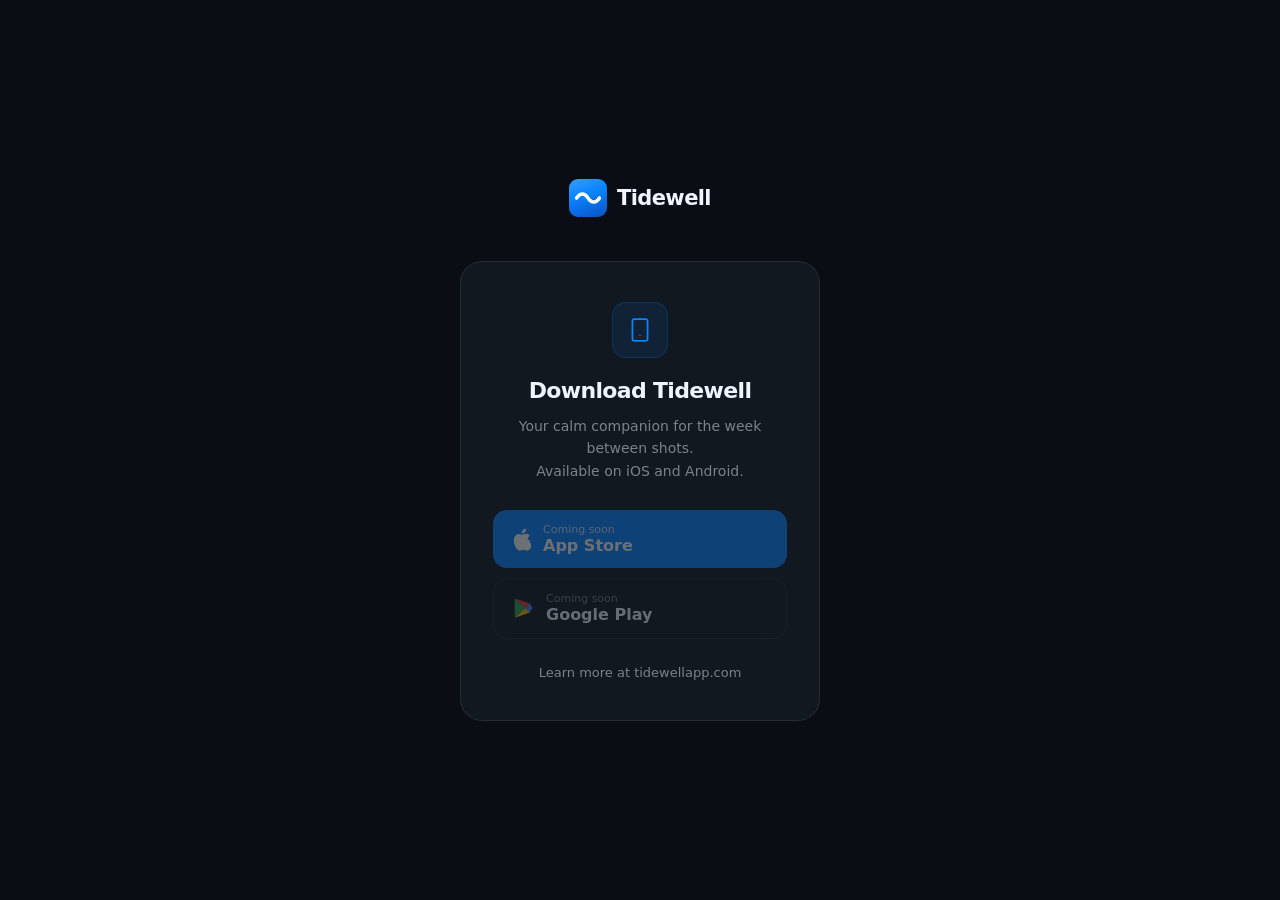
<file: try.html>
<!DOCTYPE html>
<html lang="en">
<head>
  <meta charset="UTF-8">
  <meta name="viewport" content="width=device-width, initial-scale=1.0">
  <title>Download Tidewell</title>

  <!--
    SMART LINK — tidewellapp.com/try
    ─────────────────────────────────────────────────────────────
    When store listings are approved, paste the real URLs below.
    The redirect fires before any rendering — zero flash.
    ─────────────────────────────────────────────────────────────
  -->
  <script>
    (function () {
      var IOS_URL     = '#'; // ← paste App Store URL here when live
      var ANDROID_URL = '#'; // ← paste Google Play URL here when live

      var ua        = navigator.userAgent || '';
      var isIOS     = /iPad|iPhone|iPod/.test(ua) && !window.MSStream;
      var isAndroid = /Android/.test(ua);

      // Fire redirect immediately — before any CSS or DOM paint
      if (isIOS && IOS_URL !== '#')     { window.location.replace(IOS_URL);     }
      if (isAndroid && ANDROID_URL !== '#') { window.location.replace(ANDROID_URL); }

      // Pass state to the page script below
      window.__TW_TRY = { isIOS: isIOS, isAndroid: isAndroid, IOS_URL: IOS_URL, ANDROID_URL: ANDROID_URL };
    })();
  </script>

  <meta property="og:title"       content="Download Tidewell">
  <meta property="og:description" content="Your calm companion for the week between shots. Available on iOS and Android.">
  <meta property="og:type"        content="website">
  <meta property="og:url"         content="https://tidewellapp.com/try">
  <meta name="twitter:card"       content="summary">
  <link rel="canonical"  href="https://tidewellapp.com/try">
  <link rel="icon"       href="assets/favicon.png" type="image/png">
  <link rel="apple-touch-icon" href="assets/icon.png">

  <style>
    *, *::before, *::after { box-sizing: border-box; margin: 0; padding: 0; }

    :root {
      --bg:      #0A0E14;
      --surface: #121820;
      --border:  rgba(255,255,255,0.08);
      --text:    #F0F4FF;
      --muted:   rgba(240,244,255,0.48);
      --blue:    #0A84FF;
      --amber:   #FF9F43;
      --r:       14px;
    }

    html, body {
      min-height: 100svh;
      background: var(--bg);
      color: var(--text);
      font-family: -apple-system, BlinkMacSystemFont, 'Segoe UI', system-ui, sans-serif;
      -webkit-font-smoothing: antialiased;
    }

    body {
      display: flex;
      flex-direction: column;
      align-items: center;
      justify-content: center;
      padding: 40px 24px;
      text-align: center;
    }

    /* ── Logo ─────────────────────────────────────────── */
    .logo {
      display: flex;
      align-items: center;
      gap: 10px;
      text-decoration: none;
      margin-bottom: 44px;
    }
    .logo-icon {
      width: 38px;
      height: 38px;
      border-radius: 9px;
      overflow: hidden;
      flex-shrink: 0;
    }
    .logo-icon img { width: 100%; height: 100%; object-fit: cover; }
    .logo-word {
      font-size: 21px;
      font-weight: 700;
      letter-spacing: -0.03em;
      color: var(--text);
    }

    /* ── Card shell ───────────────────────────────────── */
    .card {
      background: var(--surface);
      border: 1px solid var(--border);
      border-radius: 22px;
      padding: 40px 32px;
      width: 100%;
      max-width: 360px;
    }

    /* ── State visibility ─────────────────────────────── */
    .state { display: none; }
    .state.on { display: block; }

    /* ── Redirecting spinner ──────────────────────────── */
    .spin-wrap {
      display: flex;
      flex-direction: column;
      align-items: center;
      gap: 18px;
      padding: 8px 0;
    }
    .spinner {
      width: 36px;
      height: 36px;
      border: 2.5px solid rgba(10,132,255,0.18);
      border-top-color: var(--blue);
      border-radius: 50%;
      animation: spin 0.75s linear infinite;
    }
    @keyframes spin { to { transform: rotate(360deg); } }
    .spin-label { font-size: 15px; color: var(--muted); line-height: 1.4; }
    .spin-label strong { color: var(--text); font-weight: 600; display: block; margin-bottom: 4px; }

    /* ── Coming-soon state ────────────────────────────── */
    .badge {
      display: inline-flex;
      align-items: center;
      gap: 6px;
      background: rgba(255,159,67,0.1);
      border: 1px solid rgba(255,159,67,0.25);
      color: var(--amber);
      font-size: 11px;
      font-weight: 700;
      letter-spacing: 0.07em;
      text-transform: uppercase;
      border-radius: 20px;
      padding: 4px 11px;
      margin-bottom: 20px;
    }
    .badge::before {
      content: '';
      width: 5px; height: 5px;
      border-radius: 50%;
      background: var(--amber);
    }

    h1 {
      font-size: 22px;
      font-weight: 700;
      letter-spacing: -0.03em;
      line-height: 1.2;
      margin-bottom: 10px;
    }
    .sub {
      font-size: 14px;
      color: var(--muted);
      line-height: 1.6;
      margin-bottom: 28px;
    }
    .sub a { color: var(--blue); text-decoration: none; }

    /* ── Platform icon ────────────────────────────────── */
    .p-icon {
      width: 56px; height: 56px;
      border-radius: var(--r);
      background: rgba(10,132,255,0.1);
      border: 1px solid rgba(10,132,255,0.18);
      display: flex;
      align-items: center;
      justify-content: center;
      margin: 0 auto 20px;
    }
    .p-icon svg { width: 26px; height: 26px; }

    /* ── Store buttons ────────────────────────────────── */
    .store-btn {
      display: flex;
      align-items: center;
      gap: 12px;
      width: 100%;
      border-radius: var(--r);
      padding: 13px 18px;
      text-decoration: none;
      transition: opacity 0.15s, transform 0.12s;
      cursor: pointer;
      margin-bottom: 10px;
    }
    .store-btn:last-of-type { margin-bottom: 0; }
    .store-btn:active { transform: scale(0.98); }
    .store-btn svg { flex-shrink: 0; }
    .store-btn-text { text-align: left; line-height: 1.2; }
    .store-btn-sup  { font-size: 11px; display: block; }
    .store-btn-name { font-size: 16px; font-weight: 700; display: block; }

    .btn-ios {
      background: var(--blue);
      color: #fff;
    }
    .btn-ios:hover { opacity: 0.88; }
    .btn-ios .store-btn-sup { opacity: 0.75; }

    .btn-android {
      background: transparent;
      border: 1px solid var(--border);
      color: var(--text);
    }
    .btn-android:hover { border-color: rgba(255,255,255,0.18); }
    .btn-android .store-btn-sup { color: var(--muted); }

    .btn-disabled {
      opacity: 0.38;
      pointer-events: none;
    }

    /* ── Footer link ──────────────────────────────────── */
    .back {
      display: block;
      margin-top: 26px;
      font-size: 13px;
      color: var(--muted);
      text-decoration: none;
    }
    .back:hover { color: var(--text); }
  </style>
</head>
<body>

  <a href="/" class="logo">
    <div class="logo-icon"><img src="assets/icon.png" alt="Tidewell"></div>
    <span class="logo-word">Tidewell</span>
  </a>

  <!-- ── State A: redirecting (mobile + URL is live) ── -->
  <div class="card state" id="s-redirecting">
    <div class="spin-wrap">
      <div class="spinner"></div>
      <p class="spin-label">
        <strong id="redirect-title">Opening the store&hellip;</strong>
        If nothing happens, tap the button below.
      </p>
      <a id="redirect-fallback-btn" href="#" class="store-btn btn-ios" style="margin-top:8px;">
        <svg viewBox="0 0 17 20" width="20" height="24" fill="currentColor" aria-hidden="true"><path d="M14.12 10.57c-.02-2.15 1.76-3.19 1.84-3.24-1-1.47-2.56-1.67-3.12-1.69-1.33-.14-2.6.79-3.27.79-.67 0-1.7-.77-2.8-.75-1.44.02-2.77.84-3.51 2.12C1.55 10.66 2.6 15.1 4.27 17.5c.84 1.17 1.83 2.49 3.13 2.44 1.26-.05 1.73-.81 3.25-.81 1.52 0 1.95.81 3.27.78 1.35-.02 2.2-1.2 3.02-2.38.96-1.36 1.35-2.69 1.37-2.76-.03-.01-2.61-1-2.63-3.96l-.56-.24zM11.99 4.1C12.66 3.28 13.1 2.15 12.98 1c-.96.04-2.14.64-2.83 1.44C9.5 3.2 8.97 4.36 9.11 5.41c1.07.08 2.17-.55 2.88-1.31z"/></svg>
        <span class="store-btn-text">
          <span class="store-btn-sup" id="redirect-sup">Download on the</span>
          <span class="store-btn-name" id="redirect-store-name">App Store</span>
        </span>
      </a>
    </div>
  </div>

  <!-- ── State B: store not live yet (mobile) ── -->
  <div class="card state" id="s-soon">
    <div class="badge">Coming soon</div>
    <h1>Almost there</h1>
    <p class="sub">
      Tidewell is on its way to the <span id="soon-platform">App Store</span>.
      Email <a href="mailto:support@blackbeltcodelabs.com">support@blackbeltcodelabs.com</a>
      and we'll let you know the moment it's ready to download.
    </p>
    <a href="/" class="back">← tidewellapp.com</a>
  </div>

  <!-- ── State C: desktop / unknown ── -->
  <div class="card state" id="s-desktop">
    <div class="p-icon">
      <svg viewBox="0 0 24 24" fill="none" stroke="#0A84FF" stroke-width="1.6" stroke-linecap="round" stroke-linejoin="round" aria-hidden="true">
        <rect x="5" y="2" width="14" height="20" rx="2"/>
        <circle cx="12" cy="17" r="0.6" fill="#0A84FF" stroke="none"/>
      </svg>
    </div>
    <h1>Download Tidewell</h1>
    <p class="sub">Your calm companion for the week between shots.<br>Available on iOS and Android.</p>

    <a id="d-ios" href="#" class="store-btn btn-ios">
      <svg viewBox="0 0 17 20" width="20" height="24" fill="currentColor" aria-hidden="true"><path d="M14.12 10.57c-.02-2.15 1.76-3.19 1.84-3.24-1-1.47-2.56-1.67-3.12-1.69-1.33-.14-2.6.79-3.27.79-.67 0-1.7-.77-2.8-.75-1.44.02-2.77.84-3.51 2.12C1.55 10.66 2.6 15.1 4.27 17.5c.84 1.17 1.83 2.49 3.13 2.44 1.26-.05 1.73-.81 3.25-.81 1.52 0 1.95.81 3.27.78 1.35-.02 2.2-1.2 3.02-2.38.96-1.36 1.35-2.69 1.37-2.76-.03-.01-2.61-1-2.63-3.96l-.56-.24zM11.99 4.1C12.66 3.28 13.1 2.15 12.98 1c-.96.04-2.14.64-2.83 1.44C9.5 3.2 8.97 4.36 9.11 5.41c1.07.08 2.17-.55 2.88-1.31z"/></svg>
      <span class="store-btn-text">
        <span class="store-btn-sup">Download on the</span>
        <span class="store-btn-name">App Store</span>
      </span>
    </a>

    <a id="d-android" href="#" class="store-btn btn-android">
      <svg viewBox="0 0 24 24" width="22" height="22" aria-hidden="true">
        <path d="M3 1.5v21L14.5 12 3 1.5Z" fill="#34A853"/>
        <path d="M3 1.5L14.5 12 19.5 7 3 1.5Z" fill="#EA4335"/>
        <path d="M3 22.5L14.5 12 19.5 17 3 22.5Z" fill="#FBBC05"/>
        <path d="M19.5 7l3 5-3 5-5-5 5-5Z" fill="#4285F4"/>
      </svg>
      <span class="store-btn-text">
        <span class="store-btn-sup">GET IT ON</span>
        <span class="store-btn-name">Google Play</span>
      </span>
    </a>

    <a href="/" class="back">Learn more at tidewellapp.com</a>
  </div>

  <script>
    (function () {
      var c          = window.__TW_TRY;
      var IOS_URL    = c.IOS_URL;
      var AND_URL    = c.ANDROID_URL;
      var isIOS      = c.isIOS;
      var isAndroid  = c.isAndroid;

      function show(id) { document.getElementById(id).classList.add('on'); }

      /* ── Wire desktop buttons ── */
      var dIOS = document.getElementById('d-ios');
      var dAnd = document.getElementById('d-android');
      if (IOS_URL !== '#') { dIOS.href = IOS_URL; }
      else { dIOS.classList.add('btn-disabled'); dIOS.querySelector('.store-btn-sup').textContent = 'Coming soon'; }

      if (AND_URL !== '#') { dAnd.href = AND_URL; }
      else { dAnd.classList.add('btn-disabled'); dAnd.querySelector('.store-btn-sup').textContent = 'Coming soon'; }

      /* ── Route to correct state ── */
      if (isIOS) {
        if (IOS_URL !== '#') {
          // Redirect already fired in <head>; show spinner + manual fallback button
          document.getElementById('redirect-title').textContent    = 'Opening the App Store…';
          document.getElementById('redirect-sup').textContent      = 'Download on the';
          document.getElementById('redirect-store-name').textContent = 'App Store';
          document.getElementById('redirect-fallback-btn').href    = IOS_URL;
          document.getElementById('redirect-fallback-btn').className = 'store-btn btn-ios';
          show('s-redirecting');
        } else {
          document.getElementById('soon-platform').textContent = 'App Store';
          show('s-soon');
        }

      } else if (isAndroid) {
        if (AND_URL !== '#') {
          document.getElementById('redirect-title').textContent    = 'Opening Google Play…';
          document.getElementById('redirect-sup').textContent      = 'GET IT ON';
          document.getElementById('redirect-store-name').textContent = 'Google Play';
          var fb = document.getElementById('redirect-fallback-btn');
          fb.href = AND_URL;
          fb.className = 'store-btn btn-android';
          show('s-redirecting');
        } else {
          document.getElementById('soon-platform').textContent = 'Google Play';
          show('s-soon');
        }

      } else {
        show('s-desktop');
      }
    })();
  </script>

</body>
</html>
</file>
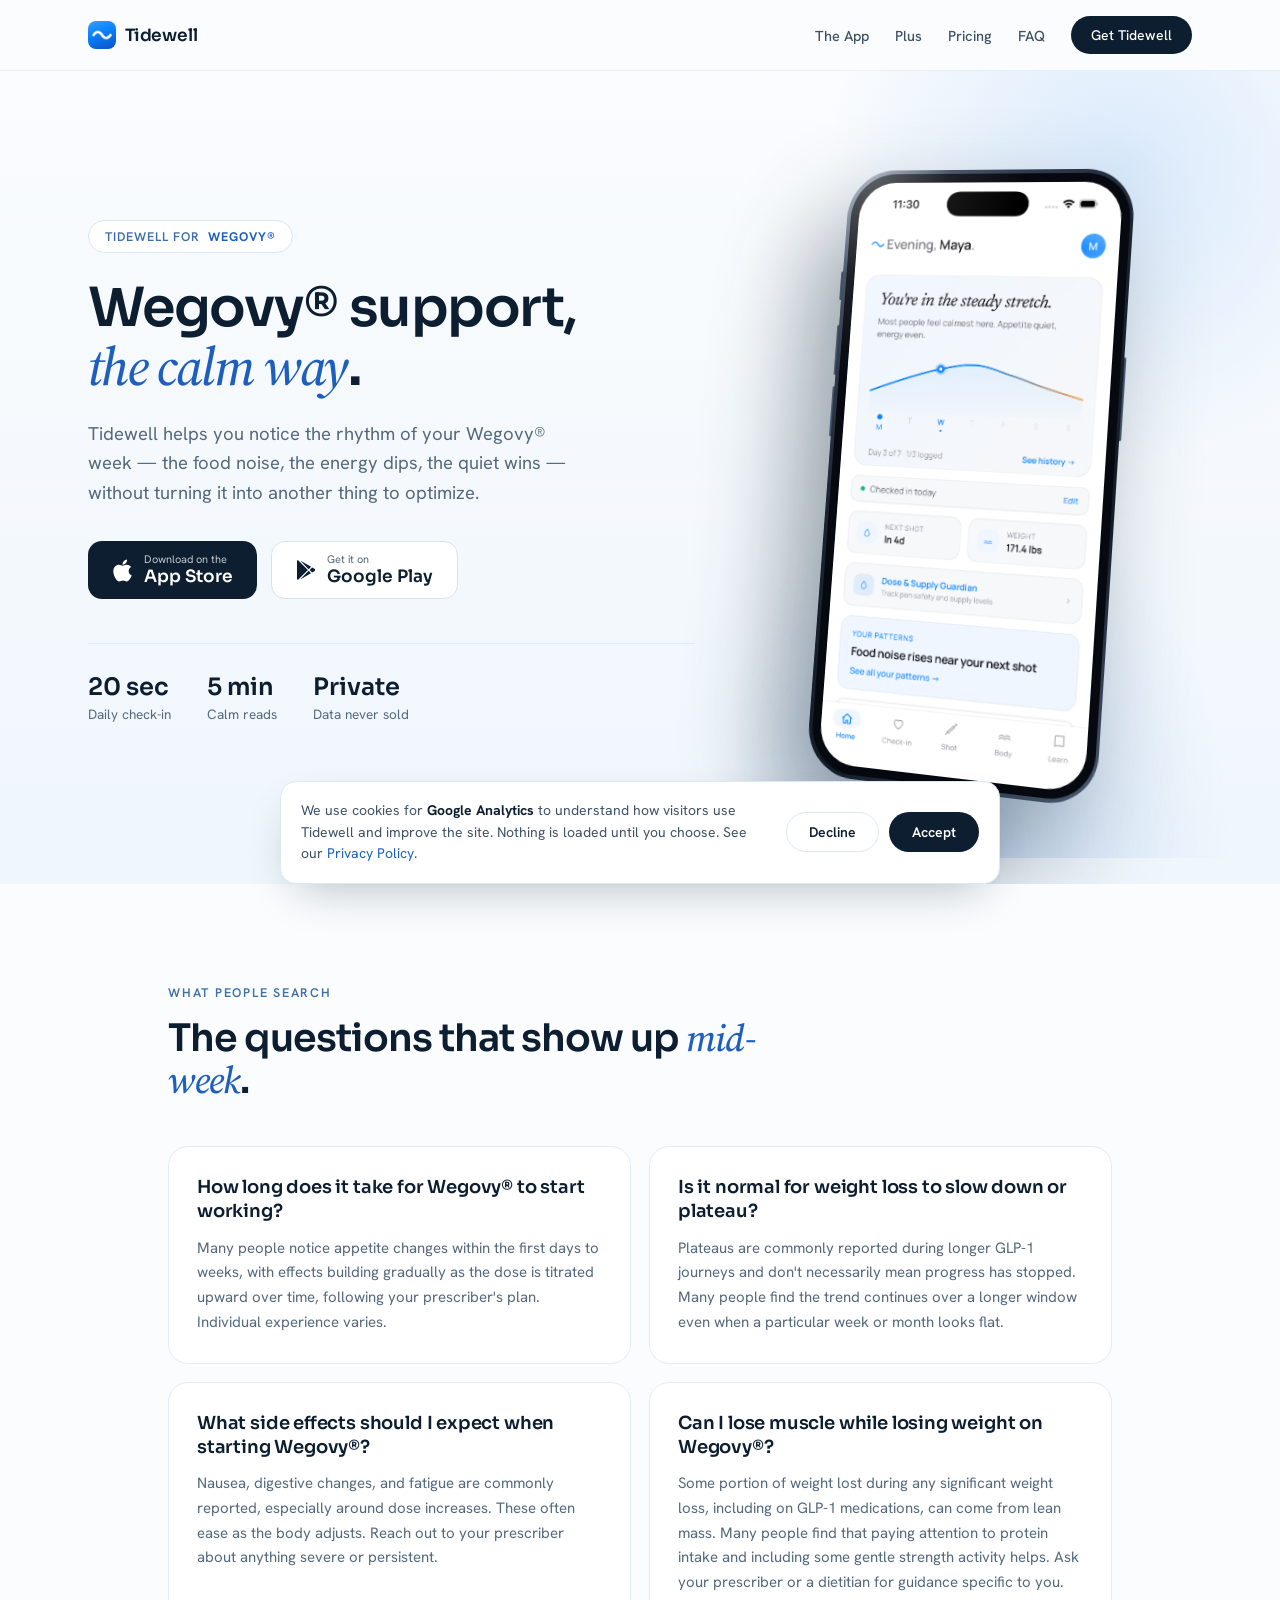
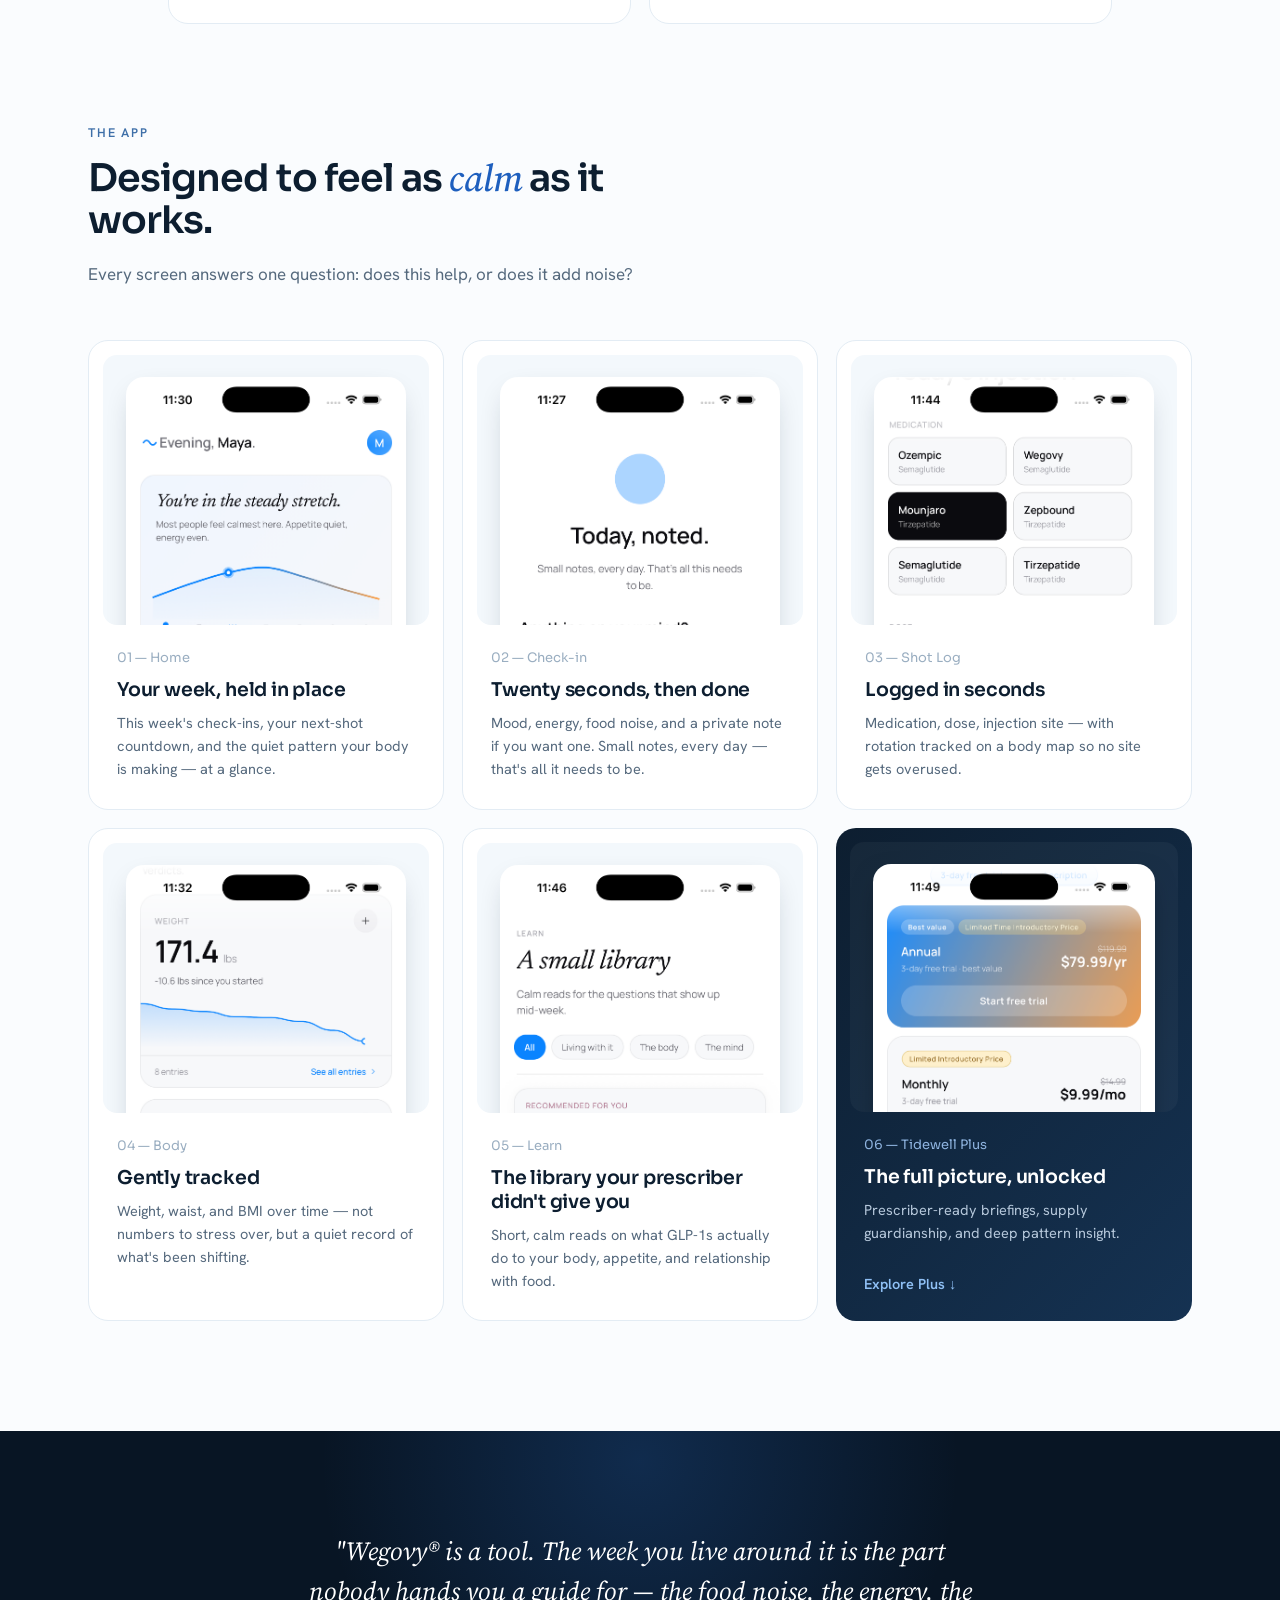
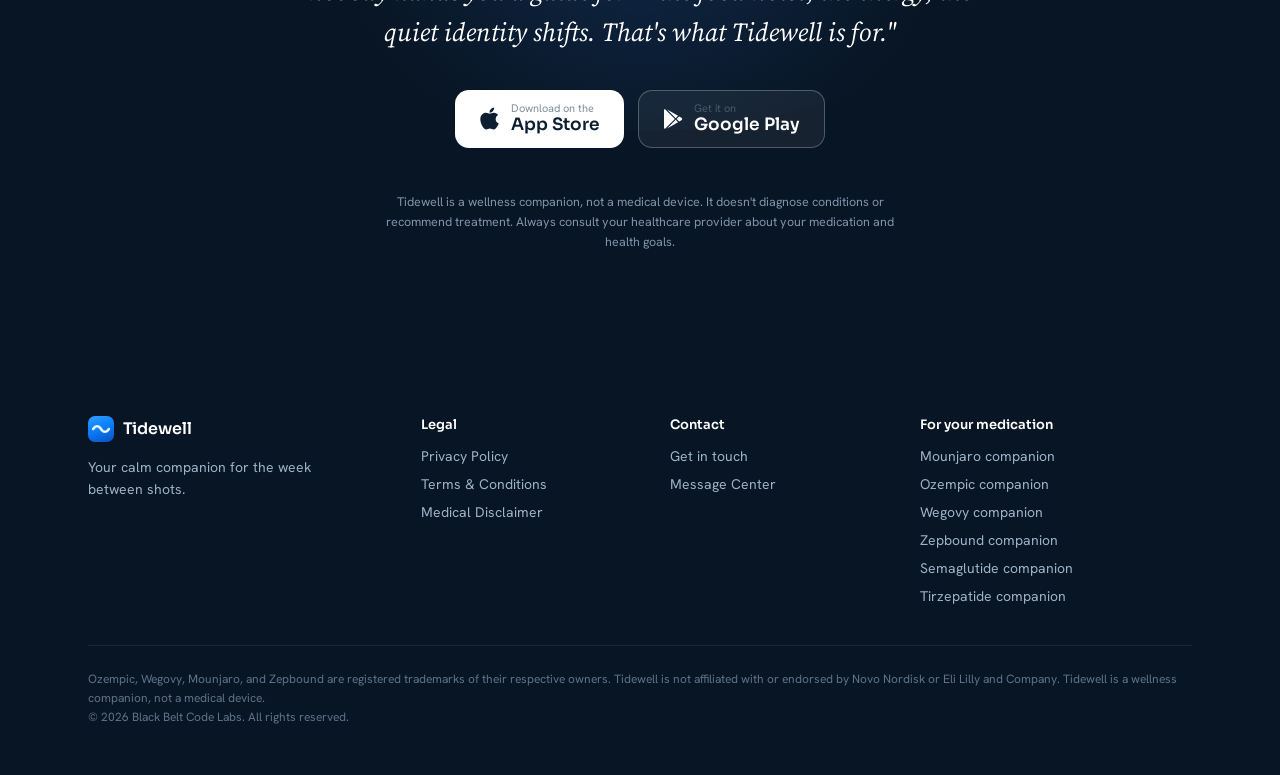
<file: wegovy-companion.html>
<!DOCTYPE html>
<html lang="en">
<head>
  <!-- Analytics: loaded only after cookie consent (see /js/consent.js) -->
  <script src="/js/consent.js" defer></script>
  <meta charset="UTF-8">
  <meta name="viewport" content="width=device-width, initial-scale=1.0">
  <title>Wegovy Companion App — Calm GLP-1 Support | Tidewell</title>
  <meta name="description" content="A calm companion for your Wegovy® journey. Track shots, notice your week, and find steady ground between doses.">
  <meta property="og:title" content="Wegovy Companion App — Calm GLP-1 Support | Tidewell">
  <meta property="og:description" content="A calm companion for your Wegovy® journey. Track shots, notice your week, and find steady ground between doses.">
  <meta property="og:type" content="website">
  <meta property="og:url" content="https://tidewellapp.com/wegovy-companion">
  <meta name="twitter:card" content="summary">
  <link rel="canonical" href="https://tidewellapp.com/wegovy-companion">
  <link rel="icon" href="assets/favicon.png" type="image/png">
  <link rel="apple-touch-icon" href="assets/icon.png">
  <link rel="preconnect" href="https://fonts.googleapis.com">
  <link href="https://fonts.googleapis.com/css2?family=Sora:wght@500;600;700&family=Hanken+Grotesk:ital,wght@0,400;0,500;0,600;1,400&family=Source+Serif+4:ital,opsz,wght@1,8..60,500&display=swap" rel="stylesheet">
  <style>
    html { scroll-behavior: smooth; }
    * { box-sizing: border-box; }
    body { margin:0; background:#FAFCFE; color:#0D1E30; font-family:'Hanken Grotesk',sans-serif; -webkit-font-smoothing:antialiased; overflow-x:hidden; }
    a { color:#2E7BE0; text-decoration:none; }
    a:hover { color:#1E5FBE; }
    img { max-width:100%; }

    @keyframes twFloat { 0%,100% { transform:translateY(0); } 50% { transform:translateY(-14px); } }
    @keyframes twGlow  { 0%,100% { opacity:.55; } 50% { opacity:.85; } }

    .eyebrow { font-size:12.5px; font-weight:600; letter-spacing:.14em; text-transform:uppercase; color:#3E6FA8; }
    .sec-h2 { font-family:Sora,sans-serif; font-weight:600; letter-spacing:-.025em; line-height:1.12; margin:16px 0 0; }
    .sec-h2 em { font-family:'Source Serif 4',serif; font-style:italic; font-weight:500; color:#1E5FBE; }

    /* ── Nav ── */
    .nav { position:sticky; top:0; z-index:50; backdrop-filter:blur(14px); -webkit-backdrop-filter:blur(14px); background:rgba(250,252,254,.82); border-bottom:1px solid #E7EEF5; transition:box-shadow .3s; }
    .nav.scrolled { box-shadow:0 1px 12px rgba(13,30,48,.06); }
    .nav-inner { max-width:1160px; margin:0 auto; display:flex; align-items:center; gap:32px; padding:16px 28px; }
    .nav-brand { display:flex; align-items:center; gap:9px; color:#0D1E30; }
    .nav-brand img { width:28px; height:28px; border-radius:8px; display:block; }
    .nav-brand span { font-family:Sora,sans-serif; font-weight:600; font-size:17px; letter-spacing:-.01em; }
    .nav-links { display:flex; gap:26px; margin-left:auto; align-items:center; font-size:14.5px; font-weight:500; }
    .nav-links a { color:#3E5266; }
    .nav-links a:hover { color:#0D1E30; }
    .nav-links a.nav-cta { background:#0D1E30; color:#fff; padding:10px 20px; border-radius:100px; font-size:14px; transition:background .3s; }
    .nav-links a.nav-cta:hover { background:#1E5FBE; }
    .nav-hamburger { display:none; margin-left:auto; background:none; border:none; cursor:pointer; padding:8px; flex-direction:column; gap:5px; }
    .nav-hamburger span { display:block; width:22px; height:2px; background:#0D1E30; border-radius:2px; }
    .mobile-menu { display:none; position:fixed; inset:61px 0 0 0; z-index:49; background:#FAFCFE; padding:28px; flex-direction:column; gap:22px; font-size:18px; font-weight:500; }
    .mobile-menu.open { display:flex; }
    .mobile-menu a { color:#3E5266; }

    /* ── Store badges ── */
    .store-badge { display:flex; flex-direction:column; justify-content:center; border-radius:14px; padding:11px 24px; line-height:1.2; text-align:left; transition:background .3s,border-color .3s; }
    .store-badge .sb-row { display:flex; align-items:center; gap:11px; }
    .store-badge .sb-text { display:flex; flex-direction:column; }
    .store-badge .sb-sup { font-size:11px; }
    .store-badge .sb-name { font-family:Sora,sans-serif; font-size:17px; font-weight:600; }
    .store-badge.sb-ios { background:#0D1E30; color:#fff; }
    .store-badge.sb-ios:hover { background:#1E5FBE; color:#fff; }
    .store-badge.sb-ios .sb-sup { opacity:.75; }
    .store-badge.sb-android { background:#fff; color:#0D1E30; border:1px solid #D8E2EC; }
    .store-badge.sb-android:hover { border-color:#1E5FBE; color:#0D1E30; }
    .store-badge.sb-android .sb-sup { color:#55697D; }

    /* ── Companion hero ── */
    .chero { position:relative; overflow:hidden; background:linear-gradient(180deg,#FAFCFE 0%,#EFF6FC 100%); }
    .chero-glow { position:absolute; top:-220px; right:-160px; width:640px; height:640px; border-radius:50%; background:radial-gradient(circle,rgba(90,162,242,.20),rgba(90,162,242,0) 65%); animation:twGlow 9s ease-in-out infinite; }
    .chero-grid { max-width:1160px; margin:0 auto; padding:84px 28px 96px; display:grid; grid-template-columns:1.15fr .85fr; gap:48px; align-items:center; position:relative; }
    .chero-pill { display:inline-flex; align-items:center; gap:8px; border:1px solid #D8E6F3; background:#fff; border-radius:100px; padding:7px 16px; font-size:12.5px; font-weight:600; letter-spacing:.08em; text-transform:uppercase; color:#3E6FA8; max-width:100%; }
    .chero-pill .brand { font-weight:700; color:#1E5FBE; }
    .chero h1 { font-family:Sora,sans-serif; font-weight:600; font-size:54px; line-height:1.08; letter-spacing:-.028em; margin:26px 0 0; text-wrap:balance; }
    .chero h1 em { font-family:'Source Serif 4',serif; font-style:italic; font-weight:500; color:#1E5FBE; }
    .chero-sub { font-size:18.5px; line-height:1.6; color:#55697D; margin:22px 0 0; max-width:500px; text-wrap:pretty; }
    .chero-badges { display:flex; gap:14px; margin-top:34px; flex-wrap:wrap; }
    .chero-stats { display:flex; gap:36px; margin-top:44px; padding-top:28px; border-top:1px solid #E0EAF3; }
    .chero-stats .hs-num { font-family:Sora,sans-serif; font-weight:600; font-size:24px; }
    .chero-stats .hs-label { font-size:13.5px; color:#55697D; margin-top:3px; }

    .chero-phone-wrap { display:flex; justify-content:center; position:relative; padding-top:10px; perspective:1400px; }
    .chero-phone-floor { position:absolute; inset:auto -40px -70px -40px; height:400px; background:radial-gradient(ellipse at 50% 100%,rgba(46,123,224,.18),rgba(46,123,224,0) 70%); }
    .chero-phone { width:300px; transform:rotateY(-16deg) rotateX(4deg) rotateZ(3deg); transform-style:preserve-3d; }
    .chero-phone .phone-float { animation:twFloat 7s ease-in-out infinite; position:relative; filter:drop-shadow(-32px 52px 52px rgba(13,30,48,.42)); }
    .chero-phone .phone-btn { position:absolute; width:3px; border-radius:2px; }
    .chero-phone .phone-btn.left { left:-2px; background:linear-gradient(90deg,#5A6B82,#242E3D); }
    .chero-phone .phone-btn.right { right:-2px; background:linear-gradient(90deg,#242E3D,#5A6B82); }
    .chero-phone .frame { background:linear-gradient(135deg,#8C9CB2 0%,#39465A 12%,#1A2330 40%,#141C28 70%,#4A5A72 100%); border-radius:50px; padding:3.5px; position:relative; }
    .chero-phone .screen { background:#060A10; border-radius:46.5px; padding:9px; }
    .chero-phone .screen img { display:block; width:100%; border-radius:38px; }
    .chero-phone .shine { position:absolute; inset:0; border-radius:50px; background:radial-gradient(120% 75% at 8% 0%,rgba(255,255,255,.36) 0%,rgba(255,255,255,.09) 24%,rgba(255,255,255,0) 46%); pointer-events:none; }

    /* ── What people search ── */
    .qa-section { max-width:1000px; margin:0 auto; padding:100px 28px 0; }
    .qa-head { max-width:620px; }
    .qa-head h2 { font-size:38px; }
    .qa-grid { display:grid; grid-template-columns:1fr 1fr; gap:18px; margin-top:44px; }
    .qa-card { background:#fff; border:1px solid #E3ECF4; border-radius:20px; padding:28px; transition:transform .45s cubic-bezier(.2,.6,.2,1),box-shadow .45s,border-color .45s; }
    .qa-card:hover { transform:translateY(-5px); border-color:#B9D3EE; box-shadow:0 18px 36px -20px rgba(13,30,48,.3); }
    .qa-card h3 { font-family:Sora,sans-serif; font-weight:600; font-size:18px; margin:0 0 12px; letter-spacing:-.01em; line-height:1.35; }
    .qa-card p { font-size:15px; line-height:1.65; color:#55697D; margin:0; text-wrap:pretty; }

    /* ── The App ── */
    .app-section { max-width:1160px; margin:0 auto; padding:100px 28px 0; }
    .app-head { max-width:640px; }
    .app-head h2 { font-size:38px; }
    .app-head p { font-size:17px; line-height:1.65; color:#55697D; margin:18px 0 0; text-wrap:pretty; }
    .app-grid { display:grid; grid-template-columns:repeat(3,1fr); gap:18px; margin-top:52px; }
    .app-card { background:#fff; border:1px solid #E3ECF4; border-radius:20px; padding:14px 14px 28px; transition:transform .5s cubic-bezier(.2,.6,.2,1),box-shadow .5s,border-color .5s; display:flex; flex-direction:column; }
    .app-card:hover { border-color:#B9D3EE; box-shadow:0 26px 54px -24px rgba(13,30,48,.32); transform:translateY(-6px); }
    .app-card .shot-window { border-radius:14px; overflow:hidden; height:270px; background:#F3F8FC; }
    .app-card .shot-window img { display:block; width:86%; margin:22px auto 0; border-radius:18px; box-shadow:0 10px 30px -12px rgba(13,30,48,.3); transition:transform .7s cubic-bezier(.2,.6,.2,1); }
    .app-card:hover .shot-window img { transform:scale(1.05) translateY(-8px); }
    .app-card .card-body { padding:24px 14px 0; }
    .app-card .card-index { font-family:Sora,sans-serif; font-size:13px; color:#9AAEC1; }
    .app-card h3 { font-family:Sora,sans-serif; font-weight:600; font-size:19px; margin:12px 0 9px; letter-spacing:-.01em; }
    .app-card p { font-size:14.5px; line-height:1.6; color:#55697D; margin:0; text-wrap:pretty; }
    .app-card.dark { background:linear-gradient(135deg,#0D1E30,#153252); border:none; color:#fff; }
    .app-card.dark .shot-window { background:rgba(255,255,255,.04); }
    .app-card.dark .shot-window img { box-shadow:0 10px 30px -12px rgba(0,0,0,.5); }
    .app-card.dark .card-body { display:flex; flex-direction:column; flex:1; }
    .app-card.dark .card-index { color:#8FB4E0; }
    .app-card.dark p { color:#B6C8DB; }
    .app-card.dark .card-link { color:#8FC0F5; font-weight:600; font-size:14.5px; margin-top:auto; padding-top:16px; }
    .app-card.dark .card-link:hover { color:#fff; }

    /* ── Closing CTA ── */
    .close-cta { margin-top:110px; background:#081524; color:#E9F1F9; position:relative; overflow:hidden; }
    .close-glow { position:absolute; top:-240px; left:50%; transform:translateX(-50%); width:820px; height:540px; border-radius:50%; background:radial-gradient(circle,rgba(46,123,224,.22),rgba(46,123,224,0) 65%); animation:twGlow 10s ease-in-out infinite; }
    .close-inner { max-width:720px; margin:0 auto; padding:100px 28px; text-align:center; position:relative; }
    .close-quote { font-family:'Source Serif 4',serif; font-style:italic; font-size:26px; line-height:1.55; color:#fff; margin:0; text-wrap:pretty; }
    .close-badges { display:flex; gap:14px; justify-content:center; margin-top:38px; flex-wrap:wrap; }
    .close-badges .sb-ios { background:#fff; color:#0D1E30; }
    .close-badges .sb-ios:hover { background:#DCE9F8; color:#0D1E30; }
    .close-badges .sb-ios .sb-sup { color:#55697D; }
    .close-badges .sb-android { background:rgba(255,255,255,.06); color:#fff; border:1px solid rgba(255,255,255,.25); }
    .close-badges .sb-android:hover { border-color:#8FC0F5; color:#fff; }
    .close-badges .sb-android .sb-sup { opacity:.75; }
    .close-disclaimer { font-size:12.5px; line-height:1.6; color:#7E93A9; margin:44px auto 0; max-width:540px; }

    /* ── Footer ── */
    .footer { background:#081524; color:#9DB2C7; }
    .footer a { color:#9DB2C7; }
    .footer a:hover { color:#fff; }
    .footer-grid { max-width:1160px; margin:0 auto; padding:64px 28px 40px; display:grid; grid-template-columns:1.4fr 1fr 1fr 1.3fr; gap:40px; }
    .footer-brand { display:flex; align-items:center; gap:9px; color:#fff; }
    .footer-brand img { width:26px; height:26px; border-radius:7px; display:block; }
    .footer-brand span { font-family:Sora,sans-serif; font-weight:600; font-size:16px; }
    .footer-tagline { font-size:14px; line-height:1.6; margin:14px 0 0; max-width:240px; }
    .footer-col { display:flex; flex-direction:column; gap:10px; font-size:14px; }
    .footer-col .fc-title { font-family:Sora,sans-serif; font-weight:600; font-size:13px; color:#fff; margin-bottom:4px; }
    .footer-legal { max-width:1160px; margin:0 auto; padding:0 28px 48px; }
    .footer-legal p { font-size:12px; line-height:1.6; color:#5E7288; border-top:1px solid rgba(255,255,255,.08); padding-top:24px; margin:0; }

    /* ── Responsive ── */
    @media (max-width:1060px) {
      .chero h1 { font-size:44px; }
    }
    @media (max-width:960px) {
      .chero-grid { grid-template-columns:1fr; padding-top:64px; }
      .chero-phone-wrap { max-width:400px; margin:20px auto 0; width:100%; }
      .app-grid { grid-template-columns:repeat(2,1fr); }
      .footer-grid { grid-template-columns:1fr 1fr; }
    }
    @media (max-width:860px) {
      .nav-links { display:none; }
      .nav-hamburger { display:flex; }
    }
    @media (max-width:700px) {
      .chero h1 { font-size:36px; }
      .chero-pill { font-size:11px; letter-spacing:.05em; border-radius:18px; line-height:1.5; }
      .qa-head h2, .app-head h2 { font-size:30px; }
      .close-quote { font-size:22px; }
      .qa-grid { grid-template-columns:1fr; }
      .app-grid { grid-template-columns:1fr; }
      .chero-stats { gap:24px; }
      .footer-grid { grid-template-columns:1fr; gap:32px; }
    }
  </style>
</head>
<body>

<nav class="nav" aria-label="Main">
  <div class="nav-inner">
    <a href="/" class="nav-brand">
      <img src="assets/icon.png" alt="Tidewell logo">
      <span>Tidewell</span>
    </a>
    <div class="nav-links">
      <a href="/#app">The App</a>
      <a href="/#plus">Plus</a>
      <a href="/#pricing">Pricing</a>
      <a href="/#faq">FAQ</a>
      <a href="/get" class="nav-cta">Get Tidewell</a>
    </div>
    <button class="nav-hamburger" aria-label="Menu" aria-expanded="false"><span></span><span></span><span></span></button>
  </div>
</nav>
<div class="mobile-menu">
  <a href="/#app">The App</a>
  <a href="/#plus">Plus</a>
  <a href="/#pricing">Pricing</a>
  <a href="/#faq">FAQ</a>
  <a href="/get">Get Tidewell</a>
</div>

<header class="chero">
  <div class="chero-glow" aria-hidden="true"></div>
  <div class="chero-grid">
    <div data-reveal>
      <div class="chero-pill">Tidewell for <b class="brand">Wegovy®</b></div>
      <h1>Wegovy® support, <em>the calm way</em>.</h1>
      <p class="chero-sub">Tidewell helps you notice the rhythm of your Wegovy® week — the food noise, the energy dips, the quiet wins — without turning it into another thing to optimize.</p>
      <div class="chero-badges">
        <a href="#" data-cta="ios" class="store-badge sb-ios"><span class="sb-row"><svg width="21" height="25" viewBox="0 0 384 512" aria-hidden="true"><path fill="#fff" d="M318.7 268.7c-.2-36.7 16.4-64.4 50-84.8-18.8-26.9-47.2-41.7-84.7-44.6-35.5-2.7-74.3 20.7-88.5 20.7-15 0-49.4-19.7-76.4-19.7C63.3 141.2 4 184.8 4 273.5q0 39.3 14.4 81.2c12.8 36.7 59 126.7 107.2 125.2 25.2-.6 43-17.9 75.8-17.9 31.8 0 48.3 17.9 76.4 17.9 48.6-.7 90.4-82.5 102.6-119.3-65.2-30.7-61.7-90-61.7-91.9zm-56.6-164.2c27.3-32.4 24.8-61.9 24-72.5-24.1 1.4-52 16.4-67.9 34.9-17.5 19.8-27.8 44.3-25.6 71.9 26.1 2 49.9-11.4 69.5-34.3z"/></svg><span class="sb-text"><span class="sb-sup">Download on the</span><span class="sb-name">App Store</span></span></span></a>
        <a href="#" data-cta="android" class="store-badge sb-android"><span class="sb-row"><svg width="20" height="22" viewBox="0 0 512 512" aria-hidden="true"><path fill="#0D1E30" d="M325.3 234.3L104.6 13l280.8 161.2-60.1 60.1zM47 0C34 6.8 25.3 19.2 25.3 35.3v441.3c0 16.1 8.7 28.5 21.7 35.3l256.6-256L47 0zm425.2 225.6l-58.9-34.1-65.7 64.5 65.7 64.5 58.9-34.1c26.2-15.7 26.2-45.1 0-60.8zM104.6 499l280.8-161.2-60.1-60.1L104.6 499z"/></svg><span class="sb-text"><span class="sb-sup">Get it on</span><span class="sb-name">Google Play</span></span></span></a>
      </div>
      <div class="chero-stats">
        <div><div class="hs-num">20 sec</div><div class="hs-label">Daily check-in</div></div>
        <div><div class="hs-num">5 min</div><div class="hs-label">Calm reads</div></div>
        <div><div class="hs-num">Private</div><div class="hs-label">Data never sold</div></div>
      </div>
    </div>
    <div class="chero-phone-wrap">
      <div class="chero-phone-floor" aria-hidden="true"></div>
      <div class="chero-phone">
        <div class="phone-float">
          <div class="phone-btn left" style="top:17%;height:30px"></div>
          <div class="phone-btn left" style="top:26%;height:52px"></div>
          <div class="phone-btn left" style="top:26%;margin-top:64px;height:52px"></div>
          <div class="phone-btn right" style="top:30%;height:82px"></div>
          <div class="frame">
            <div class="screen"><img src="assets/app-home.png" alt="Tidewell home screen"></div>
            <div class="shine" aria-hidden="true"></div>
          </div>
        </div>
      </div>
    </div>
  </div>
</header>

<section class="qa-section">
  <div class="qa-head" data-reveal>
    <div class="eyebrow">What people search</div>
    <h2 class="sec-h2">The questions that show up <em>mid-week</em>.</h2>
  </div>
  <div class="qa-grid">
    <div class="qa-card" data-reveal>
      <h3>How long does it take for Wegovy® to start working?</h3>
      <p>Many people notice appetite changes within the first days to weeks, with effects building gradually as the dose is titrated upward over time, following your prescriber's plan. Individual experience varies.</p>
    </div>
    <div class="qa-card" data-reveal>
      <h3>Is it normal for weight loss to slow down or plateau?</h3>
      <p>Plateaus are commonly reported during longer GLP-1 journeys and don't necessarily mean progress has stopped. Many people find the trend continues over a longer window even when a particular week or month looks flat.</p>
    </div>
    <div class="qa-card" data-reveal>
      <h3>What side effects should I expect when starting Wegovy®?</h3>
      <p>Nausea, digestive changes, and fatigue are commonly reported, especially around dose increases. These often ease as the body adjusts. Reach out to your prescriber about anything severe or persistent.</p>
    </div>
    <div class="qa-card" data-reveal>
      <h3>Can I lose muscle while losing weight on Wegovy®?</h3>
      <p>Some portion of weight lost during any significant weight loss, including on GLP-1 medications, can come from lean mass. Many people find that paying attention to protein intake and including some gentle strength activity helps. Ask your prescriber or a dietitian for guidance specific to you.</p>
    </div>
  </div>
</section>

<section id="app" class="app-section">
  <div class="app-head" data-reveal>
    <div class="eyebrow">The App</div>
    <h2 class="sec-h2">Designed to feel as <em>calm</em> as it works.</h2>
    <p>Every screen answers one question: does this help, or does it add noise?</p>
  </div>
  <div class="app-grid">
    <div class="app-card" data-reveal>
      <div class="shot-window"><img src="assets/app-home.png" alt="Home screen"></div>
      <div class="card-body">
        <div class="card-index">01 — Home</div>
        <h3>Your week, held in place</h3>
        <p>This week's check-ins, your next-shot countdown, and the quiet pattern your body is making — at a glance.</p>
      </div>
    </div>
    <div class="app-card" data-reveal>
      <div class="shot-window"><img src="assets/app-checkin.png" alt="Check-in complete"></div>
      <div class="card-body">
        <div class="card-index">02 — Check-in</div>
        <h3>Twenty seconds, then done</h3>
        <p>Mood, energy, food noise, and a private note if you want one. Small notes, every day — that's all it needs to be.</p>
      </div>
    </div>
    <div class="app-card" data-reveal>
      <div class="shot-window"><img src="assets/app-shot.png" alt="Shot logging"></div>
      <div class="card-body">
        <div class="card-index">03 — Shot Log</div>
        <h3>Logged in seconds</h3>
        <p>Medication, dose, injection site — with rotation tracked on a body map so no site gets overused.</p>
      </div>
    </div>
    <div class="app-card" data-reveal>
      <div class="shot-window"><img src="assets/app-body.png" alt="Body tracking"></div>
      <div class="card-body">
        <div class="card-index">04 — Body</div>
        <h3>Gently tracked</h3>
        <p>Weight, waist, and BMI over time — not numbers to stress over, but a quiet record of what's been shifting.</p>
      </div>
    </div>
    <div class="app-card" data-reveal>
      <div class="shot-window"><img src="assets/app-learn.png" alt="Learn library"></div>
      <div class="card-body">
        <div class="card-index">05 — Learn</div>
        <h3>The library your prescriber didn't give you</h3>
        <p>Short, calm reads on what GLP-1s actually do to your body, appetite, and relationship with food.</p>
      </div>
    </div>
    <div class="app-card dark" data-reveal>
      <div class="shot-window"><img src="assets/app-membership.png" alt="Tidewell Plus membership"></div>
      <div class="card-body">
        <div class="card-index">06 — Tidewell Plus</div>
        <h3>The full picture, unlocked</h3>
        <p>Prescriber-ready briefings, supply guardianship, and deep pattern insight.</p>
        <a href="/#plus" class="card-link">Explore Plus ↓</a>
      </div>
    </div>
  </div>
</section>

<section id="get" class="close-cta">
  <div class="close-glow" aria-hidden="true"></div>
  <div class="close-inner" data-reveal>
    <p class="close-quote">"Wegovy® is a tool. The week you live around it is the part nobody hands you a guide for — the food noise, the energy, the quiet identity shifts. That's what Tidewell is for."</p>
    <div class="close-badges">
      <a href="#" data-cta="ios" class="store-badge sb-ios"><span class="sb-row"><svg width="21" height="25" viewBox="0 0 384 512" aria-hidden="true"><path fill="#0D1E30" d="M318.7 268.7c-.2-36.7 16.4-64.4 50-84.8-18.8-26.9-47.2-41.7-84.7-44.6-35.5-2.7-74.3 20.7-88.5 20.7-15 0-49.4-19.7-76.4-19.7C63.3 141.2 4 184.8 4 273.5q0 39.3 14.4 81.2c12.8 36.7 59 126.7 107.2 125.2 25.2-.6 43-17.9 75.8-17.9 31.8 0 48.3 17.9 76.4 17.9 48.6-.7 90.4-82.5 102.6-119.3-65.2-30.7-61.7-90-61.7-91.9zm-56.6-164.2c27.3-32.4 24.8-61.9 24-72.5-24.1 1.4-52 16.4-67.9 34.9-17.5 19.8-27.8 44.3-25.6 71.9 26.1 2 49.9-11.4 69.5-34.3z"/></svg><span class="sb-text"><span class="sb-sup">Download on the</span><span class="sb-name">App Store</span></span></span></a>
      <a href="#" data-cta="android" class="store-badge sb-android"><span class="sb-row"><svg width="20" height="22" viewBox="0 0 512 512" aria-hidden="true"><path fill="#fff" d="M325.3 234.3L104.6 13l280.8 161.2-60.1 60.1zM47 0C34 6.8 25.3 19.2 25.3 35.3v441.3c0 16.1 8.7 28.5 21.7 35.3l256.6-256L47 0zm425.2 225.6l-58.9-34.1-65.7 64.5 65.7 64.5 58.9-34.1c26.2-15.7 26.2-45.1 0-60.8zM104.6 499l280.8-161.2-60.1-60.1L104.6 499z"/></svg><span class="sb-text"><span class="sb-sup">Get it on</span><span class="sb-name">Google Play</span></span></span></a>
    </div>
    <p class="close-disclaimer">Tidewell is a wellness companion, not a medical device. It doesn't diagnose conditions or recommend treatment. Always consult your healthcare provider about your medication and health goals.</p>
  </div>
</section>

<footer class="footer">
  <div class="footer-grid">
    <div>
      <div class="footer-brand">
        <img src="assets/icon.png" alt="Tidewell logo">
        <span>Tidewell</span>
      </div>
      <p class="footer-tagline">Your calm companion for the week between shots.</p>
    </div>
    <div class="footer-col">
      <div class="fc-title">Legal</div>
      <a href="/privacy">Privacy Policy</a>
      <a href="/terms">Terms &amp; Conditions</a>
      <a href="/medical-disclaimer">Medical Disclaimer</a>
    </div>
    <div class="footer-col">
      <div class="fc-title">Contact</div>
      <a href="/contact">Get in touch</a>
      <a href="/messages">Message Center</a>
    </div>
    <div class="footer-col">
      <div class="fc-title">For your medication</div>
      <a href="/mounjaro-companion">Mounjaro companion</a>
      <a href="/ozempic-companion">Ozempic companion</a>
      <a href="/wegovy-companion">Wegovy companion</a>
      <a href="/zepbound-companion">Zepbound companion</a>
      <a href="/semaglutide-companion">Semaglutide companion</a>
      <a href="/tirzepatide-companion">Tirzepatide companion</a>
    </div>
  </div>
  <div class="footer-legal">
    <p>Ozempic, Wegovy, Mounjaro, and Zepbound are registered trademarks of their respective owners. Tidewell is not affiliated with or endorsed by Novo Nordisk or Eli Lilly and Company. Tidewell is a wellness companion, not a medical device.<br>© 2026 Black Belt Code Labs. All rights reserved.</p>
  </div>
</footer>

<script src="js/main.js?v=2"></script>
<script>
(function () {
  var hamburger = document.querySelector('.nav-hamburger');
  var mobileMenu = document.querySelector('.mobile-menu');
  if (hamburger && mobileMenu) {
    hamburger.addEventListener('click', function () {
      var open = mobileMenu.classList.toggle('open');
      hamburger.setAttribute('aria-expanded', String(open));
    });
    mobileMenu.querySelectorAll('a').forEach(function (a) {
      a.addEventListener('click', function () {
        mobileMenu.classList.remove('open');
        hamburger.setAttribute('aria-expanded', 'false');
      });
    });
  }

  if (window.matchMedia('(prefers-reduced-motion: reduce)').matches) return;

  var els = document.querySelectorAll('[data-reveal]');
  els.forEach(function (el) {
    el.style.opacity = '0';
    el.style.transform = 'translateY(26px)';
    el.style.transition = 'opacity .85s cubic-bezier(.2,.6,.2,1), transform .85s cubic-bezier(.2,.6,.2,1)';
  });
  var io = new IntersectionObserver(function (entries) {
    entries.forEach(function (e) {
      if (e.isIntersecting) {
        e.target.style.opacity = '1';
        e.target.style.transform = 'none';
        io.unobserve(e.target);
      }
    });
  }, { threshold: 0.1, rootMargin: '0px 0px -6% 0px' });
  els.forEach(function (el) { io.observe(el); });
})();
</script>
<script type="application/ld+json">
{
  "@context": "https://schema.org",
  "@type": "FAQPage",
  "mainEntity": [
    {
      "@type": "Question",
      "name": "How long does it take for Wegovy® to start working?",
      "acceptedAnswer": {
        "@type": "Answer",
        "text": "Many people notice appetite changes within the first days to weeks, with effects building gradually as the dose is titrated upward over time, following your prescriber's plan. Individual experience varies."
      }
    },
    {
      "@type": "Question",
      "name": "Is it normal for weight loss to slow down or plateau?",
      "acceptedAnswer": {
        "@type": "Answer",
        "text": "Plateaus are commonly reported during longer GLP-1 journeys and don't necessarily mean progress has stopped. Many people find the trend continues over a longer window even when a particular week or month looks flat."
      }
    },
    {
      "@type": "Question",
      "name": "What side effects should I expect when starting Wegovy®?",
      "acceptedAnswer": {
        "@type": "Answer",
        "text": "Nausea, digestive changes, and fatigue are commonly reported, especially around dose increases. These often ease as the body adjusts. Reach out to your prescriber about anything severe or persistent."
      }
    },
    {
      "@type": "Question",
      "name": "Can I lose muscle while losing weight on Wegovy®?",
      "acceptedAnswer": {
        "@type": "Answer",
        "text": "Some portion of weight lost during any significant weight loss, including on GLP-1 medications, can come from lean mass. Many people find that paying attention to protein intake and including some gentle strength activity helps. Ask your prescriber or a dietitian for guidance specific to you."
      }
    }
  ]
}
</script>
</body>
</html>
</file>
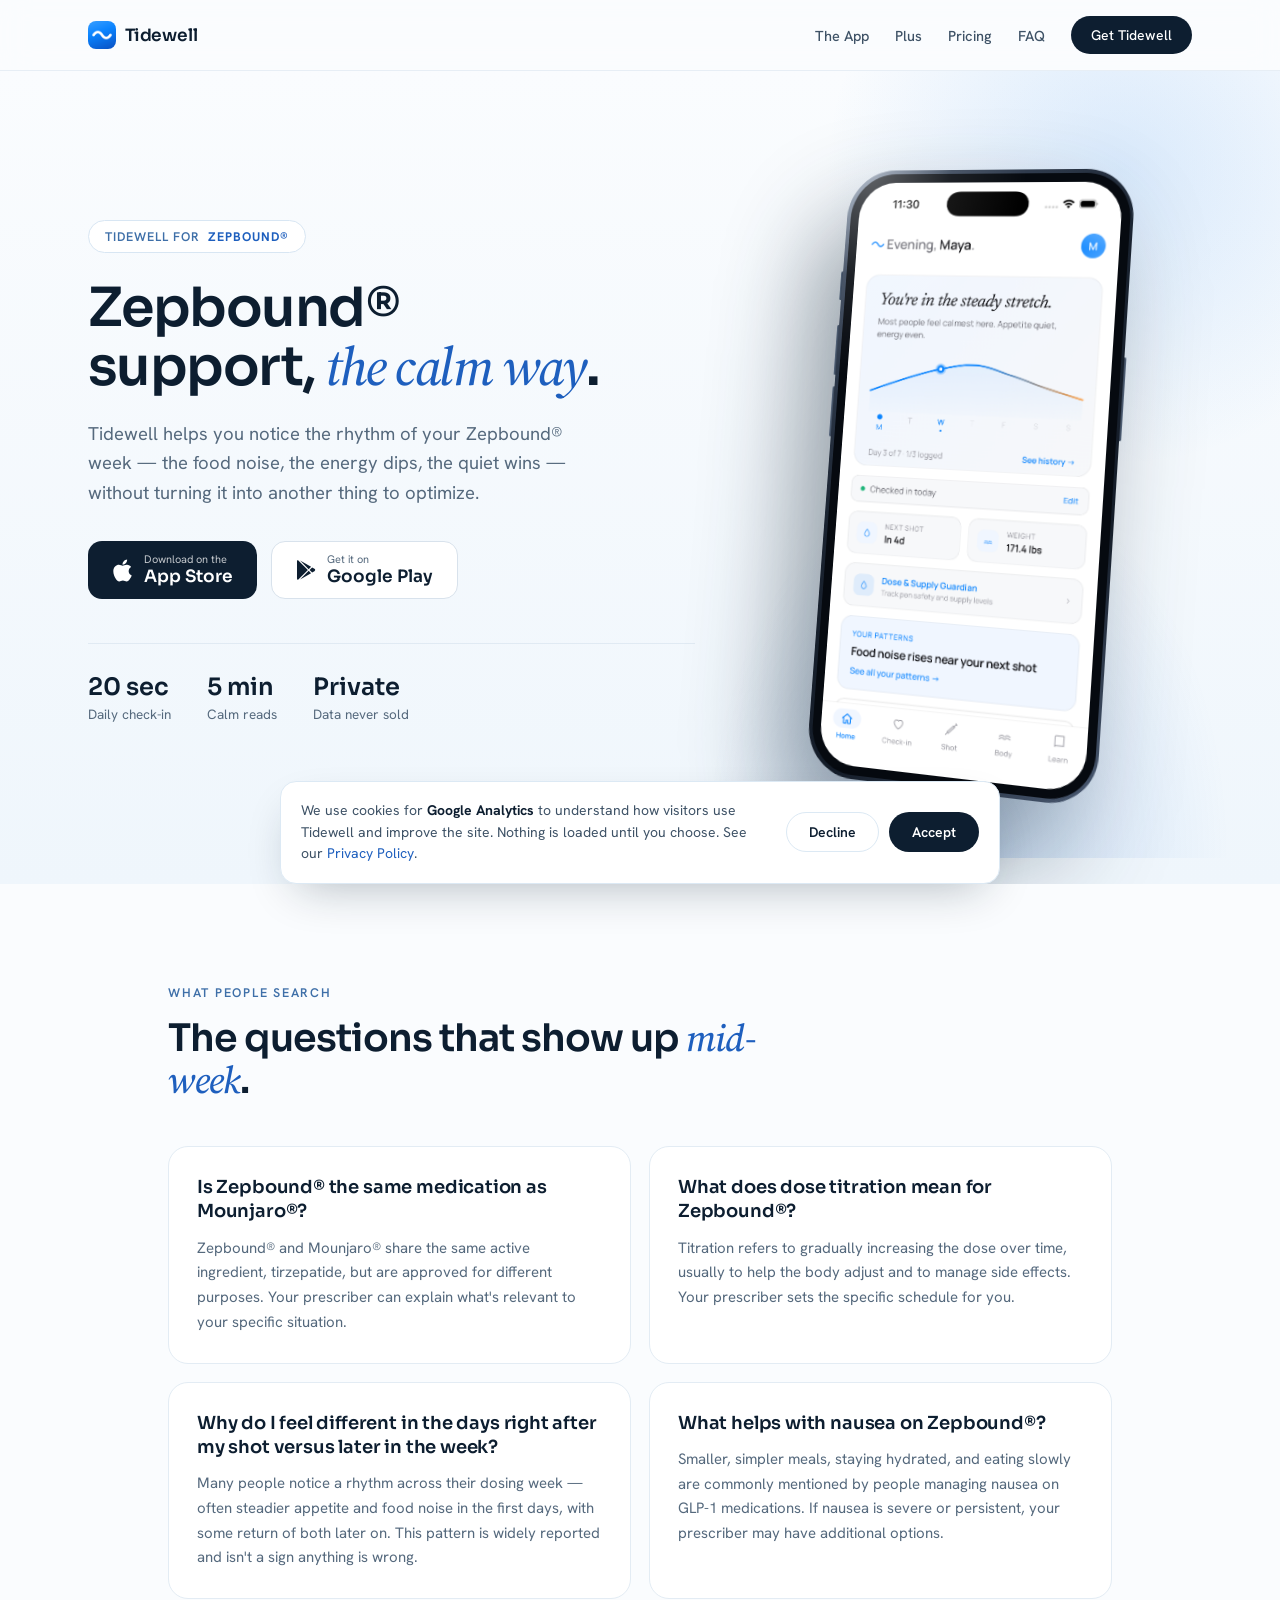
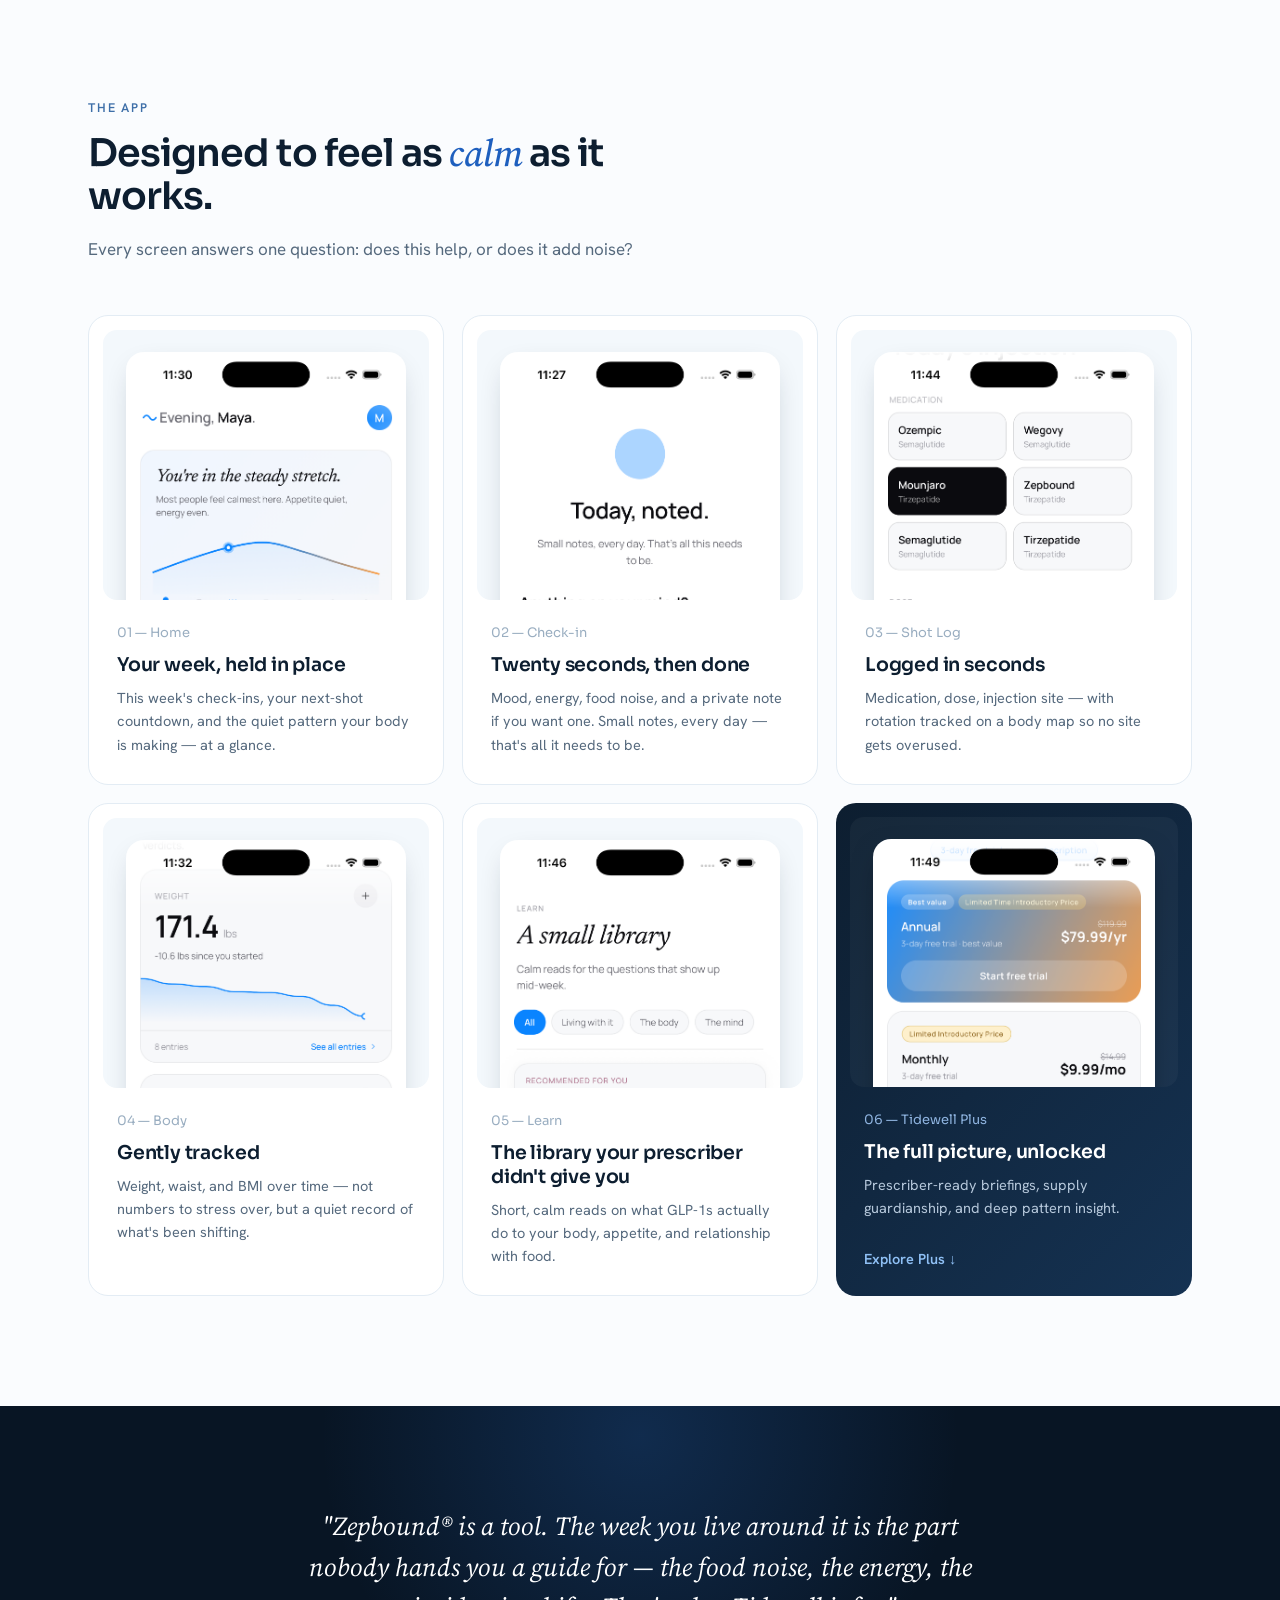
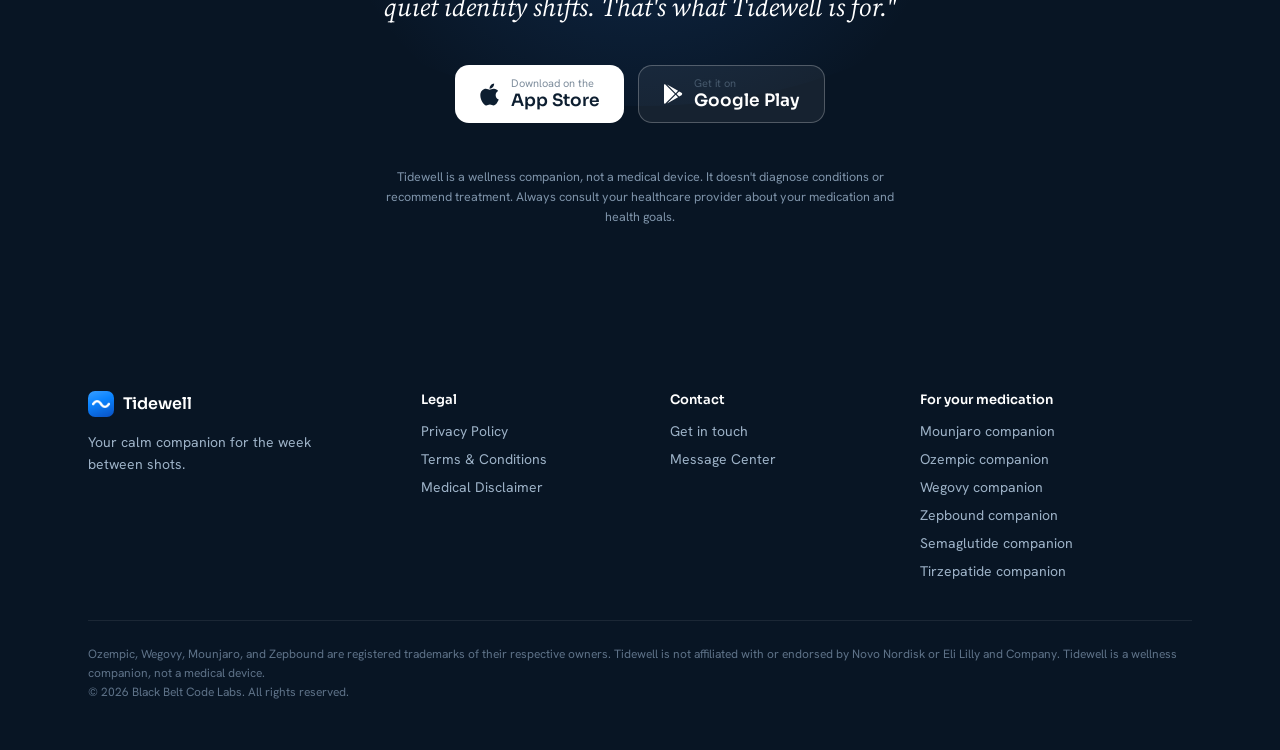
<file: zepbound-companion.html>
<!DOCTYPE html>
<html lang="en">
<head>
  <!-- Analytics: loaded only after cookie consent (see /js/consent.js) -->
  <script src="/js/consent.js" defer></script>
  <meta charset="UTF-8">
  <meta name="viewport" content="width=device-width, initial-scale=1.0">
  <title>Zepbound Companion App — Calm GLP-1 Support | Tidewell</title>
  <meta name="description" content="A calm companion for your Zepbound® journey. Track shots, notice your week, and find steady ground between doses.">
  <meta property="og:title" content="Zepbound Companion App — Calm GLP-1 Support | Tidewell">
  <meta property="og:description" content="A calm companion for your Zepbound® journey. Track shots, notice your week, and find steady ground between doses.">
  <meta property="og:type" content="website">
  <meta property="og:url" content="https://tidewellapp.com/zepbound-companion">
  <meta name="twitter:card" content="summary">
  <link rel="canonical" href="https://tidewellapp.com/zepbound-companion">
  <link rel="icon" href="assets/favicon.png" type="image/png">
  <link rel="apple-touch-icon" href="assets/icon.png">
  <link rel="preconnect" href="https://fonts.googleapis.com">
  <link href="https://fonts.googleapis.com/css2?family=Sora:wght@500;600;700&family=Hanken+Grotesk:ital,wght@0,400;0,500;0,600;1,400&family=Source+Serif+4:ital,opsz,wght@1,8..60,500&display=swap" rel="stylesheet">
  <style>
    html { scroll-behavior: smooth; }
    * { box-sizing: border-box; }
    body { margin:0; background:#FAFCFE; color:#0D1E30; font-family:'Hanken Grotesk',sans-serif; -webkit-font-smoothing:antialiased; overflow-x:hidden; }
    a { color:#2E7BE0; text-decoration:none; }
    a:hover { color:#1E5FBE; }
    img { max-width:100%; }

    @keyframes twFloat { 0%,100% { transform:translateY(0); } 50% { transform:translateY(-14px); } }
    @keyframes twGlow  { 0%,100% { opacity:.55; } 50% { opacity:.85; } }

    .eyebrow { font-size:12.5px; font-weight:600; letter-spacing:.14em; text-transform:uppercase; color:#3E6FA8; }
    .sec-h2 { font-family:Sora,sans-serif; font-weight:600; letter-spacing:-.025em; line-height:1.12; margin:16px 0 0; }
    .sec-h2 em { font-family:'Source Serif 4',serif; font-style:italic; font-weight:500; color:#1E5FBE; }

    /* ── Nav ── */
    .nav { position:sticky; top:0; z-index:50; backdrop-filter:blur(14px); -webkit-backdrop-filter:blur(14px); background:rgba(250,252,254,.82); border-bottom:1px solid #E7EEF5; transition:box-shadow .3s; }
    .nav.scrolled { box-shadow:0 1px 12px rgba(13,30,48,.06); }
    .nav-inner { max-width:1160px; margin:0 auto; display:flex; align-items:center; gap:32px; padding:16px 28px; }
    .nav-brand { display:flex; align-items:center; gap:9px; color:#0D1E30; }
    .nav-brand img { width:28px; height:28px; border-radius:8px; display:block; }
    .nav-brand span { font-family:Sora,sans-serif; font-weight:600; font-size:17px; letter-spacing:-.01em; }
    .nav-links { display:flex; gap:26px; margin-left:auto; align-items:center; font-size:14.5px; font-weight:500; }
    .nav-links a { color:#3E5266; }
    .nav-links a:hover { color:#0D1E30; }
    .nav-links a.nav-cta { background:#0D1E30; color:#fff; padding:10px 20px; border-radius:100px; font-size:14px; transition:background .3s; }
    .nav-links a.nav-cta:hover { background:#1E5FBE; }
    .nav-hamburger { display:none; margin-left:auto; background:none; border:none; cursor:pointer; padding:8px; flex-direction:column; gap:5px; }
    .nav-hamburger span { display:block; width:22px; height:2px; background:#0D1E30; border-radius:2px; }
    .mobile-menu { display:none; position:fixed; inset:61px 0 0 0; z-index:49; background:#FAFCFE; padding:28px; flex-direction:column; gap:22px; font-size:18px; font-weight:500; }
    .mobile-menu.open { display:flex; }
    .mobile-menu a { color:#3E5266; }

    /* ── Store badges ── */
    .store-badge { display:flex; flex-direction:column; justify-content:center; border-radius:14px; padding:11px 24px; line-height:1.2; text-align:left; transition:background .3s,border-color .3s; }
    .store-badge .sb-row { display:flex; align-items:center; gap:11px; }
    .store-badge .sb-text { display:flex; flex-direction:column; }
    .store-badge .sb-sup { font-size:11px; }
    .store-badge .sb-name { font-family:Sora,sans-serif; font-size:17px; font-weight:600; }
    .store-badge.sb-ios { background:#0D1E30; color:#fff; }
    .store-badge.sb-ios:hover { background:#1E5FBE; color:#fff; }
    .store-badge.sb-ios .sb-sup { opacity:.75; }
    .store-badge.sb-android { background:#fff; color:#0D1E30; border:1px solid #D8E2EC; }
    .store-badge.sb-android:hover { border-color:#1E5FBE; color:#0D1E30; }
    .store-badge.sb-android .sb-sup { color:#55697D; }

    /* ── Companion hero ── */
    .chero { position:relative; overflow:hidden; background:linear-gradient(180deg,#FAFCFE 0%,#EFF6FC 100%); }
    .chero-glow { position:absolute; top:-220px; right:-160px; width:640px; height:640px; border-radius:50%; background:radial-gradient(circle,rgba(90,162,242,.20),rgba(90,162,242,0) 65%); animation:twGlow 9s ease-in-out infinite; }
    .chero-grid { max-width:1160px; margin:0 auto; padding:84px 28px 96px; display:grid; grid-template-columns:1.15fr .85fr; gap:48px; align-items:center; position:relative; }
    .chero-pill { display:inline-flex; align-items:center; gap:8px; border:1px solid #D8E6F3; background:#fff; border-radius:100px; padding:7px 16px; font-size:12.5px; font-weight:600; letter-spacing:.08em; text-transform:uppercase; color:#3E6FA8; max-width:100%; }
    .chero-pill .brand { font-weight:700; color:#1E5FBE; }
    .chero h1 { font-family:Sora,sans-serif; font-weight:600; font-size:54px; line-height:1.08; letter-spacing:-.028em; margin:26px 0 0; text-wrap:balance; }
    .chero h1 em { font-family:'Source Serif 4',serif; font-style:italic; font-weight:500; color:#1E5FBE; }
    .chero-sub { font-size:18.5px; line-height:1.6; color:#55697D; margin:22px 0 0; max-width:500px; text-wrap:pretty; }
    .chero-badges { display:flex; gap:14px; margin-top:34px; flex-wrap:wrap; }
    .chero-stats { display:flex; gap:36px; margin-top:44px; padding-top:28px; border-top:1px solid #E0EAF3; }
    .chero-stats .hs-num { font-family:Sora,sans-serif; font-weight:600; font-size:24px; }
    .chero-stats .hs-label { font-size:13.5px; color:#55697D; margin-top:3px; }

    .chero-phone-wrap { display:flex; justify-content:center; position:relative; padding-top:10px; perspective:1400px; }
    .chero-phone-floor { position:absolute; inset:auto -40px -70px -40px; height:400px; background:radial-gradient(ellipse at 50% 100%,rgba(46,123,224,.18),rgba(46,123,224,0) 70%); }
    .chero-phone { width:300px; transform:rotateY(-16deg) rotateX(4deg) rotateZ(3deg); transform-style:preserve-3d; }
    .chero-phone .phone-float { animation:twFloat 7s ease-in-out infinite; position:relative; filter:drop-shadow(-32px 52px 52px rgba(13,30,48,.42)); }
    .chero-phone .phone-btn { position:absolute; width:3px; border-radius:2px; }
    .chero-phone .phone-btn.left { left:-2px; background:linear-gradient(90deg,#5A6B82,#242E3D); }
    .chero-phone .phone-btn.right { right:-2px; background:linear-gradient(90deg,#242E3D,#5A6B82); }
    .chero-phone .frame { background:linear-gradient(135deg,#8C9CB2 0%,#39465A 12%,#1A2330 40%,#141C28 70%,#4A5A72 100%); border-radius:50px; padding:3.5px; position:relative; }
    .chero-phone .screen { background:#060A10; border-radius:46.5px; padding:9px; }
    .chero-phone .screen img { display:block; width:100%; border-radius:38px; }
    .chero-phone .shine { position:absolute; inset:0; border-radius:50px; background:radial-gradient(120% 75% at 8% 0%,rgba(255,255,255,.36) 0%,rgba(255,255,255,.09) 24%,rgba(255,255,255,0) 46%); pointer-events:none; }

    /* ── What people search ── */
    .qa-section { max-width:1000px; margin:0 auto; padding:100px 28px 0; }
    .qa-head { max-width:620px; }
    .qa-head h2 { font-size:38px; }
    .qa-grid { display:grid; grid-template-columns:1fr 1fr; gap:18px; margin-top:44px; }
    .qa-card { background:#fff; border:1px solid #E3ECF4; border-radius:20px; padding:28px; transition:transform .45s cubic-bezier(.2,.6,.2,1),box-shadow .45s,border-color .45s; }
    .qa-card:hover { transform:translateY(-5px); border-color:#B9D3EE; box-shadow:0 18px 36px -20px rgba(13,30,48,.3); }
    .qa-card h3 { font-family:Sora,sans-serif; font-weight:600; font-size:18px; margin:0 0 12px; letter-spacing:-.01em; line-height:1.35; }
    .qa-card p { font-size:15px; line-height:1.65; color:#55697D; margin:0; text-wrap:pretty; }

    /* ── The App ── */
    .app-section { max-width:1160px; margin:0 auto; padding:100px 28px 0; }
    .app-head { max-width:640px; }
    .app-head h2 { font-size:38px; }
    .app-head p { font-size:17px; line-height:1.65; color:#55697D; margin:18px 0 0; text-wrap:pretty; }
    .app-grid { display:grid; grid-template-columns:repeat(3,1fr); gap:18px; margin-top:52px; }
    .app-card { background:#fff; border:1px solid #E3ECF4; border-radius:20px; padding:14px 14px 28px; transition:transform .5s cubic-bezier(.2,.6,.2,1),box-shadow .5s,border-color .5s; display:flex; flex-direction:column; }
    .app-card:hover { border-color:#B9D3EE; box-shadow:0 26px 54px -24px rgba(13,30,48,.32); transform:translateY(-6px); }
    .app-card .shot-window { border-radius:14px; overflow:hidden; height:270px; background:#F3F8FC; }
    .app-card .shot-window img { display:block; width:86%; margin:22px auto 0; border-radius:18px; box-shadow:0 10px 30px -12px rgba(13,30,48,.3); transition:transform .7s cubic-bezier(.2,.6,.2,1); }
    .app-card:hover .shot-window img { transform:scale(1.05) translateY(-8px); }
    .app-card .card-body { padding:24px 14px 0; }
    .app-card .card-index { font-family:Sora,sans-serif; font-size:13px; color:#9AAEC1; }
    .app-card h3 { font-family:Sora,sans-serif; font-weight:600; font-size:19px; margin:12px 0 9px; letter-spacing:-.01em; }
    .app-card p { font-size:14.5px; line-height:1.6; color:#55697D; margin:0; text-wrap:pretty; }
    .app-card.dark { background:linear-gradient(135deg,#0D1E30,#153252); border:none; color:#fff; }
    .app-card.dark .shot-window { background:rgba(255,255,255,.04); }
    .app-card.dark .shot-window img { box-shadow:0 10px 30px -12px rgba(0,0,0,.5); }
    .app-card.dark .card-body { display:flex; flex-direction:column; flex:1; }
    .app-card.dark .card-index { color:#8FB4E0; }
    .app-card.dark p { color:#B6C8DB; }
    .app-card.dark .card-link { color:#8FC0F5; font-weight:600; font-size:14.5px; margin-top:auto; padding-top:16px; }
    .app-card.dark .card-link:hover { color:#fff; }

    /* ── Closing CTA ── */
    .close-cta { margin-top:110px; background:#081524; color:#E9F1F9; position:relative; overflow:hidden; }
    .close-glow { position:absolute; top:-240px; left:50%; transform:translateX(-50%); width:820px; height:540px; border-radius:50%; background:radial-gradient(circle,rgba(46,123,224,.22),rgba(46,123,224,0) 65%); animation:twGlow 10s ease-in-out infinite; }
    .close-inner { max-width:720px; margin:0 auto; padding:100px 28px; text-align:center; position:relative; }
    .close-quote { font-family:'Source Serif 4',serif; font-style:italic; font-size:26px; line-height:1.55; color:#fff; margin:0; text-wrap:pretty; }
    .close-badges { display:flex; gap:14px; justify-content:center; margin-top:38px; flex-wrap:wrap; }
    .close-badges .sb-ios { background:#fff; color:#0D1E30; }
    .close-badges .sb-ios:hover { background:#DCE9F8; color:#0D1E30; }
    .close-badges .sb-ios .sb-sup { color:#55697D; }
    .close-badges .sb-android { background:rgba(255,255,255,.06); color:#fff; border:1px solid rgba(255,255,255,.25); }
    .close-badges .sb-android:hover { border-color:#8FC0F5; color:#fff; }
    .close-badges .sb-android .sb-sup { opacity:.75; }
    .close-disclaimer { font-size:12.5px; line-height:1.6; color:#7E93A9; margin:44px auto 0; max-width:540px; }

    /* ── Footer ── */
    .footer { background:#081524; color:#9DB2C7; }
    .footer a { color:#9DB2C7; }
    .footer a:hover { color:#fff; }
    .footer-grid { max-width:1160px; margin:0 auto; padding:64px 28px 40px; display:grid; grid-template-columns:1.4fr 1fr 1fr 1.3fr; gap:40px; }
    .footer-brand { display:flex; align-items:center; gap:9px; color:#fff; }
    .footer-brand img { width:26px; height:26px; border-radius:7px; display:block; }
    .footer-brand span { font-family:Sora,sans-serif; font-weight:600; font-size:16px; }
    .footer-tagline { font-size:14px; line-height:1.6; margin:14px 0 0; max-width:240px; }
    .footer-col { display:flex; flex-direction:column; gap:10px; font-size:14px; }
    .footer-col .fc-title { font-family:Sora,sans-serif; font-weight:600; font-size:13px; color:#fff; margin-bottom:4px; }
    .footer-legal { max-width:1160px; margin:0 auto; padding:0 28px 48px; }
    .footer-legal p { font-size:12px; line-height:1.6; color:#5E7288; border-top:1px solid rgba(255,255,255,.08); padding-top:24px; margin:0; }

    /* ── Responsive ── */
    @media (max-width:1060px) {
      .chero h1 { font-size:44px; }
    }
    @media (max-width:960px) {
      .chero-grid { grid-template-columns:1fr; padding-top:64px; }
      .chero-phone-wrap { max-width:400px; margin:20px auto 0; width:100%; }
      .app-grid { grid-template-columns:repeat(2,1fr); }
      .footer-grid { grid-template-columns:1fr 1fr; }
    }
    @media (max-width:860px) {
      .nav-links { display:none; }
      .nav-hamburger { display:flex; }
    }
    @media (max-width:700px) {
      .chero h1 { font-size:36px; }
      .chero-pill { font-size:11px; letter-spacing:.05em; border-radius:18px; line-height:1.5; }
      .qa-head h2, .app-head h2 { font-size:30px; }
      .close-quote { font-size:22px; }
      .qa-grid { grid-template-columns:1fr; }
      .app-grid { grid-template-columns:1fr; }
      .chero-stats { gap:24px; }
      .footer-grid { grid-template-columns:1fr; gap:32px; }
    }
  </style>
</head>
<body>

<nav class="nav" aria-label="Main">
  <div class="nav-inner">
    <a href="/" class="nav-brand">
      <img src="assets/icon.png" alt="Tidewell logo">
      <span>Tidewell</span>
    </a>
    <div class="nav-links">
      <a href="/#app">The App</a>
      <a href="/#plus">Plus</a>
      <a href="/#pricing">Pricing</a>
      <a href="/#faq">FAQ</a>
      <a href="/get" class="nav-cta">Get Tidewell</a>
    </div>
    <button class="nav-hamburger" aria-label="Menu" aria-expanded="false"><span></span><span></span><span></span></button>
  </div>
</nav>
<div class="mobile-menu">
  <a href="/#app">The App</a>
  <a href="/#plus">Plus</a>
  <a href="/#pricing">Pricing</a>
  <a href="/#faq">FAQ</a>
  <a href="/get">Get Tidewell</a>
</div>

<header class="chero">
  <div class="chero-glow" aria-hidden="true"></div>
  <div class="chero-grid">
    <div data-reveal>
      <div class="chero-pill">Tidewell for <b class="brand">Zepbound®</b></div>
      <h1>Zepbound® support, <em>the calm way</em>.</h1>
      <p class="chero-sub">Tidewell helps you notice the rhythm of your Zepbound® week — the food noise, the energy dips, the quiet wins — without turning it into another thing to optimize.</p>
      <div class="chero-badges">
        <a href="#" data-cta="ios" class="store-badge sb-ios"><span class="sb-row"><svg width="21" height="25" viewBox="0 0 384 512" aria-hidden="true"><path fill="#fff" d="M318.7 268.7c-.2-36.7 16.4-64.4 50-84.8-18.8-26.9-47.2-41.7-84.7-44.6-35.5-2.7-74.3 20.7-88.5 20.7-15 0-49.4-19.7-76.4-19.7C63.3 141.2 4 184.8 4 273.5q0 39.3 14.4 81.2c12.8 36.7 59 126.7 107.2 125.2 25.2-.6 43-17.9 75.8-17.9 31.8 0 48.3 17.9 76.4 17.9 48.6-.7 90.4-82.5 102.6-119.3-65.2-30.7-61.7-90-61.7-91.9zm-56.6-164.2c27.3-32.4 24.8-61.9 24-72.5-24.1 1.4-52 16.4-67.9 34.9-17.5 19.8-27.8 44.3-25.6 71.9 26.1 2 49.9-11.4 69.5-34.3z"/></svg><span class="sb-text"><span class="sb-sup">Download on the</span><span class="sb-name">App Store</span></span></span></a>
        <a href="#" data-cta="android" class="store-badge sb-android"><span class="sb-row"><svg width="20" height="22" viewBox="0 0 512 512" aria-hidden="true"><path fill="#0D1E30" d="M325.3 234.3L104.6 13l280.8 161.2-60.1 60.1zM47 0C34 6.8 25.3 19.2 25.3 35.3v441.3c0 16.1 8.7 28.5 21.7 35.3l256.6-256L47 0zm425.2 225.6l-58.9-34.1-65.7 64.5 65.7 64.5 58.9-34.1c26.2-15.7 26.2-45.1 0-60.8zM104.6 499l280.8-161.2-60.1-60.1L104.6 499z"/></svg><span class="sb-text"><span class="sb-sup">Get it on</span><span class="sb-name">Google Play</span></span></span></a>
      </div>
      <div class="chero-stats">
        <div><div class="hs-num">20 sec</div><div class="hs-label">Daily check-in</div></div>
        <div><div class="hs-num">5 min</div><div class="hs-label">Calm reads</div></div>
        <div><div class="hs-num">Private</div><div class="hs-label">Data never sold</div></div>
      </div>
    </div>
    <div class="chero-phone-wrap">
      <div class="chero-phone-floor" aria-hidden="true"></div>
      <div class="chero-phone">
        <div class="phone-float">
          <div class="phone-btn left" style="top:17%;height:30px"></div>
          <div class="phone-btn left" style="top:26%;height:52px"></div>
          <div class="phone-btn left" style="top:26%;margin-top:64px;height:52px"></div>
          <div class="phone-btn right" style="top:30%;height:82px"></div>
          <div class="frame">
            <div class="screen"><img src="assets/app-home.png" alt="Tidewell home screen"></div>
            <div class="shine" aria-hidden="true"></div>
          </div>
        </div>
      </div>
    </div>
  </div>
</header>

<section class="qa-section">
  <div class="qa-head" data-reveal>
    <div class="eyebrow">What people search</div>
    <h2 class="sec-h2">The questions that show up <em>mid-week</em>.</h2>
  </div>
  <div class="qa-grid">
    <div class="qa-card" data-reveal>
      <h3>Is Zepbound® the same medication as Mounjaro®?</h3>
      <p>Zepbound® and Mounjaro® share the same active ingredient, tirzepatide, but are approved for different purposes. Your prescriber can explain what's relevant to your specific situation.</p>
    </div>
    <div class="qa-card" data-reveal>
      <h3>What does dose titration mean for Zepbound®?</h3>
      <p>Titration refers to gradually increasing the dose over time, usually to help the body adjust and to manage side effects. Your prescriber sets the specific schedule for you.</p>
    </div>
    <div class="qa-card" data-reveal>
      <h3>Why do I feel different in the days right after my shot versus later in the week?</h3>
      <p>Many people notice a rhythm across their dosing week — often steadier appetite and food noise in the first days, with some return of both later on. This pattern is widely reported and isn't a sign anything is wrong.</p>
    </div>
    <div class="qa-card" data-reveal>
      <h3>What helps with nausea on Zepbound®?</h3>
      <p>Smaller, simpler meals, staying hydrated, and eating slowly are commonly mentioned by people managing nausea on GLP-1 medications. If nausea is severe or persistent, your prescriber may have additional options.</p>
    </div>
  </div>
</section>

<section id="app" class="app-section">
  <div class="app-head" data-reveal>
    <div class="eyebrow">The App</div>
    <h2 class="sec-h2">Designed to feel as <em>calm</em> as it works.</h2>
    <p>Every screen answers one question: does this help, or does it add noise?</p>
  </div>
  <div class="app-grid">
    <div class="app-card" data-reveal>
      <div class="shot-window"><img src="assets/app-home.png" alt="Home screen"></div>
      <div class="card-body">
        <div class="card-index">01 — Home</div>
        <h3>Your week, held in place</h3>
        <p>This week's check-ins, your next-shot countdown, and the quiet pattern your body is making — at a glance.</p>
      </div>
    </div>
    <div class="app-card" data-reveal>
      <div class="shot-window"><img src="assets/app-checkin.png" alt="Check-in complete"></div>
      <div class="card-body">
        <div class="card-index">02 — Check-in</div>
        <h3>Twenty seconds, then done</h3>
        <p>Mood, energy, food noise, and a private note if you want one. Small notes, every day — that's all it needs to be.</p>
      </div>
    </div>
    <div class="app-card" data-reveal>
      <div class="shot-window"><img src="assets/app-shot.png" alt="Shot logging"></div>
      <div class="card-body">
        <div class="card-index">03 — Shot Log</div>
        <h3>Logged in seconds</h3>
        <p>Medication, dose, injection site — with rotation tracked on a body map so no site gets overused.</p>
      </div>
    </div>
    <div class="app-card" data-reveal>
      <div class="shot-window"><img src="assets/app-body.png" alt="Body tracking"></div>
      <div class="card-body">
        <div class="card-index">04 — Body</div>
        <h3>Gently tracked</h3>
        <p>Weight, waist, and BMI over time — not numbers to stress over, but a quiet record of what's been shifting.</p>
      </div>
    </div>
    <div class="app-card" data-reveal>
      <div class="shot-window"><img src="assets/app-learn.png" alt="Learn library"></div>
      <div class="card-body">
        <div class="card-index">05 — Learn</div>
        <h3>The library your prescriber didn't give you</h3>
        <p>Short, calm reads on what GLP-1s actually do to your body, appetite, and relationship with food.</p>
      </div>
    </div>
    <div class="app-card dark" data-reveal>
      <div class="shot-window"><img src="assets/app-membership.png" alt="Tidewell Plus membership"></div>
      <div class="card-body">
        <div class="card-index">06 — Tidewell Plus</div>
        <h3>The full picture, unlocked</h3>
        <p>Prescriber-ready briefings, supply guardianship, and deep pattern insight.</p>
        <a href="/#plus" class="card-link">Explore Plus ↓</a>
      </div>
    </div>
  </div>
</section>

<section id="get" class="close-cta">
  <div class="close-glow" aria-hidden="true"></div>
  <div class="close-inner" data-reveal>
    <p class="close-quote">"Zepbound® is a tool. The week you live around it is the part nobody hands you a guide for — the food noise, the energy, the quiet identity shifts. That's what Tidewell is for."</p>
    <div class="close-badges">
      <a href="#" data-cta="ios" class="store-badge sb-ios"><span class="sb-row"><svg width="21" height="25" viewBox="0 0 384 512" aria-hidden="true"><path fill="#0D1E30" d="M318.7 268.7c-.2-36.7 16.4-64.4 50-84.8-18.8-26.9-47.2-41.7-84.7-44.6-35.5-2.7-74.3 20.7-88.5 20.7-15 0-49.4-19.7-76.4-19.7C63.3 141.2 4 184.8 4 273.5q0 39.3 14.4 81.2c12.8 36.7 59 126.7 107.2 125.2 25.2-.6 43-17.9 75.8-17.9 31.8 0 48.3 17.9 76.4 17.9 48.6-.7 90.4-82.5 102.6-119.3-65.2-30.7-61.7-90-61.7-91.9zm-56.6-164.2c27.3-32.4 24.8-61.9 24-72.5-24.1 1.4-52 16.4-67.9 34.9-17.5 19.8-27.8 44.3-25.6 71.9 26.1 2 49.9-11.4 69.5-34.3z"/></svg><span class="sb-text"><span class="sb-sup">Download on the</span><span class="sb-name">App Store</span></span></span></a>
      <a href="#" data-cta="android" class="store-badge sb-android"><span class="sb-row"><svg width="20" height="22" viewBox="0 0 512 512" aria-hidden="true"><path fill="#fff" d="M325.3 234.3L104.6 13l280.8 161.2-60.1 60.1zM47 0C34 6.8 25.3 19.2 25.3 35.3v441.3c0 16.1 8.7 28.5 21.7 35.3l256.6-256L47 0zm425.2 225.6l-58.9-34.1-65.7 64.5 65.7 64.5 58.9-34.1c26.2-15.7 26.2-45.1 0-60.8zM104.6 499l280.8-161.2-60.1-60.1L104.6 499z"/></svg><span class="sb-text"><span class="sb-sup">Get it on</span><span class="sb-name">Google Play</span></span></span></a>
    </div>
    <p class="close-disclaimer">Tidewell is a wellness companion, not a medical device. It doesn't diagnose conditions or recommend treatment. Always consult your healthcare provider about your medication and health goals.</p>
  </div>
</section>

<footer class="footer">
  <div class="footer-grid">
    <div>
      <div class="footer-brand">
        <img src="assets/icon.png" alt="Tidewell logo">
        <span>Tidewell</span>
      </div>
      <p class="footer-tagline">Your calm companion for the week between shots.</p>
    </div>
    <div class="footer-col">
      <div class="fc-title">Legal</div>
      <a href="/privacy">Privacy Policy</a>
      <a href="/terms">Terms &amp; Conditions</a>
      <a href="/medical-disclaimer">Medical Disclaimer</a>
    </div>
    <div class="footer-col">
      <div class="fc-title">Contact</div>
      <a href="/contact">Get in touch</a>
      <a href="/messages">Message Center</a>
    </div>
    <div class="footer-col">
      <div class="fc-title">For your medication</div>
      <a href="/mounjaro-companion">Mounjaro companion</a>
      <a href="/ozempic-companion">Ozempic companion</a>
      <a href="/wegovy-companion">Wegovy companion</a>
      <a href="/zepbound-companion">Zepbound companion</a>
      <a href="/semaglutide-companion">Semaglutide companion</a>
      <a href="/tirzepatide-companion">Tirzepatide companion</a>
    </div>
  </div>
  <div class="footer-legal">
    <p>Ozempic, Wegovy, Mounjaro, and Zepbound are registered trademarks of their respective owners. Tidewell is not affiliated with or endorsed by Novo Nordisk or Eli Lilly and Company. Tidewell is a wellness companion, not a medical device.<br>© 2026 Black Belt Code Labs. All rights reserved.</p>
  </div>
</footer>

<script src="js/main.js?v=2"></script>
<script>
(function () {
  var hamburger = document.querySelector('.nav-hamburger');
  var mobileMenu = document.querySelector('.mobile-menu');
  if (hamburger && mobileMenu) {
    hamburger.addEventListener('click', function () {
      var open = mobileMenu.classList.toggle('open');
      hamburger.setAttribute('aria-expanded', String(open));
    });
    mobileMenu.querySelectorAll('a').forEach(function (a) {
      a.addEventListener('click', function () {
        mobileMenu.classList.remove('open');
        hamburger.setAttribute('aria-expanded', 'false');
      });
    });
  }

  if (window.matchMedia('(prefers-reduced-motion: reduce)').matches) return;

  var els = document.querySelectorAll('[data-reveal]');
  els.forEach(function (el) {
    el.style.opacity = '0';
    el.style.transform = 'translateY(26px)';
    el.style.transition = 'opacity .85s cubic-bezier(.2,.6,.2,1), transform .85s cubic-bezier(.2,.6,.2,1)';
  });
  var io = new IntersectionObserver(function (entries) {
    entries.forEach(function (e) {
      if (e.isIntersecting) {
        e.target.style.opacity = '1';
        e.target.style.transform = 'none';
        io.unobserve(e.target);
      }
    });
  }, { threshold: 0.1, rootMargin: '0px 0px -6% 0px' });
  els.forEach(function (el) { io.observe(el); });
})();
</script>
<script type="application/ld+json">
{
  "@context": "https://schema.org",
  "@type": "FAQPage",
  "mainEntity": [
    {
      "@type": "Question",
      "name": "Is Zepbound® the same medication as Mounjaro®?",
      "acceptedAnswer": {
        "@type": "Answer",
        "text": "Zepbound® and Mounjaro® share the same active ingredient, tirzepatide, but are approved for different purposes. Your prescriber can explain what's relevant to your specific situation."
      }
    },
    {
      "@type": "Question",
      "name": "What does dose titration mean for Zepbound®?",
      "acceptedAnswer": {
        "@type": "Answer",
        "text": "Titration refers to gradually increasing the dose over time, usually to help the body adjust and to manage side effects. Your prescriber sets the specific schedule for you."
      }
    },
    {
      "@type": "Question",
      "name": "Why do I feel different in the days right after my shot versus later in the week?",
      "acceptedAnswer": {
        "@type": "Answer",
        "text": "Many people notice a rhythm across their dosing week — often steadier appetite and food noise in the first days, with some return of both later on. This pattern is widely reported and isn't a sign anything is wrong."
      }
    },
    {
      "@type": "Question",
      "name": "What helps with nausea on Zepbound®?",
      "acceptedAnswer": {
        "@type": "Answer",
        "text": "Smaller, simpler meals, staying hydrated, and eating slowly are commonly mentioned by people managing nausea on GLP-1 medications. If nausea is severe or persistent, your prescriber may have additional options."
      }
    }
  ]
}
</script>
</body>
</html>
</file>
